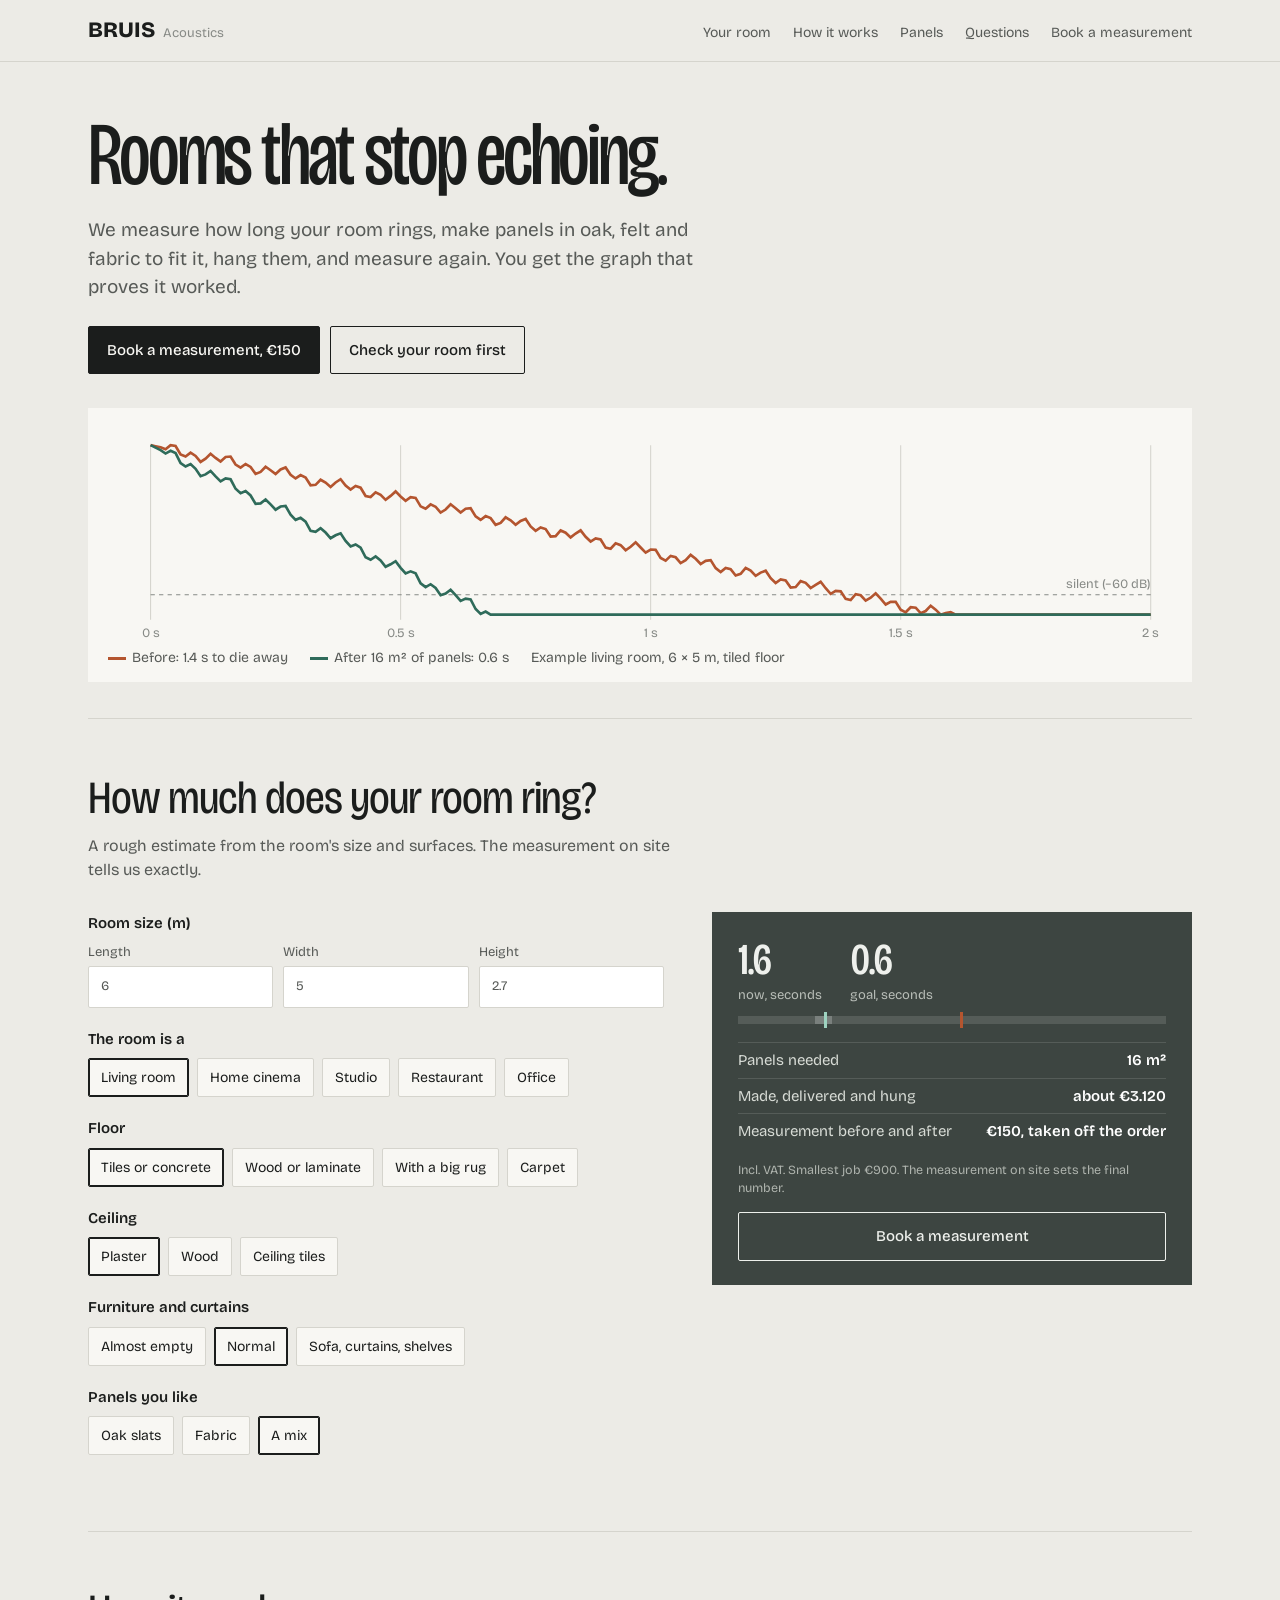
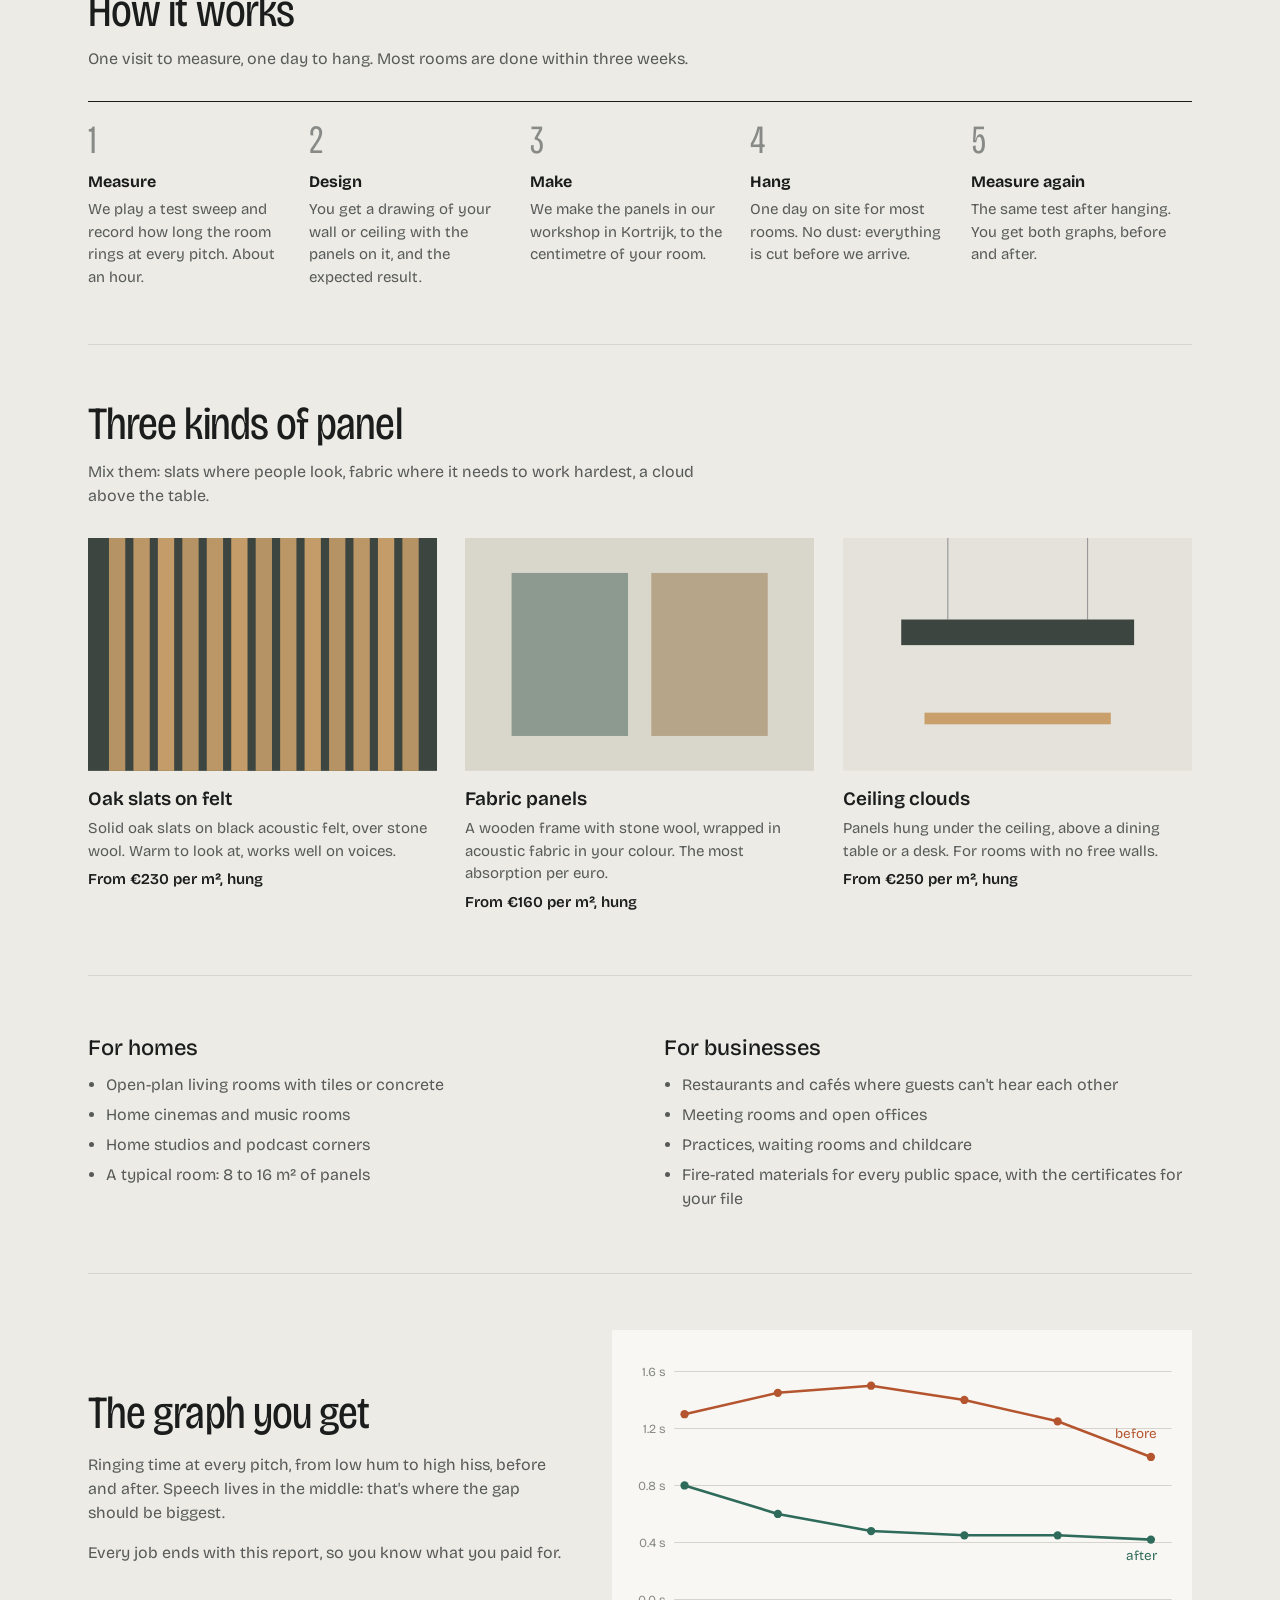
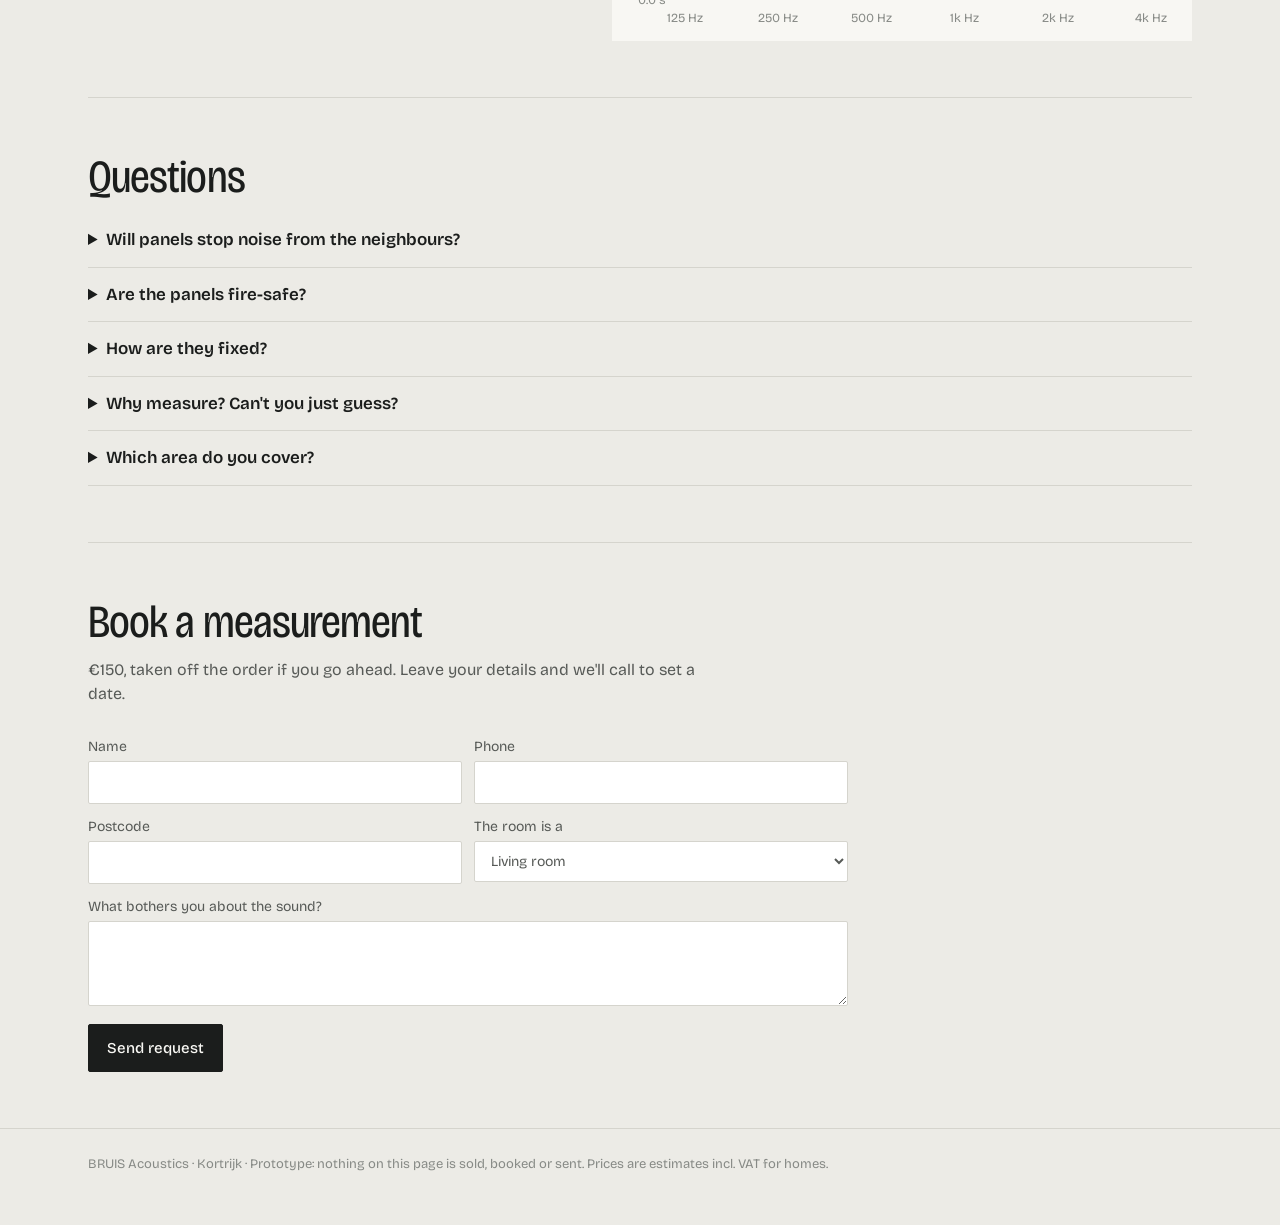
<file: acoustics/index.html>
<!DOCTYPE html>
<html lang="en">
<head>
<meta charset="utf-8">
<meta name="viewport" content="width=device-width, initial-scale=1">
<title>BRUIS Acoustics — quieter rooms, measured (prototype)</title>
<link rel="preconnect" href="https://fonts.googleapis.com">
<link rel="stylesheet" href="https://fonts.googleapis.com/css2?family=Bricolage+Grotesque:opsz,wdth,wght@12..96,75..100,300..800&display=swap">
<style>
:root {
  --bg: #ecebe6; --raised: #f8f7f3; --ink: #1b1d1c; --ink2: #575a57; --ink3: #878a86; --line: #d5d4cd;
  --felt: #3d4541; --oak: #c9a06b; --before: #b4552f; --after: #2f6b5a;
  --f: 'Bricolage Grotesque', system-ui, -apple-system, sans-serif;
}
* { box-sizing: border-box; }
html { scroll-behavior: smooth; }
body { margin: 0; background: var(--bg); color: var(--ink); font-family: var(--f); font-size: 16px; line-height: 1.5; -webkit-font-smoothing: antialiased; }
button, input, select, textarea { font: inherit; color: inherit; }
a { color: inherit; }
:focus-visible { outline: 2px solid var(--ink); outline-offset: 3px; }
.wrap { max-width: 1160px; margin: 0 auto; padding: 0 28px; }
header.top { border-bottom: 1px solid var(--line); position: sticky; top: 0; z-index: 10; background: var(--bg); }
header.top .wrap { display: flex; align-items: baseline; gap: 26px; padding-top: 14px; padding-bottom: 14px; }
.brand { display: flex; gap: 8px; align-items: baseline; text-decoration: none; }
.brand b { font-weight: 800; font-size: 22px; }
.brand small { color: var(--ink3); font-size: 13px; }
nav.links { margin-left: auto; display: flex; gap: 22px; font-size: 14px; }
nav.links a { text-decoration: none; color: var(--ink2); }

/* hero: the echo itself */
.hero { padding: 52px 0 36px; }
h1 { font-weight: 400; font-size: clamp(44px, 7vw, 96px); line-height: 0.92; letter-spacing: -0.035em; margin: 0 0 20px; font-variation-settings: 'wdth' 78, 'opsz' 96; max-width: 11em; }
.lede { font-size: 19px; color: var(--ink2); max-width: 32em; margin: 0 0 24px; }
.btns { display: flex; gap: 10px; flex-wrap: wrap; }
.btn { display: inline-block; border: 1px solid var(--ink); background: none; padding: 12px 18px; border-radius: 2px; cursor: pointer; text-decoration: none; font-weight: 500; font-size: 15px; }
.btn.pri { background: var(--ink); color: var(--raised); }
.decay { margin-top: 34px; background: var(--raised); padding: 18px 20px 14px; }
.decay svg { width: 100%; height: auto; display: block; }
.decay .cap { display: flex; flex-wrap: wrap; gap: 6px 22px; font-size: 14px; color: var(--ink2); margin-top: 8px; }
.decay .cap i { display: inline-block; width: 18px; height: 3px; vertical-align: middle; margin-right: 6px; }

section.block { border-top: 1px solid var(--line); padding: 56px 0; }
h2 { font-weight: 400; font-size: clamp(30px, 3.8vw, 46px); letter-spacing: -0.02em; line-height: 1.02; margin: 0 0 12px; font-variation-settings: 'wdth' 86, 'opsz' 72; }
.sub { color: var(--ink2); max-width: 38em; margin: 0 0 30px; }

/* calculator */
.calc { display: grid; grid-template-columns: 6fr 5fr; gap: 48px; align-items: start; }
.field { margin-bottom: 20px; }
.field > span { display: block; font-size: 15px; font-weight: 600; margin-bottom: 8px; }
.dims { display: grid; grid-template-columns: repeat(3, 1fr); gap: 10px; }
.dims label { font-size: 13px; color: var(--ink2); }
.dims input { width: 100%; border: 1px solid var(--line); background: #fff; padding: 10px 12px; border-radius: 2px; margin-top: 4px; }
.chips { display: flex; flex-wrap: wrap; gap: 8px; }
.chip { border: 1px solid var(--line); background: var(--raised); padding: 8px 12px; border-radius: 2px; cursor: pointer; font-size: 14px; }
.chip[aria-pressed=true] { border-color: var(--ink); box-shadow: inset 0 0 0 1px var(--ink); }
.res { background: var(--felt); color: #eef0ec; padding: 24px 26px; position: sticky; top: 76px; }
.res .big { display: flex; gap: 28px; align-items: baseline; margin-bottom: 14px; }
.res .big div { line-height: 1.1; }
.res .big b { display: block; font-size: 44px; font-weight: 500; font-variation-settings: 'wdth' 80; letter-spacing: -0.02em; }
.res .big small { color: #b9beb8; font-size: 13px; }
.res .row { display: flex; justify-content: space-between; padding: 6px 0; font-size: 15px; color: #d7dbd5; border-top: 1px solid rgba(255,255,255,.12); }
.res .row b { color: #fff; font-weight: 600; }
.res .note { font-size: 12.5px; color: #aeb3ad; margin: 12px 0 0; }
.res .btn { border-color: #eef0ec; color: #eef0ec; width: 100%; text-align: center; margin-top: 14px; }
.meter { height: 8px; background: rgba(255,255,255,.12); position: relative; margin: 4px 0 18px; }
.meter i { position: absolute; top: -4px; width: 3px; height: 16px; }
.meter .t { position: absolute; top: 0; height: 8px; background: rgba(255,255,255,.22); }

/* steps */
.steps { list-style: none; counter-reset: s; margin: 0; padding: 0; display: grid; grid-template-columns: repeat(5, 1fr); gap: 0; border-top: 1px solid var(--ink); }
.steps li { counter-increment: s; padding: 18px 18px 0 0; }
.steps li::before { content: counter(s); display: block; font-size: 40px; font-weight: 300; line-height: 1; margin-bottom: 10px; color: var(--ink3); font-variation-settings: 'wdth' 75; }
.steps b { display: block; margin-bottom: 4px; }
.steps p { margin: 0; color: var(--ink2); font-size: 15px; }

/* panels */
.panels { display: grid; grid-template-columns: repeat(3, 1fr); gap: 28px; }
.panel svg { width: 100%; height: auto; display: block; background: var(--raised); }
.panel h3 { margin: 14px 0 4px; font-size: 19px; font-weight: 600; }
.panel p { margin: 0 0 6px; color: var(--ink2); font-size: 15px; }
.panel .pr { color: var(--ink); font-weight: 600; }

.two { display: grid; grid-template-columns: 1fr 1fr; gap: 48px; }
.two h3 { font-size: 22px; font-weight: 500; margin: 0 0 8px; }
.two ul { margin: 0; padding-left: 18px; color: var(--ink2); }
.two li { margin-bottom: 6px; }

.proof { display: grid; grid-template-columns: 5fr 6fr; gap: 40px; align-items: center; }
.proof svg { width: 100%; height: auto; background: var(--raised); }
.proof p { color: var(--ink2); }

.faq details { border-bottom: 1px solid var(--line); padding: 14px 0; }
.faq summary { cursor: pointer; font-weight: 600; font-size: 17px; }
.faq p { color: var(--ink2); margin: 8px 0 0; max-width: 46em; }

form.ask { display: grid; grid-template-columns: 1fr 1fr; gap: 12px; max-width: 760px; }
form.ask label { font-size: 14px; color: var(--ink2); }
form.ask input, form.ask select, form.ask textarea { width: 100%; border: 1px solid var(--line); background: #fff; padding: 10px 12px; border-radius: 2px; margin-top: 4px; }
form.ask .full { grid-column: 1 / -1; }
#sent { margin: 12px 0 0; font-weight: 600; }

footer { border-top: 1px solid var(--line); padding: 26px 0 50px; color: var(--ink3); font-size: 13px; }

@media (max-width: 860px) {
  nav.links { display: none; }
  .calc, .two, .proof { grid-template-columns: 1fr; }
  .res { position: static; }
  .steps { grid-template-columns: 1fr 1fr; }
  .panels { grid-template-columns: 1fr; }
}
@media (max-width: 520px) {
  .wrap { padding: 0 18px; }
  .dims { grid-template-columns: 1fr 1fr 1fr; gap: 6px; }
  .steps { grid-template-columns: 1fr; }
  form.ask { grid-template-columns: 1fr; }
  .res .big b { font-size: 36px; }
}
@media (prefers-reduced-motion: reduce) { * { animation: none !important; transition: none !important; } }
</style>
</head>
<body>
<header class="top"><div class="wrap">
  <a class="brand" href="#"><b>BRUIS</b><small>Acoustics</small></a>
  <nav class="links"><a href="#calc">Your room</a><a href="#how">How it works</a><a href="#panels">Panels</a><a href="#faq">Questions</a><a href="#ask">Book a measurement</a></nav>
</div></header>

<main class="wrap">
  <section class="hero">
    <h1>Rooms that stop echoing.</h1>
    <p class="lede">We measure how long your room rings, make panels in oak, felt and fabric to fit it, hang them, and measure again. You get the graph that proves it worked.</p>
    <div class="btns"><a class="btn pri" href="#ask">Book a measurement, €150</a><a class="btn" href="#calc">Check your room first</a></div>
    <div class="decay" aria-label="Example: how long a clap rings in a room before and after panels">
      <svg viewBox="0 0 1000 200" role="img" aria-labelledby="dt">
        <title id="dt">Sound level after a clap: before, it takes 1.4 seconds to die away; after, 0.6 seconds</title>
        <g id="hgrid"></g>
        <path id="hb" fill="none" stroke="var(--before)" stroke-width="2.5"/>
        <path id="ha" fill="none" stroke="var(--after)" stroke-width="2.5"/>
      </svg>
      <div class="cap"><span><i style="background:var(--before)"></i>Before: 1.4 s to die away</span><span><i style="background:var(--after)"></i>After 16 m² of panels: 0.6 s</span><span>Example living room, 6 × 5 m, tiled floor</span></div>
    </div>
  </section>

  <section class="block" id="calc">
    <h2>How much does your room ring?</h2>
    <p class="sub">A rough estimate from the room's size and surfaces. The measurement on site tells us exactly.</p>
    <div class="calc">
      <div>
        <div class="field"><span>Room size (m)</span>
          <div class="dims">
            <label>Length<input type="number" id="L" min="2" max="40" step="0.1" value="6"></label>
            <label>Width<input type="number" id="W" min="2" max="40" step="0.1" value="5"></label>
            <label>Height<input type="number" id="H" min="2" max="8" step="0.1" value="2.7"></label>
          </div>
        </div>
        <div class="field"><span>The room is a</span><div class="chips" data-k="use"></div></div>
        <div class="field"><span>Floor</span><div class="chips" data-k="floor"></div></div>
        <div class="field"><span>Ceiling</span><div class="chips" data-k="ceil"></div></div>
        <div class="field"><span>Furniture and curtains</span><div class="chips" data-k="furn"></div></div>
        <div class="field"><span>Panels you like</span><div class="chips" data-k="panel"></div></div>
      </div>
      <aside class="res" aria-live="polite">
        <div class="big"><div><b id="rtNow">–</b><small>now, seconds</small></div><div><b id="rtGoal">–</b><small>goal, seconds</small></div></div>
        <div class="meter" aria-hidden="true"><span class="t" id="mT"></span><i id="mNow" style="background:var(--before)"></i><i id="mGoal" style="background:#9ed3c0"></i></div>
        <div class="row"><span>Panels needed</span><b id="m2">–</b></div>
        <div class="row"><span>Made, delivered and hung</span><b id="pr">–</b></div>
        <div class="row"><span>Measurement before and after</span><b>€150, taken off the order</b></div>
        <p class="note" id="vat"></p>
        <a class="btn" href="#ask">Book a measurement</a>
      </aside>
    </div>
  </section>

  <section class="block" id="how">
    <h2>How it works</h2>
    <p class="sub">One visit to measure, one day to hang. Most rooms are done within three weeks.</p>
    <ol class="steps">
      <li><b>Measure</b><p>We play a test sweep and record how long the room rings at every pitch. About an hour.</p></li>
      <li><b>Design</b><p>You get a drawing of your wall or ceiling with the panels on it, and the expected result.</p></li>
      <li><b>Make</b><p>We make the panels in our workshop in Kortrijk, to the centimetre of your room.</p></li>
      <li><b>Hang</b><p>One day on site for most rooms. No dust: everything is cut before we arrive.</p></li>
      <li><b>Measure again</b><p>The same test after hanging. You get both graphs, before and after.</p></li>
    </ol>
  </section>

  <section class="block" id="panels">
    <h2>Three kinds of panel</h2>
    <p class="sub">Mix them: slats where people look, fabric where it needs to work hardest, a cloud above the table.</p>
    <div class="panels">
      <div class="panel">
        <svg viewBox="0 0 300 200" aria-hidden="true"><rect width="300" height="200" fill="var(--felt)"/><g id="slats"></g></svg>
        <h3>Oak slats on felt</h3><p>Solid oak slats on black acoustic felt, over stone wool. Warm to look at, works well on voices.</p><p class="pr">From €230 per m², hung</p>
      </div>
      <div class="panel">
        <svg viewBox="0 0 300 200" aria-hidden="true"><rect width="300" height="200" fill="#d9d6cc"/><rect x="40" y="30" width="100" height="140" fill="#8c9a8f"/><rect x="160" y="30" width="100" height="140" fill="#b7a58a"/></svg>
        <h3>Fabric panels</h3><p>A wooden frame with stone wool, wrapped in acoustic fabric in your colour. The most absorption per euro.</p><p class="pr">From €160 per m², hung</p>
      </div>
      <div class="panel">
        <svg viewBox="0 0 300 200" aria-hidden="true"><rect width="300" height="200" fill="#e4e2db"/><line x1="90" y1="0" x2="90" y2="70" stroke="#999" /><line x1="210" y1="0" x2="210" y2="70" stroke="#999"/><rect x="50" y="70" width="200" height="22" fill="var(--felt)"/><rect x="70" y="150" width="160" height="10" fill="var(--oak)"/></svg>
        <h3>Ceiling clouds</h3><p>Panels hung under the ceiling, above a dining table or a desk. For rooms with no free walls.</p><p class="pr">From €250 per m², hung</p>
      </div>
    </div>
  </section>

  <section class="block">
    <div class="two">
      <div><h3>For homes</h3><ul>
        <li>Open-plan living rooms with tiles or concrete</li>
        <li>Home cinemas and music rooms</li>
        <li>Home studios and podcast corners</li>
        <li>A typical room: 8 to 16 m² of panels</li>
      </ul></div>
      <div><h3>For businesses</h3><ul>
        <li>Restaurants and cafés where guests can't hear each other</li>
        <li>Meeting rooms and open offices</li>
        <li>Practices, waiting rooms and childcare</li>
        <li>Fire-rated materials for every public space, with the certificates for your file</li>
      </ul></div>
    </div>
  </section>

  <section class="block">
    <div class="proof">
      <div>
        <h2>The graph you get</h2>
        <p>Ringing time at every pitch, from low hum to high hiss, before and after. Speech lives in the middle: that's where the gap should be biggest.</p>
        <p>Every job ends with this report, so you know what you paid for.</p>
      </div>
      <svg viewBox="0 0 560 300" role="img" aria-labelledby="pt"><title id="pt">Example report: ringing time per pitch before and after panels</title><g id="proof"></g></svg>
    </div>
  </section>

  <section class="block faq" id="faq">
    <h2>Questions</h2>
    <details><summary>Will panels stop noise from the neighbours?</summary><p>No. Panels stop echo inside the room. Keeping sound out of a room is soundproofing, which means building work. We'll tell you honestly if that's what you need.</p></details>
    <details><summary>Are the panels fire-safe?</summary><p>For restaurants, offices and other public spaces we only use materials with an official fire rating (at least B-s2, d0) and give you the certificates. Oak slats for public spaces get a fire-retardant treatment.</p></details>
    <details><summary>How are they fixed?</summary><p>Screwed to the wall or hung from the ceiling on cables. They come off again without damage, apart from a few screw holes.</p></details>
    <details><summary>Why measure? Can't you just guess?</summary><p>A guess puts too much or too little on the wall. Measuring shows which pitches ring, where, and how much panel you really need. You pay for less panel, not more.</p></details>
    <details><summary>Which area do you cover?</summary><p>Kortrijk and the rest of West and East Flanders. Further away on request, with a travel cost by distance.</p></details>
  </section>

  <section class="block" id="ask">
    <h2>Book a measurement</h2>
    <p class="sub">€150, taken off the order if you go ahead. Leave your details and we'll call to set a date.</p>
    <form class="ask" id="form">
      <label>Name<input required name="n" autocomplete="name"></label>
      <label>Phone<input required name="p" type="tel" autocomplete="tel"></label>
      <label>Postcode<input required name="z" inputmode="numeric" autocomplete="postal-code"></label>
      <label>The room is a<select name="r"><option>Living room</option><option>Home cinema or studio</option><option>Restaurant or café</option><option>Office or meeting room</option><option>Something else</option></select></label>
      <label class="full">What bothers you about the sound?<textarea name="t" rows="3"></textarea></label>
      <div class="full"><button class="btn pri" type="submit">Send request</button><p id="sent" hidden>Request noted. This is a prototype: nothing was sent.</p></div>
    </form>
  </section>
</main>
<footer><div class="wrap">BRUIS Acoustics · Kortrijk · Prototype: nothing on this page is sold, booked or sent. Prices are estimates incl. VAT for homes.</div></footer>

<script>
/* Sabine's formula: ringing time = 0.161 × room volume ÷ total absorption */
const OPTS = {
  use: [['living', 'Living room', 0.6], ['cinema', 'Home cinema', 0.35], ['studio', 'Studio', 0.3], ['resto', 'Restaurant', 0.6], ['office', 'Office', 0.5]],
  floor: [['tile', 'Tiles or concrete', 0.02], ['wood', 'Wood or laminate', 0.07], ['rug', 'With a big rug', 0.15], ['carpet', 'Carpet', 0.3]],
  ceil: [['plaster', 'Plaster', 0.03], ['wood', 'Wood', 0.08], ['tiles', 'Ceiling tiles', 0.5]],
  furn: [['bare', 'Almost empty', 0.07], ['normal', 'Normal', 0.15], ['full', 'Sofa, curtains, shelves', 0.25]],
  panel: [['slat', 'Oak slats', 230, 0.8], ['fabric', 'Fabric', 160, 0.95], ['mix', 'A mix', 195, 0.88]]
};
const S = { use: 'living', floor: 'tile', ceil: 'plaster', furn: 'normal', panel: 'mix' };
const get = k => OPTS[k].find(o => o[0] === S[k]);
document.querySelectorAll('.chips').forEach(box => {
  const k = box.dataset.k;
  box.innerHTML = OPTS[k].map(o => `<button type="button" class="chip" data-v="${o[0]}">${o[1]}</button>`).join('');
  box.addEventListener('click', e => { const b = e.target.closest('.chip'); if (!b) return; S[k] = b.dataset.v; calc(); });
});
['L', 'W', 'H'].forEach(id => document.getElementById(id).addEventListener('input', calc));
const eur = n => '€' + Math.round(n).toLocaleString('nl-BE');
function calc() {
  document.querySelectorAll('.chips').forEach(box => box.querySelectorAll('.chip').forEach(b => b.setAttribute('aria-pressed', b.dataset.v === S[box.dataset.k])));
  const L = Math.max(2, +document.getElementById('L').value || 0), W = Math.max(2, +document.getElementById('W').value || 0), H = Math.max(2, +document.getElementById('H').value || 0);
  const V = L * W * H, floor = L * W, walls = 2 * (L + W) * H;
  const A0 = floor * get('floor')[2] + floor * get('ceil')[2] + walls * 0.04 + floor * get('furn')[2];
  const now = 0.161 * V / A0, goal = get('use')[2];
  const p = get('panel'), need = Math.max(0, (0.161 * V / goal - A0) / (p[3] - 0.04));
  const m2 = Math.ceil(need);
  document.getElementById('rtNow').textContent = now.toFixed(1);
  document.getElementById('rtGoal').textContent = goal.toFixed(1);
  document.getElementById('m2').textContent = m2 ? `${m2} m²` : 'none needed';
  const price = m2 ? Math.max(900, m2 * p[2]) : 0;
  document.getElementById('pr').textContent = m2 ? `about ${eur(price)}` : '–';
  document.getElementById('vat').textContent = S.use === 'resto' || S.use === 'office'
    ? 'Business prices are the same amount excl. VAT if BRUIS charges VAT. Fire-rated materials included.'
    : 'Incl. VAT. Smallest job €900. The measurement on site sets the final number.';
  const max = 3, pos = v => Math.min(100, v / max * 100) + '%';
  document.getElementById('mNow').style.left = pos(now);
  document.getElementById('mGoal').style.left = pos(goal);
  const t = document.getElementById('mT'); t.style.left = pos(goal * 0.9); t.style.width = (goal * 0.2 / max * 100) + '%';
}
calc();

/* hero decay curves: level in dB falls by 60 dB over the ringing time */
(function () {
  const W = 1000, H = 200, T = 2, top = 18, bot = 182, y = db => top + (-db / 70) * (bot - top), x = t => 40 + t / T * (W - 60);
  const curve = rt => { let d = ''; for (let i = 0; i <= 200; i++) { const t = i / 200 * T; const n = Math.sin(i * 1.7) * 1.6 + Math.sin(i * 0.53) * 1.1; const db = Math.max(-68, -60 * t / rt + (t > 0.02 ? n : 0)); d += (i ? 'L' : 'M') + x(t).toFixed(1) + ' ' + y(db).toFixed(1); } return d; };
  document.getElementById('hb').setAttribute('d', curve(1.4));
  document.getElementById('ha').setAttribute('d', curve(0.6));
  let g = '';
  for (let s = 0; s <= T; s += 0.5) g += `<line x1="${x(s)}" x2="${x(s)}" y1="${top}" y2="${bot}" stroke="var(--line)"/><text x="${x(s)}" y="198" font-size="12" text-anchor="middle" fill="var(--ink3)">${s} s</text>`;
  g += `<line x1="40" x2="${W - 20}" y1="${y(-60)}" y2="${y(-60)}" stroke="var(--ink3)" stroke-dasharray="4 4"/><text x="${W - 20}" y="${y(-60) - 6}" font-size="12" text-anchor="end" fill="var(--ink3)">silent (−60 dB)</text>`;
  document.getElementById('hgrid').innerHTML = g;
})();

/* slats */
(function () { let s = ''; for (let i = 0; i < 13; i++) s += `<rect x="${18 + i * 21}" y="0" width="14" height="200" fill="var(--oak)" opacity="${0.86 + (i % 3) * 0.05}"/>`; document.getElementById('slats').innerHTML = s; })();

/* proof chart: ringing time per octave */
(function () {
  const f = ['125', '250', '500', '1k', '2k', '4k'], b = [1.3, 1.45, 1.5, 1.4, 1.25, 1.0], a = [0.8, 0.6, 0.48, 0.45, 0.45, 0.42];
  const X = i => 70 + i * 90, Y = v => 260 - v / 1.6 * 220;
  let s = '';
  for (let v = 0; v <= 1.6; v += 0.4) s += `<line x1="60" x2="540" y1="${Y(v)}" y2="${Y(v)}" stroke="var(--line)"/><text x="52" y="${Y(v) + 4}" font-size="12" text-anchor="end" fill="var(--ink3)">${v.toFixed(1)} s</text>`;
  f.forEach((l, i) => s += `<text x="${X(i)}" y="282" font-size="12" text-anchor="middle" fill="var(--ink3)">${l} Hz</text>`);
  const line = (d, c) => `<polyline fill="none" stroke="${c}" stroke-width="2.5" points="${d.map((v, i) => X(i) + ',' + Y(v)).join(' ')}"/>` + d.map((v, i) => `<circle cx="${X(i)}" cy="${Y(v)}" r="4" fill="${c}"/>`).join('');
  s += line(b, 'var(--before)') + line(a, 'var(--after)');
  s += `<text x="${X(5) + 6}" y="${Y(b[5]) - 10}" font-size="13" text-anchor="end" fill="var(--before)" dy="-8">before</text><text x="${X(5) + 6}" y="${Y(a[5]) + 20}" font-size="13" text-anchor="end" fill="var(--after)">after</text>`;
  document.getElementById('proof').innerHTML = s;
})();

document.getElementById('form').addEventListener('submit', e => { e.preventDefault(); document.getElementById('sent').hidden = false; });
</script>
</body>
</html>
</file>
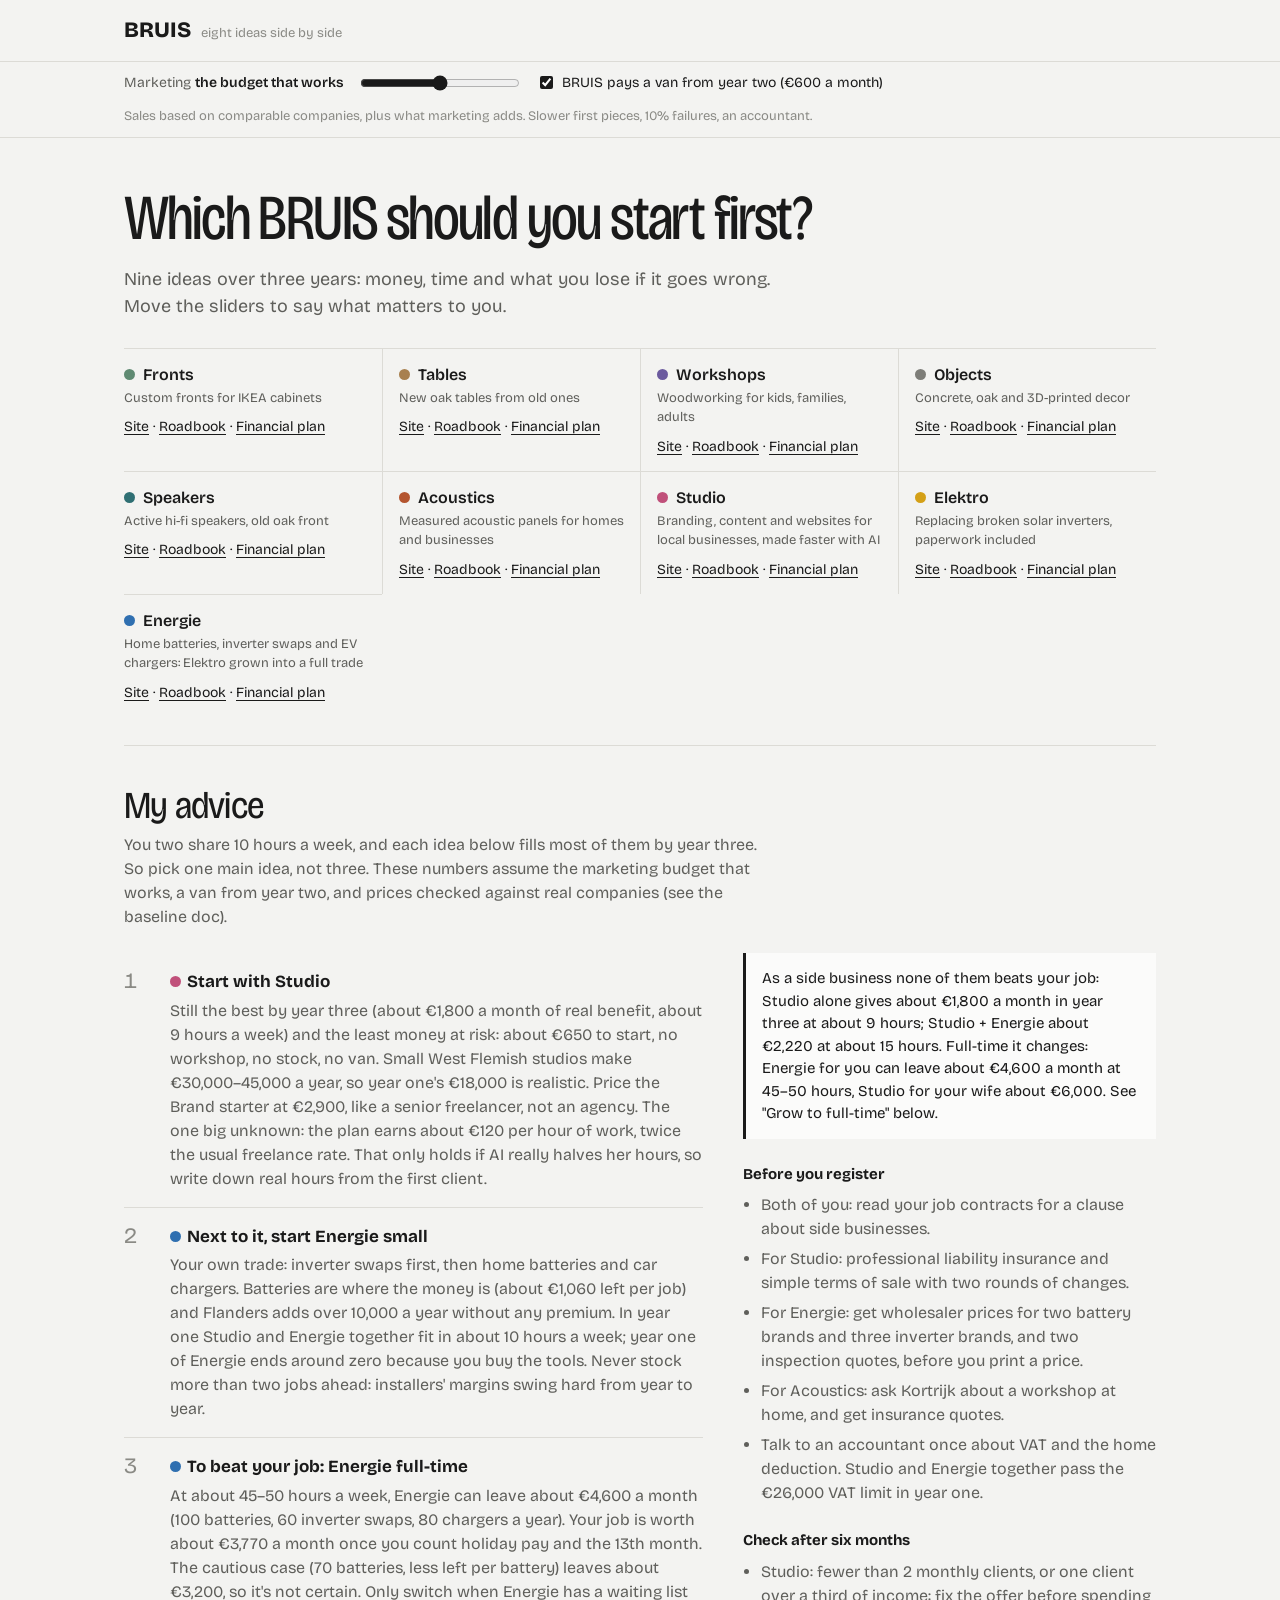
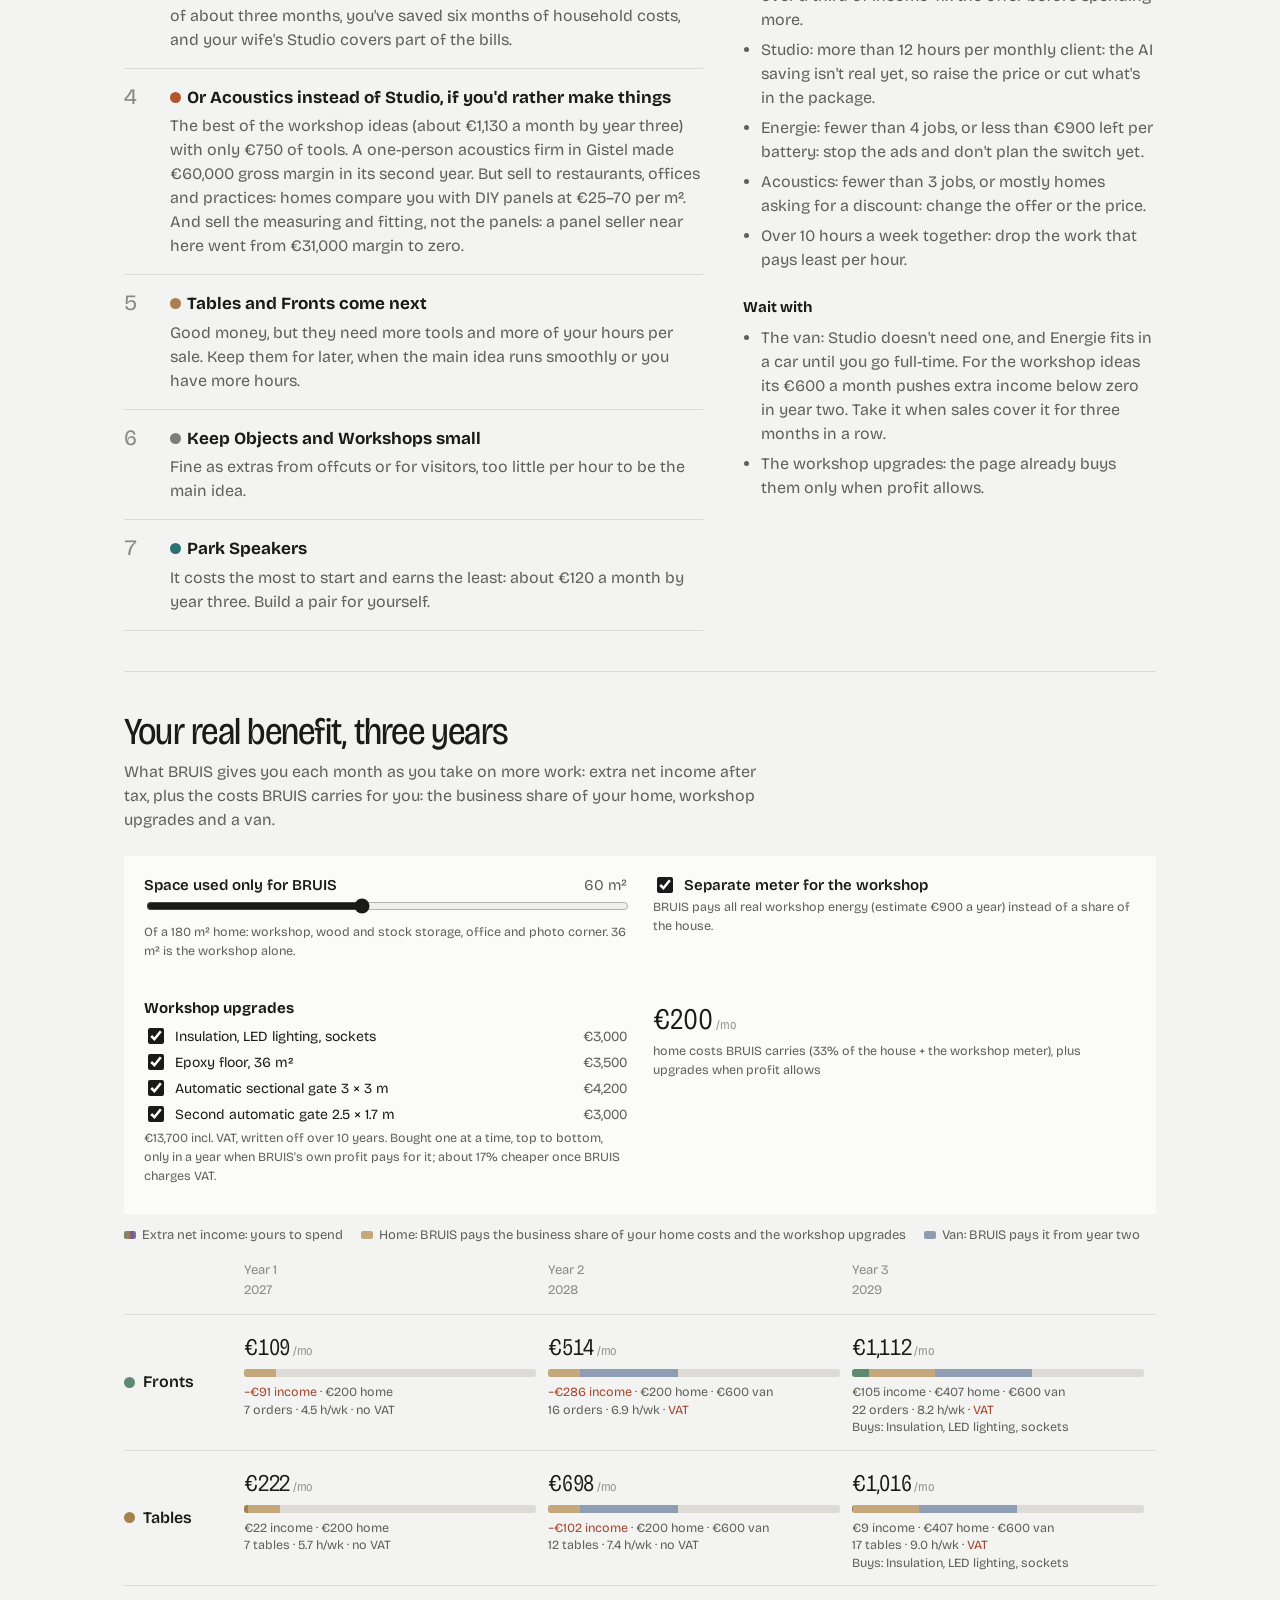
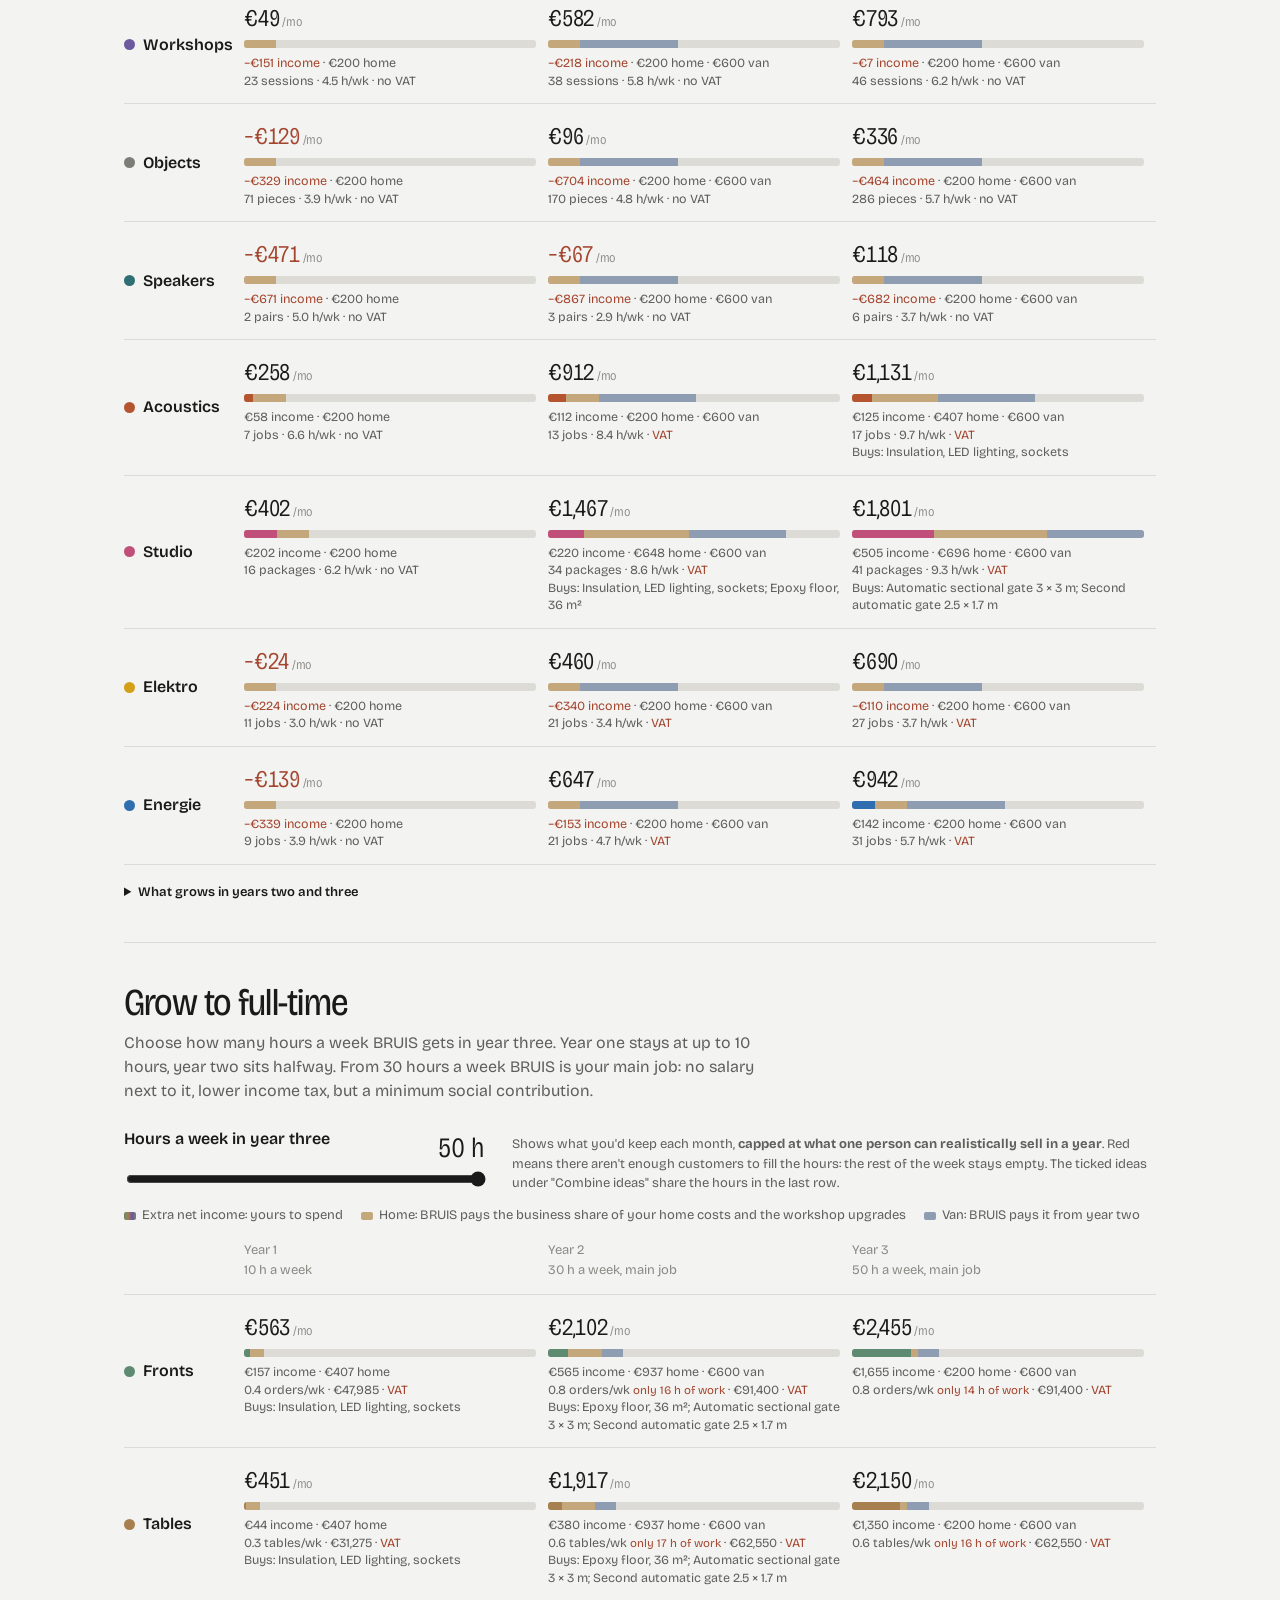
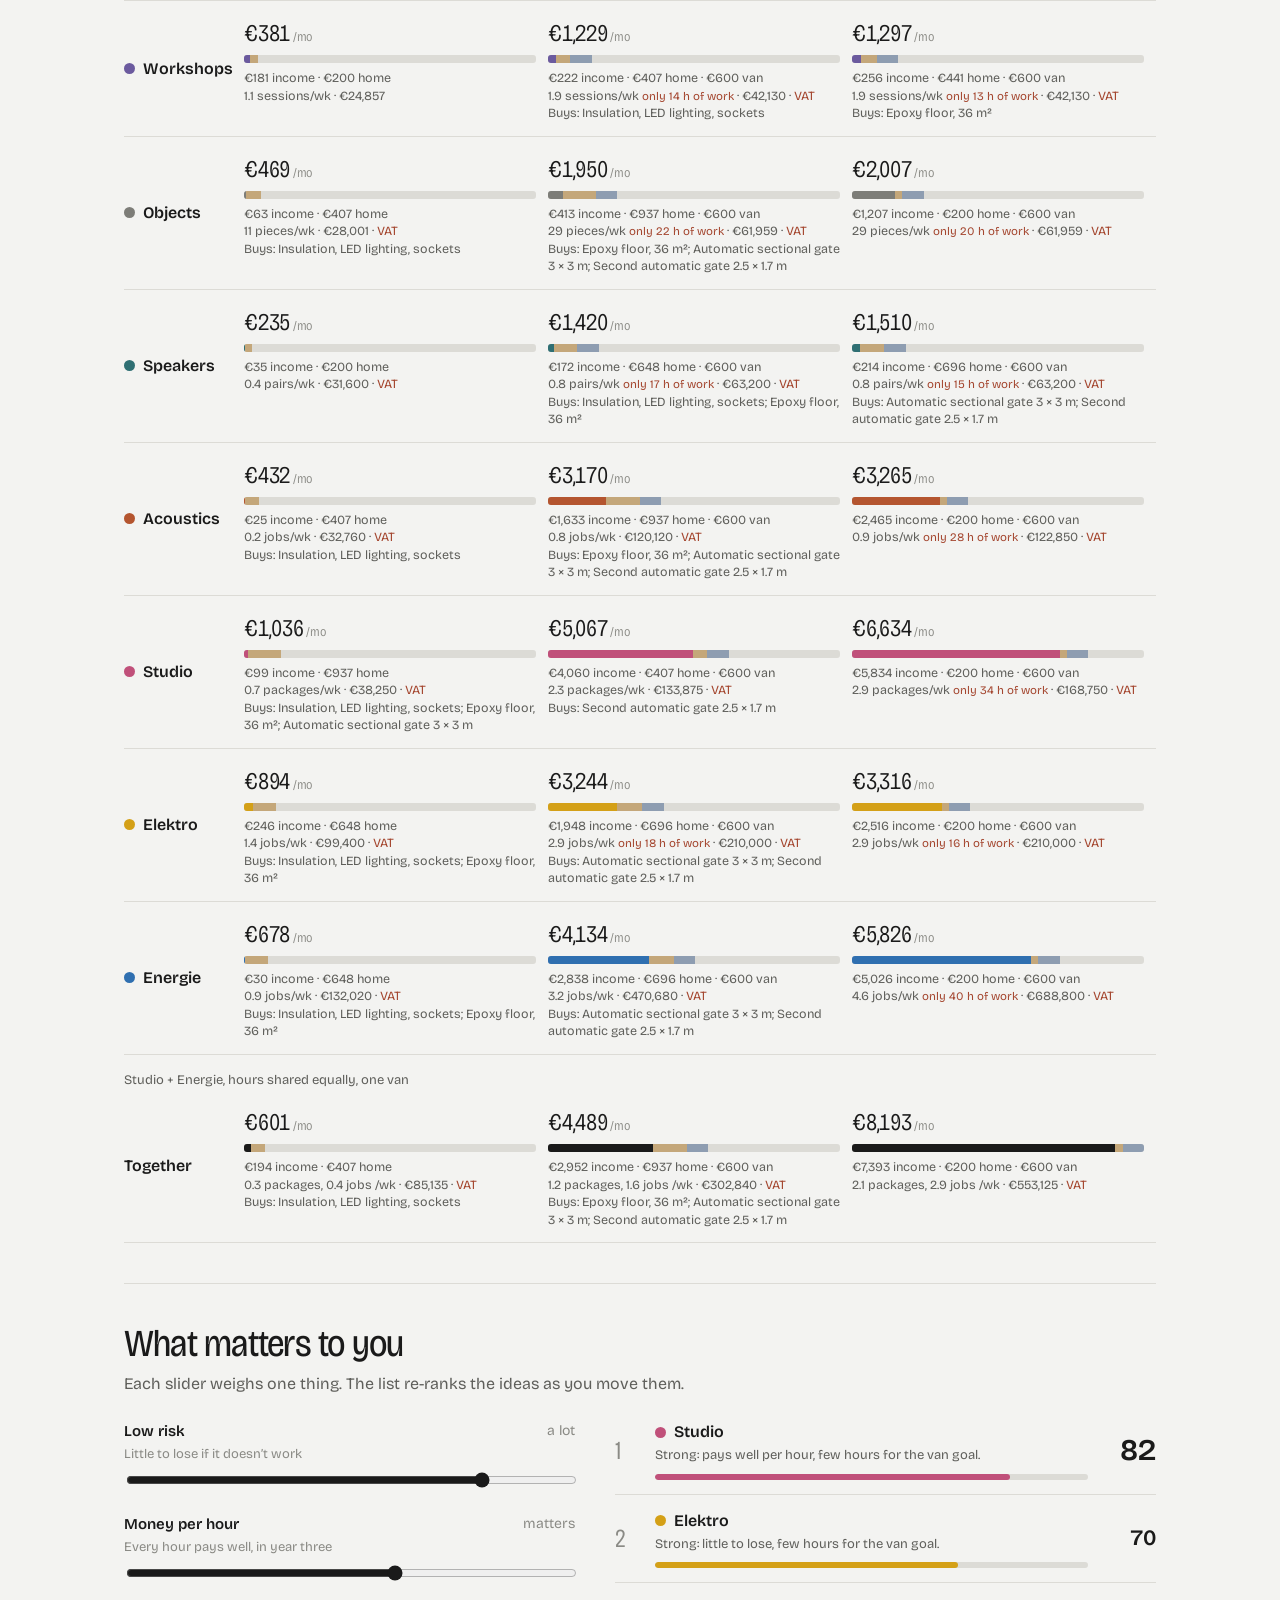
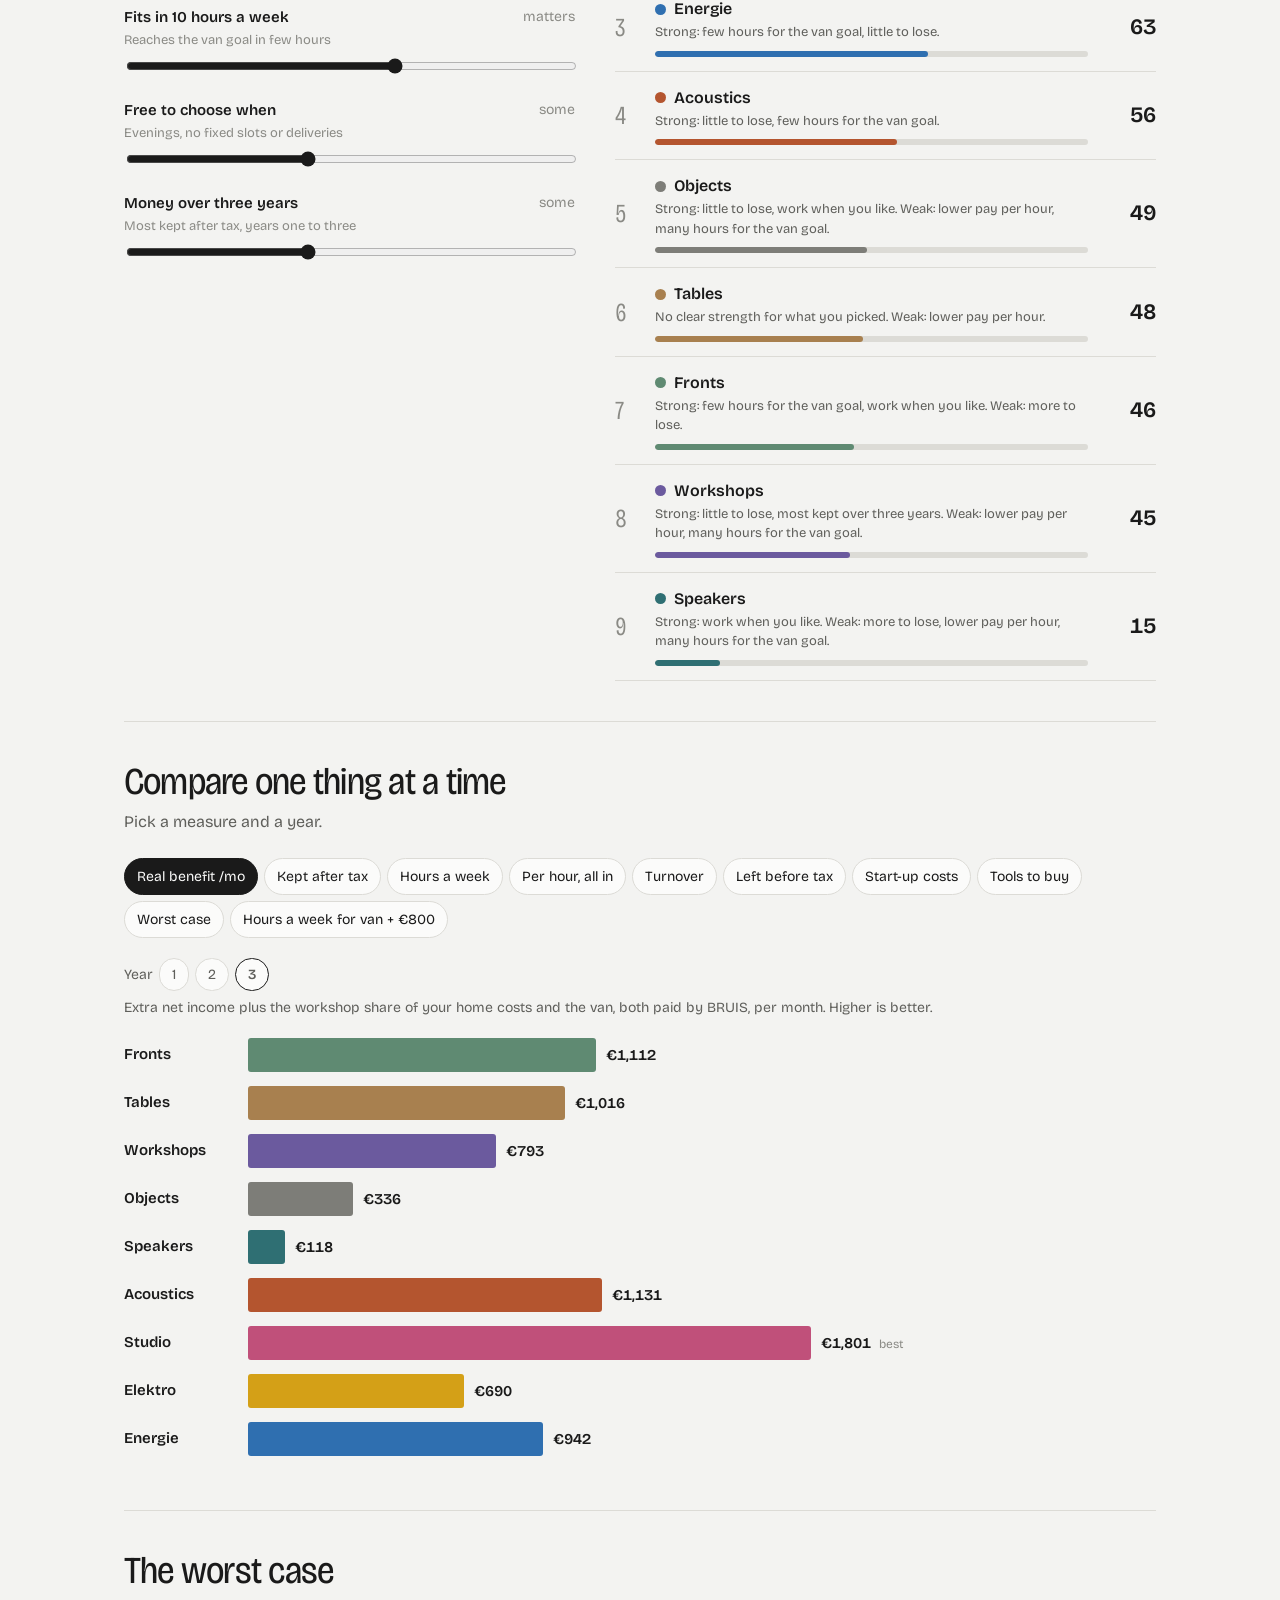
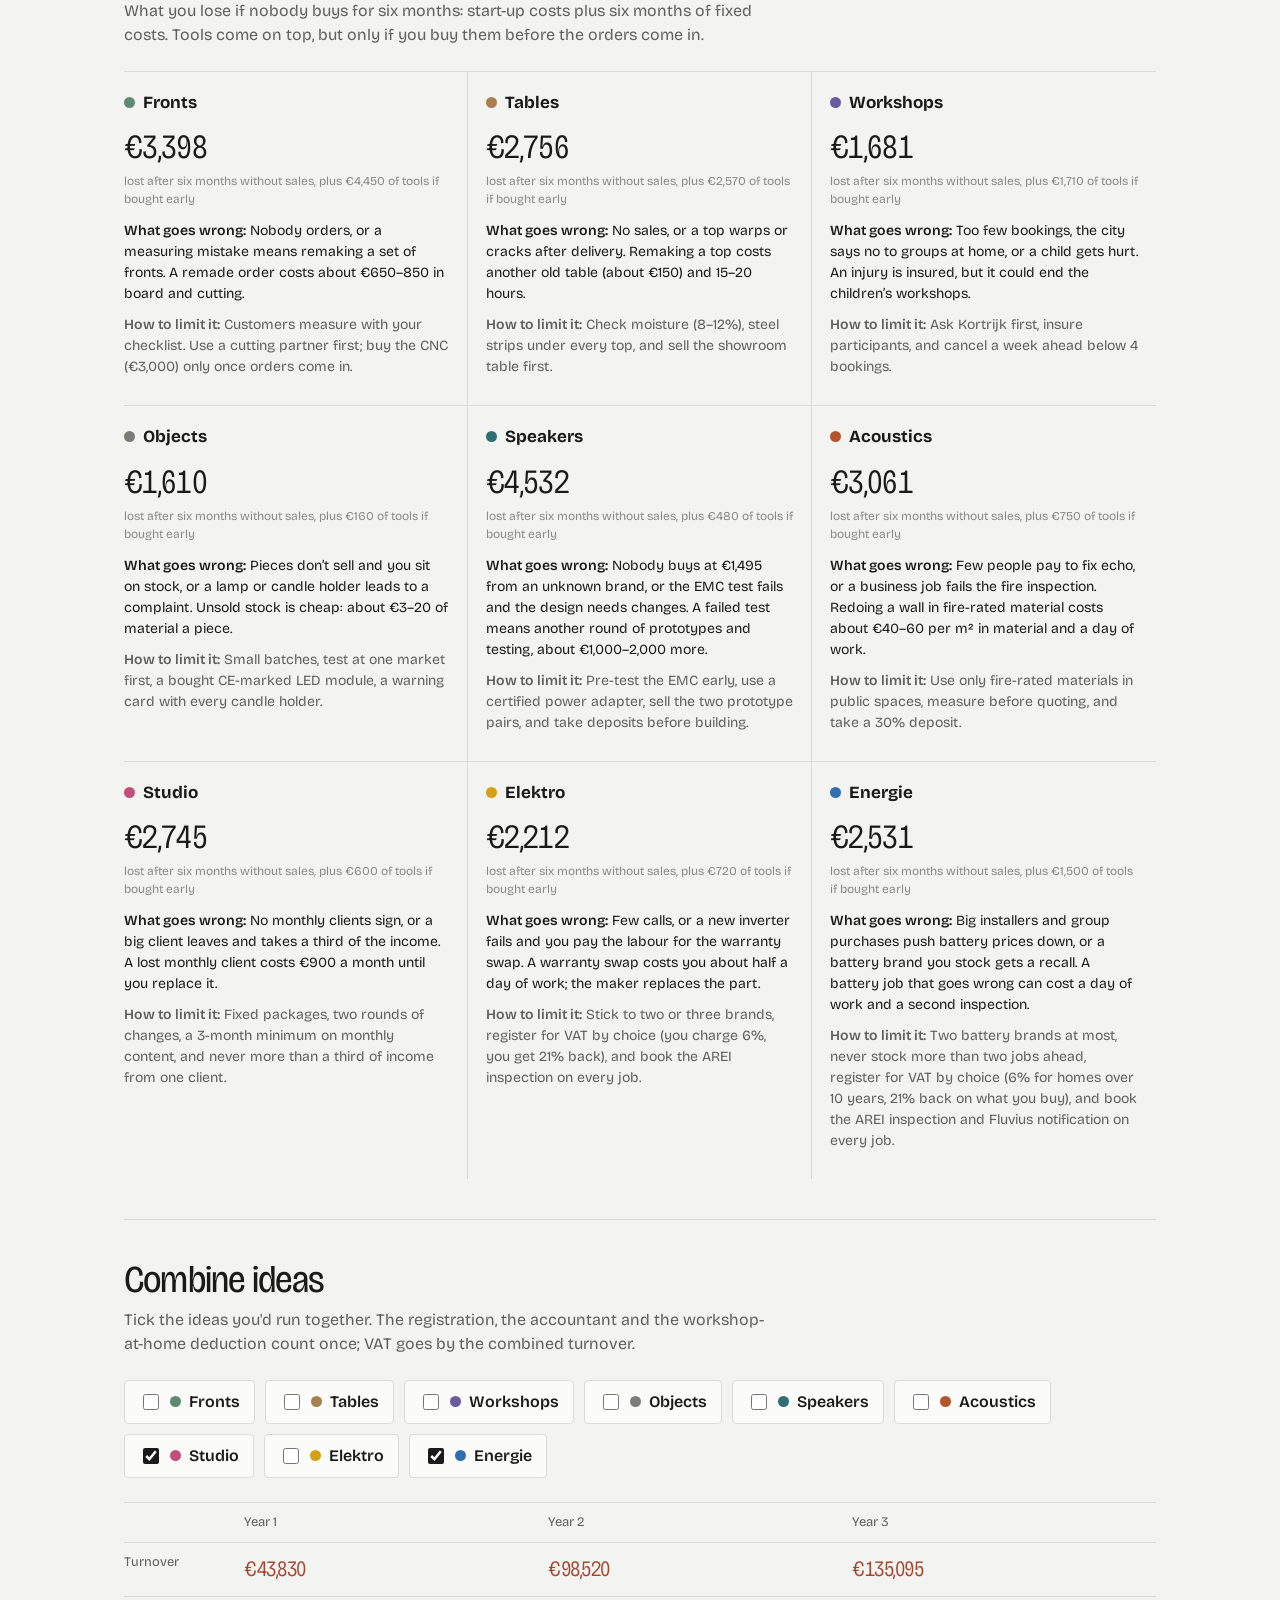
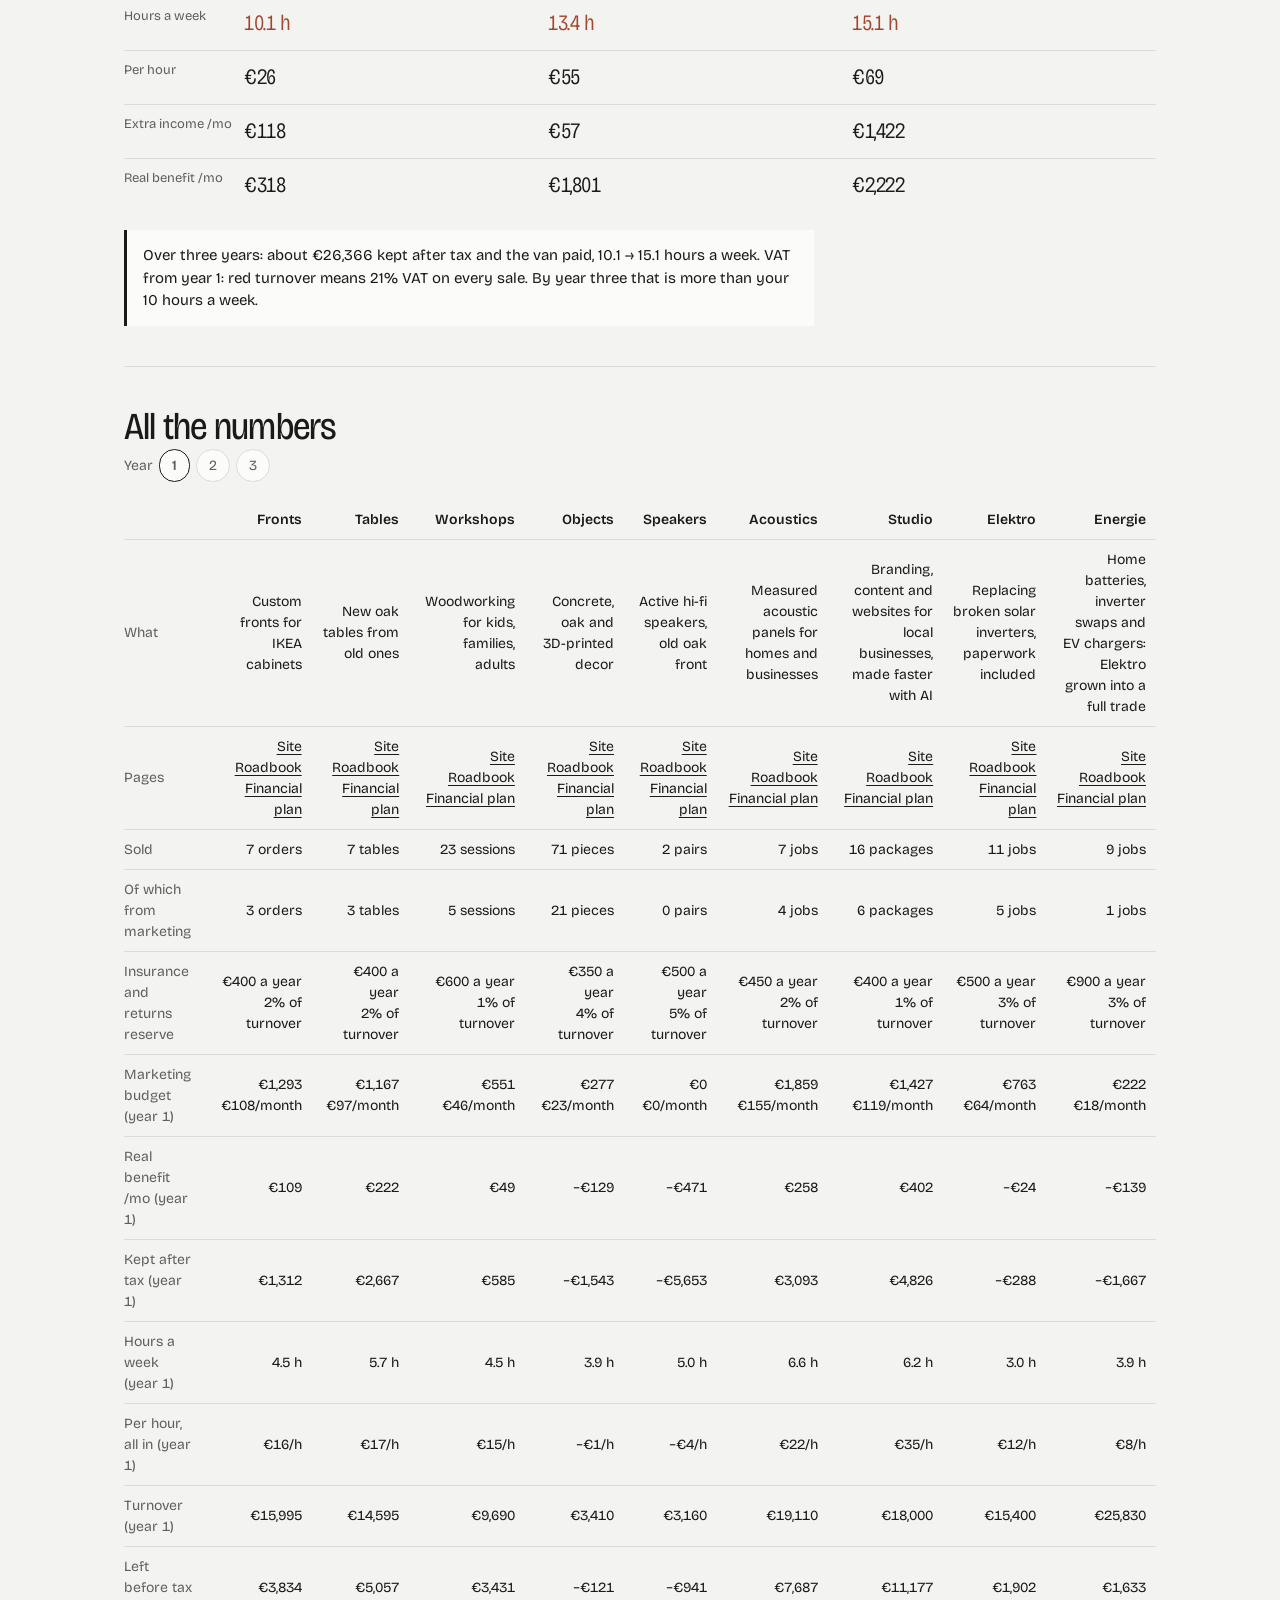
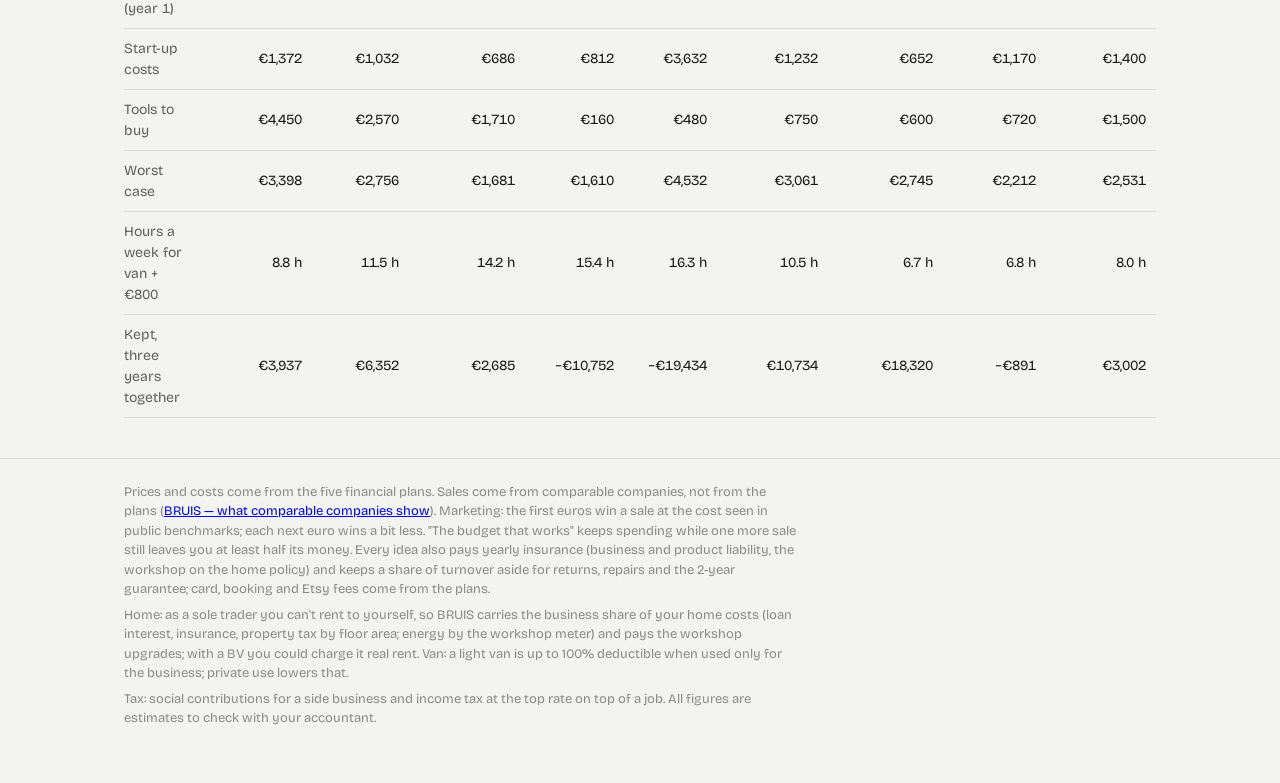
<file: compare/index.html>
<!DOCTYPE html>
<html lang="en">
<head>
<meta charset="utf-8">
<meta name="viewport" content="width=device-width, initial-scale=1">
<title>BRUIS — nine ideas side by side</title>
<link rel="preconnect" href="https://fonts.googleapis.com">
<link rel="stylesheet" href="https://fonts.googleapis.com/css2?family=Bricolage+Grotesque:opsz,wdth,wght@12..96,75..100,300..800&display=swap">
<style>
:root {
  --bg: #f3f3f1; --raised: #fbfbfa; --ink: #1a1a1a; --ink2: #5f5f5b; --ink3: #8a8a85; --line: #dcdbd6;
  --fronts: #5f8a72; --tables: #a8804f; --workshops: #6b5a9e; --objects: #7d7d78; --speakers: #2f6f73; --acoustics: #b4552f; --studio: #c0507a; --elektro: #d4a017; --energie: #2f6fb0;
  --warn: #a4462f;
  --f: 'Bricolage Grotesque', system-ui, -apple-system, sans-serif;
}
* { box-sizing: border-box; }
body { margin: 0; background: var(--bg); color: var(--ink); font-family: var(--f); font-size: 16px; line-height: 1.5; -webkit-font-smoothing: antialiased; }
button, input { font: inherit; color: inherit; }
.wrap { max-width: 1080px; margin: 0 auto; padding: 0 24px; }
header { border-bottom: 1px solid var(--line); }
header .wrap { display: flex; align-items: baseline; gap: 10px; padding-top: 14px; padding-bottom: 14px; }
header b { font-weight: 800; font-size: 22px; }
header small { color: var(--ink3); font-size: 13px; }
.hero { padding: 48px 0 28px; }
h1 { font-weight: 400; font-size: clamp(36px, 5.4vw, 64px); line-height: 1; letter-spacing: -0.025em; margin: 0 0 16px; font-variation-settings: 'wdth' 85, 'opsz' 96; max-width: 14em; }
.lede { color: var(--ink2); font-size: 18px; max-width: 38em; margin: 0; }
section { border-top: 1px solid var(--line); padding: 40px 0; }
h2 { font-weight: 400; font-size: clamp(26px, 3.2vw, 38px); letter-spacing: -0.02em; line-height: 1.05; margin: 0 0 8px; font-variation-settings: 'wdth' 90, 'opsz' 72; }
.sub { color: var(--ink2); margin: 0 0 24px; max-width: 40em; }
.key { display: flex; gap: 18px; flex-wrap: wrap; font-size: 14px; color: var(--ink2); margin-top: 22px; }
.key span { display: inline-flex; align-items: center; gap: 7px; }
.dot { width: 11px; height: 11px; border-radius: 50%; display: inline-block; flex: none; }

/* priorities */
.prio { display: grid; grid-template-columns: 5fr 6fr; gap: 40px; align-items: start; }
.slider { margin-bottom: 18px; }
.slider label { display: flex; justify-content: space-between; font-weight: 600; font-size: 15px; }
.slider label output { font-weight: 400; color: var(--ink3); font-size: 14px; }
.slider p { margin: 2px 0 6px; font-size: 13px; color: var(--ink3); }
input[type=range] { width: 100%; accent-color: var(--ink); }
.rank { list-style: none; margin: 0; padding: 0; }
.rank li { display: grid; grid-template-columns: 28px 1fr 56px; gap: 12px; align-items: center; padding: 14px 0; border-bottom: 1px solid var(--line); }
.rank li:first-child { padding-top: 0; }
.rank .n { font-size: 26px; font-weight: 300; color: var(--ink3); font-variation-settings: 'wdth' 80; }
.rank .nm { font-weight: 600; display: flex; align-items: center; gap: 8px; }
.rank .why { font-size: 13px; color: var(--ink2); margin-top: 2px; }
.rank .bar { height: 6px; background: var(--line); border-radius: 3px; margin-top: 8px; overflow: hidden; }
.rank .bar i { display: block; height: 100%; border-radius: 3px; transition: width .35s ease; }
.rank .sc { text-align: right; font-size: 22px; font-weight: 600; font-variant-numeric: tabular-nums; }
.rank li:first-child .sc { font-size: 30px; }

/* metric bars */
.seg { display: flex; flex-wrap: wrap; gap: 6px; margin-bottom: 26px; }
.seg button { border: 1px solid var(--line); background: var(--raised); padding: 7px 12px; border-radius: 999px; cursor: pointer; font-size: 14px; }
.seg button[aria-pressed=true] { background: var(--ink); color: var(--raised); border-color: var(--ink); }
.seg button:focus-visible, .ideas label:focus-within, input:focus-visible { outline: 2px solid var(--ink); outline-offset: 2px; }
.metric-note { font-size: 14px; color: var(--ink2); margin: -12px 0 20px; min-height: 1.5em; }
.bars .row { display: grid; grid-template-columns: 110px 1fr; gap: 14px; align-items: center; margin-bottom: 14px; }
.bars .lbl { font-weight: 600; font-size: 15px; }
.bars .track { position: relative; height: 34px; }
.bars .fill { height: 100%; border-radius: 3px; transition: width .4s ease; min-width: 3px; }
.bars .val { position: absolute; top: 50%; transform: translateY(-50%); font-weight: 600; font-variant-numeric: tabular-nums; font-size: 15px; white-space: nowrap; transition: left .4s ease; }
.bars .best { font-weight: 400; color: var(--ink3); font-size: 12px; margin-left: 8px; }
.est { color: var(--ink3); font-weight: 400; font-size: 12px; }

/* worst case */
.worst { display: grid; grid-template-columns: repeat(3, 1fr); gap: 0; border-top: 1px solid var(--line); }
.worst > div { padding: 18px 18px 18px 0; border-right: 1px solid var(--line); }
.worst > div + div { padding-left: 18px; }
.worst > div:nth-child(3n) { border-right: 0; }
.worst > div:nth-child(3n+1) { padding-left: 0; }
.worst > div:nth-child(n+4) { border-top: 1px solid var(--line); }
.worst h3 { margin: 0 0 4px; font-size: 17px; display: flex; gap: 8px; align-items: center; }
.worst .loss { font-size: 34px; font-weight: 300; letter-spacing: -0.02em; margin: 6px 0 0; font-variant-numeric: tabular-nums; font-variation-settings: 'wdth' 85; }
.worst .losst { font-size: 12px; color: var(--ink3); margin: 0 0 12px; }
.worst p { font-size: 14px; margin: 0 0 10px; }
.worst .lim { color: var(--ink2); }
.worst b { font-weight: 600; }

/* combine */
.ideas { display: flex; gap: 10px; flex-wrap: wrap; margin-bottom: 24px; }
.ideas label { display: inline-flex; align-items: center; gap: 8px; border: 1px solid var(--line); background: var(--raised); padding: 9px 14px; border-radius: 4px; cursor: pointer; font-weight: 600; }
.ideas input { accent-color: var(--ink); width: 16px; height: 16px; }
.totals { display: grid; grid-template-columns: repeat(3, 1fr); gap: 0; }
.totals div { padding: 16px 16px 16px 0; border-top: 1px solid var(--line); }
.totals .v { font-size: 30px; font-weight: 300; letter-spacing: -0.02em; font-variant-numeric: tabular-nums; font-variation-settings: 'wdth' 85; }
.totals .t { font-size: 13px; color: var(--ink2); }
.totals .over { color: var(--warn); }
.verdict { margin-top: 18px; padding: 14px 16px; background: var(--raised); border-left: 3px solid var(--ink); font-size: 15px; max-width: 46em; }

/* table */
.tbl { overflow-x: auto; }
table { border-collapse: collapse; width: 100%; font-size: 14px; min-width: 640px; }
th, td { text-align: right; padding: 9px 10px; border-bottom: 1px solid var(--line); font-variant-numeric: tabular-nums; }
th:first-child, td:first-child { text-align: left; color: var(--ink2); padding-left: 0; }
thead th { font-weight: 600; color: var(--ink); }
.advice { display: grid; grid-template-columns: minmax(0, 1.4fr) minmax(0, 1fr); gap: 40px; align-items: start; }
.steps { list-style: none; counter-reset: st; margin: 0; padding: 0; }
.steps > li { counter-increment: st; display: grid; grid-template-columns: 34px 1fr; gap: 6px 12px; padding: 16px 0; border-bottom: 1px solid var(--line); }
.steps > li::before { content: counter(st); font-size: 22px; line-height: 1.1; font-variant-numeric: tabular-nums; color: var(--ink3); }
.steps b { display: block; font-size: 17px; margin-bottom: 4px; }
.steps p { margin: 0; color: var(--ink2); max-width: 40em; }
.steps .dot { margin-right: 6px; }
.side h3 { font-size: 15px; margin: 0 0 8px; }
.side ul { margin: 0 0 24px; padding-left: 18px; color: var(--ink2); }
.side li { margin: 0 0 6px; }
.side .verdict { margin: 0 0 24px; }
@media (max-width: 820px) { .advice { grid-template-columns: 1fr; gap: 8px; } }
footer { border-top: 1px solid var(--line); padding: 24px 0 48px; color: var(--ink3); font-size: 13px; }
footer p { margin: 0 0 6px; max-width: 52em; }

@media (max-width: 820px) {
  .prio { grid-template-columns: 1fr; gap: 28px; }
  .worst { grid-template-columns: 1fr 1fr; }
  .worst > div { border-right: 1px solid var(--line); padding-left: 18px; }
  .worst > div:nth-child(even) { border-right: 0; }
  .worst > div:nth-child(odd) { padding-left: 0; }
  .worst > div:nth-child(n+3) { border-top: 1px solid var(--line); }
  .totals { grid-template-columns: 1fr 1fr; }
}
@media (max-width: 520px) {
  .wrap { padding: 0 18px; }
  .worst { grid-template-columns: 1fr; }
  .worst > div { border-right: 0 !important; padding-left: 0 !important; border-top: 1px solid var(--line); }
  .worst > div:first-child { border-top: 0; }
  .bars .row { grid-template-columns: 82px 1fr; gap: 10px; }
}
@media (prefers-reduced-motion: reduce) { * { transition: none !important; } }
/* scenario + years */
.scen { position: sticky; top: 0; z-index: 5; background: var(--bg); border-bottom: 1px solid var(--line); }
.scen .wrap { display: flex; gap: 14px; align-items: center; flex-wrap: wrap; padding-top: 10px; padding-bottom: 10px; font-size: 14px; }
.scen .lab { color: var(--ink2); }
.mkl { color: var(--ink2); } .mkl output { color: var(--ink); font-weight: 600; } #mk { width: 160px; accent-color: var(--ink); }
.tog { display: inline-flex; border: 1px solid var(--ink); border-radius: 999px; overflow: hidden; }
.tog button { border: 0; background: none; padding: 6px 14px; cursor: pointer; font-size: 14px; }
.tog button[aria-pressed=true] { background: var(--ink); color: var(--raised); }
.scen .what { color: var(--ink3); font-size: 13px; flex: 1 1 260px; }
.yrs { display: flex; gap: 6px; margin: -6px 0 18px; align-items: center; font-size: 14px; color: var(--ink2); }
.yrs button { border: 1px solid var(--line); background: var(--raised); padding: 5px 12px; border-radius: 999px; cursor: pointer; font-size: 14px; }
.yrs button[aria-pressed=true] { border-color: var(--ink); font-weight: 600; }
.three { display: grid; grid-template-columns: 120px repeat(3, 1fr); gap: 0; }
.three > div { padding: 14px 12px 14px 0; border-bottom: 1px solid var(--line); }
.three .h { font-size: 13px; color: var(--ink3); padding-top: 0; }
.three .nm { font-weight: 600; display: flex; gap: 8px; align-items: center; }
.three .k { font-size: 24px; font-weight: 300; font-variant-numeric: tabular-nums; letter-spacing: -0.01em; font-variation-settings: 'wdth' 85; }
.three .k.neg { color: var(--warn); }
.three .kb { height: 5px; background: var(--line); border-radius: 3px; margin: 4px 0 6px; overflow: hidden; }
.three .kb i { display: block; height: 100%; border-radius: 3px; }
.three .d { font-size: 12.5px; color: var(--ink2); line-height: 1.4; }
.three .d .w { color: var(--warn); }
.assume { font-size: 13px; color: var(--ink2); margin-top: 18px; max-width: 52em; }
.assume summary { font-weight: 600; color: var(--ink); }
.assume ul { margin: 8px 0 0; padding-left: 18px; }
.totals.y3 { grid-template-columns: 120px repeat(3, 1fr); }
.totals.y3 div { padding: 10px 12px 10px 0; }
.totals.y3 .v { font-size: 22px; }
.totals.y3 .rl { font-size: 13px; color: var(--ink2); }
@media (max-width: 720px) {
  .three { grid-template-columns: repeat(3, minmax(0, 1fr)); }
  .three .h:first-child { display: none; }
  .three .nm { grid-column: 1 / -1; padding-bottom: 0; border-bottom: 0; padding-top: 18px; }
  .three .k { font-size: 18px; }
  .three .d { font-size: 11.5px; }
  .totals.y3 { grid-template-columns: 84px repeat(3, minmax(0, 1fr)); }
  .totals.y3 .rl { font-size: 12px; }
  .totals.y3 .v { font-size: 17px; }
}

.grow-ctl { display: grid; grid-template-columns: minmax(240px, 360px) 1fr; gap: 28px; align-items: end; margin-bottom: 22px; }
.grow-ctl label { display: flex; justify-content: space-between; font-weight: 600; }
.grow-ctl output { font-size: 28px; font-weight: 300; font-variation-settings: 'wdth' 85; }
.grow-ctl p { margin: 0; font-size: 13px; color: var(--ink2); }
.flag { display: inline-block; font-size: 11.5px; color: var(--warn); }
.three .tg { grid-column: 1 / -1; padding: 16px 0 0; border-bottom: 0; font-size: 13px; color: var(--ink2); }
@media (max-width: 720px) { .scen .what { display: none; } .grow-ctl { grid-template-columns: 1fr; gap: 10px; } }

.legend { display: flex; flex-wrap: wrap; gap: 6px 18px; font-size: 13px; color: var(--ink2); margin: -10px 0 16px; }
.legend span { display: inline-flex; align-items: center; gap: 6px; }
.legend i { width: 12px; height: 8px; border-radius: 2px; display: inline-block; }
.kb.stack { display: flex; height: 8px; background: var(--line); }
.kb.stack i { border-radius: 0; }
.pm { font-size: 13px; color: var(--ink3); }
.vant { display: inline-flex; gap: 6px; align-items: center; font-size: 14px; cursor: pointer; }
.vant input { accent-color: var(--ink); }

.keys { display: grid; grid-template-columns: repeat(4, 1fr); gap: 0; margin-top: 28px; border-top: 1px solid var(--line); }
.kc { padding: 14px 16px 14px 0; }
.kc + .kc { padding-left: 16px; border-left: 1px solid var(--line); }
.kc:nth-child(4n+1) { padding-left: 0; border-left: 0; }
.kc:nth-child(n+5) { border-top: 1px solid var(--line); }
.kn { font-weight: 600; display: flex; gap: 8px; align-items: center; }
.kw { font-size: 13px; color: var(--ink2); margin: 2px 0 8px; }
.kl { font-size: 14px; }
.kl a, td a { color: var(--ink); text-underline-offset: 3px; }
.kl a:hover, td a:hover { color: var(--ink2); }
@media (max-width: 1000px) { .keys { grid-template-columns: repeat(3, 1fr); } .kc:nth-child(n) { padding-left: 16px; border-left: 1px solid var(--line); border-top: 0; } .kc:nth-child(3n+1) { padding-left: 0; border-left: 0; } .kc:nth-child(n+4) { border-top: 1px solid var(--line); } }
@media (max-width: 720px) { .keys { grid-template-columns: 1fr 1fr; } .kc:nth-child(n) { padding-left: 16px; border-left: 1px solid var(--line); border-top: 0; } .kc:nth-child(odd) { padding-left: 0; border-left: 0; } .kc:nth-child(n+3) { border-top: 1px solid var(--line); } }

.homeset { display: grid; grid-template-columns: 1fr 1fr; gap: 26px; align-items: start; background: var(--raised); padding: 18px 20px; margin-bottom: 22px; border-radius: 2px; }
.homeset label { display: flex; justify-content: space-between; gap: 8px; font-weight: 600; font-size: 15px; }
.homeset .hchk label { justify-content: flex-start; align-items: center; cursor: pointer; }
.homeset input[type=checkbox] { accent-color: var(--ink); width: 16px; height: 16px; flex: none; }
.homeset p { margin: 2px 0 10px; font-size: 12.5px; color: var(--ink2); }
.homeset output { font-weight: 400; color: var(--ink2); }
.hsum .v { font-size: 30px; font-weight: 300; font-variation-settings: 'wdth' 85; }
.hsum .t { font-size: 12.5px; color: var(--ink2); }
@media (max-width: 820px) { .homeset { grid-template-columns: 1fr; gap: 8px; } }

.homeset .hl { display: block; font-size: 15px; margin-bottom: 4px; }
.homeset #upgl label { font-weight: 400; font-size: 14px; padding: 2px 0; }
.homeset .uc { margin-left: auto; color: var(--ink2); font-variant-numeric: tabular-nums; }
.buy { color: var(--oak2); }
</style>
</head>
<body>
<header><div class="wrap"><b>BRUIS</b><small>eight ideas side by side</small></div></header>
<div class="scen"><div class="wrap">
  <label class="mkl" for="mk">Marketing <output id="mko">the budget that works</output></label>
  <input type="range" id="mk" min="0" max="2" step="0.25" value="1" aria-describedby="swhat">
  <label class="vant"><input type="checkbox" id="vanon" checked> BRUIS pays a van from year two (€600 a month)</label>
  <span class="what" id="swhat"></span>
</div></div>

<div class="wrap">
  <div class="hero">
    <h1>Which BRUIS should you start first?</h1>
    <p class="lede">Nine ideas over three years: money, time and what you lose if it goes wrong. Move the sliders to say what matters to you.</p>
    <div class="keys" id="key"></div>
  </div>

  <section id="advice">
    <h2>My advice</h2>
    <p class="sub">You two share 10 hours a week, and each idea below fills most of them by year three. So pick one main idea, not three. These numbers assume the marketing budget that works, a van from year two, and prices checked against real companies (see the baseline doc).</p>
    <div class="advice">
      <ol class="steps">
        <li><div><b><i class="dot" style="background:var(--studio)"></i>Start with Studio</b><p>Still the best by year three (about €1,800 a month of real benefit, about 9 hours a week) and the least money at risk: about €650 to start, no workshop, no stock, no van. Small West Flemish studios make €30,000–45,000 a year, so year one's €18,000 is realistic. Price the Brand starter at €2,900, like a senior freelancer, not an agency. The one big unknown: the plan earns about €120 per hour of work, twice the usual freelance rate. That only holds if AI really halves her hours, so write down real hours from the first client.</p></div></li>
        <li><div><b><i class="dot" style="background:var(--energie)"></i>Next to it, start Energie small</b><p>Your own trade: inverter swaps first, then home batteries and car chargers. Batteries are where the money is (about €1,060 left per job) and Flanders adds over 10,000 a year without any premium. In year one Studio and Energie together fit in about 10 hours a week; year one of Energie ends around zero because you buy the tools. Never stock more than two jobs ahead: installers' margins swing hard from year to year.</p></div></li>
        <li><div><b><i class="dot" style="background:var(--energie)"></i>To beat your job: Energie full-time</b><p>At about 45–50 hours a week, Energie can leave about €4,600 a month (100 batteries, 60 inverter swaps, 80 chargers a year). Your job is worth about €3,770 a month once you count holiday pay and the 13th month. The cautious case (70 batteries, less left per battery) leaves about €3,200, so it's not certain. Only switch when Energie has a waiting list of about three months, you've saved six months of household costs, and your wife's Studio covers part of the bills.</p></div></li>

        <li><div><b><i class="dot" style="background:var(--acoustics)"></i>Or Acoustics instead of Studio, if you'd rather make things</b><p>The best of the workshop ideas (about €1,130 a month by year three) with only €750 of tools. A one-person acoustics firm in Gistel made €60,000 gross margin in its second year. But sell to restaurants, offices and practices: homes compare you with DIY panels at €25–70 per m². And sell the measuring and fitting, not the panels: a panel seller near here went from €31,000 margin to zero.</p></div></li>
        <li><div><b><i class="dot" style="background:var(--tables)"></i>Tables and Fronts come next</b><p>Good money, but they need more tools and more of your hours per sale. Keep them for later, when the main idea runs smoothly or you have more hours.</p></div></li>
        <li><div><b><i class="dot" style="background:var(--objects)"></i>Keep Objects and Workshops small</b><p>Fine as extras from offcuts or for visitors, too little per hour to be the main idea.</p></div></li>
        <li><div><b><i class="dot" style="background:var(--speakers)"></i>Park Speakers</b><p>It costs the most to start and earns the least: about €120 a month by year three. Build a pair for yourself.</p></div></li>
      </ol>
      <div class="side">
        <div class="verdict">As a side business none of them beats your job: Studio alone gives about €1,800 a month in year three at about 9 hours; Studio + Energie about €2,220 at about 15 hours. Full-time it changes: Energie for you can leave about €4,600 a month at 45–50 hours, Studio for your wife about €6,000. See "Grow to full-time" below.</div>
        <h3>Before you register</h3>
        <ul>
          <li>Both of you: read your job contracts for a clause about side businesses.</li>
          <li>For Studio: professional liability insurance and simple terms of sale with two rounds of changes.</li>
          <li>For Energie: get wholesaler prices for two battery brands and three inverter brands, and two inspection quotes, before you print a price.</li>
          <li>For Acoustics: ask Kortrijk about a workshop at home, and get insurance quotes.</li>
          <li>Talk to an accountant once about VAT and the home deduction. Studio and Energie together pass the €26,000 VAT limit in year one.</li>
        </ul>
        <h3>Check after six months</h3>
        <ul>
          <li>Studio: fewer than 2 monthly clients, or one client over a third of income: fix the offer before spending more.</li>
          <li>Studio: more than 12 hours per monthly client: the AI saving isn't real yet, so raise the price or cut what's in the package.</li>
          <li>Energie: fewer than 4 jobs, or less than €900 left per battery: stop the ads and don't plan the switch yet.</li>
          <li>Acoustics: fewer than 3 jobs, or mostly homes asking for a discount: change the offer or the price.</li>
          <li>Over 10 hours a week together: drop the work that pays least per hour.</li>
        </ul>
        <h3>Wait with</h3>
        <ul>
          <li>The van: Studio doesn't need one, and Energie fits in a car until you go full-time. For the workshop ideas its €600 a month pushes extra income below zero in year two. Take it when sales cover it for three months in a row.</li>
          <li>The workshop upgrades: the page already buys them only when profit allows.</li>
        </ul>
      </div>
    </div>
  </section>

  <section>
    <h2>Your real benefit, three years</h2>
    <p class="sub">What BRUIS gives you each month as you take on more work: extra net income after tax, plus the costs BRUIS carries for you: the business share of your home, workshop upgrades and a van.</p>
    <div class="homeset">
      <div><label for="area">Space used only for BRUIS <output id="areao">60 m²</output></label>
      <input type="range" id="area" min="36" max="90" step="2" value="60"><p>Of a 180 m² home: workshop, wood and stock storage, office and photo corner. 36 m² is the workshop alone.</p></div>
      <div class="hchk"><label><input type="checkbox" id="meter" checked> Separate meter for the workshop</label><p>BRUIS pays all real workshop energy (estimate €900 a year) instead of a share of the house.</p>
      </div>
      <div class="hchk"><b class="hl">Workshop upgrades</b>
      <div id="upgl"></div><p id="upgw"></p></div>
      <div class="hsum" id="hsum"></div>
    </div>
    <div id="leg3"></div>
    <div class="three" id="three"></div>
    <details class="assume" id="assume"></details>
  </section>

  <section>
    <h2>Grow to full-time</h2>
    <p class="sub">Choose how many hours a week BRUIS gets in year three. Year one stays at up to 10 hours, year two sits halfway. From 30 hours a week BRUIS is your main job: no salary next to it, lower income tax, but a minimum social contribution.</p>
    <div class="grow-ctl">
      <div><label for="gh">Hours a week in year three <output id="gho">50 h</output></label>
      <input type="range" id="gh" min="10" max="50" step="5" value="50"></div>
      <p>Shows what you'd keep each month, <b>capped at what one person can realistically sell in a year</b>. Red means there aren't enough customers to fill the hours: the rest of the week stays empty. The ticked ideas under "Combine ideas" share the hours in the last row.</p>
    </div>
    <div id="legg"></div>
    <div class="three" id="grow"></div>
  </section>

  <section>
    <h2>What matters to you</h2>
    <p class="sub">Each slider weighs one thing. The list re-ranks the ideas as you move them.</p>
    <div class="prio">
      <div id="sliders"></div>
      <ol class="rank" id="rank" aria-live="polite"></ol>
    </div>
  </section>

  <section>
    <h2>Compare one thing at a time</h2>
    <p class="sub">Pick a measure and a year.</p>
    <div class="seg" id="seg" role="group" aria-label="Measure"></div>
    <div class="yrs" id="yrs"></div>
    <p class="metric-note" id="mnote"></p>
    <div class="bars" id="bars"></div>
  </section>

  <section>
    <h2>The worst case</h2>
    <p class="sub">What you lose if nobody buys for six months: start-up costs plus six months of fixed costs. Tools come on top, but only if you buy them before the orders come in.</p>
    <div class="worst" id="worst"></div>
  </section>

  <section>
    <h2>Combine ideas</h2>
    <p class="sub">Tick the ideas you'd run together. The registration, the accountant and the workshop-at-home deduction count once; VAT goes by the combined turnover.</p>
    <div class="ideas" id="combo"></div>
    <div class="totals y3" id="totals"></div>
    <div class="verdict" id="cverdict"></div>
  </section>

  <section>
    <h2>All the numbers</h2>
    <div class="yrs" id="tyrs"></div>
    <div class="tbl"><table id="tbl"></table></div>
  </section>
</div>

<footer><div class="wrap">
  <p>Prices and costs come from the five financial plans. Sales come from comparable companies, not from the plans (<a href="https://claude.ai/artifact/12Lj4QgKXyPhPsmdEkGcki" target="_blank" rel="noopener">BRUIS — what comparable companies show</a>). Marketing: the first euros win a sale at the cost seen in public benchmarks; each next euro wins a bit less. "The budget that works" keeps spending while one more sale still leaves you at least half its money. Every idea also pays yearly insurance (business and product liability, the workshop on the home policy) and keeps a share of turnover aside for returns, repairs and the 2-year guarantee; card, booking and Etsy fees come from the plans.</p>
  <p>Home: as a sole trader you can't rent to yourself, so BRUIS carries the business share of your home costs (loan interest, insurance, property tax by floor area; energy by the workshop meter) and pays the workshop upgrades; with a BV you could charge it real rent. Van: a light van is up to 100% deductible when used only for the business; private use lowers that.</p>
  <p>Tax: social contributions for a side business and income tax at the top rate on top of a job. All figures are estimates to check with your accountant.</p>
</div></footer>
<script>
/* ---------- the model ---------- */
const THR = [26000, 27000, 28000];          // VAT limit per year (2027, 2028, 2029)
let AREA = 60, METER = true;
const UPGS = [
  { k: 'ins', name: 'Insulation, LED lighting, sockets', cost: 3000, on: true },
  { k: 'epoxy', name: 'Epoxy floor, 36 m²', cost: 3500, on: true },
  { k: 'gate', name: 'Automatic sectional gate 3 × 3 m', cost: 4200, on: true },
  { k: 'gate2', name: 'Second automatic gate 2.5 × 1.7 m', cost: 3000, on: true }
];
const upgTotal = () => UPGS.reduce((a, u) => a + (u.on ? u.cost : 0), 0);
const UPG = true;     // home settings, once for all of BRUIS
const HOME_M2 = 180, HOME_COSTS = 4500, HOME_ENERGY = 2400, WS_ENERGY = 900;
const wsDed = () => AREA / HOME_M2 * HOME_COSTS + (METER ? WS_ENERGY : AREA / HOME_M2 * HOME_ENERGY);
/* buy upgrades one at a time, in list order, only in a year when BRUIS's own profit pays for it:
   your extra income must stay at €0 or more after the purchase */
const NOU = { cash: 0, wo: 0, inv: 0, items: [] };
function schedule(calc) {
  const pending = UPGS.filter(u => u.on), out = [];
  let owned = 0;
  for (let y = 1; y <= 3; y++) {
    let u = { cash: 0, wo: owned / 10, inv: 0, items: [] };
    let r = calc(y, u);
    while (pending.length) {
      const c = pending[0].cost / (r.isVat ? 1.21 : 1);
      const tryU = { cash: u.cash + c, wo: u.wo + c / 10, inv: u.inv + c * 0.1, items: [...u.items, pending[0].name] };
      const t = calc(y, tryU);
      if (t.kept - wsDed() < 0) break;
      u = tryU; r = t; owned += c; pending.shift();
    }
    out.push(r);
  }
  return out;
}
const ACC = 600;                            // accountant per year, realistic only
const KEEP = (1 - 0.205 * 1.042) * (1 - 0.535);

const IDEAS = [
  { id: 'fronts', name: 'Fronts', what: 'Custom fronts for IKEA cabinets', unit: 'orders',
    turnUnit: 2285, left: 1361, vatK: 0.822, hUnit: 15, adminMo: 8, fixedMo: 260, extraFix: 0, extraH: 0,
    startup: 1372, tools: 4450, toolSave: 120, wYears: 5, small: 1150,
    org: [4, 8, 12], cap: [6, 12, 16], cac: 250, toolYear: { real: 2 }, flex: 0.75,
    grow: 'Year 2: buy the CNC and do your own cutting (saves €120 an order). Year 3: about 20 orders, one every two to three weeks.',
    worst: 'Nobody orders, or a measuring mistake means remaking a set of fronts.',
    extra: 'A remade order costs about €650–850 in board and cutting.',
    limit: 'Customers measure with your checklist. Use a cutting partner first; buy the CNC (€3,000) only once orders come in.' },
  { id: 'tables', name: 'Tables', what: 'New oak tables from old ones', unit: 'tables',
    turnUnit: 2085, left: 1455, vatK: 0.823, hUnit: 22, adminMo: 8, fixedMo: 220, extraFix: 0, extraH: 0,
    startup: 1032, tools: 2570, toolSave: 120, wYears: 5, small: 1050,
    org: [4, 7, 10], cap: [5, 8, 10], cac: 250, toolYear: { real: 2 }, flex: 0.6,
    grow: 'Year 2: a second-hand planer (saves €120 a table) and a stock of old tables. Year 3: about 16 tables, with a helper for deliveries.',
    worst: 'No sales, or a top warps or cracks after delivery.',
    extra: 'Remaking a top costs another old table (about €150) and 15–20 hours.',
    limit: 'Check moisture (8–12%), steel strips under every top, and sell the showroom table first.' },
  { id: 'workshops', name: 'Workshops', what: 'Woodworking for kids, families, adults', unit: 'sessions',
    turnUnit: 421.3, left: 295.1, vatK: 0.79, hUnit: 5.46, adminMo: 6, fixedMo: 180, extraFix: 0, extraH: 0,
    startup: 686, tools: 1710, toolSave: 0, wYears: 3, small: 450,
    org: [18, 28, 34], cap: [15, 25, 30], cac: 85, toolYear: { real: 1 }, flex: 0.2,
    grow: 'Year 2: a full year of sessions plus school holidays. Year 3: about 64 sessions, more adult days and team days.',
    worst: 'Too few bookings, the city says no to groups at home, or a child gets hurt.',
    extra: 'An injury is insured, but it could end the children’s workshops.',
    limit: 'Ask Kortrijk first, insure participants, and cancel a week ahead below 4 bookings.' },
  { id: 'objects', name: 'Objects', what: 'Concrete, oak and 3D-printed decor', unit: 'pieces',
    turnUnit: 48.03, left: 35.51, vatK: 0.807, hUnit: 0.48, adminMo: 10, fixedMo: 110, extraFix: 320, extraH: 40,
    startup: 812, tools: 160, toolSave: 0, wYears: 3, small: 450, shopShare: [0, 0.35, 0.35],
    org: [50, 120, 200], cap: [100, 200, 300], cac: 12, toolYear: { real: 1 }, flex: 1,
    grow: 'Years 2 and 3: about a third sold through shops at a wholesale price (60% of the shop price), so more pieces but less per piece.',
    worst: 'Pieces don’t sell and you sit on stock, or a lamp or candle holder leads to a complaint.',
    extra: 'Unsold stock is cheap: about €3–20 of material a piece.',
    limit: 'Small batches, test at one market first, a bought CE-marked LED module, a warning card with every candle holder.' },
  { id: 'speakers', name: 'Speakers', what: 'Active hi-fi speakers, old oak front', unit: 'pairs',
    turnUnit: 1580, left: 834, vatK: 0.821, hUnit: 16, adminMo: 8, fixedMo: 180, extraFix: 0, extraH: 0, devH: 120,
    startup: 3632, tools: 480, toolSave: 0, wYears: 5, small: 600,
    org: [2, 3, 5], cap: [3, 6, 8], cac: 350, toolYear: { real: 1 }, flex: 0.8,
    grow: 'Year 1: four months of design, prototypes and an EMC test, first pairs from May. Years 2 and 3: word of mouth and listening sessions, a pair every three to four weeks.',
    worst: 'Nobody buys at €1,495 from an unknown brand, or the EMC test fails and the design needs changes.',
    extra: 'A failed test means another round of prototypes and testing, about €1,000–2,000 more.',
    limit: 'Pre-test the EMC early, use a certified power adapter, sell the two prototype pairs, and take deposits before building.' },
  { id: 'acoustics', name: 'Acoustics', what: 'Measured acoustic panels for homes and businesses', unit: 'jobs',
    turnUnit: 2730, left: 1927, vatK: 0.823, hUnit: 24, adminMo: 8, fixedMo: 100, extraFix: 0, extraH: 0, devH: 30,
    startup: 1232, tools: 750, toolSave: 0, wYears: 5, small: 500,
    org: [3, 6, 9], cap: [6, 10, 12], cac: 300, toolYear: { real: 1 }, flex: 0.6,
    grow: 'Years 2 and 3: more restaurants and offices through architects and before-and-after reports; about one job every three weeks by year 3.',
    worst: 'Few people pay to fix echo, or a business job fails the fire inspection.',
    extra: 'Redoing a wall in fire-rated material costs about €40–60 per m² in material and a day of work.',
    limit: 'Use only fire-rated materials in public spaces, measure before quoting, and take a 30% deposit.' },
  { id: 'studio', name: 'Studio', what: 'Branding, content and websites for local businesses, made faster with AI', unit: 'packages',
    turnUnit: 1125, left: 1106, vatK: 1, hUnit: 10.1, adminMo: 6, fixedMo: 180, extraFix: 0, extraH: 0, devH: 40,
    startup: 652, tools: 600, toolSave: 0, wYears: 3, small: 300,
    org: [10, 24, 32], cap: [8, 14, 12], cac: 150, toolYear: { real: 1 }, flex: 0.5,
    grow: 'A package is one month of content (€900) or a share of a brand or website project (€2,500–3,500). Year 3: three monthly clients and a project every two months, which fills the shared 10 hours.',
    worst: 'No monthly clients sign, or a big client leaves and takes a third of the income.',
    extra: 'A lost monthly client costs €900 a month until you replace it.',
    limit: 'Fixed packages, two rounds of changes, a 3-month minimum on monthly content, and never more than a third of income from one client.' },
  { id: 'elektro', name: 'Elektro', what: 'Replacing broken solar inverters, paperwork included', unit: 'jobs',
    turnUnit: 1400, left: 495, vatK: 1, hUnit: 4.5, adminMo: 6, fixedMo: 60, extraFix: 0, extraH: 0, devH: 20,
    startup: 1170, tools: 720, toolSave: 0, wYears: 5, small: 300,
    org: [6, 12, 16], cap: [12, 20, 24], cac: 120, toolYear: { real: 1 }, flex: 0.7,
    grow: 'Word of mouth, estate agents and Google ads for "inverter broken". Year 3: about 3 jobs a month, with time left for inspection fixes.',
    worst: 'Few calls, or a new inverter fails and you pay the labour for the warranty swap.',
    extra: 'A warranty swap costs you about half a day of work; the maker replaces the part.',
    limit: 'Stick to two or three brands, register for VAT by choice (you charge 6%, you get 21% back), and book the AREI inspection on every job.' },
  { id: 'energie', name: 'Energie', what: 'Home batteries, inverter swaps and EV chargers: Elektro grown into a full trade', unit: 'jobs',
    turnUnit: 2870, left: 678, vatK: 1, hUnit: 6.5, adminMo: 8, fixedMo: 120, extraFix: 0, extraH: 0, devH: 30,
    startup: 1400, tools: 1500, toolSave: 0, wYears: 5, small: 400,
    org: [8, 18, 26], cap: [14, 24, 30], cac: 250, toolYear: { real: 1 }, flex: 0.6,
    grow: 'A job is a mix: a home battery (about €5,000, €1,050 left), an inverter swap (€1,400, €495 left) or a charger (€1,300, €350 left). Full-time year 3: about 100 batteries, 60 swaps and 80 chargers.',
    worst: 'Big installers and group purchases push battery prices down, or a battery brand you stock gets a recall.',
    extra: 'A battery job that goes wrong can cost a day of work and a second inspection.',
    limit: 'Two battery brands at most, never stock more than two jobs ahead, register for VAT by choice (6% for homes over 10 years, 21% back on what you buy), and book the AREI inspection and Fluvius notification on every job.' }
];

/* added costs: insurance per year (business and product liability, workshop on the home policy),
   a reserve for returns, repairs and the 2-year guarantee (share of turnover),
   and fixed costs without the ads and insurance that are now on their own lines */
const ADDED = {
  fronts: { ins: 400, res: 0.02, fixedMo: 180 }, tables: { ins: 400, res: 0.02, fixedMo: 140 },
  workshops: { ins: 600, res: 0.01, fixedMo: 70 }, objects: { ins: 350, res: 0.04, fixedMo: 60 },
  speakers: { ins: 500, res: 0.05, fixedMo: 100 },
  acoustics: { ins: 450, res: 0.02, fixedMo: 100 },
  studio: { ins: 400, res: 0.01, fixedMo: 180 },
  elektro: { ins: 500, res: 0.03, fixedMo: 60 },
  energie: { ins: 900, res: 0.03, fixedMo: 120 } };
IDEAS.forEach(i => { const a = ADDED[i.id]; i.ins = a.ins; i.res = a.res; i.fixedMo = a.fixedMo; i.extraFix += a.ins; i.left -= i.turnUnit * a.res; });
const LINKS = {fronts: { site: 'https://claude.ai/artifact/Tc6UC5ZcFp6XLm8RLnDVMx', road: 'https://claude.ai/artifact/XxtHQCPJ8nLRT35rMg5ast', plan: 'https://claude.ai/artifact/8qeEBFpPbccb2s1rvuYJTw' }, tables: { site: 'https://claude.ai/artifact/T2oqdE58pfwEdyjtS8i3K1', road: 'https://claude.ai/artifact/9N8ZcwptFzEesuWFNni7Eo', plan: 'https://claude.ai/artifact/Dr1k7qUhT6e2rRFs4wDV8T' }, workshops: { site: 'https://claude.ai/artifact/8D48bM9VkNdHRa1CaTxndv', road: 'https://claude.ai/artifact/W1zvtcXTRKGFNJur8pT6zm', plan: 'https://claude.ai/artifact/9fcFeTgGchC5VfwiJB7m6v' }, objects: { site: 'https://claude.ai/artifact/YEuEXJzCFmmT4pMdZGJPcY', road: 'https://claude.ai/artifact/3Tc3YpTKqzmNacSNdb5yt6', plan: 'https://claude.ai/artifact/BGtVRwHDMFwTrwTA1DbCFG' }, speakers: { site: 'https://claude.ai/artifact/PuTq1iLUbk59E7j9Jyyx9y', road: 'https://claude.ai/artifact/BQUV687GrnAYQMJcuoUjt7', plan: 'https://claude.ai/artifact/VMC5fg3FKyaEMdjvK64gwz' }, acoustics: { site: 'https://claude.ai/artifact/1jEBFLAQEQPGgs4cbPqbxB', road: 'https://claude.ai/artifact/SUkVntzVjvNoeBAnBWjhDy', plan: 'https://claude.ai/artifact/3gH1tfty1Tc3cEVuxdQmFn' }, studio: { site: 'https://claude.ai/artifact/S2YRqiTQ3mFCDyMTWdeTE6', road: '#', plan: 'https://claude.ai/artifact/7xS4NUHYjeRendxFDWrHz8' }, elektro: { site: 'https://claude.ai/artifact/EuivK4hGWBj7uUGbWTofFe', road: '#', plan: 'https://claude.ai/artifact/WaTgoMdGybMjUh6XztCXB5' }, energie: { site: 'https://claude.ai/artifact/15cx3cKuYUukEpWShGPQzv', road: '#', plan: 'https://claude.ai/artifact/M84YF8xBPBqp2qegjBHN8g' }};
let S = 'real', VANON = true, MK = 1;
/* marketing: the first euros win a sale for "cac"; each next euro wins a bit less, up to "cap" extra sales a year.
   The budget that works stops where one more sale costs half of the money it leaves you. */
function mk(i, y) {
  const own = i.toolYear.real <= y;
  const m = (i.left + (own ? i.toolSave : 0)) * failK(y), cap = i.cap[y - 1];
  const best = m > 2 * i.cac ? i.cac * cap * Math.log(m / (2 * i.cac)) : 0;
  const B = MK * best;
  return { best, B, n: Math.round(cap * (1 - Math.exp(-B / (i.cac * cap)))) };
}
const unitsOf = (i, y) => i.org[y - 1] + mk(i, y).n;
const VAN = 7200, RENTC = '#c4a77a', VANC = '#8e9db1';
const vanCost = y => VANON && y >= 2 ? VAN : 0;
const benefit = (kept, y, uc) => { const van = vanCost(y), d = wsDed(); return { free: kept - d, rent: d + uc, van, total: kept + uc + van }; };
const COL = id => `var(--${id})`;
const eur = n => (n < 0 ? '−€' : '€') + Math.abs(Math.round(n)).toLocaleString('en-US');
const learnK = y => S === 'real' ? [1.3, 1.1, 1][y - 1] : 1;
const failK = y => S === 'real' ? [0.9, 0.95, 1][y - 1] : 1;

function tax(taxable) {
  taxable = Math.max(0, taxable);
  const social = taxable < 1922.16 ? 0 : taxable * 0.205 * 1.042;
  return { social, income: Math.max(0, (taxable - social) * 0.535) };
}

/* the operating side of one idea in one year; vat = forced flag or null to decide alone */
function ops(i, y, vat) {
  const units = unitsOf(i, y), mkt = mk(i, y).B;
  const share = i.shopShare ? i.shopShare[y - 1] : 0;
  const turnover = units * i.turnUnit * (1 - share * 0.4);
  const isVat = vat === null ? turnover > THR[y - 1] : vat;
  const own = i.toolYear.real <= y;
  const per = (i.left + (own ? i.toolSave : 0)) * (isVat ? i.vatK : 1) * failK(y);
  const perShop = per - i.turnUnit * 0.4 * (isVat ? 1 / 1.21 : 1);   // wholesale: 40% less money in
  const variable = units * ((1 - share) * per + share * perShop);
  const fixed = i.fixedMo * 12 + i.extraFix + mkt;
  const hours = units * i.hUnit * learnK(y) + i.adminMo * 12 + i.extraH + (y === 1 ? (i.devH || 0) : 0);
  const tb = i.toolYear.real === y ? i.tools : 0;
  const ty = i.toolYear.real;
  const writeoff = y >= ty && y < ty + i.wYears ? i.tools / i.wYears : 0;
  return { units, turnover, isVat, variable, fixed, mkt, profit: variable - fixed, hours,
    startup: y === 1 ? i.startup : 0, toolsBought: tb, writeoff, inv: tb * 0.1, small: i.small };
}

/* one or more ideas run together in year y */
function runCore(list, y, u) {
  const solo = list.length === 1;
  let vat = null;
  if (!solo) vat = list.reduce((a, i) => a + ops(i, y, false).turnover, 0) > THR[y - 1];
  const o = list.map(i => ops(i, y, solo ? null : vat));
  const sum = k => o.reduce((a, x) => a + x[k], 0);
  const acc = S === 'real' ? ACC : 0;
  const profit = sum('profit') - acc - vanCost(y);
  const startup = sum('startup') - (y === 1 ? (list.length - 1) * 111.5 : 0);
  const taxable = profit - startup - wsDed() - u.wo - u.inv - sum('writeoff') - sum('inv') - sum('small');
  const t = tax(taxable);
  const kept = profit - startup - u.cash - sum('toolsBought') - sum('small') - t.social - t.income;
  const hours = sum('hours');
  return { turnover: sum('turnover'), isVat: o.some(x => x.isVat), profit, hours, wk: hours / 52,
    perHour: hours ? (profit + vanCost(y)) / hours : 0, kept, ben: benefit(kept, y, u.cash), upg: u, startup, tools: sum('toolsBought'), units: o.map(x => x.units) };
}
const run = (list, y) => schedule((yy, u) => runCore(list, yy, u))[y - 1];
const one = (i, y) => run([i], y);
const worstLoss = i => i.startup + 6 * i.fixedMo + ACC / 2 + mk(i, 1).B / 2;

/* hours a week to pay a van (€600) and €800 a month take-home, VAT-registered, tools owned, year-3 conditions */
function vanHours(i) {
  const dedMo = (wsDed() + upgTotal() / 10 + i.tools / i.wYears) / 12;
  const need = (800 - (1 - KEEP) * dedMo) / KEEP + 600 + i.fixedMo + i.extraFix / 12 + (S === 'real' ? ACC / 12 : 0);
  const share = i.shopShare ? i.shopShare[2] : 0;
  const per = (i.left + i.toolSave) * i.vatK;
  const perAvg = (1 - share) * per + share * (per - i.turnUnit * 0.4 / 1.21);
  const unitsMo = need / perAvg;
  return (unitsMo * i.hUnit + i.adminMo + i.extraH / 12) * 12 / 52;
}

/* ---------- scenario switch ---------- */
function scen() {
  document.getElementById('mko').textContent = MK === 0 ? 'none' : MK === 1 ? 'the budget that works' : `${Math.round(MK * 100)}% of the budget that works`;
  document.getElementById('swhat').textContent = 'Sales based on comparable companies, plus what marketing adds. Slower first pieces, 10% failures, an accountant.';
}
document.getElementById('mk').addEventListener('input', e => { MK = +e.target.value; all(); });

const lk = (i, sep = ' · ') => [['site', 'Site'], ['road', 'Roadbook'], ['plan', 'Financial plan']].map(([k, t]) => `<a href="${LINKS[i.id][k]}" target="_blank" rel="noopener">${t}</a>`).join(sep);
function key() {
  document.getElementById('key').innerHTML = IDEAS.map(i => `<div class="kc"><div class="kn"><i class="dot" style="background:${COL(i.id)}"></i>${i.name}</div><div class="kw">${i.what}</div><div class="kl">${lk(i)}</div></div>`).join('');
}

/* one cell: real benefit per month, split into income, rent and van */
function benCell(b, col, mx, sub, u) {
  const m = v => v / 12, seg = (v, c) => v > 0 ? `<i style="width:${v / mx * 100}%;background:${c}"></i>` : '';
  return `<div><div class="k ${b.total < 0 ? 'neg' : ''}">${eur(m(b.total))}<span class="pm"> /mo</span></div>
    <div class="kb stack">${seg(b.free, col)}${seg(b.rent, RENTC)}${seg(b.van, VANC)}</div>
    <div class="d"><span class="${b.free < 0 ? 'w' : ''}">${eur(m(b.free))} income</span> · ${eur(m(b.rent))} home${b.van ? ` · ${eur(m(b.van))} van` : ''}<br>${sub}${u && u.items.length ? `<br><span class="buy">Buys: ${u.items.join('; ')}</span>` : ''}</div></div>`;
}
const legend = () => `<div class="legend"><span><i style="background:linear-gradient(90deg,var(--fronts),var(--tables),var(--workshops),var(--objects))"></i>Extra net income: yours to spend</span><span><i style="background:${RENTC}"></i>Home: BRUIS pays the business share of your home costs${upgTotal() ? ' and the workshop upgrades' : ''}</span>${VANON ? `<span><i style="background:${VANC}"></i>Van: BRUIS pays it from year two</span>` : ''}</div>`;

/* ---------- three years ---------- */
function three() {
  const rows = IDEAS.map(i => [1, 2, 3].map(y => one(i, y)));
  const mx = Math.max(...rows.flat().map(r => Math.max(0, r.ben.free) + r.ben.rent + r.ben.van), 1);
  let h = `<div class="h"></div>${[1, 2, 3].map(y => `<div class="h">Year ${y}<br>${2026 + y}</div>`).join('')}`;
  IDEAS.forEach((i, n) => {
    h += `<div class="nm"><i class="dot" style="background:${COL(i.id)}"></i>${i.name}</div>`;
    rows[n].forEach(r => {
      h += benCell(r.ben, COL(i.id), mx, `${r.units[0]} ${i.unit} · ${r.wk.toFixed(1)} h/wk${r.wk > 10 ? ' <span class="w">over 10</span>' : ''} · ${r.isVat ? '<span class="w">VAT</span>' : 'no VAT'}`, r.upg);
    });
  });
  document.getElementById('leg3').innerHTML = legend();
  document.getElementById('three').innerHTML = h;
  document.getElementById('assume').innerHTML = `<summary>What grows in years two and three</summary><ul>${IDEAS.map(i => `<li><b>${i.name}:</b> ${[1, 2, 3].map(y => unitsOf(i, y)).join(' → ')} ${i.unit} (${i.org.join(' → ')} without paid marketing). ${i.grow}</li>`).join('')}
    <li>First pieces take 30% longer in year one and 10% longer in year two; 10% of the work fails or is redone in year one, 5% in year two.</li>
    <li>Over the VAT limit (€26,000 in 2027, rising €1,000 a year), prices stay the same and 21% goes to the state, so less is left per sale.</li></ul>`;
}

/* ---------- priorities ---------- */
const norm = (v, arr, low) => { const mn = Math.min(...arr), mx = Math.max(...arr); const t = mx === mn ? 1 : (v - mn) / (mx - mn); return low ? 1 - t : t; };
const PRIOS = [
  { k: 'risk', label: 'Low risk', hint: 'Little to lose if it doesn’t work', v: 4, s: i => norm(worstLoss(i) + i.tools * 0.4, IDEAS.map(x => worstLoss(x) + x.tools * 0.4), true) },
  { k: 'money', label: 'Money per hour', hint: 'Every hour pays well, in year three', v: 3, s: i => norm(one(i, 3).perHour, IDEAS.map(x => one(x, 3).perHour)) },
  { k: 'time', label: 'Fits in 10 hours a week', hint: 'Reaches the van goal in few hours', v: 3, s: i => norm(vanHours(i), IDEAS.map(vanHours), true) },
  { k: 'flex', label: 'Free to choose when', hint: 'Evenings, no fixed slots or deliveries', v: 2, s: i => i.flex },
  { k: 'cash', label: 'Money over three years', hint: 'Most kept after tax, years one to three', v: 2, s: i => norm(tot3(i), IDEAS.map(tot3)) }
];
const tot3 = i => [1, 2, 3].reduce((a, y) => a + one(i, y).kept, 0);
const REASON = { risk: ['little to lose', 'more to lose'], money: ['pays well per hour', 'lower pay per hour'],
  time: ['few hours for the van goal', 'many hours for the van goal'], flex: ['work when you like', 'fixed times'],
  cash: ['most kept over three years', 'little kept over three years'] };
const word = v => ['ignore', 'a little', 'some', 'matters', 'a lot', 'most'][v];
function sliders() {
  document.getElementById('sliders').innerHTML = PRIOS.map(p => `
    <div class="slider"><label for="p-${p.k}">${p.label}<output id="o-${p.k}">${word(p.v)}</output></label><p>${p.hint}</p>
    <input type="range" id="p-${p.k}" min="0" max="5" step="1" value="${p.v}"></div>`).join('');
  PRIOS.forEach(p => document.getElementById('p-' + p.k).addEventListener('input', e => { p.v = +e.target.value; document.getElementById('o-' + p.k).textContent = word(p.v); rank(); }));
}
function rank() {
  const tw = PRIOS.reduce((a, p) => a + p.v, 0) || 1;
  const rows = IDEAS.map(i => {
    const parts = PRIOS.map(p => ({ k: p.k, w: p.v, s: p.s(i) }));
    const score = parts.reduce((a, x) => a + x.w * x.s, 0) / tw;
    const strong = parts.filter(x => x.w > 0).sort((a, b) => b.w * b.s - a.w * a.s).slice(0, 2).filter(x => x.s > 0.5).map(x => REASON[x.k][0]);
    const weak = parts.filter(x => x.w >= 3 && x.s < 0.35).map(x => REASON[x.k][1]);
    return { i, score, strong, weak };
  }).sort((a, b) => b.score - a.score);
  document.getElementById('rank').innerHTML = rows.map((r, n) => `<li><span class="n">${n + 1}</span><div>
    <div class="nm"><i class="dot" style="background:${COL(r.i.id)}"></i>${r.i.name}</div>
    <div class="why">${r.strong.length ? 'Strong: ' + r.strong.join(', ') : 'No clear strength for what you picked'}${r.weak.length ? '. Weak: ' + r.weak.join(', ') : ''}.</div>
    <div class="bar"><i style="width:${Math.round(r.score * 100)}%;background:${COL(r.i.id)}"></i></div></div>
    <span class="sc">${Math.round(r.score * 100)}</span></li>`).join('');
}

/* ---------- one measure ---------- */
const METRICS = [
  { k: 'ben', label: 'Real benefit /mo', y: true, get: (i, y) => one(i, y).ben.total / 12, fmt: eur, note: 'Extra net income plus the workshop share of your home costs and the van, both paid by BRUIS, per month.' },
  { k: 'kept', label: 'Kept after tax', y: true, get: (i, y) => one(i, y).kept, fmt: eur, note: 'After start-up costs, tools bought that year, contributions and income tax.' },
  { k: 'wk', label: 'Hours a week', y: true, get: (i, y) => one(i, y).wk, fmt: n => n.toFixed(1) + ' h', low: true, note: 'All hours over the year divided by 52. Your budget is 10.' },
  { k: 'ph', label: 'Per hour, all in', y: true, get: (i, y) => one(i, y).perHour, fmt: n => eur(n) + '/h', note: 'Left before tax divided by every hour, selling and admin included.' },
  { k: 'turnover', label: 'Turnover', y: true, get: (i, y) => one(i, y).turnover, fmt: eur, note: 'Before costs. Over the VAT limit means charging 21% VAT.' },
  { k: 'profit', label: 'Left before tax', y: true, get: (i, y) => one(i, y).profit, fmt: eur, note: 'Turnover minus materials and fixed costs, before start-up costs, tools and tax.' },
  { k: 'startup', label: 'Start-up costs', get: i => i.startup, fmt: eur, low: true, note: 'Money out before the first sale, tools not included.' },
  { k: 'tools', label: 'Tools to buy', get: i => i.tools, fmt: eur, low: true, note: 'Investments you can delay until orders come in. They keep some resale value.' },
  { k: 'worst', label: 'Worst case', get: worstLoss, fmt: eur, low: true, note: 'Start-up costs plus six months of fixed costs with no sales at all.' },
  { k: 'van', label: 'Hours a week for van + €800', get: i => vanHours(i), fmt: n => n.toFixed(1) + ' h', low: true, note: 'Weekly hours to pay a van and €800 a month to yourself from this idea alone, once VAT-registered with tools owned.' }
];
let cur = 'ben', curY = 3;
function seg() {
  const el = document.getElementById('seg');
  el.innerHTML = METRICS.map(m => `<button type="button" data-k="${m.k}" aria-pressed="${m.k === cur}">${m.label}</button>`).join('');
  el.querySelectorAll('button').forEach(b => b.addEventListener('click', () => { cur = b.dataset.k; seg(); bars(); }));
}
function yrs(id, get, set) {
  const el = document.getElementById(id);
  el.innerHTML = 'Year ' + [1, 2, 3].map(y => `<button type="button" data-y="${y}" aria-pressed="${get() === y}">${y}</button>`).join('');
  el.querySelectorAll('button').forEach(b => b.addEventListener('click', () => { set(+b.dataset.y); }));
}
function bars() {
  const m = METRICS.find(x => x.k === cur);
  const yEl = document.getElementById('yrs');
  if (m.y) { yEl.style.display = ''; yrs('yrs', () => curY, y => { curY = y; bars(); }); } else yEl.style.display = 'none';
  const vals = IDEAS.map(i => m.get(i, curY)), mx = Math.max(...vals.map(Math.abs), 1);
  const bestV = m.low ? Math.min(...vals) : Math.max(...vals);
  document.getElementById('mnote').textContent = m.note + (m.low ? ' Lower is better.' : ' Higher is better.');
  document.getElementById('bars').innerHTML = IDEAS.map((i, n) => {
    const v = vals[n], w = Math.max(0.5, Math.max(0, v) / mx * 62);
    return `<div class="row"><div class="lbl">${i.name}</div><div class="track"><div class="fill" style="width:${w}%;background:${COL(i.id)}"></div>
      <span class="val" style="left:calc(${w}% + 10px)${v < 0 ? ';color:var(--warn)' : ''}">${m.fmt(v)}${v === bestV ? '<span class="best">best</span>' : ''}</span></div></div>`;
  }).join('');
}

/* ---------- worst case ---------- */
function worst() {
  document.getElementById('worst').innerHTML = IDEAS.map(i => `<div>
    <h3><i class="dot" style="background:${COL(i.id)}"></i>${i.name}</h3>
    <p class="loss">${eur(worstLoss(i))}</p>
    <p class="losst">lost after six months without sales${i.tools ? `, plus ${eur(i.tools)} of tools if bought early` : ''}</p>
    <p><b>What goes wrong:</b> ${i.worst} ${i.extra}</p>
    <p class="lim"><b>How to limit it:</b> ${i.limit}</p></div>`).join('');
}

/* ---------- combine ---------- */
const picked = new Set(['studio', 'energie']);
function combo() {
  const el = document.getElementById('combo');
  el.innerHTML = IDEAS.map(i => `<label><input type="checkbox" value="${i.id}" ${picked.has(i.id) ? 'checked' : ''}><i class="dot" style="background:${COL(i.id)}"></i>${i.name}</label>`).join('');
  el.querySelectorAll('input').forEach(c => c.addEventListener('change', () => { c.checked ? picked.add(c.value) : picked.delete(c.value); totals(); grow(); }));
  totals();
}
function totals() {
  const sel = IDEAS.filter(i => picked.has(i.id));
  const el = document.getElementById('totals'), v = document.getElementById('cverdict');
  if (!sel.length) { el.innerHTML = ''; v.textContent = 'Tick at least one idea.'; return; }
  const r = [1, 2, 3].map(y => run(sel, y));
  const line = (label, f, warn) => `<div class="rl">${label}</div>` + r.map(x => `<div class="v ${warn && warn(x) ? 'over' : ''}">${f(x)}</div>`).join('');
  el.innerHTML = `<div></div>${[1, 2, 3].map(y => `<div class="rl">Year ${y}</div>`).join('')}` +
    line('Turnover', x => eur(x.turnover), x => x.isVat) +
    line('Hours a week', x => x.wk.toFixed(1) + ' h', x => x.wk > 10) +
    line('Per hour', x => eur(x.perHour)) +
    line('Extra income /mo', x => eur(x.ben.free / 12), x => x.ben.free < 0) +
    line('Real benefit /mo', x => eur(x.ben.total / 12), x => x.ben.total < 0);
  const total = r.reduce((a, x) => a + x.kept, 0);
  let t = `Over three years: about ${eur(total)} kept after tax${VANON ? ' and the van paid' : ''}, ${r[0].wk.toFixed(1)} → ${r[2].wk.toFixed(1)} hours a week.`;
  if (r.some(x => x.isVat)) t += ` VAT from year ${r.findIndex(x => x.isVat) + 1}: red turnover means 21% VAT on every sale.`;
  if (r[2].wk > 10) t += ` By year three that is more than your 10 hours a week.`;
  v.textContent = t;
}

/* ---------- table ---------- */
let tY = 1;
function table() {
  yrs('tyrs', () => tY, y => { tY = y; table(); });
  const rows = [['What', i => i.what], ['Pages', i => lk(i, '<br>')], ['Sold', i => `${unitsOf(i, tY)} ${i.unit}`], ['Of which from marketing', i => `${mk(i, tY).n} ${i.unit}`], ['Insurance and returns reserve', i => `${eur(i.ins)} a year<br>${Math.round(i.res * 100)}% of turnover`], [`Marketing budget (year ${tY})`, i => `${eur(mk(i, tY).B)}<br>${eur(mk(i, tY).B / 12)}/month`],
    ...METRICS.map(m => [m.label + (m.y ? ` (year ${tY})` : ''), i => m.fmt(m.get(i, tY))]),
    ['Kept, three years together', i => eur(tot3(i))]];
  document.getElementById('tbl').innerHTML = `<thead><tr><th></th>${IDEAS.map(i => `<th>${i.name}</th>`).join('')}</tr></thead>
    <tbody>${rows.map(([l, f]) => `<tr><td>${l}</td>${IDEAS.map(i => `<td>${f(i)}</td>`).join('')}</tr>`).join('')}</tbody>`;
}

function all() { scen(); homeSum(); three(); grow(); rank(); seg(); bars(); worst(); totals(); table(); }

/* ---------- grow to full-time ---------- */
let H3 = 50;
const MAKE = { fronts: 0.8, tables: 0.8, workshops: 0.8, objects: 0.7, speakers: 0.8, acoustics: 0.75, studio: 0.85, elektro: 0.8, energie: 0.75 };
const CEIL = { fronts: 40, tables: 30, workshops: 100, objects: 1500, speakers: 40, acoustics: 45, studio: 150, elektro: 150, energie: 240 };   // a year, realistic for one person
function incomeTax(x) {
  x = Math.max(0, x); let t = 0, prev = 0;
  for (const [lim, r] of [[16720, .25], [29510, .40], [51070, .45], [1e12, .50]]) { if (x > prev) t += (Math.min(x, lim) - prev) * r; prev = lim; }
  return Math.max(0, t - 11180 * .25) * 1.07;
}
const yHours = y => [Math.min(10, H3), (Math.min(10, H3) + H3) / 2, H3][y - 1];
function gOps(i, y, wk, vat) {
  const can = Math.round(wk * 52 * MAKE[i.id] / (i.hUnit * learnK(y)));
  const units = Math.min(can, CEIL[i.id]);
  const needWk = units * i.hUnit * learnK(y) / (52 * MAKE[i.id]);
  const share = i.id === 'objects' ? (units > 1500 ? 0.5 : y > 1 ? 0.35 : 0) : 0;
  const turnover = units * i.turnUnit * (1 - share * 0.4);
  const isVat = vat === null ? turnover > THR[y - 1] : vat;
  const own = i.toolYear.real <= y;
  const per = (i.left + (own ? i.toolSave : 0)) * (isVat ? i.vatK : 1) * failK(y);
  const perShop = per - i.turnUnit * 0.4 * (isVat ? 1 / 1.21 : 1);
  const variable = units * ((1 - share) * per + share * perShop);
  const tb = i.toolYear.real === y ? i.tools : 0, ty = i.toolYear.real;
  return { units, turnover, isVat, profit: variable - i.fixedMo * 12 - i.extraFix - mk(i, y).B,
    startup: y === 1 ? i.startup : 0, toolsBought: tb, writeoff: y >= ty && y < ty + i.wYears ? i.tools / i.wYears : 0,
    inv: tb * 0.1, small: i.small, hard: can > CEIL[i.id], needWk };
}
function gCore(list, y, u) {
  const wk = yHours(y), each = wk / list.length, solo = list.length === 1;
  const vat = solo ? null : list.reduce((a, i) => a + gOps(i, y, each, false).turnover, 0) > THR[y - 1];
  const o = list.map(i => gOps(i, y, each, solo ? null : vat));
  const sum = k => o.reduce((a, x) => a + x[k], 0);
  const profit = sum('profit') - (S === 'real' ? ACC : 0) - vanCost(y);
  const startup = sum('startup') - (y === 1 ? (list.length - 1) * 111.5 : 0);
  const taxable = Math.max(0, profit - startup - wsDed() - u.wo - u.inv - sum('writeoff') - sum('inv') - sum('small'));
  const main = wk >= 30;
  let social, income;
  if (main) { social = Math.min(Math.max(3561.68, taxable * 0.205 * 1.042), 5103.05 * 4 * 1.042); income = incomeTax(taxable - social); }
  else { const t = tax(taxable); social = t.social; income = t.income; }
  const kept = profit - startup - u.cash - sum('toolsBought') - sum('small') - social - income;
  return { wk, main, kept, mo: kept / 12, ben: benefit(kept, y, u.cash), upg: u, isVat: o.some(x => x.isVat), turnover: sum('turnover'), units: o.map(x => x.units), hard: o.some(x => x.hard), needWk: o.reduce((a, x) => a + x.needWk, 0) };
}
const gRun = (list, y) => schedule((yy, u) => gCore(list, yy, u))[y - 1];
function grow() {
  document.getElementById('gho').textContent = H3 + ' h';
  const rows = IDEAS.map(i => ({ name: i.name, id: i.id, unit: i.unit, r: [1, 2, 3].map(y => gRun([i], y)) }));
  const sel = IDEAS.filter(i => picked.has(i.id));
  if (sel.length > 1) rows.push({ name: 'Together', id: null, unit: '', sel, r: [1, 2, 3].map(y => gRun(sel, y)) });
  const mx = Math.max(...rows.flatMap(x => x.r.map(r => Math.max(0, r.ben.free) + r.ben.rent + r.ben.van)), 1);
  let h = `<div class="h"></div>${[1, 2, 3].map(y => `<div class="h">Year ${y}<br>${yHours(y)} h a week${yHours(y) >= 30 ? ', main job' : ''}</div>`).join('')}`;
  rows.forEach(x => {
    if (!x.id) h += `<div class="tg">${x.sel.map(i => i.name).join(' + ')}, hours shared equally, one van</div>`;
    h += `<div class="nm">${x.id ? `<i class="dot" style="background:${COL(x.id)}"></i>` : ''}${x.name}</div>`;
    x.r.forEach(r => {
      const sold = x.id ? `${(r.units[0] / 52).toFixed(r.units[0] < 520 ? 1 : 0)} ${x.unit}/wk` : r.units.map((u, k) => `${(u / 52).toFixed(1)} ${x.sel[k].unit}`).join(', ') + ' /wk';
      h += benCell(r.ben, x.id ? COL(x.id) : 'var(--ink)', mx, `${sold}${r.hard ? ` <span class="flag">only ${Math.round(r.needWk)} h of work</span>` : ''} · ${eur(r.turnover)}${r.isVat ? ' · <span class="w">VAT</span>' : ''}`, r.upg);
    });
  });
  document.getElementById('legg').innerHTML = legend();
  document.getElementById('grow').innerHTML = h;
}
document.getElementById('area').addEventListener('input', e => { AREA = +e.target.value; all(); });
document.getElementById('meter').addEventListener('change', e => { METER = e.target.checked; all(); });
function upgList() {
  document.getElementById('upgl').innerHTML = UPGS.map(u => `<label><input type="checkbox" data-u="${u.k}" ${u.on ? 'checked' : ''}> ${u.name} <span class="uc">${eur(u.cost)}</span></label>`).join('');
  document.querySelectorAll('[data-u]').forEach(c => c.addEventListener('change', () => { UPGS.find(u => u.k === c.dataset.u).on = c.checked; all(); }));
}
upgList();
function homeSum() {
  document.getElementById('upgw').textContent = upgTotal() ? `${eur(upgTotal())} incl. VAT, written off over 10 years. Bought one at a time, top to bottom, only in a year when BRUIS's own profit pays for it; about 17% cheaper once BRUIS charges VAT.` : 'No upgrades.';
  document.getElementById('areao').textContent = AREA + ' m²';
  document.getElementById('hsum').innerHTML = `<div class="v">${eur(wsDed() / 12)}<span class="pm"> /mo</span></div><div class="t">home costs BRUIS carries (${Math.round(AREA / HOME_M2 * 100)}% of the house${METER ? ' + the workshop meter' : ''})${upgTotal() ? `, plus upgrades when profit allows` : ''}</div>`;
}
document.getElementById('vanon').addEventListener('change', e => { VANON = e.target.checked; all(); });
document.getElementById('gh').addEventListener('input', e => { H3 = +e.target.value; grow(); });

key(); sliders(); combo(); all();
</script>
</body>
</html>
</file>
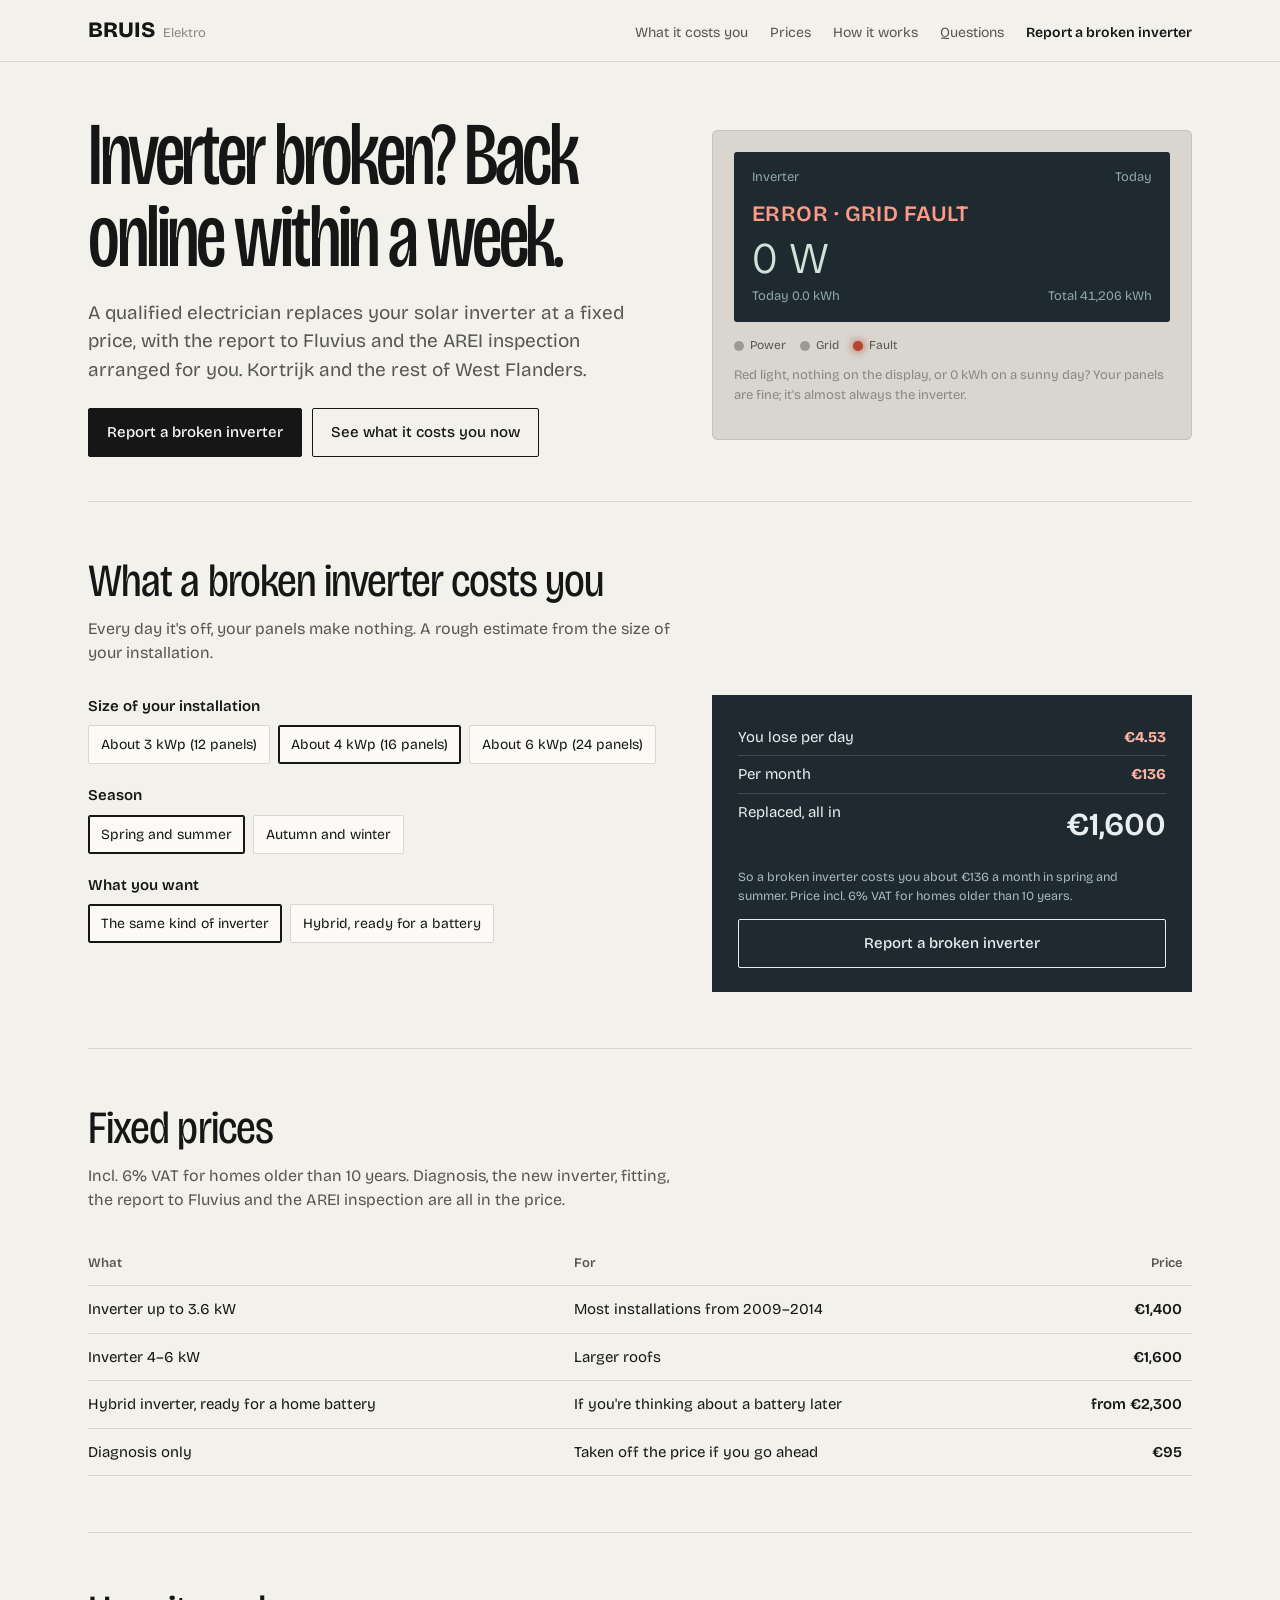
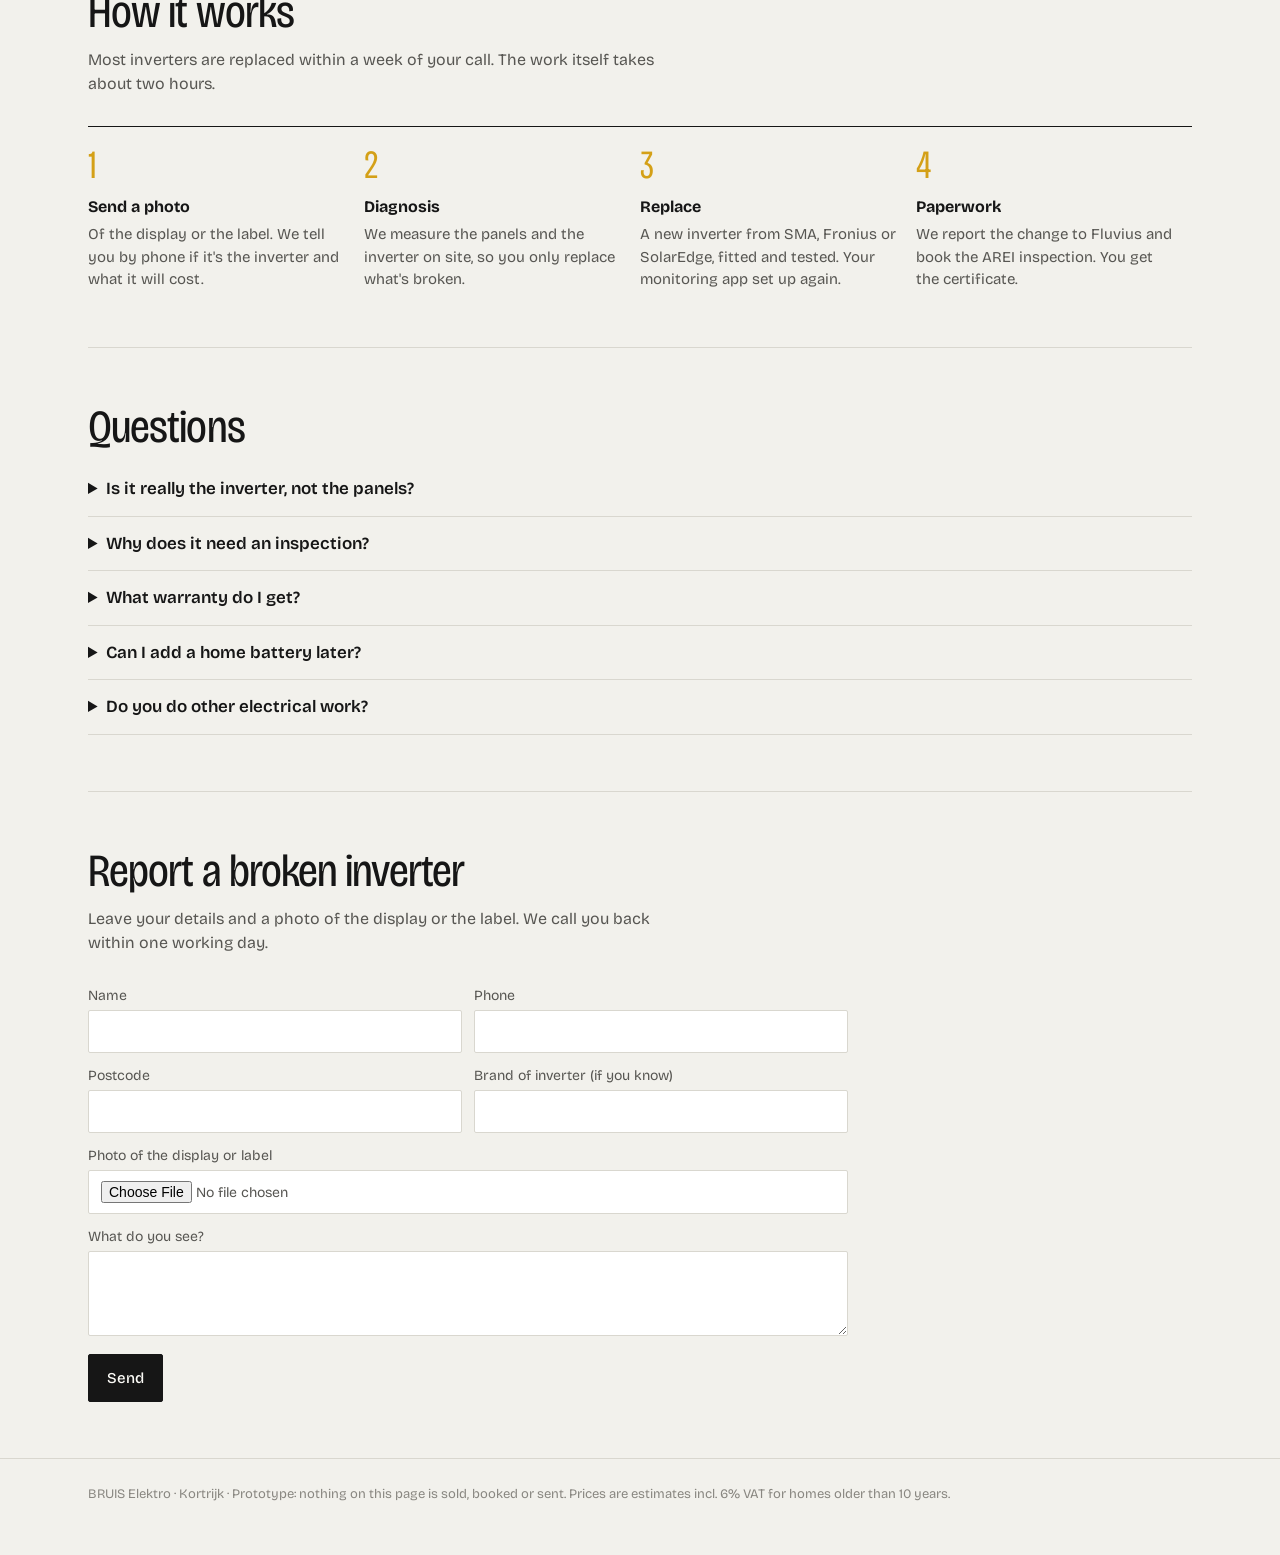
<file: elektro/index.html>
<!DOCTYPE html>
<html lang="en">
<head>
<meta charset="utf-8">
<meta name="viewport" content="width=device-width, initial-scale=1">
<title>BRUIS Elektro — solar inverter replaced, paperwork included (prototype)</title>
<link rel="preconnect" href="https://fonts.googleapis.com">
<link rel="stylesheet" href="https://fonts.googleapis.com/css2?family=Bricolage+Grotesque:opsz,wdth,wght@12..96,75..100,300..800&display=swap">
<style>
:root {
  --bg: #f2f1ec; --raised: #fbfaf6; --ink: #161616; --ink2: #575652; --ink3: #898781; --line: #d9d7cf;
  --sun: #d4a017; --dark: #1f2a30; --ok: #2f7a4f; --off: #b4452f;
  --f: 'Bricolage Grotesque', system-ui, -apple-system, sans-serif;
}
* { box-sizing: border-box; }
html { scroll-behavior: smooth; }
body { margin: 0; background: var(--bg); color: var(--ink); font-family: var(--f); font-size: 16px; line-height: 1.5; -webkit-font-smoothing: antialiased; }
button, input, select, textarea { font: inherit; color: inherit; }
a { color: inherit; }
:focus-visible { outline: 2px solid var(--ink); outline-offset: 3px; }
.wrap { max-width: 1160px; margin: 0 auto; padding: 0 28px; }
header.top { border-bottom: 1px solid var(--line); position: sticky; top: 0; z-index: 10; background: var(--bg); }
header.top .wrap { display: flex; align-items: baseline; gap: 26px; padding-top: 14px; padding-bottom: 14px; }
.brand { display: flex; gap: 8px; align-items: baseline; text-decoration: none; }
.brand b { font-weight: 800; font-size: 22px; }
.brand small { color: var(--ink3); font-size: 13px; }
nav.links { margin-left: auto; display: flex; gap: 22px; font-size: 14px; align-items: baseline; }
nav.links a { text-decoration: none; color: var(--ink2); }
nav.links .call { color: var(--ink); font-weight: 600; }

/* hero: the inverter display */
.hero { display: grid; grid-template-columns: 6fr 5fr; gap: 48px; align-items: center; padding: 52px 0 44px; }
h1 { font-weight: 400; font-size: clamp(44px, 7vw, 92px); line-height: 0.92; letter-spacing: -0.035em; margin: 0 0 20px; font-variation-settings: 'wdth' 78, 'opsz' 96; }
.lede { font-size: 19px; color: var(--ink2); max-width: 30em; margin: 0 0 24px; }
.btns { display: flex; gap: 10px; flex-wrap: wrap; }
.btn { display: inline-block; border: 1px solid var(--ink); background: none; padding: 12px 18px; border-radius: 2px; cursor: pointer; text-decoration: none; font-weight: 500; font-size: 15px; }
.btn.pri { background: var(--ink); color: var(--raised); }
.box { background: #d8d6cf; border-radius: 6px; padding: 22px; box-shadow: inset 0 0 0 1px #c6c3ba; }
.screen { background: var(--dark); color: #cfe3d8; border-radius: 3px; padding: 16px 18px; font-variant-numeric: tabular-nums; }
.screen .st { display: flex; justify-content: space-between; font-size: 13px; color: #8fa6b0; }
.screen .err { color: #ff9b85; font-weight: 600; font-size: 22px; margin: 10px 0 4px; letter-spacing: 0.02em; }
.screen .w { font-size: 44px; font-weight: 300; line-height: 1; margin: 6px 0; }
.leds { display: flex; gap: 14px; margin-top: 14px; font-size: 12px; color: var(--ink2); }
.leds i { display: inline-block; width: 10px; height: 10px; border-radius: 50%; margin-right: 6px; vertical-align: middle; background: #9c9a93; }
.leds .r i { background: var(--off); box-shadow: 0 0 8px var(--off); }
.flip { margin-top: 12px; font-size: 13px; color: var(--ink3); }

section.block { border-top: 1px solid var(--line); padding: 56px 0; }
h2 { font-weight: 400; font-size: clamp(30px, 3.8vw, 46px); letter-spacing: -0.02em; line-height: 1.02; margin: 0 0 12px; font-variation-settings: 'wdth' 86, 'opsz' 72; }
.sub { color: var(--ink2); max-width: 38em; margin: 0 0 30px; }

.calc { display: grid; grid-template-columns: 6fr 5fr; gap: 48px; align-items: start; }
.field { margin-bottom: 20px; }
.field > span { display: block; font-size: 15px; font-weight: 600; margin-bottom: 8px; }
.chips { display: flex; flex-wrap: wrap; gap: 8px; }
.chip { border: 1px solid var(--line); background: var(--raised); padding: 8px 12px; border-radius: 2px; cursor: pointer; font-size: 14px; }
.chip[aria-pressed=true] { border-color: var(--ink); box-shadow: inset 0 0 0 1px var(--ink); }
.res { background: var(--dark); color: #e9eef0; padding: 24px 26px; position: sticky; top: 76px; }
.res .row { display: flex; justify-content: space-between; padding: 7px 0; font-size: 15px; border-top: 1px solid rgba(255,255,255,.14); }
.res .row:first-child { border-top: 0; }
.res .loss { color: #ffb4a3; }
.res .big { font-size: 32px; font-weight: 600; }
.res .note { font-size: 12.5px; color: #a9b8bf; margin: 12px 0 0; }
.res .btn { border-color: #e9eef0; color: #e9eef0; width: 100%; text-align: center; margin-top: 14px; }

table.prices { width: 100%; border-collapse: collapse; font-size: 15px; }
table.prices th, table.prices td { text-align: left; padding: 12px 10px 12px 0; border-bottom: 1px solid var(--line); vertical-align: top; }
table.prices th { font-weight: 600; font-size: 13px; color: var(--ink2); }
table.prices td.p { font-weight: 600; white-space: nowrap; text-align: right; }
table.prices th.p { text-align: right; }

.steps { list-style: none; counter-reset: s; margin: 0; padding: 0; display: grid; grid-template-columns: repeat(4, 1fr); border-top: 1px solid var(--ink); }
.steps li { counter-increment: s; padding: 18px 20px 0 0; }
.steps li::before { content: counter(s); display: block; font-size: 40px; font-weight: 300; line-height: 1; margin-bottom: 10px; color: var(--sun); font-variation-settings: 'wdth' 75; }
.steps b { display: block; margin-bottom: 4px; }
.steps p { margin: 0; color: var(--ink2); font-size: 15px; }

.faq details { border-bottom: 1px solid var(--line); padding: 14px 0; }
.faq summary { cursor: pointer; font-weight: 600; font-size: 17px; }
.faq p { color: var(--ink2); margin: 8px 0 0; max-width: 46em; }

form.ask { display: grid; grid-template-columns: 1fr 1fr; gap: 12px; max-width: 760px; }
form.ask label { font-size: 14px; color: var(--ink2); }
form.ask input, form.ask select, form.ask textarea { width: 100%; border: 1px solid var(--line); background: #fff; padding: 10px 12px; border-radius: 2px; margin-top: 4px; }
form.ask .full { grid-column: 1 / -1; }
#sent { margin: 12px 0 0; font-weight: 600; }
footer { border-top: 1px solid var(--line); padding: 26px 0 50px; color: var(--ink3); font-size: 13px; }

@media (max-width: 860px) {
  nav.links a:not(.call) { display: none; }
  .hero, .calc { grid-template-columns: 1fr; }
  .res { position: static; }
  .steps { grid-template-columns: 1fr 1fr; }
}
@media (max-width: 520px) {
  .wrap { padding: 0 18px; }
  .steps { grid-template-columns: 1fr; }
  form.ask { grid-template-columns: 1fr; }
  table.prices th:nth-child(2), table.prices td:nth-child(2) { display: none; }
}
</style>
</head>
<body>
<header class="top"><div class="wrap">
  <a class="brand" href="#"><b>BRUIS</b><small>Elektro</small></a>
  <nav class="links"><a href="#cost">What it costs you</a><a href="#prices">Prices</a><a href="#how">How it works</a><a href="#faq">Questions</a><a class="call" href="#ask">Report a broken inverter</a></nav>
</div></header>

<main class="wrap">
  <section class="hero">
    <div>
      <h1>Inverter broken? Back online within a week.</h1>
      <p class="lede">A qualified electrician replaces your solar inverter at a fixed price, with the report to Fluvius and the AREI inspection arranged for you. Kortrijk and the rest of West Flanders.</p>
      <div class="btns"><a class="btn pri" href="#ask">Report a broken inverter</a><a class="btn" href="#cost">See what it costs you now</a></div>
    </div>
    <div class="box" aria-label="Example of an inverter showing an error">
      <div class="screen">
        <div class="st"><span>Inverter</span><span>Today</span></div>
        <div class="err">ERROR · GRID FAULT</div>
        <div class="w">0 W</div>
        <div class="st"><span>Today 0.0 kWh</span><span>Total 41,206 kWh</span></div>
      </div>
      <div class="leds"><span><i></i>Power</span><span><i></i>Grid</span><span class="r"><i></i>Fault</span></div>
      <p class="flip">Red light, nothing on the display, or 0 kWh on a sunny day? Your panels are fine; it's almost always the inverter.</p>
    </div>
  </section>

  <section class="block" id="cost">
    <h2>What a broken inverter costs you</h2>
    <p class="sub">Every day it's off, your panels make nothing. A rough estimate from the size of your installation.</p>
    <div class="calc">
      <div>
        <div class="field"><span>Size of your installation</span><div class="chips" data-k="kwp"></div></div>
        <div class="field"><span>Season</span><div class="chips" data-k="season"></div></div>
        <div class="field"><span>What you want</span><div class="chips" data-k="type"></div></div>
      </div>
      <aside class="res" aria-live="polite">
        <div class="row"><span>You lose per day</span><b class="loss" id="day">–</b></div>
        <div class="row"><span>Per month</span><b class="loss" id="mon">–</b></div>
        <div class="row"><span>Replaced, all in</span><b class="big" id="price">–</b></div>
        <p class="note" id="note"></p>
        <a class="btn" href="#ask">Report a broken inverter</a>
      </aside>
    </div>
  </section>

  <section class="block" id="prices">
    <h2>Fixed prices</h2>
    <p class="sub">Incl. 6% VAT for homes older than 10 years. Diagnosis, the new inverter, fitting, the report to Fluvius and the AREI inspection are all in the price.</p>
    <table class="prices">
      <thead><tr><th>What</th><th>For</th><th class="p">Price</th></tr></thead>
      <tbody>
        <tr><td>Inverter up to 3.6 kW</td><td>Most installations from 2009–2014</td><td class="p">€1,400</td></tr>
        <tr><td>Inverter 4–6 kW</td><td>Larger roofs</td><td class="p">€1,600</td></tr>
        <tr><td>Hybrid inverter, ready for a home battery</td><td>If you're thinking about a battery later</td><td class="p">from €2,300</td></tr>
        <tr><td>Diagnosis only</td><td>Taken off the price if you go ahead</td><td class="p">€95</td></tr>
      </tbody>
    </table>
  </section>

  <section class="block" id="how">
    <h2>How it works</h2>
    <p class="sub">Most inverters are replaced within a week of your call. The work itself takes about two hours.</p>
    <ol class="steps">
      <li><b>Send a photo</b><p>Of the display or the label. We tell you by phone if it's the inverter and what it will cost.</p></li>
      <li><b>Diagnosis</b><p>We measure the panels and the inverter on site, so you only replace what's broken.</p></li>
      <li><b>Replace</b><p>A new inverter from SMA, Fronius or SolarEdge, fitted and tested. Your monitoring app set up again.</p></li>
      <li><b>Paperwork</b><p>We report the change to Fluvius and book the AREI inspection. You get the certificate.</p></li>
    </ol>
  </section>

  <section class="block faq" id="faq">
    <h2>Questions</h2>
    <details><summary>Is it really the inverter, not the panels?</summary><p>In most cases, yes: panels last 25 years or more, inverters usually 10 to 15. We measure both before we replace anything.</p></details>
    <details><summary>Why does it need an inspection?</summary><p>A replaced inverter must be reported to Fluvius and the installation needs a new AREI inspection. We arrange both; the cost is in the price.</p></details>
    <details><summary>What warranty do I get?</summary><p>The maker's warranty on the inverter (usually 5 to 10 years, longer with registration) and 2 years on our work.</p></details>
    <details><summary>Can I add a home battery later?</summary><p>Choose the hybrid inverter and a battery can be connected later without changing the inverter again.</p></details>
    <details><summary>Do you do other electrical work?</summary><p>Yes: fixing the points from a failed electrical inspection, extra circuits, sockets and lights, planned on weekdays after hours or on Saturdays. No emergency call-outs.</p></details>
  </section>

  <section class="block" id="ask">
    <h2>Report a broken inverter</h2>
    <p class="sub">Leave your details and a photo of the display or the label. We call you back within one working day.</p>
    <form class="ask" id="form">
      <label>Name<input required name="n" autocomplete="name"></label>
      <label>Phone<input required name="p" type="tel" autocomplete="tel"></label>
      <label>Postcode<input required name="z" inputmode="numeric" autocomplete="postal-code"></label>
      <label>Brand of inverter (if you know)<input name="b"></label>
      <label class="full">Photo of the display or label<input type="file" name="f" accept="image/*"></label>
      <label class="full">What do you see?<textarea name="t" rows="3"></textarea></label>
      <div class="full"><button class="btn pri" type="submit">Send</button><p id="sent" hidden>Request noted. This is a prototype: nothing was sent.</p></div>
    </form>
  </section>
</main>
<footer><div class="wrap">BRUIS Elektro · Kortrijk · Prototype: nothing on this page is sold, booked or sent. Prices are estimates incl. 6% VAT for homes older than 10 years.</div></footer>

<script>
/* a Belgian roof makes about 950 kWh per kWp a year; each kWh you don't make costs about €0.30 to buy */
const OPTS = {
  kwp: [['3', 'About 3 kWp (12 panels)', 3], ['4', 'About 4 kWp (16 panels)', 4], ['6', 'About 6 kWp (24 panels)', 6]],
  season: [['summer', 'Spring and summer', 1.45], ['winter', 'Autumn and winter', 0.55]],
  type: [['std', 'The same kind of inverter', 0], ['hyb', 'Hybrid, ready for a battery', 1]]
};
const S = { kwp: '4', season: 'summer', type: 'std' };
const eur = n => '€' + (n < 10 ? n.toFixed(2) : Math.round(n).toLocaleString('en-US'));
document.querySelectorAll('.chips').forEach(box => {
  const k = box.dataset.k;
  box.innerHTML = OPTS[k].map(o => `<button type="button" class="chip" data-v="${o[0]}">${o[1]}</button>`).join('');
  box.addEventListener('click', e => { const b = e.target.closest('.chip'); if (!b) return; S[k] = b.dataset.v; calc(); });
});
function calc() {
  document.querySelectorAll('.chips').forEach(box => box.querySelectorAll('.chip').forEach(b => b.setAttribute('aria-pressed', b.dataset.v === S[box.dataset.k])));
  const g = k => OPTS[k].find(o => o[0] === S[k])[2];
  const day = g('kwp') * 950 / 365 * g('season') * 0.30;
  document.getElementById('day').textContent = eur(day);
  document.getElementById('mon').textContent = eur(day * 30);
  const base = g('kwp') > 3.6 ? 1600 : 1400, price = g('type') ? base + 900 : base;
  document.getElementById('price').textContent = eur(price);
  document.getElementById('note').textContent = `So a broken inverter costs you about ${eur(day * 30)} a month in ${S.season === 'summer' ? 'spring and summer' : 'autumn and winter'}. Price incl. 6% VAT for homes older than 10 years.`;
}
calc();
document.getElementById('form').addEventListener('submit', e => { e.preventDefault(); document.getElementById('sent').hidden = false; });
</script>
</body>
</html>
</file>
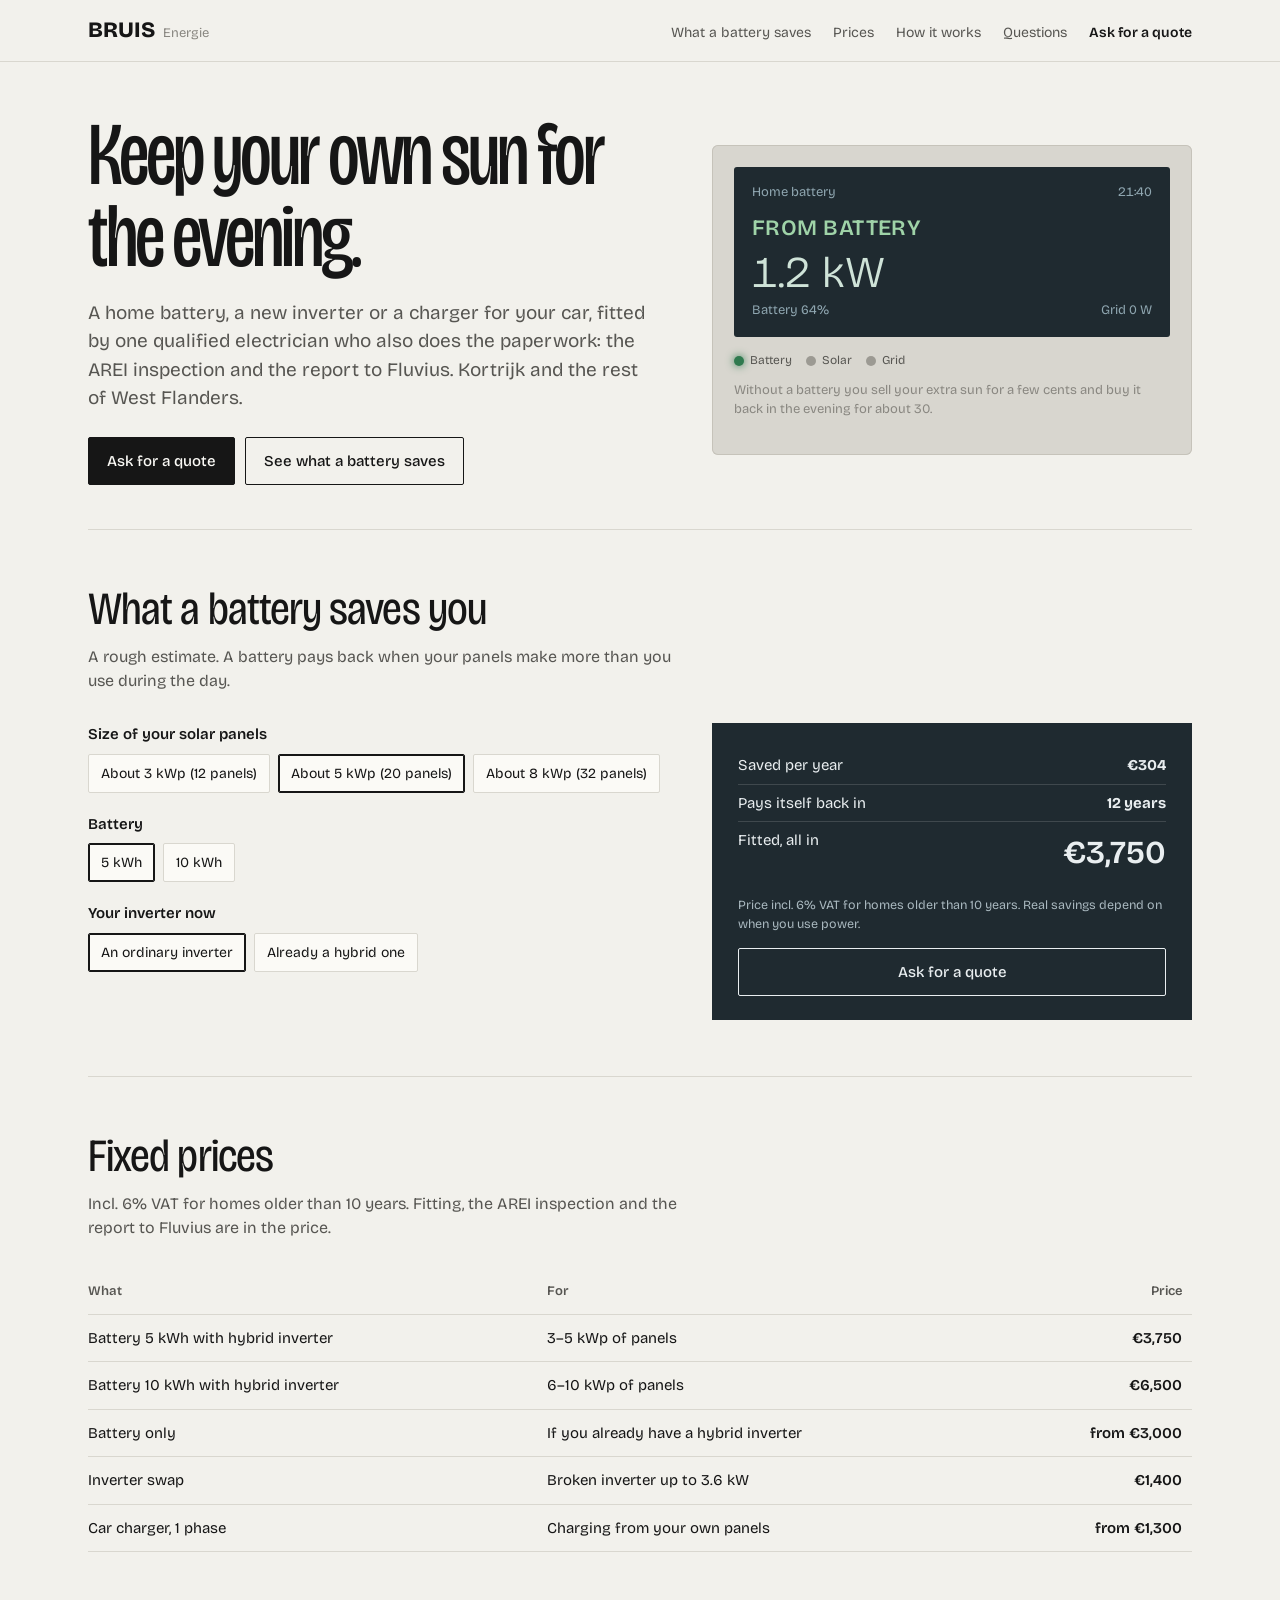
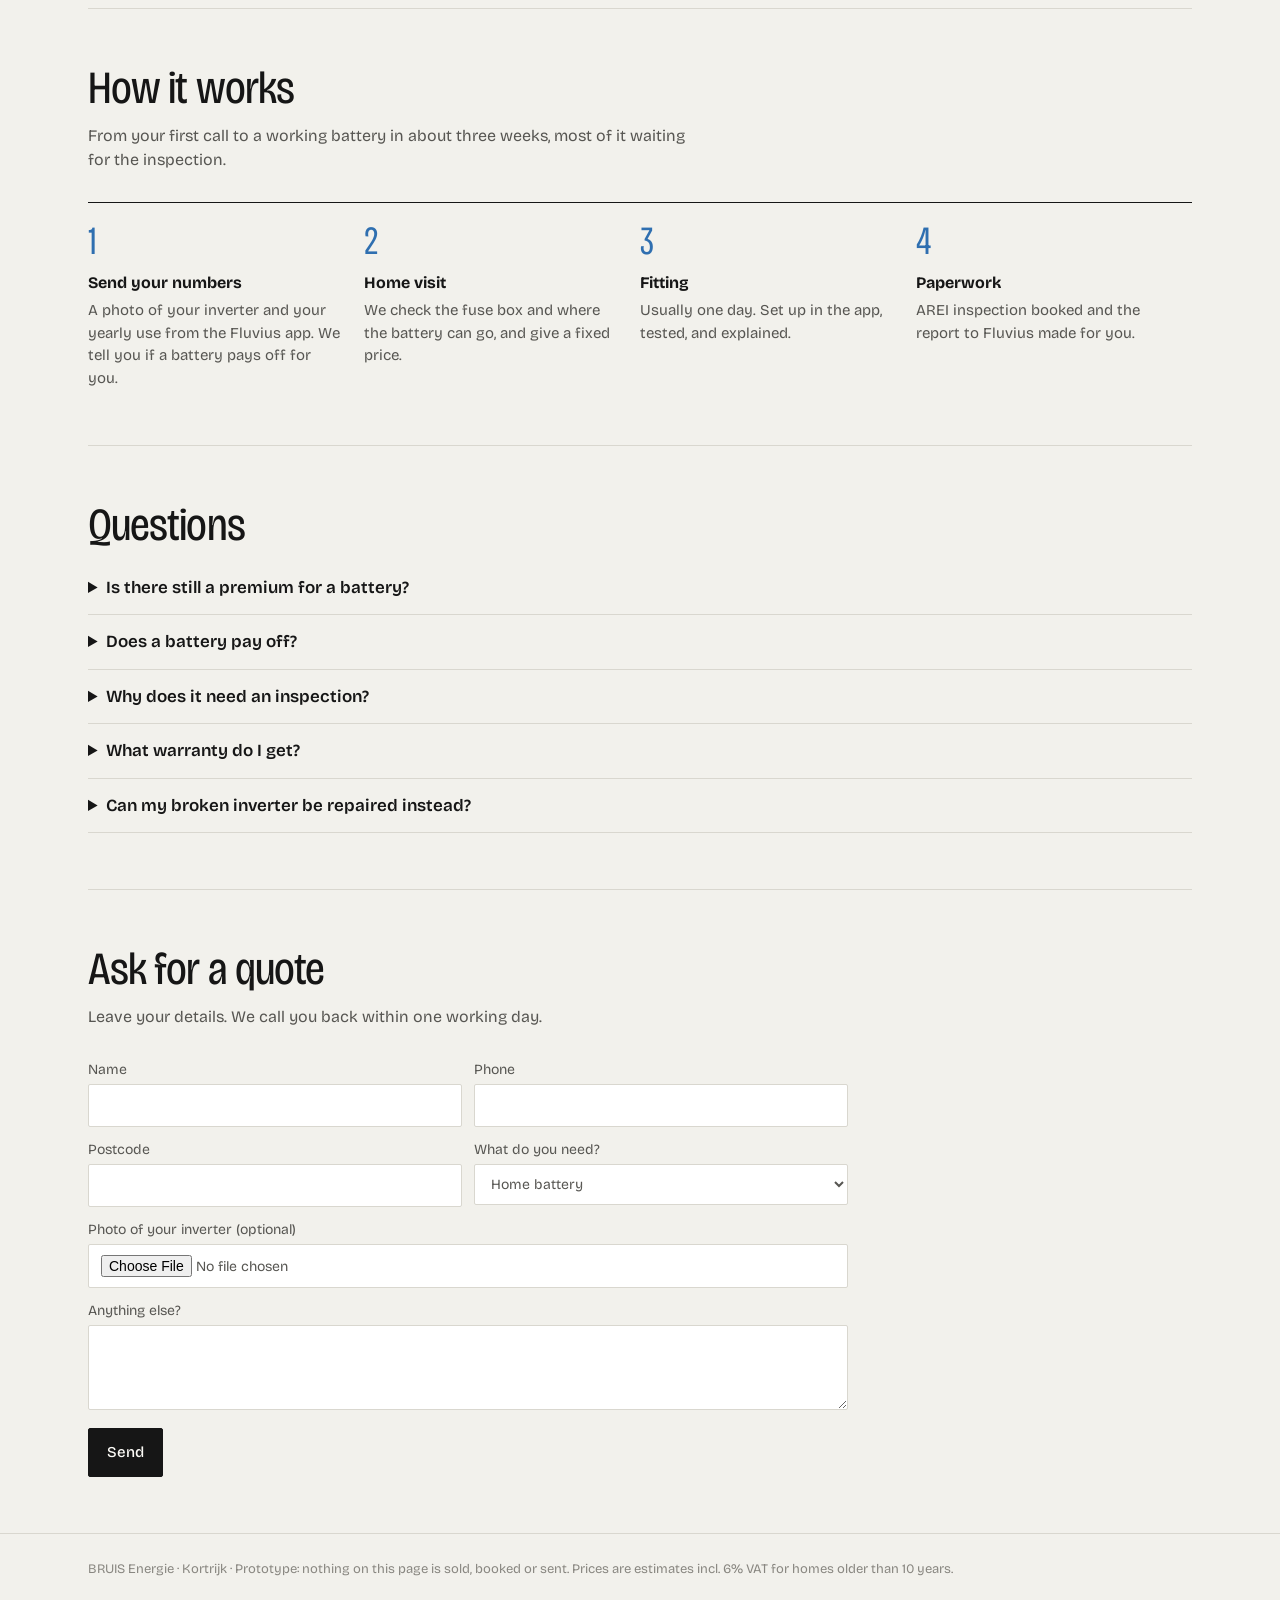
<file: energie/index.html>
<!DOCTYPE html>
<html lang="en">
<head>
<meta charset="utf-8">
<meta name="viewport" content="width=device-width, initial-scale=1">
<title>BRUIS Energie — home batteries, inverters and chargers (prototype)</title>
<link rel="preconnect" href="https://fonts.googleapis.com">
<link rel="stylesheet" href="https://fonts.googleapis.com/css2?family=Bricolage+Grotesque:opsz,wdth,wght@12..96,75..100,300..800&display=swap">
<style>
:root {
  --bg: #f2f1ec; --raised: #fbfaf6; --ink: #161616; --ink2: #575652; --ink3: #898781; --line: #d9d7cf;
  --sun: #2f6fb0; --dark: #1f2a30; --ok: #2f7a4f; --off: #b4452f;
  --f: 'Bricolage Grotesque', system-ui, -apple-system, sans-serif;
}
* { box-sizing: border-box; }
html { scroll-behavior: smooth; }
body { margin: 0; background: var(--bg); color: var(--ink); font-family: var(--f); font-size: 16px; line-height: 1.5; -webkit-font-smoothing: antialiased; }
button, input, select, textarea { font: inherit; color: inherit; }
a { color: inherit; }
:focus-visible { outline: 2px solid var(--ink); outline-offset: 3px; }
.wrap { max-width: 1160px; margin: 0 auto; padding: 0 28px; }
header.top { border-bottom: 1px solid var(--line); position: sticky; top: 0; z-index: 10; background: var(--bg); }
header.top .wrap { display: flex; align-items: baseline; gap: 26px; padding-top: 14px; padding-bottom: 14px; }
.brand { display: flex; gap: 8px; align-items: baseline; text-decoration: none; }
.brand b { font-weight: 800; font-size: 22px; }
.brand small { color: var(--ink3); font-size: 13px; }
nav.links { margin-left: auto; display: flex; gap: 22px; font-size: 14px; align-items: baseline; }
nav.links a { text-decoration: none; color: var(--ink2); }
nav.links .call { color: var(--ink); font-weight: 600; }

/* hero: the inverter display */
.hero { display: grid; grid-template-columns: 6fr 5fr; gap: 48px; align-items: center; padding: 52px 0 44px; }
h1 { font-weight: 400; font-size: clamp(44px, 7vw, 92px); line-height: 0.92; letter-spacing: -0.035em; margin: 0 0 20px; font-variation-settings: 'wdth' 78, 'opsz' 96; }
.lede { font-size: 19px; color: var(--ink2); max-width: 30em; margin: 0 0 24px; }
.btns { display: flex; gap: 10px; flex-wrap: wrap; }
.btn { display: inline-block; border: 1px solid var(--ink); background: none; padding: 12px 18px; border-radius: 2px; cursor: pointer; text-decoration: none; font-weight: 500; font-size: 15px; }
.btn.pri { background: var(--ink); color: var(--raised); }
.box { background: #d8d6cf; border-radius: 6px; padding: 22px; box-shadow: inset 0 0 0 1px #c6c3ba; }
.screen { background: var(--dark); color: #cfe3d8; border-radius: 3px; padding: 16px 18px; font-variant-numeric: tabular-nums; }
.screen .st { display: flex; justify-content: space-between; font-size: 13px; color: #8fa6b0; }
.screen .err { color: #ff9b85; font-weight: 600; font-size: 22px; margin: 10px 0 4px; letter-spacing: 0.02em; }
.screen .w { font-size: 44px; font-weight: 300; line-height: 1; margin: 6px 0; }
.leds { display: flex; gap: 14px; margin-top: 14px; font-size: 12px; color: var(--ink2); }
.leds i { display: inline-block; width: 10px; height: 10px; border-radius: 50%; margin-right: 6px; vertical-align: middle; background: #9c9a93; }
.leds .r i { background: var(--off); box-shadow: 0 0 8px var(--off); }
.flip { margin-top: 12px; font-size: 13px; color: var(--ink3); }

section.block { border-top: 1px solid var(--line); padding: 56px 0; }
h2 { font-weight: 400; font-size: clamp(30px, 3.8vw, 46px); letter-spacing: -0.02em; line-height: 1.02; margin: 0 0 12px; font-variation-settings: 'wdth' 86, 'opsz' 72; }
.sub { color: var(--ink2); max-width: 38em; margin: 0 0 30px; }

.calc { display: grid; grid-template-columns: 6fr 5fr; gap: 48px; align-items: start; }
.field { margin-bottom: 20px; }
.field > span { display: block; font-size: 15px; font-weight: 600; margin-bottom: 8px; }
.chips { display: flex; flex-wrap: wrap; gap: 8px; }
.chip { border: 1px solid var(--line); background: var(--raised); padding: 8px 12px; border-radius: 2px; cursor: pointer; font-size: 14px; }
.chip[aria-pressed=true] { border-color: var(--ink); box-shadow: inset 0 0 0 1px var(--ink); }
.res { background: var(--dark); color: #e9eef0; padding: 24px 26px; position: sticky; top: 76px; }
.res .row { display: flex; justify-content: space-between; padding: 7px 0; font-size: 15px; border-top: 1px solid rgba(255,255,255,.14); }
.res .row:first-child { border-top: 0; }
.res .loss { color: #ffb4a3; }
.res .big { font-size: 32px; font-weight: 600; }
.res .note { font-size: 12.5px; color: #a9b8bf; margin: 12px 0 0; }
.res .btn { border-color: #e9eef0; color: #e9eef0; width: 100%; text-align: center; margin-top: 14px; }

table.prices { width: 100%; border-collapse: collapse; font-size: 15px; }
table.prices th, table.prices td { text-align: left; padding: 12px 10px 12px 0; border-bottom: 1px solid var(--line); vertical-align: top; }
table.prices th { font-weight: 600; font-size: 13px; color: var(--ink2); }
table.prices td.p { font-weight: 600; white-space: nowrap; text-align: right; }
table.prices th.p { text-align: right; }

.steps { list-style: none; counter-reset: s; margin: 0; padding: 0; display: grid; grid-template-columns: repeat(4, 1fr); border-top: 1px solid var(--ink); }
.steps li { counter-increment: s; padding: 18px 20px 0 0; }
.steps li::before { content: counter(s); display: block; font-size: 40px; font-weight: 300; line-height: 1; margin-bottom: 10px; color: var(--sun); font-variation-settings: 'wdth' 75; }
.steps b { display: block; margin-bottom: 4px; }
.steps p { margin: 0; color: var(--ink2); font-size: 15px; }

.faq details { border-bottom: 1px solid var(--line); padding: 14px 0; }
.faq summary { cursor: pointer; font-weight: 600; font-size: 17px; }
.faq p { color: var(--ink2); margin: 8px 0 0; max-width: 46em; }

form.ask { display: grid; grid-template-columns: 1fr 1fr; gap: 12px; max-width: 760px; }
form.ask label { font-size: 14px; color: var(--ink2); }
form.ask input, form.ask select, form.ask textarea { width: 100%; border: 1px solid var(--line); background: #fff; padding: 10px 12px; border-radius: 2px; margin-top: 4px; }
form.ask .full { grid-column: 1 / -1; }
#sent { margin: 12px 0 0; font-weight: 600; }
footer { border-top: 1px solid var(--line); padding: 26px 0 50px; color: var(--ink3); font-size: 13px; }

@media (max-width: 860px) {
  nav.links a:not(.call) { display: none; }
  .hero, .calc { grid-template-columns: 1fr; }
  .res { position: static; }
  .steps { grid-template-columns: 1fr 1fr; }
}
@media (max-width: 520px) {
  .wrap { padding: 0 18px; }
  .steps { grid-template-columns: 1fr; }
  form.ask { grid-template-columns: 1fr; }
  table.prices th:nth-child(2), table.prices td:nth-child(2) { display: none; }
}
</style>
</head>
<body>
<header class="top"><div class="wrap">
  <a class="brand" href="#"><b>BRUIS</b><small>Energie</small></a>
  <nav class="links"><a href="#calc">What a battery saves</a><a href="#prices">Prices</a><a href="#how">How it works</a><a href="#faq">Questions</a><a class="call" href="#ask">Ask for a quote</a></nav>
</div></header>

<main class="wrap">
  <section class="hero">
    <div>
      <h1>Keep your own sun for the evening.</h1>
      <p class="lede">A home battery, a new inverter or a charger for your car, fitted by one qualified electrician who also does the paperwork: the AREI inspection and the report to Fluvius. Kortrijk and the rest of West Flanders.</p>
      <div class="btns"><a class="btn pri" href="#ask">Ask for a quote</a><a class="btn" href="#calc">See what a battery saves</a></div>
    </div>
    <div class="box" aria-label="Example of a home battery app at night">
      <div class="screen">
        <div class="st"><span>Home battery</span><span>21:40</span></div>
        <div class="err" style="color:#9fd3a8">FROM BATTERY</div>
        <div class="w">1.2 kW</div>
        <div class="st"><span>Battery 64%</span><span>Grid 0 W</span></div>
      </div>
      <div class="leds"><span class="r" style="--off:#2f7a4f"><i style="background:#2f7a4f;box-shadow:0 0 8px #2f7a4f"></i>Battery</span><span><i></i>Solar</span><span><i></i>Grid</span></div>
      <p class="flip">Without a battery you sell your extra sun for a few cents and buy it back in the evening for about 30.</p>
    </div>
  </section>

  <section class="block" id="calc">
    <h2>What a battery saves you</h2>
    <p class="sub">A rough estimate. A battery pays back when your panels make more than you use during the day.</p>
    <div class="calc">
      <div>
        <div class="field"><span>Size of your solar panels</span><div class="chips" data-k="kwp"></div></div>
        <div class="field"><span>Battery</span><div class="chips" data-k="bat"></div></div>
        <div class="field"><span>Your inverter now</span><div class="chips" data-k="inv"></div></div>
      </div>
      <aside class="res" aria-live="polite">
        <div class="row"><span>Saved per year</span><b id="save">–</b></div>
        <div class="row"><span>Pays itself back in</span><b id="back">–</b></div>
        <div class="row"><span>Fitted, all in</span><b class="big" id="price">–</b></div>
        <p class="note" id="note"></p>
        <a class="btn" href="#ask">Ask for a quote</a>
      </aside>
    </div>
  </section>

  <section class="block" id="prices">
    <h2>Fixed prices</h2>
    <p class="sub">Incl. 6% VAT for homes older than 10 years. Fitting, the AREI inspection and the report to Fluvius are in the price.</p>
    <table class="prices">
      <thead><tr><th>What</th><th>For</th><th class="p">Price</th></tr></thead>
      <tbody>
        <tr><td>Battery 5 kWh with hybrid inverter</td><td>3–5 kWp of panels</td><td class="p">€3,750</td></tr>
        <tr><td>Battery 10 kWh with hybrid inverter</td><td>6–10 kWp of panels</td><td class="p">€6,500</td></tr>
        <tr><td>Battery only</td><td>If you already have a hybrid inverter</td><td class="p">from €3,000</td></tr>
        <tr><td>Inverter swap</td><td>Broken inverter up to 3.6 kW</td><td class="p">€1,400</td></tr>
        <tr><td>Car charger, 1 phase</td><td>Charging from your own panels</td><td class="p">from €1,300</td></tr>
      </tbody>
    </table>
  </section>

  <section class="block" id="how">
    <h2>How it works</h2>
    <p class="sub">From your first call to a working battery in about three weeks, most of it waiting for the inspection.</p>
    <ol class="steps">
      <li><b>Send your numbers</b><p>A photo of your inverter and your yearly use from the Fluvius app. We tell you if a battery pays off for you.</p></li>
      <li><b>Home visit</b><p>We check the fuse box and where the battery can go, and give a fixed price.</p></li>
      <li><b>Fitting</b><p>Usually one day. Set up in the app, tested, and explained.</p></li>
      <li><b>Paperwork</b><p>AREI inspection booked and the report to Fluvius made for you.</p></li>
    </ol>
  </section>

  <section class="block faq" id="faq">
    <h2>Questions</h2>
    <details><summary>Is there still a premium for a battery?</summary><p>No, Flanders stopped it. You do get 6% VAT instead of 21% if your home is older than 10 years and an installer fits it.</p></details>
    <details><summary>Does a battery pay off?</summary><p>Usually in 8 to 15 years, depending on how much sun you have left over. We tell you honestly if it doesn't for you.</p></details>
    <details><summary>Why does it need an inspection?</summary><p>A battery, a new inverter and a car charger all change your installation, so an AREI inspection and a report to Fluvius are required. We arrange both.</p></details>
    <details><summary>What warranty do I get?</summary><p>The maker's warranty on the battery and inverter (usually 10 years) and 2 years on our work.</p></details>
    <details><summary>Can my broken inverter be repaired instead?</summary><p>Sometimes, and then it's cheaper. We check that first and tell you.</p></details>
  </section>

  <section class="block" id="ask">
    <h2>Ask for a quote</h2>
    <p class="sub">Leave your details. We call you back within one working day.</p>
    <form class="ask" id="form">
      <label>Name<input required name="n" autocomplete="name"></label>
      <label>Phone<input required name="p" type="tel" autocomplete="tel"></label>
      <label>Postcode<input required name="z" inputmode="numeric" autocomplete="postal-code"></label>
      <label>What do you need?<select name="w"><option>Home battery</option><option>Inverter swap</option><option>Car charger</option><option>Not sure yet</option></select></label>
      <label class="full">Photo of your inverter (optional)<input type="file" name="f" accept="image/*"></label>
      <label class="full">Anything else?<textarea name="t" rows="3"></textarea></label>
      <div class="full"><button class="btn pri" type="submit">Send</button><p id="sent" hidden>Request noted. This is a prototype: nothing was sent.</p></div>
    </form>
  </section>
</main>
<footer><div class="wrap">BRUIS Energie · Kortrijk · Prototype: nothing on this page is sold, booked or sent. Prices are estimates incl. 6% VAT for homes older than 10 years.</div></footer>

<script>
/* a Belgian roof makes about 950 kWh per kWp a year; a battery moves about 250 full cycles a year of extra sun to the evening,
   each kWh worth about €0.30 bought minus €0.03 sold = €0.27 */
const OPTS = {
  kwp: [['3', 'About 3 kWp (12 panels)', 3], ['5', 'About 5 kWp (20 panels)', 5], ['8', 'About 8 kWp (32 panels)', 8]],
  bat: [['5', '5 kWh', 5], ['10', '10 kWh', 10]],
  inv: [['old', 'An ordinary inverter', 0], ['hyb', 'Already a hybrid one', 1]]
};
const S = { kwp: '5', bat: '5', inv: 'old' };
const eur = n => '€' + Math.round(n).toLocaleString('en-US');
document.querySelectorAll('.chips').forEach(box => {
  const k = box.dataset.k;
  box.innerHTML = OPTS[k].map(o => `<button type="button" class="chip" data-v="${o[0]}">${o[1]}</button>`).join('');
  box.addEventListener('click', e => { const b = e.target.closest('.chip'); if (!b) return; S[k] = b.dataset.v; calc(); });
});
function calc() {
  document.querySelectorAll('.chips').forEach(box => box.querySelectorAll('.chip').forEach(b => b.setAttribute('aria-pressed', b.dataset.v === S[box.dataset.k])));
  const g = k => OPTS[k].find(o => o[0] === S[k])[2];
  const spare = g('kwp') * 950 * 0.45;                // about 45% of what panels make is left over during the day
  const moved = Math.min(spare, g('bat') * 250 * 0.9);
  const save = moved * 0.27;
  const price = g('bat') === 5 ? (g('inv') ? 3000 : 3750) : (g('inv') ? 5700 : 6500);
  document.getElementById('save').textContent = eur(save);
  document.getElementById('back').textContent = (price / save).toFixed(0) + ' years';
  document.getElementById('price').textContent = eur(price);
  document.getElementById('note').textContent = moved < g('bat') * 225 ? 'Your panels can\'t fill this battery most days: a smaller one pays back sooner.' : 'Price incl. 6% VAT for homes older than 10 years. Real savings depend on when you use power.';
}
calc();
document.getElementById('form').addEventListener('submit', e => { e.preventDefault(); document.getElementById('sent').hidden = false; });
</script>
</body>
</html>
</file>
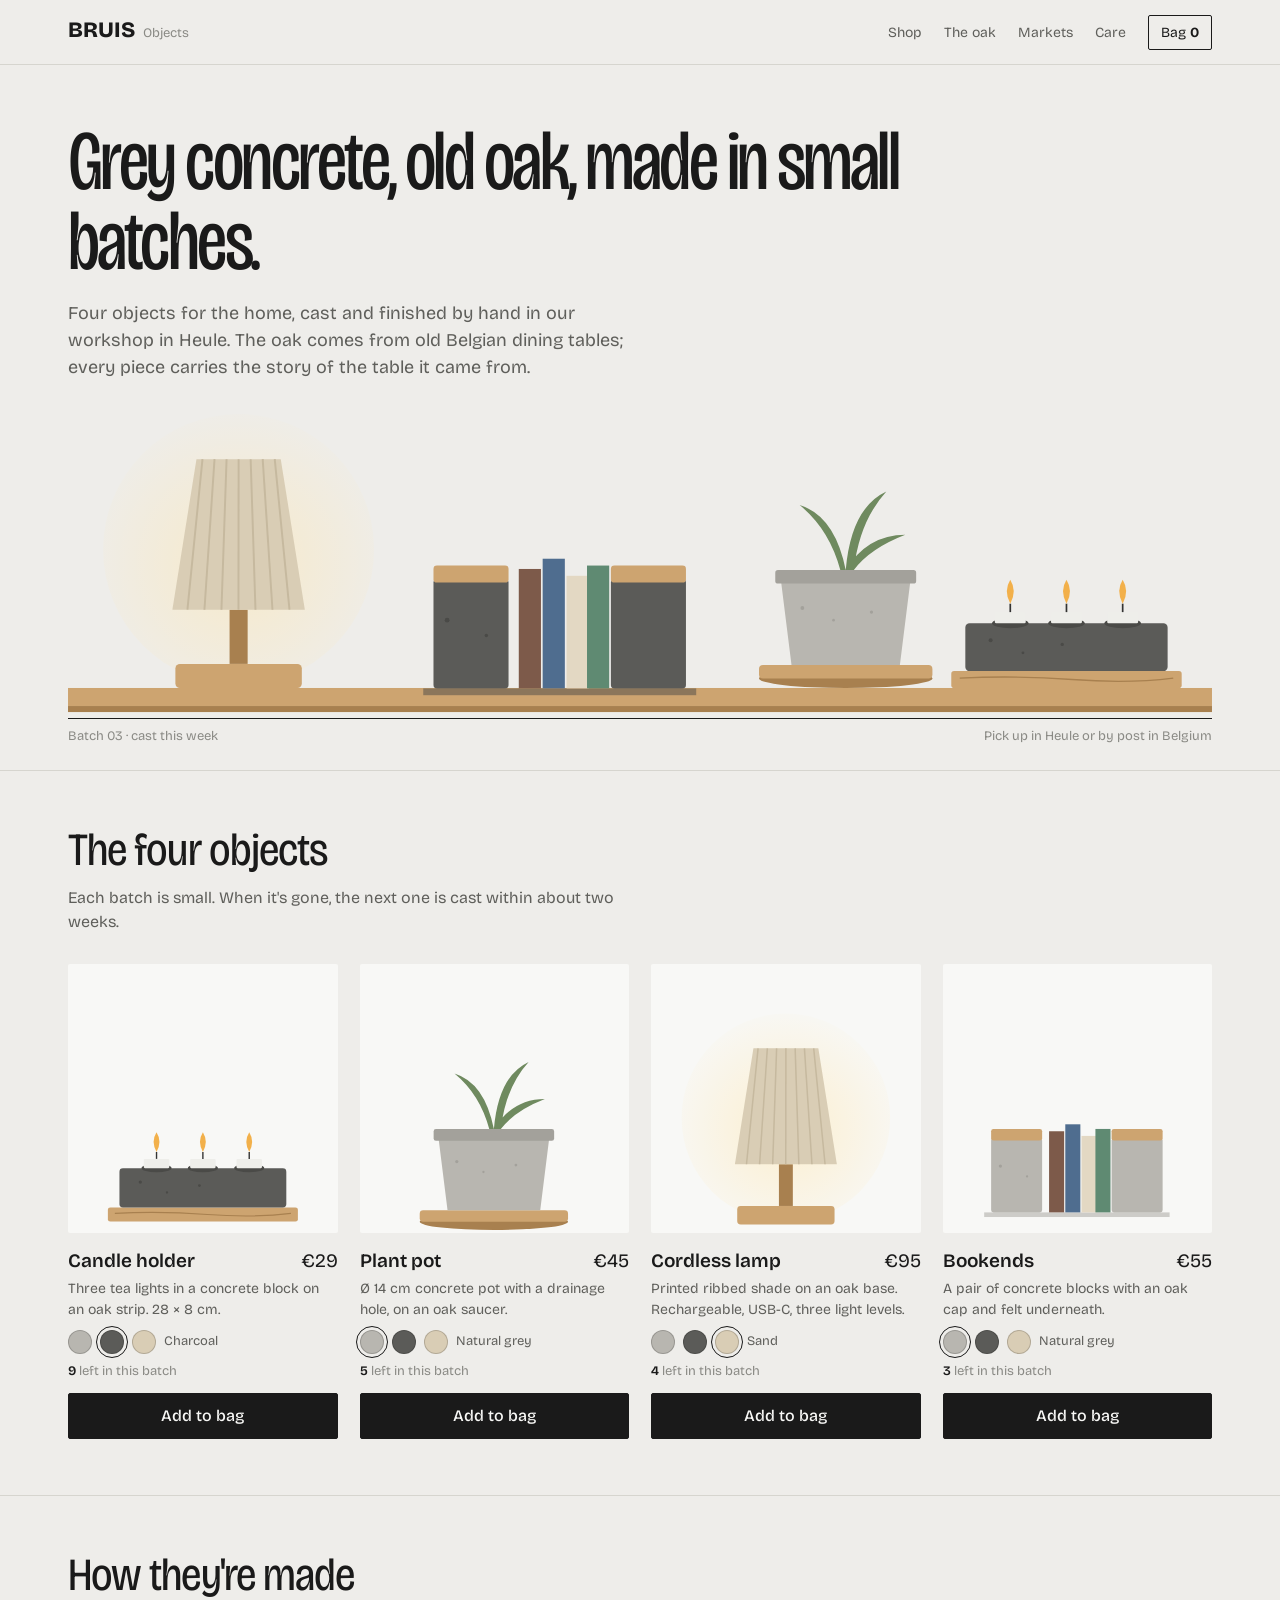
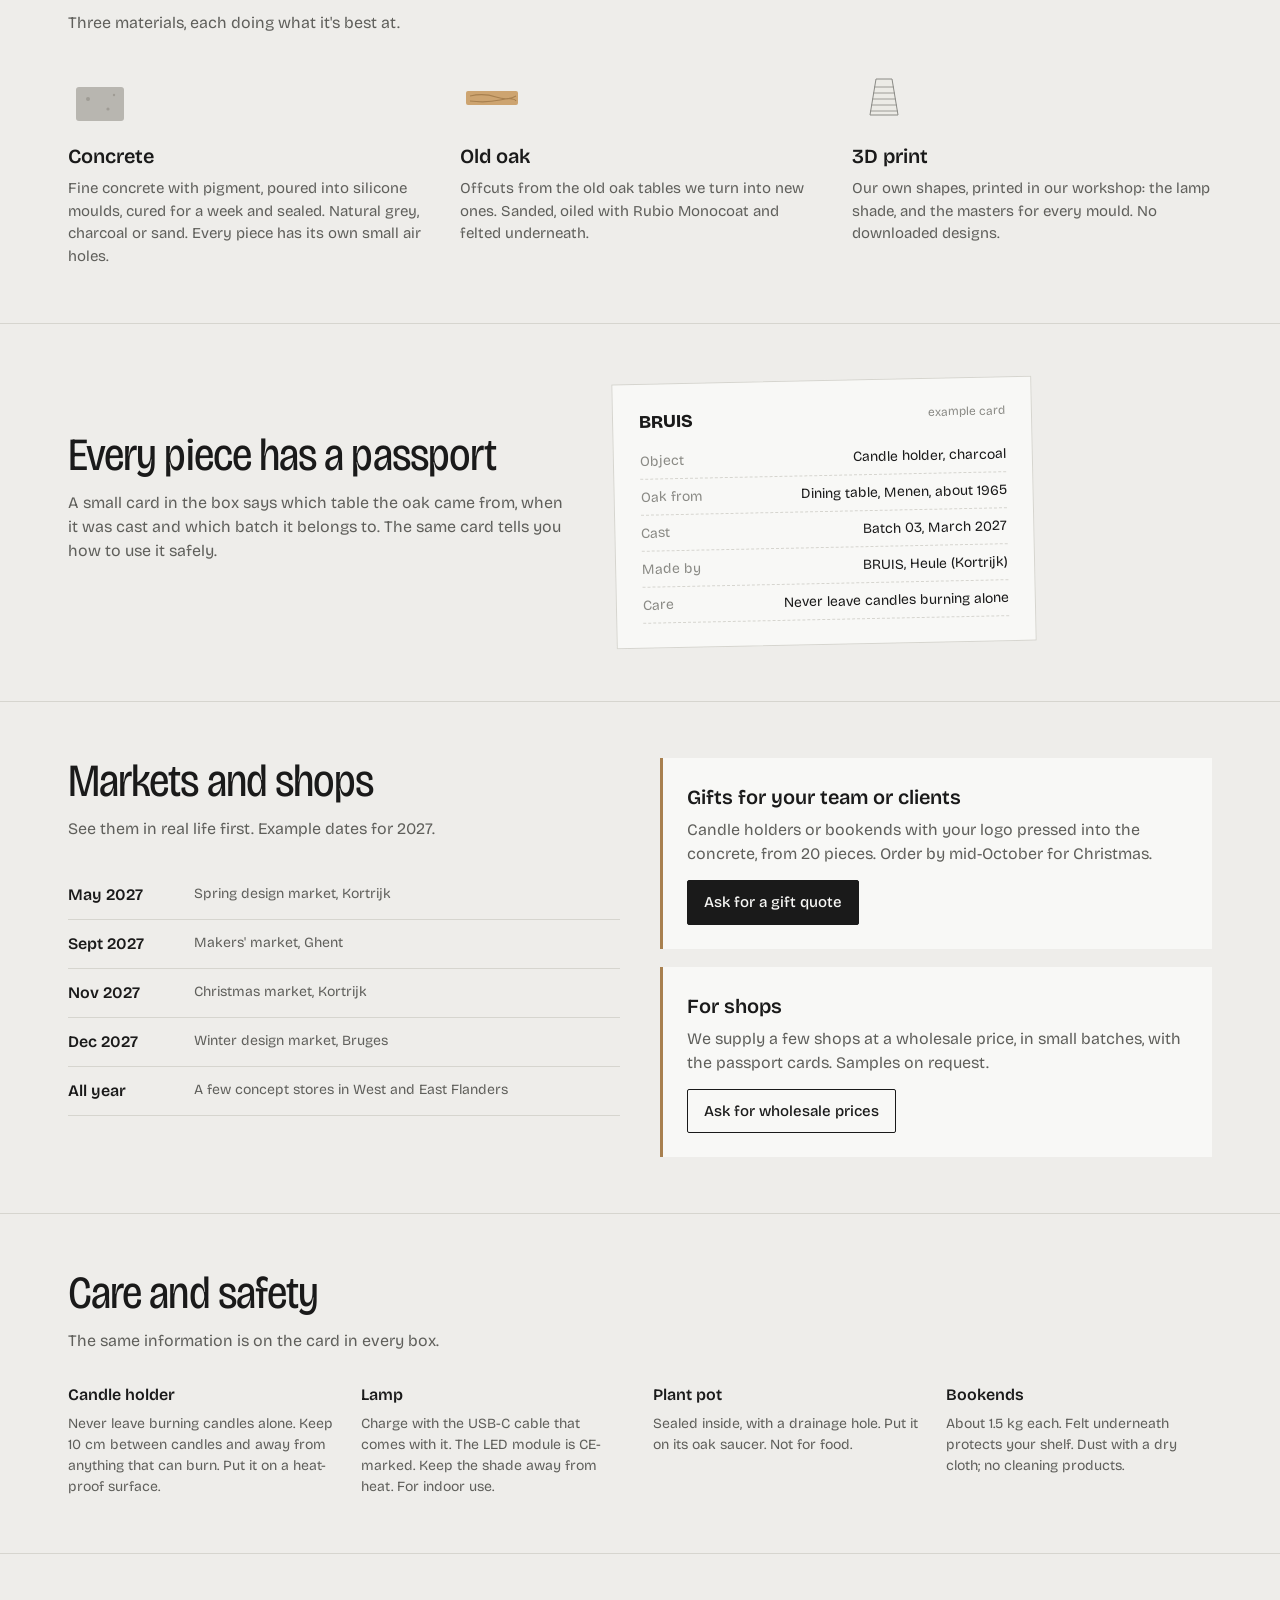
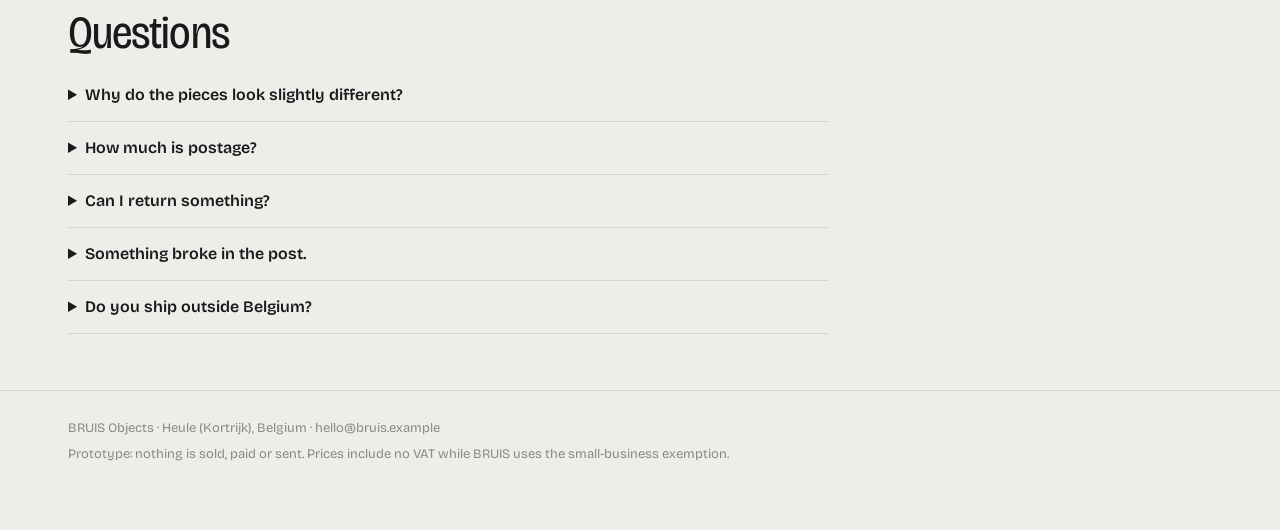
<file: objects/index.html>
<!DOCTYPE html>
<html lang="en">
<head>
<meta charset="utf-8">
<meta name="viewport" content="width=device-width, initial-scale=1">
<title>BRUIS Objects — concrete and old oak, made in small batches (prototype)</title>
<link rel="preconnect" href="https://fonts.googleapis.com">
<link rel="stylesheet" href="https://fonts.googleapis.com/css2?family=Bricolage+Grotesque:opsz,wdth,wght@12..96,75..100,300..800&display=swap">
<style>
:root {
  --bg: #eeedea; --raised: #f8f8f6; --ink: #1a1a1a; --ink2: #5f5f5b; --ink3: #8a8a85; --line: #d6d5cf;
  --oak: #cda470; --oak2: #a8804f;
  --grey: #b8b6b0; --charcoal: #5b5b58; --sand: #d9cdb5;
  --f: 'Bricolage Grotesque', system-ui, -apple-system, sans-serif;
}
* { box-sizing: border-box; }
html { scroll-behavior: smooth; }
body { margin: 0; background: var(--bg); color: var(--ink); font-family: var(--f); font-size: 16px; line-height: 1.5; -webkit-font-smoothing: antialiased; }
button, input, select { font: inherit; color: inherit; }
a { color: inherit; }
.wrap { max-width: 1200px; margin: 0 auto; padding: 0 28px; }
header.top { border-bottom: 1px solid var(--line); position: sticky; top: 0; z-index: 10; background: var(--bg); }
header.top .wrap { display: flex; align-items: baseline; gap: 26px; padding-top: 14px; padding-bottom: 14px; }
.brand { display: flex; gap: 8px; align-items: baseline; text-decoration: none; }
.brand b { font-weight: 800; font-size: 22px; }
.brand small { color: var(--ink3); font-size: 13px; }
nav.links { margin-left: auto; display: flex; gap: 22px; font-size: 14px; align-items: baseline; }
nav.links a { text-decoration: none; color: var(--ink2); }
nav.links a:hover { color: var(--ink); }
.bagbtn { border: 1px solid var(--ink); background: none; border-radius: 2px; padding: 6px 12px; cursor: pointer; font-size: 14px; }
.bagbtn b { font-weight: 700; }
:focus-visible { outline: 2px solid var(--ink); outline-offset: 3px; }

.hero { padding: 56px 0 24px; }
h1 { font-weight: 400; font-size: clamp(42px, 6.6vw, 88px); line-height: 0.95; letter-spacing: -0.03em; margin: 0 0 18px; font-variation-settings: 'wdth' 80, 'opsz' 96; max-width: 11em; }
.lede { font-size: 18px; color: var(--ink2); max-width: 32em; margin: 0 0 8px; }
.shelf { margin-top: 26px; }
.shelf svg { width: 100%; height: auto; display: block; }
.batchline { display: flex; justify-content: space-between; flex-wrap: wrap; gap: 8px; font-size: 13px; color: var(--ink3); border-top: 1px solid var(--ink); padding-top: 8px; }

section.block { border-top: 1px solid var(--line); padding: 56px 0; }
h2 { font-weight: 400; font-size: clamp(30px, 3.8vw, 46px); letter-spacing: -0.02em; line-height: 1.02; margin: 0 0 12px; font-variation-settings: 'wdth' 88, 'opsz' 72; }
.sub { color: var(--ink2); max-width: 36em; margin: 0 0 30px; }

.grid { display: grid; grid-template-columns: repeat(4, 1fr); gap: 22px; }
.card { display: flex; flex-direction: column; }
.pic { background: var(--raised); aspect-ratio: 1 / 1; display: flex; align-items: flex-end; justify-content: center; border-radius: 2px; }
.pic svg { width: 86%; height: auto; display: block; }
.card h3 { font-size: 19px; font-weight: 600; margin: 14px 0 0; display: flex; justify-content: space-between; gap: 10px; }
.card h3 span { font-weight: 400; }
.card .mat { font-size: 14px; color: var(--ink2); margin: 2px 0 10px; min-height: 3em; }
.tints { display: flex; gap: 8px; align-items: center; margin-bottom: 8px; font-size: 13px; color: var(--ink2); }
.tint { width: 24px; height: 24px; border-radius: 50%; border: 1px solid rgba(0,0,0,.18); cursor: pointer; padding: 0; position: relative; }
.tint[aria-pressed=true]::after { content: ''; position: absolute; inset: -5px; border: 1.5px solid var(--ink); border-radius: 50%; }
.left { font-size: 13px; color: var(--ink3); margin: 0 0 12px; }
.left b { color: var(--ink); font-weight: 600; }
.add { margin-top: auto; border: 1px solid var(--ink); background: var(--ink); color: var(--raised); padding: 10px 14px; border-radius: 2px; cursor: pointer; font-weight: 500; }
.add:disabled { opacity: .35; cursor: default; }

.story { display: grid; grid-template-columns: repeat(3, 1fr); gap: 32px; }
.story h3 { font-size: 20px; font-weight: 600; margin: 12px 0 6px; }
.story p { margin: 0; color: var(--ink2); font-size: 15px; }
.story svg { width: 64px; height: 64px; display: block; }

.passport { display: grid; grid-template-columns: 5fr 6fr; gap: 48px; align-items: center; }
.pcard { background: var(--raised); border: 1px solid var(--line); padding: 24px 26px; max-width: 420px; transform: rotate(-1.2deg); }
.pcard .row { display: flex; justify-content: space-between; border-bottom: 1px dashed var(--line); padding: 7px 0; font-size: 14px; }
.pcard .row span:first-child { color: var(--ink3); }
.pcard .hd { font-weight: 800; font-size: 18px; margin-bottom: 8px; display: flex; justify-content: space-between; }
.pcard .hd small { font-weight: 400; color: var(--ink3); font-size: 12px; }

.where { display: grid; grid-template-columns: repeat(2, 1fr); gap: 40px; }
.dates { list-style: none; margin: 0; padding: 0; }
.dates li { display: grid; grid-template-columns: 110px 1fr; gap: 16px; padding: 12px 0; border-bottom: 1px solid var(--line); }
.dates b { font-weight: 600; }
.dates span { color: var(--ink2); font-size: 14px; }
.gifts { background: var(--raised); padding: 24px; border-left: 3px solid var(--oak2); }
.gifts h3 { margin: 0 0 6px; font-size: 20px; font-weight: 600; }
.gifts p { margin: 0 0 14px; color: var(--ink2); }
.btn { display: inline-block; border: 1px solid var(--ink); background: none; padding: 10px 16px; border-radius: 2px; cursor: pointer; text-decoration: none; font-weight: 500; font-size: 15px; }
.btn.pri { background: var(--ink); color: var(--raised); }

.care { display: grid; grid-template-columns: repeat(4, 1fr); gap: 26px; }
.care h3 { font-size: 16px; font-weight: 600; margin: 0 0 6px; }
.care p { margin: 0; color: var(--ink2); font-size: 14px; }

details { border-bottom: 1px solid var(--line); padding: 14px 0; max-width: 760px; }
summary { cursor: pointer; font-weight: 600; }
details p { color: var(--ink2); margin: 8px 0 0; }

footer { border-top: 1px solid var(--line); padding: 28px 0 60px; color: var(--ink3); font-size: 13px; }
footer p { margin: 0 0 6px; }

/* bag */
.scrim { position: fixed; inset: 0; background: rgba(20,20,20,.35); opacity: 0; pointer-events: none; transition: opacity .2s; z-index: 30; }
.scrim.on { opacity: 1; pointer-events: auto; }
.bag { position: fixed; top: 0; right: 0; bottom: 0; width: min(420px, 100%); background: var(--raised); z-index: 31; transform: translateX(100%); transition: transform .25s ease; display: flex; flex-direction: column; }
.bag.on { transform: none; }
.bag header { display: flex; justify-content: space-between; align-items: center; padding: 18px 22px; border-bottom: 1px solid var(--line); }
.bag header h2 { font-size: 26px; margin: 0; }
.x { border: 0; background: none; font-size: 26px; cursor: pointer; line-height: 1; }
.lines { flex: 1; overflow: auto; padding: 8px 22px; }
.line { display: grid; grid-template-columns: 52px 1fr auto; gap: 12px; align-items: center; padding: 12px 0; border-bottom: 1px solid var(--line); }
.line .sw { width: 52px; height: 52px; background: var(--bg); display: flex; align-items: flex-end; justify-content: center; }
.line .sw svg { width: 90%; }
.line .nm { font-weight: 600; font-size: 15px; }
.line .tn { font-size: 13px; color: var(--ink3); }
.qty { display: flex; align-items: center; gap: 6px; margin-top: 4px; }
.qty button { width: 26px; height: 26px; border: 1px solid var(--line); background: var(--bg); border-radius: 2px; cursor: pointer; }
.empty { color: var(--ink3); padding: 24px 0; }
.ship { padding: 14px 22px; border-top: 1px solid var(--line); }
.ship label { display: flex; gap: 10px; align-items: baseline; padding: 4px 0; cursor: pointer; font-size: 15px; }
.ship label span { margin-left: auto; color: var(--ink2); }
.tot { padding: 14px 22px 20px; border-top: 1px solid var(--line); }
.tot .r { display: flex; justify-content: space-between; font-size: 15px; color: var(--ink2); }
.tot .r.big { font-size: 22px; color: var(--ink); font-weight: 600; margin: 6px 0 12px; }
.tot .note { font-size: 12px; color: var(--ink3); margin: 8px 0 0; }
.tot .btn { width: 100%; text-align: center; }
.toast { position: fixed; left: 50%; bottom: 22px; transform: translate(-50%, 20px); background: var(--ink); color: var(--raised); padding: 10px 16px; border-radius: 2px; font-size: 14px; opacity: 0; transition: .2s; z-index: 40; pointer-events: none; }
.toast.on { opacity: 1; transform: translate(-50%, 0); }

@media (max-width: 960px) {
  .grid { grid-template-columns: repeat(2, 1fr); }
  .care { grid-template-columns: repeat(2, 1fr); }
}
@media (max-width: 720px) {
  .wrap { padding: 0 18px; }
  nav.links a { display: none; }
  .story, .where, .passport { grid-template-columns: 1fr; gap: 28px; }
  .grid { gap: 26px 14px; }
  .card .mat { min-height: 0; }
}
@media (max-width: 420px) { .care { grid-template-columns: 1fr; } }
@media (prefers-reduced-motion: reduce) { * { transition: none !important; scroll-behavior: auto !important; } }
</style>
</head>
<body>
<header class="top"><div class="wrap">
  <a class="brand" href="#"><b>BRUIS</b><small>Objects</small></a>
  <nav class="links">
    <a href="#shop">Shop</a><a href="#oak">The oak</a><a href="#where">Markets</a><a href="#care">Care</a>
    <button class="bagbtn" id="bagbtn" type="button" aria-label="Open your bag">Bag <b id="bagn">0</b></button>
  </nav>
</div></header>

<main>
<div class="wrap">
  <div class="hero">
    <h1>Grey concrete, old oak, made in small batches.</h1>
    <p class="lede">Four objects for the home, cast and finished by hand in our workshop in Heule. The oak comes from old Belgian dining tables; every piece carries the story of the table it came from.</p>
    <div class="shelf" id="shelf"></div>
    <div class="batchline"><span>Batch 03 · cast this week</span><span>Pick up in Heule or by post in Belgium</span></div>
  </div>
</div>

<section class="block" id="shop"><div class="wrap">
  <h2>The four objects</h2>
  <p class="sub">Each batch is small. When it's gone, the next one is cast within about two weeks.</p>
  <div class="grid" id="grid"></div>
</div></section>

<section class="block"><div class="wrap">
  <h2>How they're made</h2>
  <p class="sub">Three materials, each doing what it's best at.</p>
  <div class="story">
    <div>
      <svg viewBox="0 0 64 64" aria-hidden="true"><rect x="8" y="22" width="48" height="34" rx="3" fill="var(--grey)"/><circle cx="20" cy="34" r="2" fill="#9f9c95"/><circle cx="40" cy="44" r="1.6" fill="#9f9c95"/><circle cx="46" cy="30" r="1.2" fill="#9f9c95"/></svg>
      <h3>Concrete</h3>
      <p>Fine concrete with pigment, poured into silicone moulds, cured for a week and sealed. Natural grey, charcoal or sand. Every piece has its own small air holes.</p>
    </div>
    <div>
      <svg viewBox="0 0 64 64" aria-hidden="true"><rect x="6" y="26" width="52" height="14" rx="2" fill="var(--oak)"/><path d="M10 31 q14 -3 26 1 t20 -1 M10 36 q16 2 30 -1 t16 1" stroke="var(--oak2)" fill="none" stroke-width="1.2"/></svg>
      <h3>Old oak</h3>
      <p>Offcuts from the old oak tables we turn into new ones. Sanded, oiled with Rubio Monocoat and felted underneath.</p>
    </div>
    <div>
      <svg viewBox="0 0 64 64" aria-hidden="true"><path d="M18 50 L24 14 h16 L46 50 z" fill="#ecebe6" stroke="var(--ink3)" stroke-width="1"/><path d="M22 22 h20 M21 28 h22 M20 34 h24 M19 40 h26 M18 46 h28" stroke="var(--ink3)" stroke-width=".8"/></svg>
      <h3>3D print</h3>
      <p>Our own shapes, printed in our workshop: the lamp shade, and the masters for every mould. No downloaded designs.</p>
    </div>
  </div>
</div></section>

<section class="block" id="oak"><div class="wrap passport">
  <div>
    <h2>Every piece has a passport</h2>
    <p class="sub">A small card in the box says which table the oak came from, when it was cast and which batch it belongs to. The same card tells you how to use it safely.</p>
  </div>
  <div class="pcard" aria-label="Example passport card">
    <div class="hd">BRUIS <small>example card</small></div>
    <div class="row"><span>Object</span><span>Candle holder, charcoal</span></div>
    <div class="row"><span>Oak from</span><span>Dining table, Menen, about 1965</span></div>
    <div class="row"><span>Cast</span><span>Batch 03, March 2027</span></div>
    <div class="row"><span>Made by</span><span>BRUIS, Heule (Kortrijk)</span></div>
    <div class="row"><span>Care</span><span>Never leave candles burning alone</span></div>
  </div>
</div></section>

<section class="block" id="where"><div class="wrap where">
  <div>
    <h2>Markets and shops</h2>
    <p class="sub">See them in real life first. Example dates for 2027.</p>
    <ul class="dates">
      <li><b>May 2027</b><span>Spring design market, Kortrijk</span></li>
      <li><b>Sept 2027</b><span>Makers' market, Ghent</span></li>
      <li><b>Nov 2027</b><span>Christmas market, Kortrijk</span></li>
      <li><b>Dec 2027</b><span>Winter design market, Bruges</span></li>
      <li><b>All year</b><span>A few concept stores in West and East Flanders</span></li>
    </ul>
  </div>
  <div>
    <div class="gifts">
      <h3>Gifts for your team or clients</h3>
      <p>Candle holders or bookends with your logo pressed into the concrete, from 20 pieces. Order by mid-October for Christmas.</p>
      <button class="btn pri" type="button" id="giftbtn">Ask for a gift quote</button>
    </div>
    <div class="gifts" style="margin-top:18px">
      <h3>For shops</h3>
      <p>We supply a few shops at a wholesale price, in small batches, with the passport cards. Samples on request.</p>
      <button class="btn" type="button" id="shopbtn">Ask for wholesale prices</button>
    </div>
  </div>
</div></section>

<section class="block" id="care"><div class="wrap">
  <h2>Care and safety</h2>
  <p class="sub">The same information is on the card in every box.</p>
  <div class="care">
    <div><h3>Candle holder</h3><p>Never leave burning candles alone. Keep 10 cm between candles and away from anything that can burn. Put it on a heat-proof surface.</p></div>
    <div><h3>Lamp</h3><p>Charge with the USB-C cable that comes with it. The LED module is CE-marked. Keep the shade away from heat. For indoor use.</p></div>
    <div><h3>Plant pot</h3><p>Sealed inside, with a drainage hole. Put it on its oak saucer. Not for food.</p></div>
    <div><h3>Bookends</h3><p>About 1.5 kg each. Felt underneath protects your shelf. Dust with a dry cloth; no cleaning products.</p></div>
  </div>
</div></section>

<section class="block"><div class="wrap">
  <h2>Questions</h2>
  <details><summary>Why do the pieces look slightly different?</summary><p>Concrete is poured by hand, so every piece has its own air holes and shading, and every bit of oak has its own grain. That is part of it.</p></details>
  <details><summary>How much is postage?</summary><p>€7 by post in Belgium, free from €100. Picking up in Heule is always free.</p></details>
  <details><summary>Can I return something?</summary><p>Yes, within 14 days of receiving it, unused and in its box. Pieces with a company logo can't be returned.</p></details>
  <details><summary>Something broke in the post.</summary><p>Send us a photo within 48 hours and we send a new one.</p></details>
  <details><summary>Do you ship outside Belgium?</summary><p>Not yet from this site. You can find us on Etsy for other countries.</p></details>
</div></section>
</main>

<footer><div class="wrap">
  <p>BRUIS Objects · Heule (Kortrijk), Belgium · hello@bruis.example</p>
  <p>Prototype: nothing is sold, paid or sent. Prices include no VAT while BRUIS uses the small-business exemption.</p>
</div></footer>

<div class="scrim" id="scrim"></div>
<aside class="bag" id="bag" aria-label="Your bag" aria-hidden="true">
  <header><h2>Your bag</h2><button class="x" id="bagx" type="button" aria-label="Close">×</button></header>
  <div class="lines" id="lines"></div>
  <div class="ship" id="ship">
    <label><input type="radio" name="ship" value="pick" checked> Pick up in Heule <span>free</span></label>
    <label><input type="radio" name="ship" value="post"> Post in Belgium <span id="postp">€7</span></label>
  </div>
  <div class="tot">
    <div class="r"><span>Objects</span><span id="sub">€0</span></div>
    <div class="r"><span>Delivery</span><span id="del">€0</span></div>
    <div class="r big"><span>Total</span><span id="tot">€0</span></div>
    <button class="btn pri" type="button" id="pay">Pay</button>
    <p class="note">Prototype: nothing is paid or sent.</p>
  </div>
</aside>
<div class="toast" id="toast" role="status" aria-live="polite"></div>

<script>
const TINTS = { grey: ['Natural grey', '#b8b6b0', '#a3a19b'], charcoal: ['Charcoal', '#5b5b58', '#4a4a47'], sand: ['Sand', '#d9cdb5', '#c6b99f'] };
const OAK = '#cda470', OAK2 = '#a8804f';
const P = [
  { id: 'candle', name: 'Candle holder', price: 29, mat: 'Three tea lights in a concrete block on an oak strip. 28 × 8 cm.', left: 9, tint: 'charcoal' },
  { id: 'pot', name: 'Plant pot', price: 45, mat: 'Ø 14 cm concrete pot with a drainage hole, on an oak saucer.', left: 5, tint: 'grey' },
  { id: 'lamp', name: 'Cordless lamp', price: 95, mat: 'Printed ribbed shade on an oak base. Rechargeable, USB-C, three light levels.', left: 4, tint: 'sand', tintLabel: 'Shade' },
  { id: 'bookends', name: 'Bookends', price: 55, mat: 'A pair of concrete blocks with an oak cap and felt underneath.', left: 3, tint: 'grey' }
];
const eur = n => '€' + n.toLocaleString('en-US');

function draw(id, t, w) {
  const [, c, d] = TINTS[t];
  const holes = (x, y) => `<circle cx="${x}" cy="${y}" r="1.4" fill="${d}"/><circle cx="${x + 23}" cy="${y + 9}" r="1" fill="${d}"/><circle cx="${x + 51}" cy="${y + 3}" r="1.2" fill="${d}"/>`;
  if (id === 'candle') return `<svg viewBox="0 0 200 120" ${w || ''}><rect x="18" y="98" width="164" height="12" rx="2" fill="${OAK}"/><path d="M24 103 q40 -2 80 1 t72 -1" stroke="${OAK2}" fill="none"/>
    <rect x="28" y="64" width="144" height="34" rx="3" fill="${c}"/>${holes(46, 76)}
    ${[60, 100, 140].map(x => `<ellipse cx="${x}" cy="64" rx="13" ry="3.5" fill="${d}"/><rect x="${x - 11}" y="56" width="22" height="8" rx="1" fill="#eeeeea"/><path d="M${x} 56 v-6" stroke="#333" stroke-width="1.2"/><path d="M${x} 50 q-5 -9 0 -17 q5 8 0 17z" fill="#f2b04a"/>`).join('')}</svg>`;
  if (id === 'pot') return `<svg viewBox="0 0 200 160" ${w || ''}><ellipse cx="100" cy="150" rx="64" ry="7" fill="${OAK2}"/><rect x="36" y="140" width="128" height="10" rx="3" fill="${OAK}"/>
    <path d="M52 76 h96 l-8 64 h-80 z" fill="${c}"/>${holes(68, 98)}<rect x="48" y="70" width="104" height="10" rx="2" fill="${d}"/>
    <path d="M100 70 q-8 -40 -34 -48 q22 18 30 48 M100 70 q4 -46 30 -58 q-20 22 -24 58 M100 70 q16 -26 44 -26 q-26 10 -38 26" fill="#6f8a5f"/></svg>`;
  if (id === 'lamp') return `<svg viewBox="0 0 200 200" ${w || ''}><defs><radialGradient id="gl-${t}-${w ? 's' : 'c'}" cx="50%" cy="55%" r="60%"><stop offset="0" stop-color="#ffe7b0" stop-opacity=".55"/><stop offset="1" stop-color="#ffe7b0" stop-opacity="0"/></radialGradient></defs>
    <circle cx="100" cy="100" r="90" fill="url(#gl-${t}-${w ? 's' : 'c'})"/><rect x="58" y="176" width="84" height="16" rx="3" fill="${OAK}"/><rect x="94" y="140" width="12" height="36" fill="${OAK2}"/>
    <path d="M56 140 L72 40 h56 L144 140 z" fill="${c}"/>${[0, 1, 2, 3, 4, 5, 6].map(i => `<path d="M${66 + i * 11.3} 140 L${76 + i * 8} 40" stroke="${d}" stroke-width="1.3"/>`).join('')}</svg>`;
  return `<svg viewBox="0 0 200 140" ${w || ''}><rect x="20" y="122" width="160" height="4" fill="${d}" opacity=".5"/>
    <rect x="26" y="58" width="44" height="64" rx="2" fill="${c}"/><rect x="26" y="50" width="44" height="10" rx="2" fill="${OAK}"/>${holes(34, 82)}
    ${[['#7d5a4a', 76, 52], ['#4f6d8f', 90, 46], ['#e3d8c3', 104, 56], ['#5f8a72', 116, 50]].map(([f, x, y]) => `<rect x="${x}" y="${y}" width="13" height="${122 - y}" fill="${f}"/>`).join('')}
    <rect x="130" y="58" width="44" height="64" rx="2" fill="${c}"/><rect x="130" y="50" width="44" height="10" rx="2" fill="${OAK}"/></svg>`;
}

function shelf() {
  document.getElementById('shelf').innerHTML = `<svg viewBox="0 -10 1140 310" role="img" aria-label="The four BRUIS objects on a shelf">
    <rect x="0" y="270" width="1140" height="18" fill="${OAK}"/><rect x="0" y="288" width="1140" height="6" fill="${OAK2}"/>
    <g transform="translate(20 -18) scale(1.5)">${inner(draw('lamp', 'sand'))}</g>
    <g transform="translate(320 63) scale(1.7)">${inner(draw('bookends', 'charcoal'))}</g>
    <g transform="translate(640 58) scale(1.35)">${inner(draw('pot', 'grey'))}</g>
    <g transform="translate(855 116) scale(1.4)">${inner(draw('candle', 'charcoal'))}</g></svg>`;
}
const inner = s => s.replace(/^<svg[^>]*>/, '').replace(/<\/svg>$/, '');

function grid() {
  document.getElementById('grid').innerHTML = P.map(p => `
    <article class="card" id="c-${p.id}">
      <div class="pic">${draw(p.id, p.tint)}</div>
      <h3>${p.name}<span>${eur(p.price)}</span></h3>
      <p class="mat">${p.mat}</p>
      <div class="tints" role="group" aria-label="${p.tintLabel || 'Concrete'} colour">${Object.entries(TINTS).map(([k, [n, c]]) => `<button type="button" class="tint" data-p="${p.id}" data-t="${k}" style="background:${c}" aria-label="${n}" aria-pressed="${p.tint === k}"></button>`).join('')}<span>${TINTS[p.tint][0]}</span></div>
      <p class="left">${p.left > 0 ? `<b>${p.left - inBag(p.id)}</b> left in this batch` : 'Next batch in about two weeks'}</p>
      <button class="add" type="button" data-add="${p.id}" ${p.left - inBag(p.id) <= 0 ? 'disabled' : ''}>Add to bag</button>
    </article>`).join('');
  document.querySelectorAll('.tint').forEach(b => b.onclick = () => { P.find(p => p.id === b.dataset.p).tint = b.dataset.t; grid(); document.querySelector(`.tint[data-p="${b.dataset.p}"][data-t="${b.dataset.t}"]`).focus(); });
  document.querySelectorAll('[data-add]').forEach(b => b.onclick = () => add(b.dataset.add));
}

let bag = [];
const inBag = id => bag.filter(l => l.id === id).reduce((a, l) => a + l.q, 0);
function add(id) {
  const p = P.find(x => x.id === id);
  const l = bag.find(x => x.id === id && x.tint === p.tint);
  l ? l.q++ : bag.push({ id, tint: p.tint, q: 1 });
  toast(`${p.name}, ${TINTS[p.tint][0].toLowerCase()}, added to your bag`);
  grid(); render();
}
function render() {
  const n = bag.reduce((a, l) => a + l.q, 0);
  document.getElementById('bagn').textContent = n;
  document.getElementById('lines').innerHTML = n ? bag.map((l, i) => {
    const p = P.find(x => x.id === l.id);
    return `<div class="line"><div class="sw">${draw(l.id, l.tint, 'aria-hidden="true"')}</div>
      <div><div class="nm">${p.name}</div><div class="tn">${TINTS[l.tint][0]}</div>
      <div class="qty"><button type="button" data-i="${i}" data-d="-1" aria-label="One less">−</button><span>${l.q}</span><button type="button" data-i="${i}" data-d="1" aria-label="One more" ${inBag(l.id) >= p.left ? 'disabled' : ''}>+</button></div></div>
      <div>${eur(p.price * l.q)}</div></div>`;
  }).join('') : '<p class="empty">Your bag is empty.</p>';
  document.querySelectorAll('.qty button').forEach(b => b.onclick = () => {
    const l = bag[+b.dataset.i]; l.q += +b.dataset.d; if (l.q <= 0) bag.splice(+b.dataset.i, 1); grid(); render();
  });
  const sub = bag.reduce((a, l) => a + P.find(x => x.id === l.id).price * l.q, 0);
  const post = document.querySelector('input[name=ship]:checked').value === 'post';
  const del = post && sub > 0 && sub < 100 ? 7 : 0;
  document.getElementById('postp').textContent = sub >= 100 ? 'free from €100' : '€7';
  document.getElementById('sub').textContent = eur(sub);
  document.getElementById('del').textContent = post ? (del ? eur(del) : 'free') : 'pick up, free';
  document.getElementById('tot').textContent = eur(sub + del);
  document.getElementById('pay').disabled = !n;
}
document.querySelectorAll('input[name=ship]').forEach(r => r.onchange = render);
const bagEl = document.getElementById('bag'), scrim = document.getElementById('scrim');
function openBag(on) { bagEl.classList.toggle('on', on); scrim.classList.toggle('on', on); bagEl.setAttribute('aria-hidden', !on); if (on) document.getElementById('bagx').focus(); else document.getElementById('bagbtn').focus(); }
document.getElementById('bagbtn').onclick = () => openBag(true);
document.getElementById('bagx').onclick = () => openBag(false);
scrim.onclick = () => openBag(false);
document.addEventListener('keydown', e => { if (e.key === 'Escape' && bagEl.classList.contains('on')) openBag(false); });
document.getElementById('pay').onclick = () => toast('Prototype: nothing is paid or sent');
document.getElementById('giftbtn').onclick = () => toast('Prototype: the gift form is not connected yet');
document.getElementById('shopbtn').onclick = () => toast('Prototype: the wholesale form is not connected yet');
let tt;
function toast(m) { const t = document.getElementById('toast'); t.textContent = m; t.classList.add('on'); clearTimeout(tt); tt = setTimeout(() => t.classList.remove('on'), 2200); }

shelf(); grid(); render();
</script>
</body>
</html>
</file>
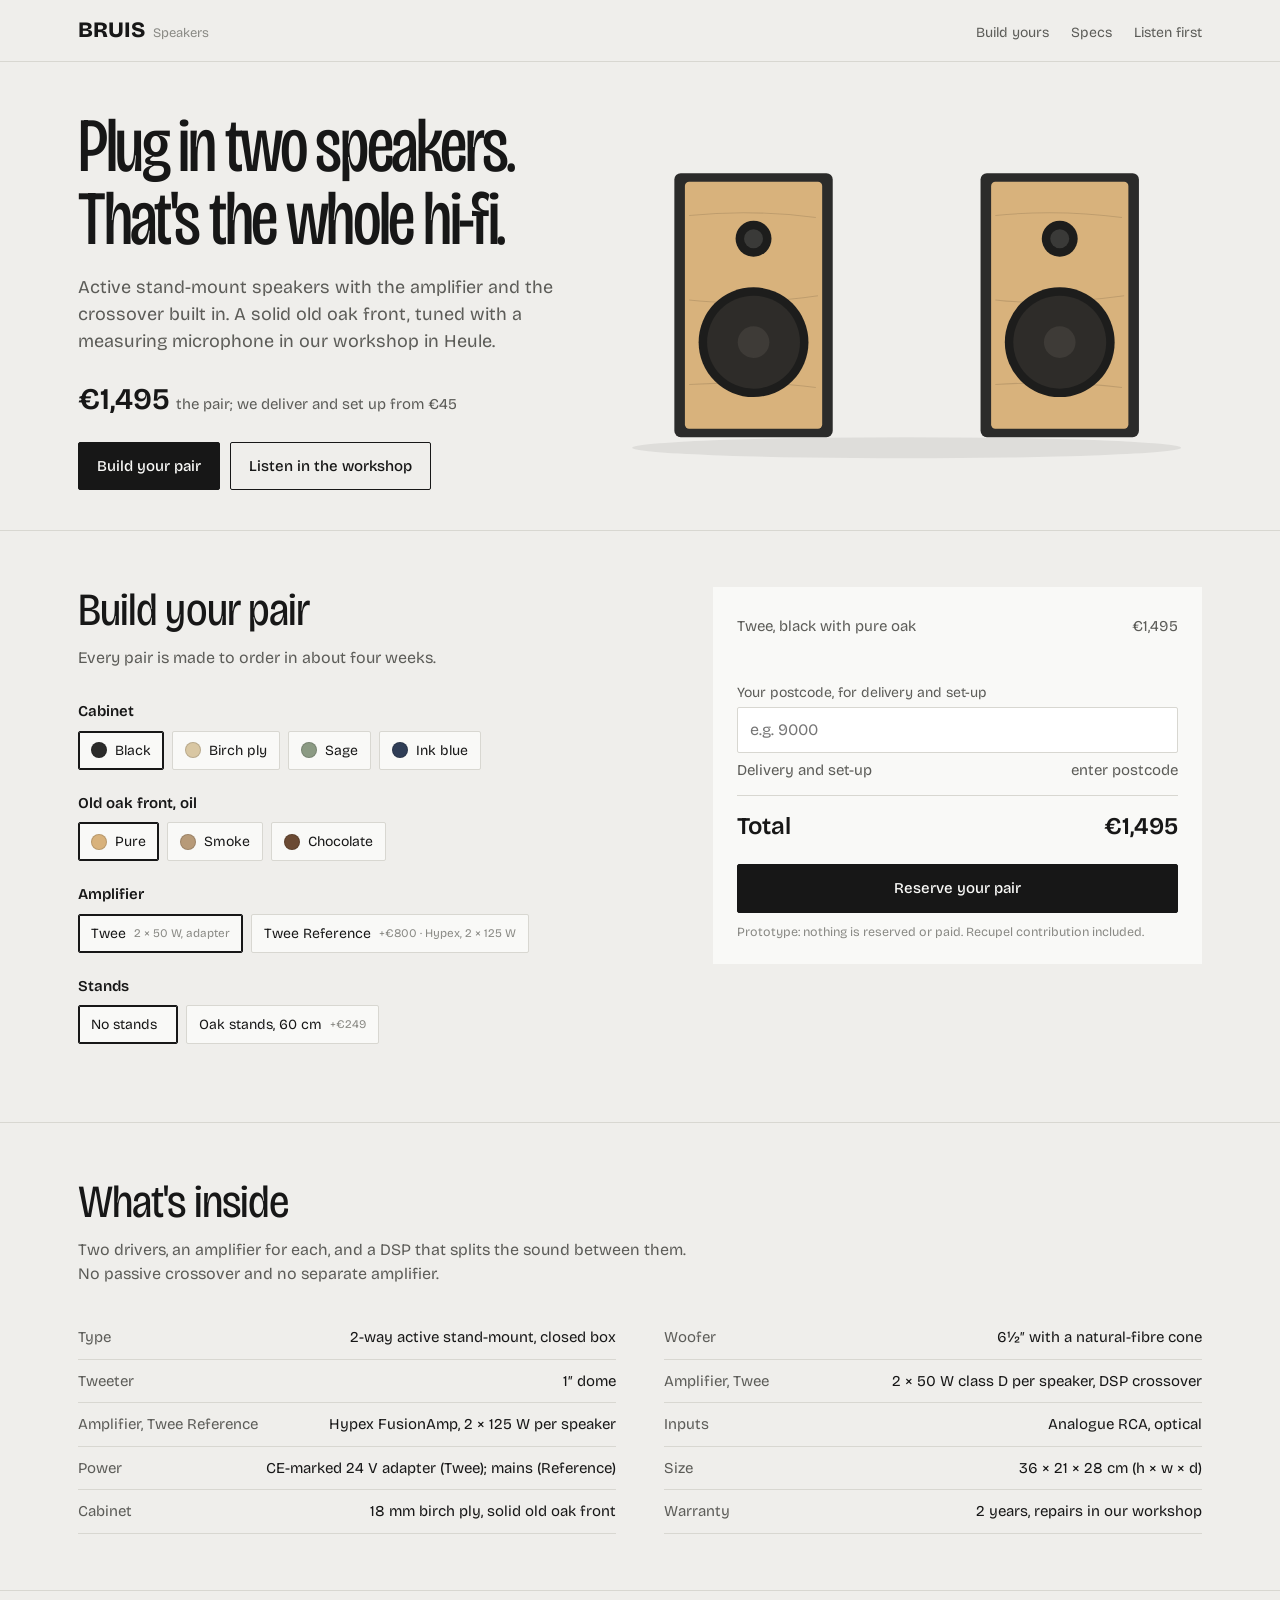
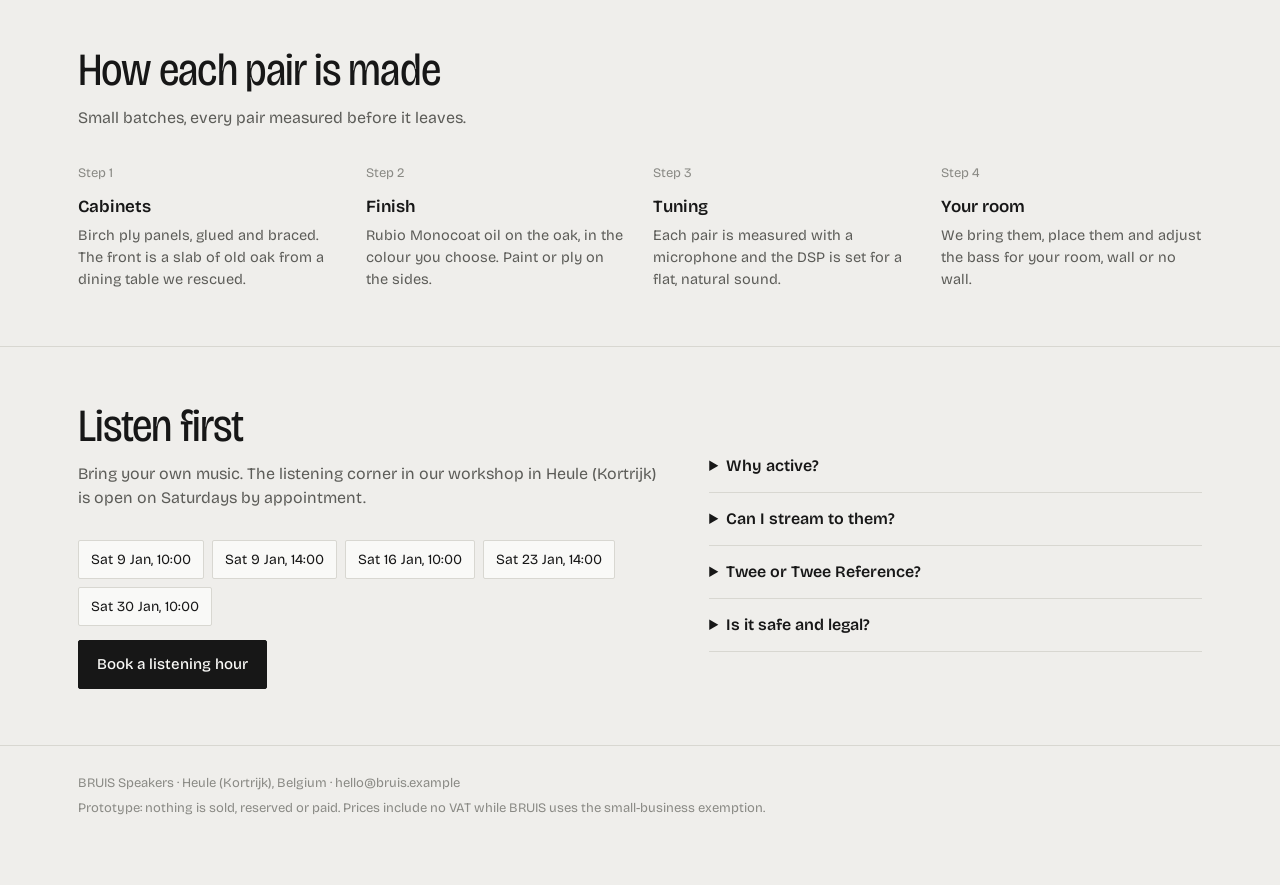
<file: speakers/index.html>
<!DOCTYPE html>
<html lang="en">
<head>
<meta charset="utf-8">
<meta name="viewport" content="width=device-width, initial-scale=1">
<title>BRUIS Speakers — active speakers in old oak (prototype)</title>
<link rel="preconnect" href="https://fonts.googleapis.com">
<link rel="stylesheet" href="https://fonts.googleapis.com/css2?family=Bricolage+Grotesque:opsz,wdth,wght@12..96,75..100,300..800&display=swap">
<style>
:root {
  --bg: #efeeeb; --raised: #f9f9f7; --ink: #171717; --ink2: #5c5c58; --ink3: #8a8a85; --line: #d8d7d1;
  --oak: #cda470; --oak2: #a8804f; --cab: #2b2b2a;
  --f: 'Bricolage Grotesque', system-ui, -apple-system, sans-serif;
}
* { box-sizing: border-box; }
html { scroll-behavior: smooth; }
body { margin: 0; background: var(--bg); color: var(--ink); font-family: var(--f); font-size: 16px; line-height: 1.5; -webkit-font-smoothing: antialiased; }
button, input, select { font: inherit; color: inherit; }
a { color: inherit; }
:focus-visible { outline: 2px solid var(--ink); outline-offset: 3px; }
.wrap { max-width: 1180px; margin: 0 auto; padding: 0 28px; }
header.top { border-bottom: 1px solid var(--line); position: sticky; top: 0; z-index: 10; background: var(--bg); }
header.top .wrap { display: flex; align-items: baseline; gap: 26px; padding-top: 14px; padding-bottom: 14px; }
.brand { display: flex; gap: 8px; align-items: baseline; text-decoration: none; }
.brand b { font-weight: 800; font-size: 22px; }
.brand small { color: var(--ink3); font-size: 13px; }
nav.links { margin-left: auto; display: flex; gap: 22px; font-size: 14px; }
nav.links a { text-decoration: none; color: var(--ink2); }

.hero { display: grid; grid-template-columns: 5fr 6fr; gap: 40px; align-items: center; padding: 48px 0 40px; }
h1 { font-weight: 400; font-size: clamp(40px, 6vw, 80px); line-height: 0.95; letter-spacing: -0.03em; margin: 0 0 18px; font-variation-settings: 'wdth' 80, 'opsz' 96; }
.lede { font-size: 18px; color: var(--ink2); max-width: 30em; margin: 0 0 22px; }
.price { font-size: 15px; color: var(--ink2); margin: 0 0 20px; }
.price b { font-size: 30px; color: var(--ink); font-weight: 600; margin-right: 6px; }
.btns { display: flex; gap: 10px; flex-wrap: wrap; }
.btn { display: inline-block; border: 1px solid var(--ink); background: none; padding: 12px 18px; border-radius: 2px; cursor: pointer; text-decoration: none; font-weight: 500; font-size: 15px; }
.btn.pri { background: var(--ink); color: var(--raised); }
.stage svg { width: 100%; height: auto; display: block; }

section.block { border-top: 1px solid var(--line); padding: 56px 0; }
h2 { font-weight: 400; font-size: clamp(30px, 3.8vw, 46px); letter-spacing: -0.02em; line-height: 1.02; margin: 0 0 12px; font-variation-settings: 'wdth' 88, 'opsz' 72; }
.sub { color: var(--ink2); max-width: 38em; margin: 0 0 30px; }

.cfg { display: grid; grid-template-columns: 6fr 5fr; gap: 48px; align-items: start; }
.opt { margin-bottom: 22px; }
.opt h3 { margin: 0 0 8px; font-size: 15px; font-weight: 600; }
.chips { display: flex; flex-wrap: wrap; gap: 8px; }
.chip { border: 1px solid var(--line); background: var(--raised); padding: 8px 12px; border-radius: 2px; cursor: pointer; font-size: 14px; display: inline-flex; align-items: center; gap: 8px; }
.chip[aria-pressed=true] { border-color: var(--ink); box-shadow: inset 0 0 0 1px var(--ink); }
.chip i { width: 16px; height: 16px; border-radius: 50%; display: inline-block; border: 1px solid rgba(0,0,0,.15); }
.chip small { color: var(--ink3); }
.sum { background: var(--raised); padding: 22px 24px; position: sticky; top: 76px; }
.sum .row { display: flex; justify-content: space-between; padding: 6px 0; font-size: 15px; color: var(--ink2); }
.sum .row.big { color: var(--ink); font-size: 24px; font-weight: 600; border-top: 1px solid var(--line); margin-top: 8px; padding-top: 12px; }
.sum label { display: block; font-size: 14px; margin: 14px 0 4px; color: var(--ink2); }
.sum input { width: 100%; border: 1px solid var(--line); background: #fff; padding: 10px 12px; border-radius: 2px; }
.sum .note { font-size: 12.5px; color: var(--ink3); margin: 10px 0 0; }
.sum .btn { width: 100%; text-align: center; margin-top: 14px; }

.specs { display: grid; grid-template-columns: repeat(2, 1fr); gap: 0 48px; }
.specs div { display: flex; justify-content: space-between; gap: 16px; padding: 10px 0; border-bottom: 1px solid var(--line); font-size: 15px; }
.specs span:first-child { color: var(--ink2); }
.specs span:last-child { text-align: right; }

.how { display: grid; grid-template-columns: repeat(4, 1fr); gap: 26px; }
.how h3 { font-size: 17px; margin: 10px 0 6px; font-weight: 600; }
.how p { margin: 0; color: var(--ink2); font-size: 14.5px; }
.how .n { font-size: 13px; color: var(--ink3); }

.listen { display: grid; grid-template-columns: 6fr 5fr; gap: 40px; align-items: center; }
.slots { display: flex; flex-wrap: wrap; gap: 8px; margin: 14px 0; }
.slot { border: 1px solid var(--line); background: var(--raised); padding: 8px 12px; border-radius: 2px; cursor: pointer; font-size: 14px; }
.slot[aria-pressed=true] { background: var(--ink); color: var(--raised); border-color: var(--ink); }

details { border-bottom: 1px solid var(--line); padding: 14px 0; max-width: 760px; }
summary { cursor: pointer; font-weight: 600; }
details p { color: var(--ink2); margin: 8px 0 0; }
footer { border-top: 1px solid var(--line); padding: 28px 0 60px; color: var(--ink3); font-size: 13px; }
footer p { margin: 0 0 6px; }
.toast { position: fixed; left: 50%; bottom: 22px; transform: translate(-50%, 20px); background: var(--ink); color: var(--raised); padding: 10px 16px; border-radius: 2px; font-size: 14px; opacity: 0; transition: .2s; z-index: 40; pointer-events: none; }
.toast.on { opacity: 1; transform: translate(-50%, 0); }

@media (max-width: 860px) {
  .hero, .cfg, .listen { grid-template-columns: 1fr; gap: 28px; }
  .how { grid-template-columns: 1fr 1fr; }
  .specs { grid-template-columns: 1fr; }
  .sum { position: static; }
}
@media (max-width: 560px) {
  .wrap { padding: 0 18px; }
  nav.links a:not(:last-child) { display: none; }
  .how { grid-template-columns: 1fr; }
}
@media (prefers-reduced-motion: reduce) { * { transition: none !important; scroll-behavior: auto !important; } }
</style>
</head>
<body>
<header class="top"><div class="wrap">
  <a class="brand" href="#"><b>BRUIS</b><small>Speakers</small></a>
  <nav class="links"><a href="#build">Build yours</a><a href="#specs">Specs</a><a href="#listen">Listen first</a></nav>
</div></header>

<main>
<div class="wrap">
  <div class="hero">
    <div>
      <h1>Plug in two speakers. That's the whole hi-fi.</h1>
      <p class="lede">Active stand-mount speakers with the amplifier and the crossover built in. A solid old oak front, tuned with a measuring microphone in our workshop in Heule.</p>
      <p class="price"><b>€1,495</b>the pair; we deliver and set up from €45</p>
      <div class="btns"><a class="btn pri" href="#build">Build your pair</a><a class="btn" href="#listen">Listen in the workshop</a></div>
    </div>
    <div class="stage" id="stage"></div>
  </div>
</div>

<section class="block" id="build"><div class="wrap cfg">
  <div>
    <h2>Build your pair</h2>
    <p class="sub">Every pair is made to order in about four weeks.</p>
    <div class="opt"><h3>Cabinet</h3><div class="chips" id="cab"></div></div>
    <div class="opt"><h3>Old oak front, oil</h3><div class="chips" id="oil"></div></div>
    <div class="opt"><h3>Amplifier</h3><div class="chips" id="amp"></div></div>
    <div class="opt"><h3>Stands</h3><div class="chips" id="stands"></div></div>
  </div>
  <aside class="sum" aria-live="polite">
    <div class="row"><span id="sname">BRUIS Twee</span><span id="sbase"></span></div>
    <div class="row" id="srow"></div>
    <div class="row" id="arow"></div>
    <label for="pc">Your postcode, for delivery and set-up</label>
    <input id="pc" inputmode="numeric" maxlength="4" placeholder="e.g. 9000">
    <div class="row" id="drow"></div>
    <div class="row big"><span>Total</span><span id="tot"></span></div>
    <button class="btn pri" type="button" id="order">Reserve your pair</button>
    <p class="note">Prototype: nothing is reserved or paid. Recupel contribution included.</p>
  </aside>
</div></section>

<section class="block" id="specs"><div class="wrap">
  <h2>What's inside</h2>
  <p class="sub">Two drivers, an amplifier for each, and a DSP that splits the sound between them. No passive crossover and no separate amplifier.</p>
  <div class="specs">
    <div><span>Type</span><span>2-way active stand-mount, closed box</span></div>
    <div><span>Woofer</span><span>6½″ with a natural-fibre cone</span></div>
    <div><span>Tweeter</span><span>1″ dome</span></div>
    <div><span>Amplifier, Twee</span><span>2 × 50 W class D per speaker, DSP crossover</span></div>
    <div><span>Amplifier, Twee Reference</span><span>Hypex FusionAmp, 2 × 125 W per speaker</span></div>
    <div><span>Inputs</span><span>Analogue RCA, optical</span></div>
    <div><span>Power</span><span>CE-marked 24 V adapter (Twee); mains (Reference)</span></div>
    <div><span>Size</span><span>36 × 21 × 28 cm (h × w × d)</span></div>
    <div><span>Cabinet</span><span>18 mm birch ply, solid old oak front</span></div>
    <div><span>Warranty</span><span>2 years, repairs in our workshop</span></div>
  </div>
</div></section>

<section class="block"><div class="wrap">
  <h2>How each pair is made</h2>
  <p class="sub">Small batches, every pair measured before it leaves.</p>
  <div class="how">
    <div><span class="n">Step 1</span><h3>Cabinets</h3><p>Birch ply panels, glued and braced. The front is a slab of old oak from a dining table we rescued.</p></div>
    <div><span class="n">Step 2</span><h3>Finish</h3><p>Rubio Monocoat oil on the oak, in the colour you choose. Paint or ply on the sides.</p></div>
    <div><span class="n">Step 3</span><h3>Tuning</h3><p>Each pair is measured with a microphone and the DSP is set for a flat, natural sound.</p></div>
    <div><span class="n">Step 4</span><h3>Your room</h3><p>We bring them, place them and adjust the bass for your room, wall or no wall.</p></div>
  </div>
</div></section>

<section class="block" id="listen"><div class="wrap listen">
  <div>
    <h2>Listen first</h2>
    <p class="sub">Bring your own music. The listening corner in our workshop in Heule (Kortrijk) is open on Saturdays by appointment.</p>
    <div class="slots" id="slots"></div>
    <button class="btn pri" type="button" id="book">Book a listening hour</button>
  </div>
  <div>
    <details><summary>Why active?</summary><p>Each driver gets its own amplifier and the DSP does the crossover. You need no separate amplifier, and the speaker is tuned exactly for its drivers and box.</p></details>
    <details><summary>Can I stream to them?</summary><p>Plug in any streamer, a turntable with a phono stage, or a TV through the optical input. We keep wireless out of the speaker so it stays simple and lasts.</p></details>
    <details><summary>Twee or Twee Reference?</summary><p>Twee uses compact class D boards and an external power adapter. Reference uses Hypex FusionAmp modules with more power and finer DSP, for bigger rooms and louder listening.</p></details>
    <details><summary>Is it safe and legal?</summary><p>Every pair carries the CE mark, a Recupel take-back contribution and a label with our name, address and batch number. The Twee runs on a certified 24 V adapter, so no mains voltage enters the speaker.</p></details>
  </div>
</div></section>
</main>

<footer><div class="wrap">
  <p>BRUIS Speakers · Heule (Kortrijk), Belgium · hello@bruis.example</p>
  <p>Prototype: nothing is sold, reserved or paid. Prices include no VAT while BRUIS uses the small-business exemption.</p>
</div></footer>
<div class="toast" id="toast" role="status" aria-live="polite"></div>

<script>
const CABS = [
  { k: 'black', name: 'Black', c: '#2b2b2a' },
  { k: 'ply', name: 'Birch ply', c: '#d9c7a3' },
  { k: 'sage', name: 'Sage', c: '#8b9a83' },
  { k: 'ink', name: 'Ink blue', c: '#2f3d55' }
];
const OILS = [
  { k: 'pure', name: 'Pure', c: '#d8b27c' },
  { k: 'smoke', name: 'Smoke', c: '#b79a78' },
  { k: 'choc', name: 'Chocolate', c: '#6b4a33' }
];
const AMPS = [
  { k: 'twee', name: 'Twee', add: 0, sub: '2 × 50 W, adapter' },
  { k: 'ref', name: 'Twee Reference', add: 800, sub: 'Hypex, 2 × 125 W' }
];
const STANDS = [
  { k: 'none', name: 'No stands', add: 0 },
  { k: 'oak', name: 'Oak stands, 60 cm', add: 249 }
];
const S = { cab: 'black', oil: 'pure', amp: 'twee', stands: 'none', slot: null };
const BASE = 1495;
const eur = n => '€' + n.toLocaleString('en-US');
/* delivery by distance from 8501, same bands as the other BRUIS sites */
const PC = { 10:[50.85,4.35],15:[50.73,4.23],18:[50.93,4.43],19:[50.88,4.5],20:[51.22,4.4],22:[51.19,4.55],25:[51.13,4.57],28:[51.03,4.48],30:[50.88,4.7],33:[50.9,4.8],35:[50.93,5.33],36:[51.12,5.5],38:[50.94,5.1],39:[51.2,5.2],40:[50.63,5.57],45:[50.5,5.3],48:[50.6,5.87],50:[50.47,4.87],60:[50.41,4.44],65:[50.45,4.1],70:[50.45,3.95],75:[50.6,3.38],80:[51.21,3.22],84:[51.23,2.92],85:[50.83,3.27],86:[51.0,2.85],87:[50.94,3.12],88:[50.9,3.12],89:[50.85,2.88],90:[51.05,3.72],92:[51.0,3.98],93:[50.95,4.05],94:[50.85,4.0],95:[50.85,3.6],96:[50.83,3.6],97:[50.87,3.6],98:[51.0,3.56],99:[51.18,3.56] };
const HOME = [50.84, 3.24];
function km(pc) {
  const a = PC[pc.slice(0, 2)] || PC[pc[0] + '0']; if (!a) return null;
  const R = 6371, r = Math.PI / 180, dLa = (a[0] - HOME[0]) * r, dLo = (a[1] - HOME[1]) * r;
  const h = Math.sin(dLa / 2) ** 2 + Math.cos(HOME[0] * r) * Math.cos(a[0] * r) * Math.sin(dLo / 2) ** 2;
  return 2 * R * Math.asin(Math.sqrt(h)) * 1.3;
}
function delivery(pc) {
  if (!/^\d{4}$/.test(pc)) return null; const k = km(pc); if (k == null) return null;
  return k <= 30 ? 45 : k <= 80 ? 85 : k <= 150 ? 135 : 185;
}

function speaker(x, cab, oil, ref) {
  return `<g transform="translate(${x} 40)">
    <rect x="0" y="0" width="150" height="250" rx="6" fill="${cab}"/>
    <rect x="10" y="8" width="130" height="234" rx="4" fill="${oil}"/>
    <path d="M14 40 q60 -6 120 2 M14 120 q50 6 122 -4 M14 200 q70 -4 120 3" stroke="rgba(0,0,0,.12)" fill="none"/>
    <circle cx="75" cy="62" r="17" fill="#1d1d1c"/><circle cx="75" cy="62" r="9" fill="#3a3a38"/>
    <circle cx="75" cy="160" r="52" fill="#1d1d1c"/><circle cx="75" cy="160" r="44" fill="#2e2c29"/><circle cx="75" cy="160" r="15" fill="#3e3b37"/>
    ${ref ? '<rect x="60" y="226" width="30" height="4" rx="2" fill="#1d1d1c" opacity=".55"/>' : ''}
  </g>`;
}
function stage() {
  const cab = CABS.find(c => c.k === S.cab).c, oil = OILS.find(o => o.k === S.oil).c, ref = S.amp === 'ref';
  const st = S.stands === 'oak';
  const legs = x => st ? `<g transform="translate(${x} 290)"><rect x="40" y="0" width="70" height="8" fill="#a8804f"/><rect x="66" y="8" width="18" height="96" fill="#cda470"/><rect x="30" y="104" width="90" height="10" fill="#a8804f"/></g>` : '';
  document.getElementById('stage').innerHTML = `<svg viewBox="0 0 560 ${st ? 420 : 320}" role="img" aria-label="A pair of BRUIS speakers, ${CABS.find(c => c.k === S.cab).name.toLowerCase()} with ${OILS.find(o => o.k === S.oil).name.toLowerCase()} oak fronts">
    <ellipse cx="280" cy="${st ? 408 : 300}" rx="260" ry="10" fill="rgba(0,0,0,.07)"/>
    ${speaker(60, cab, oil, ref)}${speaker(350, cab, oil, ref)}${legs(60)}${legs(350)}</svg>`;
}
function chips(id, list, key, fmt) {
  const el = document.getElementById(id);
  el.innerHTML = list.map(o => `<button type="button" class="chip" data-k="${o.k}" aria-pressed="${S[key] === o.k}">${o.c ? `<i style="background:${o.c}"></i>` : ''}${o.name}${fmt ? ` <small>${fmt(o)}</small>` : ''}</button>`).join('');
  el.querySelectorAll('.chip').forEach(b => b.onclick = () => { S[key] = b.dataset.k; render(); });
}
function render() {
  chips('cab', CABS, 'cab'); chips('oil', OILS, 'oil');
  chips('amp', AMPS, 'amp', o => o.add ? `+${eur(o.add)} · ${o.sub}` : o.sub);
  chips('stands', STANDS, 'stands', o => o.add ? `+${eur(o.add)}` : '');
  stage();
  const amp = AMPS.find(a => a.k === S.amp), st = STANDS.find(s => s.k === S.stands);
  const pc = document.getElementById('pc').value.trim(), d = delivery(pc);
  document.getElementById('sname').textContent = amp.name + ', ' + CABS.find(c => c.k === S.cab).name.toLowerCase() + ' with ' + OILS.find(o => o.k === S.oil).name.toLowerCase() + ' oak';
  document.getElementById('sbase').textContent = eur(BASE);
  document.getElementById('arow').innerHTML = amp.add ? `<span>Hypex amplifiers</span><span>+${eur(amp.add)}</span>` : '';
  document.getElementById('srow').innerHTML = st.add ? `<span>Oak stands</span><span>+${eur(st.add)}</span>` : '';
  document.getElementById('drow').innerHTML = `<span>Delivery and set-up</span><span>${d == null ? (pc ? 'check postcode' : 'enter postcode') : eur(d)}</span>`;
  document.getElementById('tot').textContent = eur(BASE + amp.add + st.add + (d || 0));
}
document.getElementById('pc').addEventListener('input', render);
const SLOTS = ['Sat 9 Jan, 10:00', 'Sat 9 Jan, 14:00', 'Sat 16 Jan, 10:00', 'Sat 23 Jan, 14:00', 'Sat 30 Jan, 10:00'];
function slots() {
  const el = document.getElementById('slots');
  el.innerHTML = SLOTS.map(s => `<button type="button" class="slot" aria-pressed="${S.slot === s}">${s}</button>`).join('');
  el.querySelectorAll('.slot').forEach((b, i) => b.onclick = () => { S.slot = SLOTS[i]; slots(); });
}
let tt;
function toast(m) { const t = document.getElementById('toast'); t.textContent = m; t.classList.add('on'); clearTimeout(tt); tt = setTimeout(() => t.classList.remove('on'), 2400); }
document.getElementById('order').onclick = () => toast('Prototype: nothing is reserved or paid');
document.getElementById('book').onclick = () => toast(S.slot ? `Prototype: ${S.slot} is not really booked` : 'Pick a time first');
render(); slots();
</script>
</body>
</html>
</file>
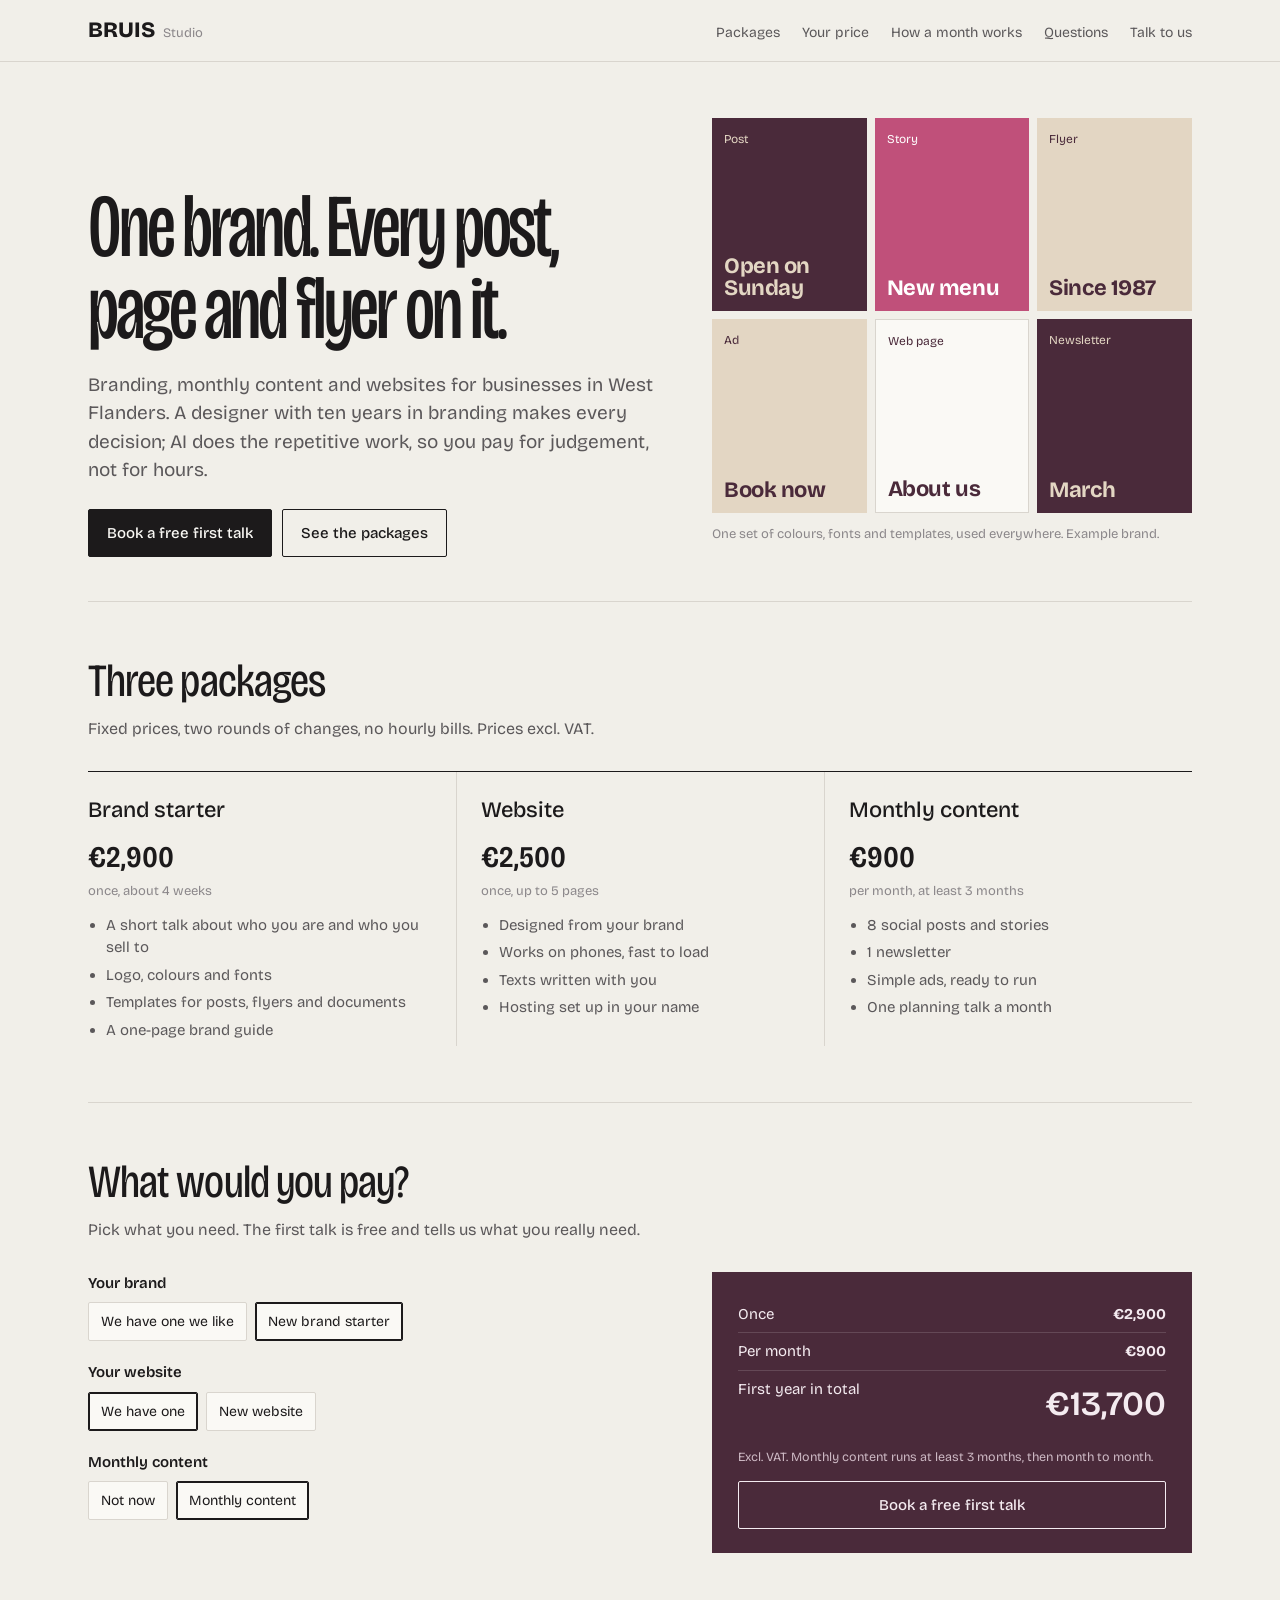
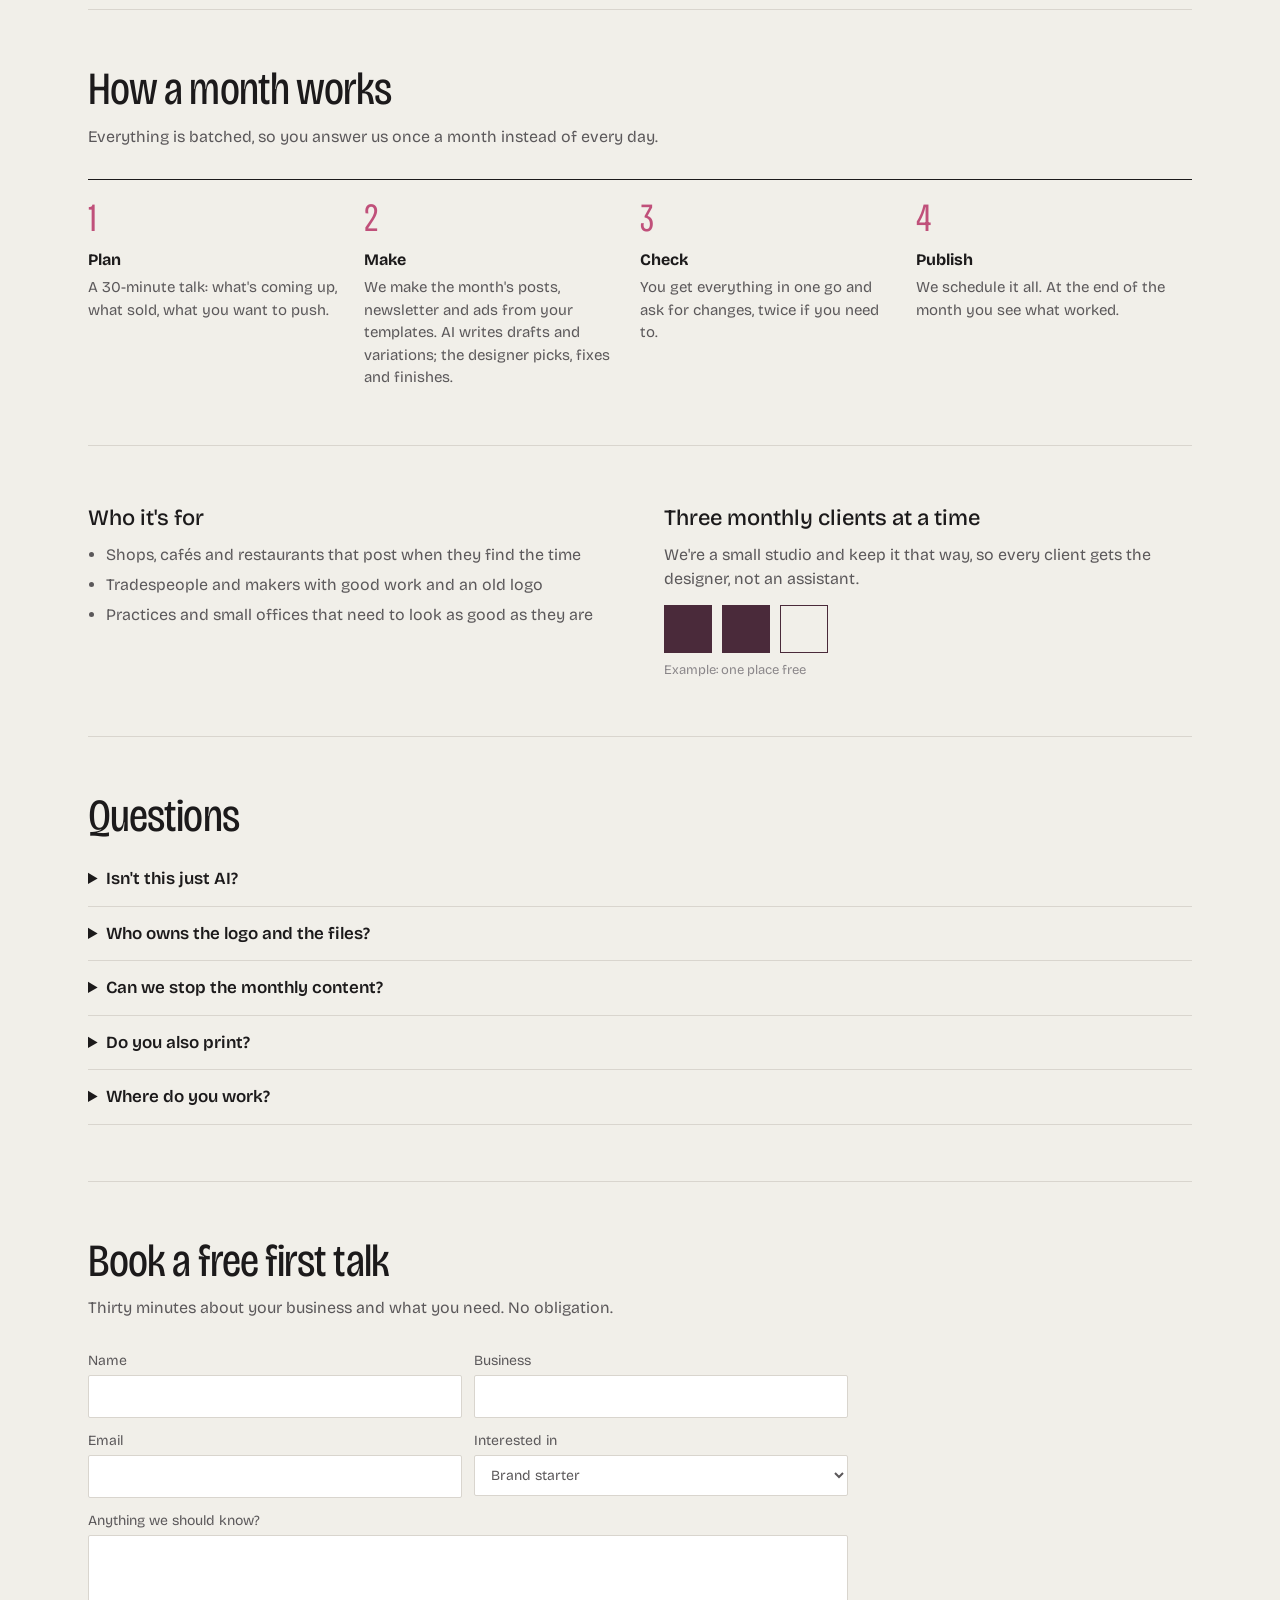
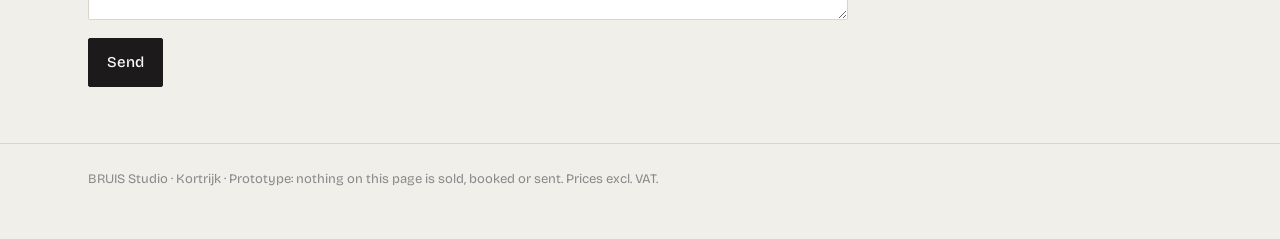
<file: studio/index.html>
<!DOCTYPE html>
<html lang="en">
<head>
<meta charset="utf-8">
<meta name="viewport" content="width=device-width, initial-scale=1">
<title>BRUIS Studio — branding and content for local businesses (prototype)</title>
<link rel="preconnect" href="https://fonts.googleapis.com">
<link rel="stylesheet" href="https://fonts.googleapis.com/css2?family=Bricolage+Grotesque:opsz,wdth,wght@12..96,75..100,300..800&display=swap">
<style>
:root {
  --bg: #f1efe9; --raised: #faf9f5; --ink: #1c1a1b; --ink2: #5b585a; --ink3: #8b878a; --line: #d9d5ce;
  --rose: #c0507a; --plum: #4a2a3a; --sand: #e3d6c3;
  --f: 'Bricolage Grotesque', system-ui, -apple-system, sans-serif;
}
* { box-sizing: border-box; }
html { scroll-behavior: smooth; }
body { margin: 0; background: var(--bg); color: var(--ink); font-family: var(--f); font-size: 16px; line-height: 1.5; -webkit-font-smoothing: antialiased; }
button, input, select, textarea { font: inherit; color: inherit; }
a { color: inherit; }
:focus-visible { outline: 2px solid var(--ink); outline-offset: 3px; }
.wrap { max-width: 1160px; margin: 0 auto; padding: 0 28px; }
header.top { border-bottom: 1px solid var(--line); position: sticky; top: 0; z-index: 10; background: var(--bg); }
header.top .wrap { display: flex; align-items: baseline; gap: 26px; padding-top: 14px; padding-bottom: 14px; }
.brand { display: flex; gap: 8px; align-items: baseline; text-decoration: none; }
.brand b { font-weight: 800; font-size: 22px; }
.brand small { color: var(--ink3); font-size: 13px; }
nav.links { margin-left: auto; display: flex; gap: 22px; font-size: 14px; }
nav.links a { text-decoration: none; color: var(--ink2); }

/* hero: one brand, many outputs */
.hero { display: grid; grid-template-columns: 6fr 5fr; gap: 48px; align-items: end; padding: 56px 0 44px; }
h1 { font-weight: 400; font-size: clamp(44px, 7vw, 96px); line-height: 0.92; letter-spacing: -0.035em; margin: 0 0 20px; font-variation-settings: 'wdth' 76, 'opsz' 96; }
h1 em { font-style: normal; font-variation-settings: 'wdth' 100, 'opsz' 96; font-weight: 700; }
.lede { font-size: 19px; color: var(--ink2); max-width: 30em; margin: 0 0 24px; }
.btns { display: flex; gap: 10px; flex-wrap: wrap; }
.btn { display: inline-block; border: 1px solid var(--ink); background: none; padding: 12px 18px; border-radius: 2px; cursor: pointer; text-decoration: none; font-weight: 500; font-size: 15px; }
.btn.pri { background: var(--ink); color: var(--raised); }
.sheet { display: grid; grid-template-columns: repeat(3, 1fr); gap: 8px; }
.sheet > div { aspect-ratio: 4 / 5; padding: 12px; display: flex; flex-direction: column; justify-content: space-between; font-size: 12px; }
.sheet .a { background: var(--plum); color: var(--sand); }
.sheet .b { background: var(--sand); color: var(--plum); }
.sheet .c { background: var(--rose); color: #fff; }
.sheet .d { background: var(--raised); color: var(--plum); border: 1px solid var(--line); }
.sheet b { font-size: 22px; line-height: 1; font-weight: 700; letter-spacing: -0.02em; }
.sheet .cap { color: var(--ink3); font-size: 13px; grid-column: 1 / -1; margin-top: 4px; }

section.block { border-top: 1px solid var(--line); padding: 56px 0; }
h2 { font-weight: 400; font-size: clamp(30px, 3.8vw, 46px); letter-spacing: -0.02em; line-height: 1.02; margin: 0 0 12px; font-variation-settings: 'wdth' 84, 'opsz' 72; }
.sub { color: var(--ink2); max-width: 38em; margin: 0 0 30px; }

.packs { display: grid; grid-template-columns: repeat(3, 1fr); gap: 0; border-top: 1px solid var(--ink); }
.pack { padding: 22px 24px 0 0; }
.pack + .pack { padding-left: 24px; border-left: 1px solid var(--line); }
.pack h3 { font-size: 22px; font-weight: 500; margin: 0 0 4px; }
.pack .pr { font-size: 30px; font-weight: 600; margin: 8px 0 2px; font-variation-settings: 'wdth' 85; }
.pack .per { color: var(--ink3); font-size: 13px; margin: 0 0 12px; }
.pack ul { margin: 0; padding-left: 18px; color: var(--ink2); font-size: 15px; }
.pack li { margin-bottom: 5px; }

.calc { display: grid; grid-template-columns: 6fr 5fr; gap: 48px; align-items: start; }
.field { margin-bottom: 20px; }
.field > span { display: block; font-size: 15px; font-weight: 600; margin-bottom: 8px; }
.chips { display: flex; flex-wrap: wrap; gap: 8px; }
.chip { border: 1px solid var(--line); background: var(--raised); padding: 8px 12px; border-radius: 2px; cursor: pointer; font-size: 14px; }
.chip[aria-pressed=true] { border-color: var(--ink); box-shadow: inset 0 0 0 1px var(--ink); }
.res { background: var(--plum); color: #f4ebf0; padding: 24px 26px; position: sticky; top: 76px; }
.res .row { display: flex; justify-content: space-between; padding: 7px 0; font-size: 15px; border-top: 1px solid rgba(255,255,255,.14); }
.res .row:first-child { border-top: 0; }
.res .big { font-size: 34px; font-weight: 600; }
.res .note { font-size: 12.5px; color: #cdb9c4; margin: 12px 0 0; }
.res .btn { border-color: #f4ebf0; color: #f4ebf0; width: 100%; text-align: center; margin-top: 14px; }

.steps { list-style: none; counter-reset: s; margin: 0; padding: 0; display: grid; grid-template-columns: repeat(4, 1fr); border-top: 1px solid var(--ink); }
.steps li { counter-increment: s; padding: 18px 20px 0 0; }
.steps li::before { content: counter(s); display: block; font-size: 40px; font-weight: 300; line-height: 1; margin-bottom: 10px; color: var(--rose); font-variation-settings: 'wdth' 75; }
.steps b { display: block; margin-bottom: 4px; }
.steps p { margin: 0; color: var(--ink2); font-size: 15px; }

.split { display: grid; grid-template-columns: 1fr 1fr; gap: 48px; }
.split h3 { font-size: 22px; font-weight: 500; margin: 0 0 8px; }
.split ul { margin: 0; padding-left: 18px; color: var(--ink2); }
.split li { margin-bottom: 6px; }
.slots { display: flex; gap: 10px; margin: 14px 0 8px; }
.slots i { width: 48px; height: 48px; border: 1px solid var(--plum); display: block; }
.slots i.on { background: var(--plum); }

.faq details { border-bottom: 1px solid var(--line); padding: 14px 0; }
.faq summary { cursor: pointer; font-weight: 600; font-size: 17px; }
.faq p { color: var(--ink2); margin: 8px 0 0; max-width: 46em; }

form.ask { display: grid; grid-template-columns: 1fr 1fr; gap: 12px; max-width: 760px; }
form.ask label { font-size: 14px; color: var(--ink2); }
form.ask input, form.ask select, form.ask textarea { width: 100%; border: 1px solid var(--line); background: #fff; padding: 10px 12px; border-radius: 2px; margin-top: 4px; }
form.ask .full { grid-column: 1 / -1; }
#sent { margin: 12px 0 0; font-weight: 600; }
footer { border-top: 1px solid var(--line); padding: 26px 0 50px; color: var(--ink3); font-size: 13px; }

@media (max-width: 860px) {
  nav.links { display: none; }
  .hero, .calc, .split { grid-template-columns: 1fr; }
  .packs { grid-template-columns: 1fr; }
  .pack + .pack { padding-left: 0; border-left: 0; border-top: 1px solid var(--line); margin-top: 20px; }
  .res { position: static; }
  .steps { grid-template-columns: 1fr 1fr; }
}
@media (max-width: 520px) {
  .wrap { padding: 0 18px; }
  .steps { grid-template-columns: 1fr; }
  form.ask { grid-template-columns: 1fr; }
}
</style>
</head>
<body>
<header class="top"><div class="wrap">
  <a class="brand" href="#"><b>BRUIS</b><small>Studio</small></a>
  <nav class="links"><a href="#packs">Packages</a><a href="#price">Your price</a><a href="#how">How a month works</a><a href="#faq">Questions</a><a href="#ask">Talk to us</a></nav>
</div></header>

<main class="wrap">
  <section class="hero">
    <div>
      <h1>One brand. Every post, page and flyer on it.</h1>
      <p class="lede">Branding, monthly content and websites for businesses in West Flanders. A designer with ten years in branding makes every decision; AI does the repetitive work, so you pay for judgement, not for hours.</p>
      <div class="btns"><a class="btn pri" href="#ask">Book a free first talk</a><a class="btn" href="#packs">See the packages</a></div>
    </div>
    <div class="sheet" aria-label="Example: one brand used on a post, a story, a flyer and a web page">
      <div class="a"><span>Post</span><b>Open on Sunday</b></div>
      <div class="c"><span>Story</span><b>New menu</b></div>
      <div class="b"><span>Flyer</span><b>Since 1987</b></div>
      <div class="b"><span>Ad</span><b>Book now</b></div>
      <div class="d"><span>Web page</span><b>About us</b></div>
      <div class="a"><span>Newsletter</span><b>March</b></div>
      <p class="cap">One set of colours, fonts and templates, used everywhere. Example brand.</p>
    </div>
  </section>

  <section class="block" id="packs">
    <h2>Three packages</h2>
    <p class="sub">Fixed prices, two rounds of changes, no hourly bills. Prices excl. VAT.</p>
    <div class="packs">
      <div class="pack"><h3>Brand starter</h3><p class="pr">€2,900</p><p class="per">once, about 4 weeks</p><ul>
        <li>A short talk about who you are and who you sell to</li><li>Logo, colours and fonts</li><li>Templates for posts, flyers and documents</li><li>A one-page brand guide</li></ul></div>
      <div class="pack"><h3>Website</h3><p class="pr">€2,500</p><p class="per">once, up to 5 pages</p><ul>
        <li>Designed from your brand</li><li>Works on phones, fast to load</li><li>Texts written with you</li><li>Hosting set up in your name</li></ul></div>
      <div class="pack"><h3>Monthly content</h3><p class="pr">€900</p><p class="per">per month, at least 3 months</p><ul>
        <li>8 social posts and stories</li><li>1 newsletter</li><li>Simple ads, ready to run</li><li>One planning talk a month</li></ul></div>
    </div>
  </section>

  <section class="block" id="price">
    <h2>What would you pay?</h2>
    <p class="sub">Pick what you need. The first talk is free and tells us what you really need.</p>
    <div class="calc">
      <div>
        <div class="field"><span>Your brand</span><div class="chips" data-k="brand"></div></div>
        <div class="field"><span>Your website</span><div class="chips" data-k="web"></div></div>
        <div class="field"><span>Monthly content</span><div class="chips" data-k="month"></div></div>
      </div>
      <aside class="res" aria-live="polite">
        <div class="row"><span>Once</span><b id="once">–</b></div>
        <div class="row"><span>Per month</span><b id="mo">–</b></div>
        <div class="row"><span>First year in total</span><b class="big" id="yr">–</b></div>
        <p class="note">Excl. VAT. Monthly content runs at least 3 months, then month to month.</p>
        <a class="btn" href="#ask">Book a free first talk</a>
      </aside>
    </div>
  </section>

  <section class="block" id="how">
    <h2>How a month works</h2>
    <p class="sub">Everything is batched, so you answer us once a month instead of every day.</p>
    <ol class="steps">
      <li><b>Plan</b><p>A 30-minute talk: what's coming up, what sold, what you want to push.</p></li>
      <li><b>Make</b><p>We make the month's posts, newsletter and ads from your templates. AI writes drafts and variations; the designer picks, fixes and finishes.</p></li>
      <li><b>Check</b><p>You get everything in one go and ask for changes, twice if you need to.</p></li>
      <li><b>Publish</b><p>We schedule it all. At the end of the month you see what worked.</p></li>
    </ol>
  </section>

  <section class="block">
    <div class="split">
      <div><h3>Who it's for</h3><ul>
        <li>Shops, cafés and restaurants that post when they find the time</li>
        <li>Tradespeople and makers with good work and an old logo</li>
        <li>Practices and small offices that need to look as good as they are</li>
      </ul></div>
      <div><h3>Three monthly clients at a time</h3>
        <p class="sub" style="margin:0">We're a small studio and keep it that way, so every client gets the designer, not an assistant.</p>
        <div class="slots" aria-label="Example: one of three monthly places free"><i class="on"></i><i class="on"></i><i></i></div>
        <p style="color:var(--ink3);font-size:13px;margin:0">Example: one place free</p>
      </div>
    </div>
  </section>

  <section class="block faq" id="faq">
    <h2>Questions</h2>
    <details><summary>Isn't this just AI?</summary><p>AI makes drafts and variations quickly. Every choice about your brand, and every post that goes out, is checked and finished by a designer with ten years in branding. That's the part you pay for.</p></details>
    <details><summary>Who owns the logo and the files?</summary><p>You do, once the invoice is paid. You get all the source files.</p></details>
    <details><summary>Can we stop the monthly content?</summary><p>After the first 3 months, any month, with one month's notice.</p></details>
    <details><summary>Do you also print?</summary><p>We prepare print-ready files and can order the printing for you at cost.</p></details>
    <details><summary>Where do you work?</summary><p>From Kortrijk, for businesses in West and East Flanders. Talks can be at your place, ours or by video.</p></details>
  </section>

  <section class="block" id="ask">
    <h2>Book a free first talk</h2>
    <p class="sub">Thirty minutes about your business and what you need. No obligation.</p>
    <form class="ask" id="form">
      <label>Name<input required name="n" autocomplete="name"></label>
      <label>Business<input required name="b" autocomplete="organization"></label>
      <label>Email<input required name="e" type="email" autocomplete="email"></label>
      <label>Interested in<select name="i"><option>Brand starter</option><option>Website</option><option>Monthly content</option><option>Not sure yet</option></select></label>
      <label class="full">Anything we should know?<textarea name="t" rows="3"></textarea></label>
      <div class="full"><button class="btn pri" type="submit">Send</button><p id="sent" hidden>Request noted. This is a prototype: nothing was sent.</p></div>
    </form>
  </section>
</main>
<footer><div class="wrap">BRUIS Studio · Kortrijk · Prototype: nothing on this page is sold, booked or sent. Prices excl. VAT.</div></footer>

<script>
const OPTS = {
  brand: [['have', 'We have one we like', 0], ['new', 'New brand starter', 2900]],
  web: [['have', 'We have one', 0], ['new', 'New website', 2500]],
  month: [['none', 'Not now', 0], ['yes', 'Monthly content', 900]]
};
const S = { brand: 'new', web: 'have', month: 'yes' };
const eur = n => '€' + Math.round(n).toLocaleString('en-US');
document.querySelectorAll('.chips').forEach(box => {
  const k = box.dataset.k;
  box.innerHTML = OPTS[k].map(o => `<button type="button" class="chip" data-v="${o[0]}">${o[1]}</button>`).join('');
  box.addEventListener('click', e => { const b = e.target.closest('.chip'); if (!b) return; S[k] = b.dataset.v; calc(); });
});
function calc() {
  document.querySelectorAll('.chips').forEach(box => box.querySelectorAll('.chip').forEach(b => b.setAttribute('aria-pressed', b.dataset.v === S[box.dataset.k])));
  const g = k => OPTS[k].find(o => o[0] === S[k])[2];
  const once = g('brand') + g('web'), mo = g('month');
  document.getElementById('once').textContent = once ? eur(once) : '–';
  document.getElementById('mo').textContent = mo ? eur(mo) : '–';
  document.getElementById('yr').textContent = (once || mo) ? eur(once + mo * 12) : '–';
}
calc();
document.getElementById('form').addEventListener('submit', e => { e.preventDefault(); document.getElementById('sent').hidden = false; });
</script>
</body>
</html>
</file>
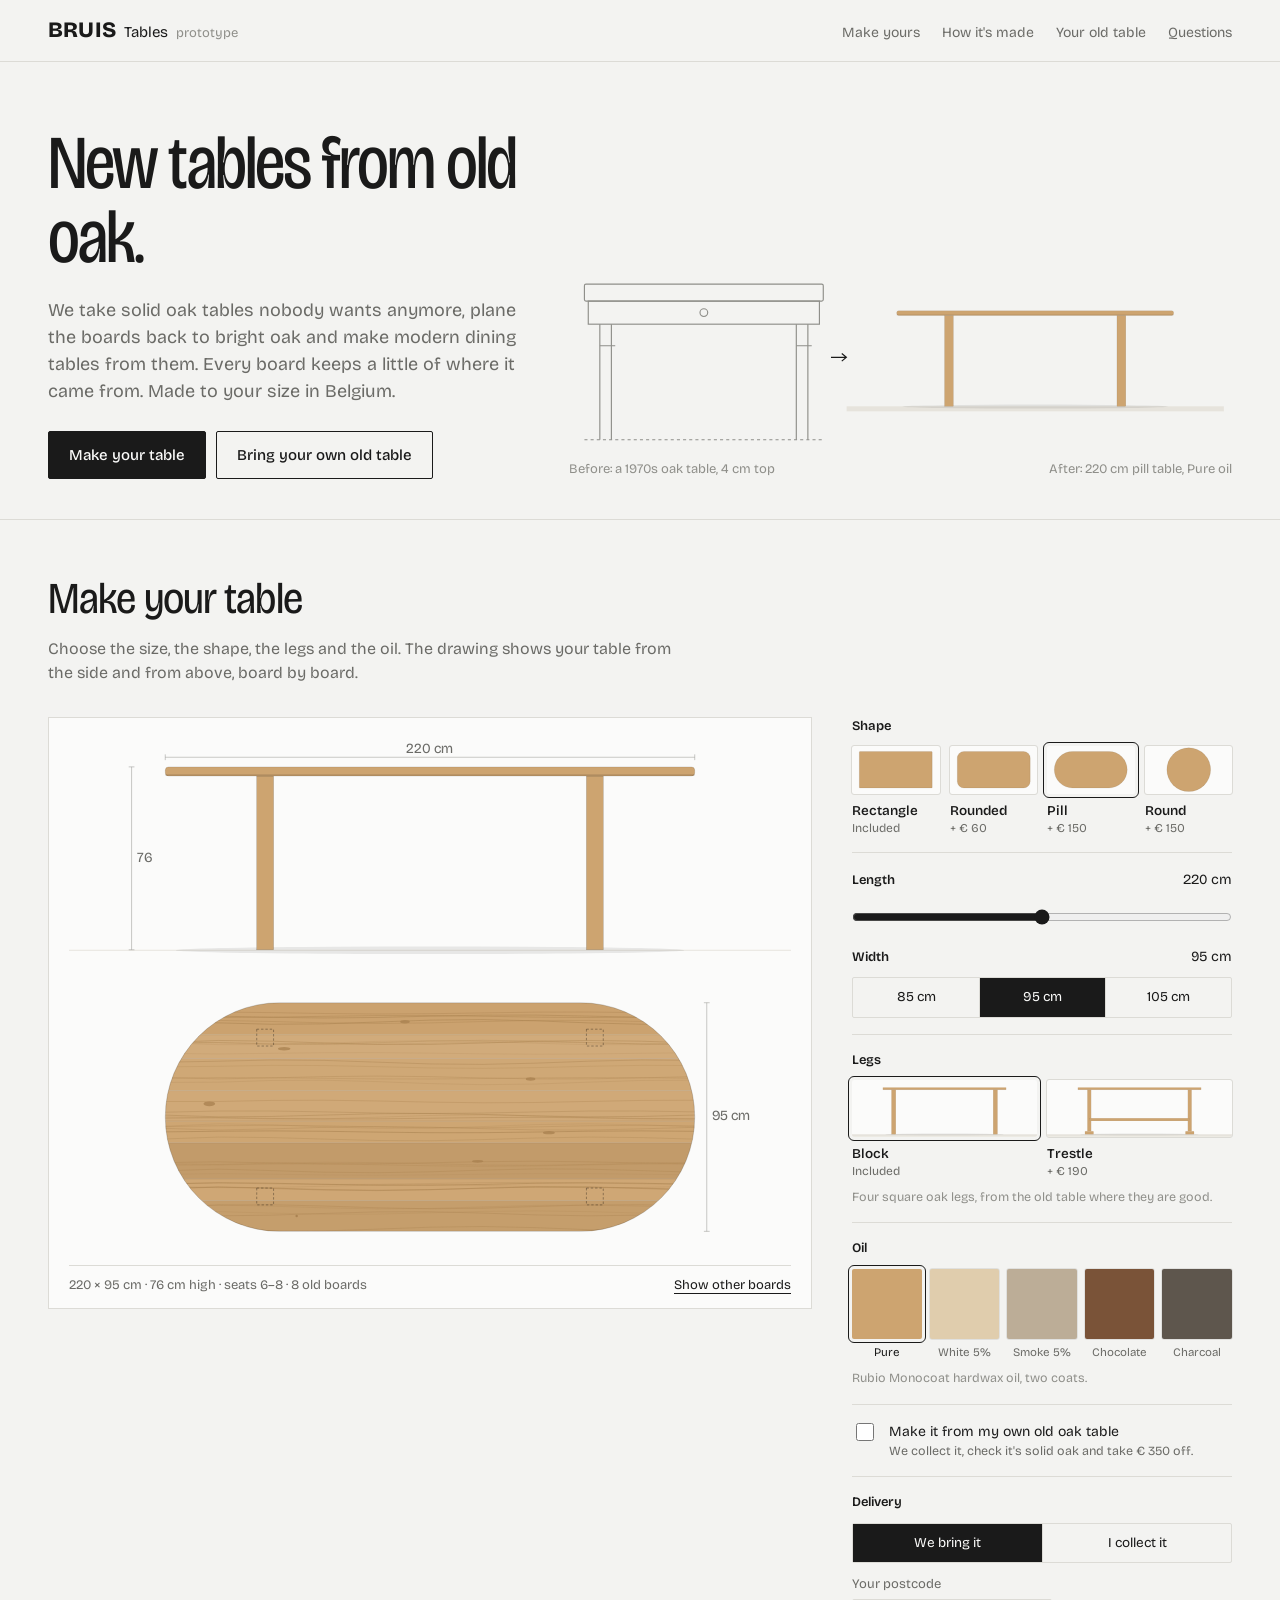
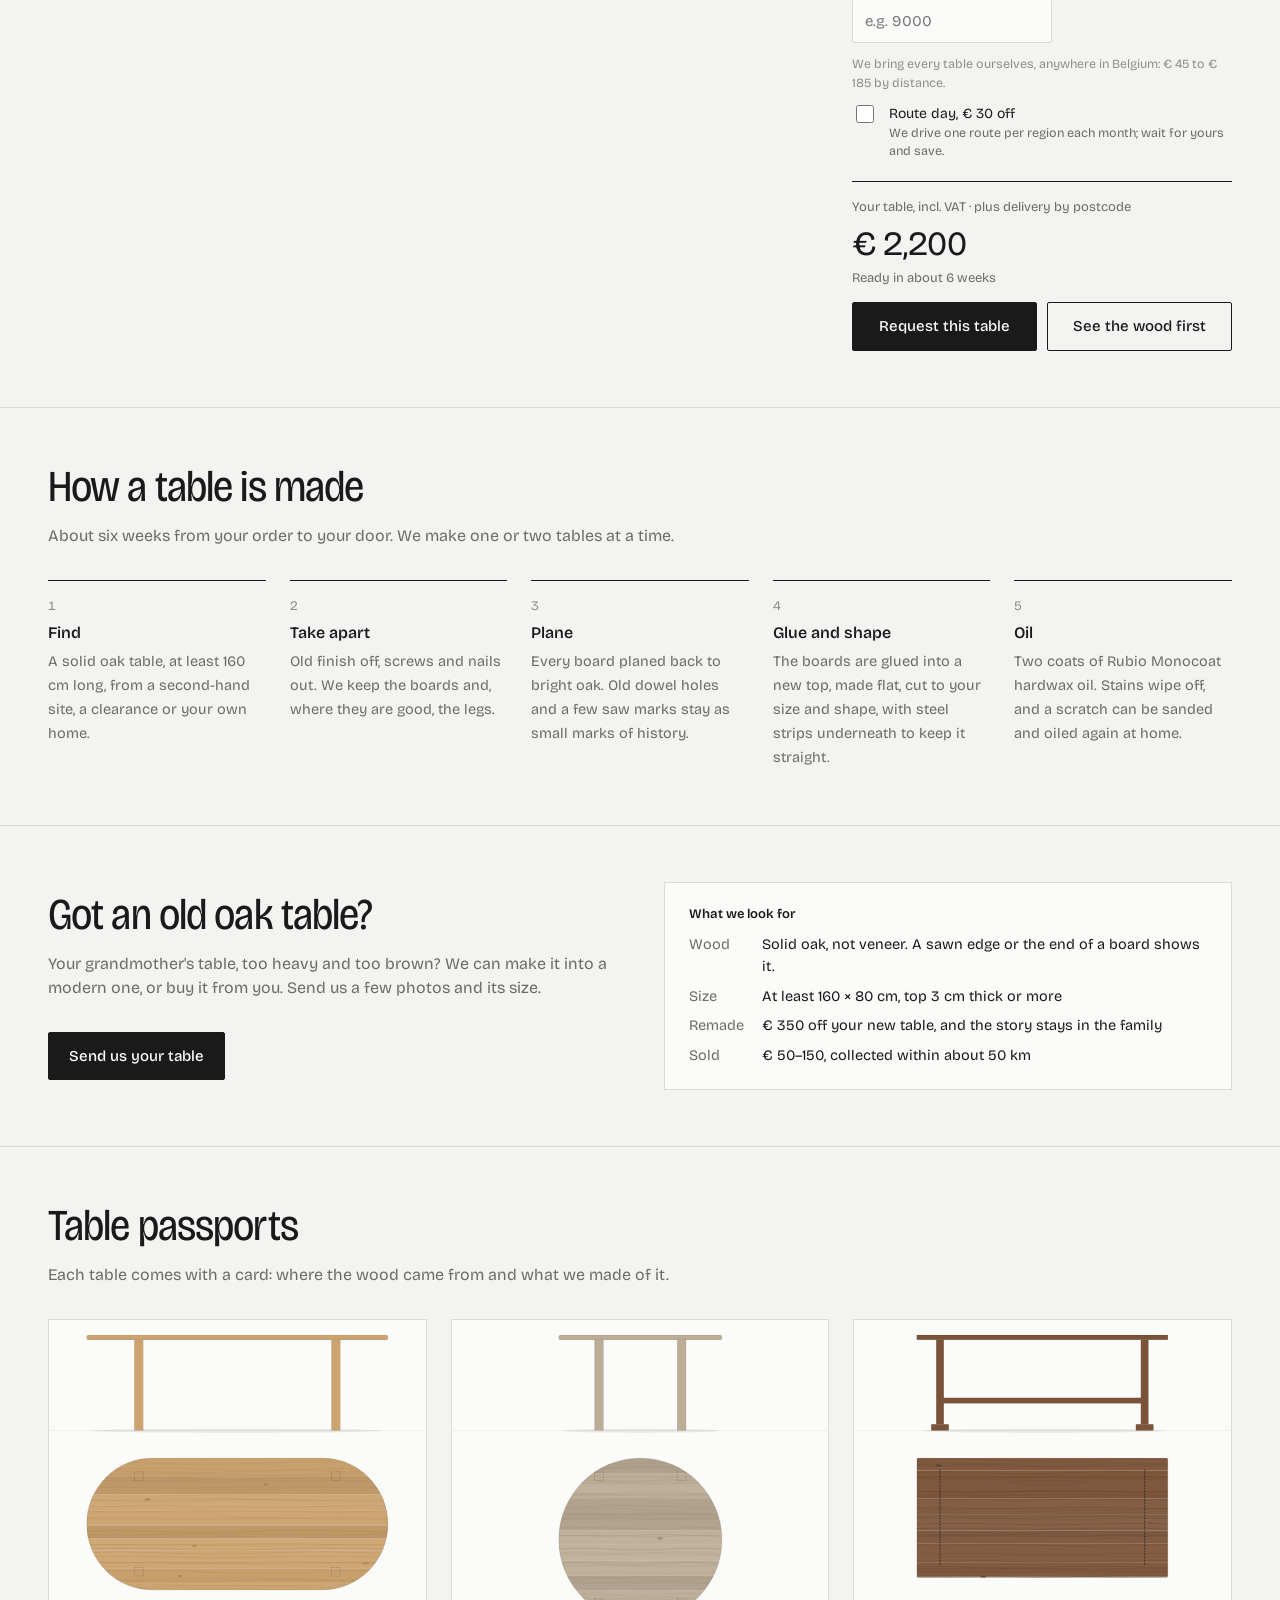
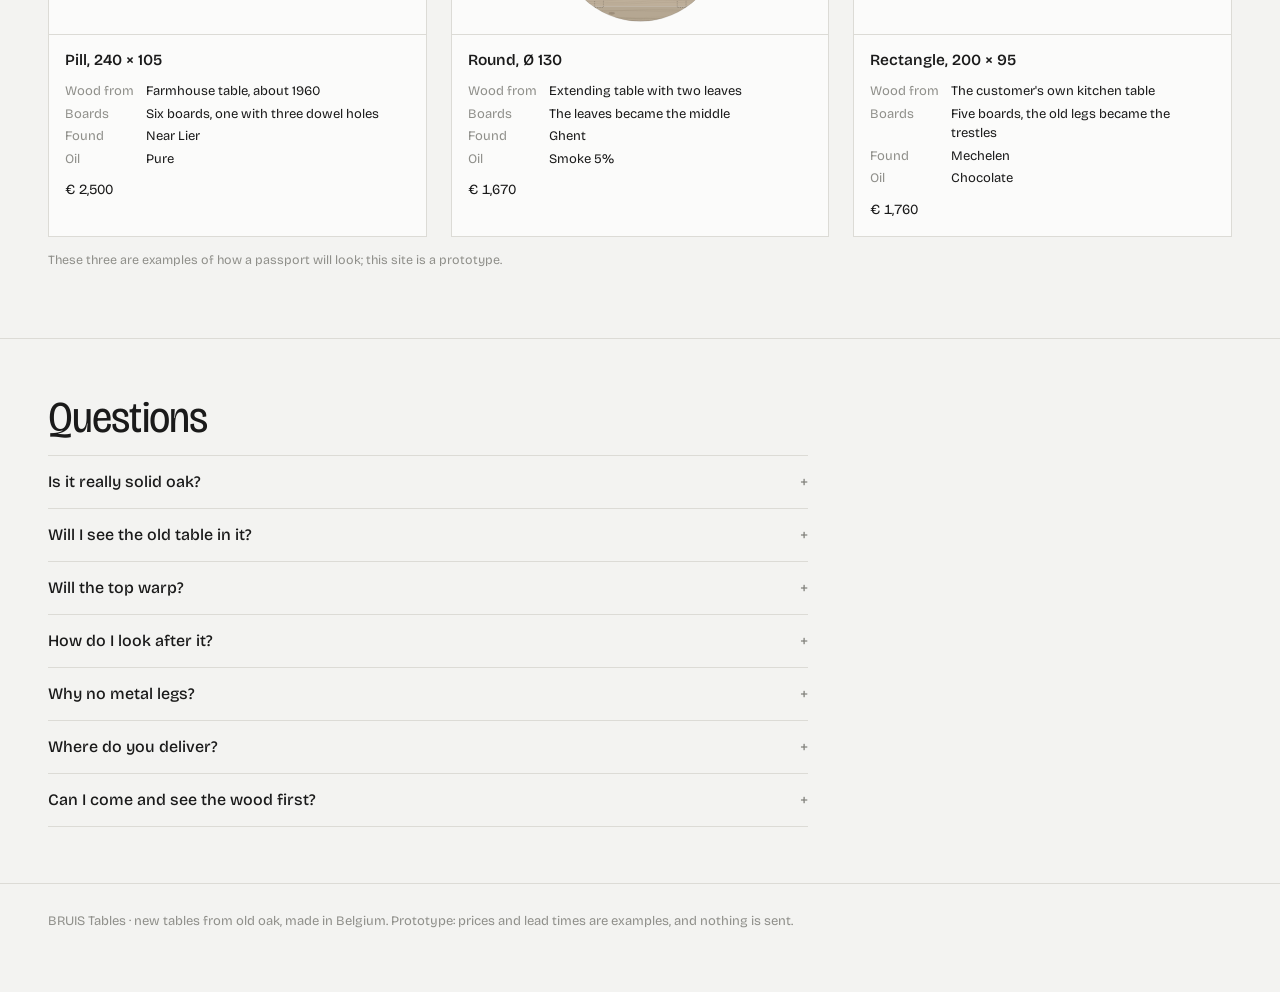
<file: tables/index.html>
<!DOCTYPE html>
<html lang="en">
<head>
<meta charset="utf-8">
<meta name="viewport" content="width=device-width, initial-scale=1">
<title>BRUIS Tables — new tables from old oak (prototype)</title>
<link rel="preconnect" href="https://fonts.googleapis.com">
<link rel="stylesheet" href="https://fonts.googleapis.com/css2?family=Bricolage+Grotesque:opsz,wdth,wght@12..96,75..100,300..800&display=swap">
<style>
:root {
  --bg: #f3f3f1;
  --raised: #fbfbfa;
  --ink: #1a1a1a;
  --ink2: #6b6b67;
  --ink3: #8f8f8a;
  --line: #dcdbd6;
  --floor: #e6e3dc;
  --f: 'Bricolage Grotesque', system-ui, -apple-system, sans-serif;
}
* { box-sizing: border-box; }
html { scroll-behavior: smooth; }
body { margin: 0; background: var(--bg); color: var(--ink); font-family: var(--f); font-size: 16px; line-height: 1.5; -webkit-font-smoothing: antialiased; }
button, input, select, textarea { font: inherit; color: inherit; }
a { color: inherit; }
.wrap { max-width: 1240px; margin: 0 auto; padding: 0 28px; }

/* header */
header.top { border-bottom: 1px solid var(--line); background: var(--bg); position: sticky; top: 0; z-index: 10; }
header.top .wrap { display: flex; align-items: baseline; gap: 28px; padding-top: 14px; padding-bottom: 14px; }
.brand { font-size: 15px; display: flex; gap: 8px; align-items: baseline; text-decoration: none; }
.brand b { font-weight: 800; font-size: 22px; letter-spacing: 0.01em; }
.brand small { color: var(--ink3); font-size: 13px; }
nav.links { margin-left: auto; display: flex; gap: 22px; font-size: 14px; }
nav.links a { text-decoration: none; color: var(--ink2); }
nav.links a:hover { color: var(--ink); }

/* hero: the old table becomes the new one */
.hero { padding-top: 64px; padding-bottom: 40px; display: grid; grid-template-columns: 5fr 7fr; gap: 48px; align-items: end; }
h1 { font-weight: 400; font-size: clamp(40px, 6vw, 76px); line-height: 0.98; letter-spacing: -0.025em; margin: 0 0 22px; font-variation-settings: 'wdth' 85, 'opsz' 96; }
.lede { font-size: 18px; color: var(--ink2); max-width: 34em; margin: 0 0 26px; }
.btn { display: inline-block; border: 1px solid var(--ink); background: none; padding: 12px 20px; border-radius: 2px; cursor: pointer; text-decoration: none; font-weight: 500; font-size: 15px; }
.btn.pri { background: var(--ink); color: var(--raised); }
.btn:focus-visible, button:focus-visible, input:focus-visible { outline: 2px solid var(--ink); outline-offset: 3px; }
.btns { display: flex; gap: 10px; flex-wrap: wrap; }
.heroart svg { width: 100%; height: auto; display: block; }
.heroart p { font-size: 13px; color: var(--ink3); margin: 6px 0 0; display: flex; justify-content: space-between; }

section.block { border-top: 1px solid var(--line); padding: 56px 0; }
h2 { font-weight: 400; font-size: clamp(30px, 3.6vw, 44px); letter-spacing: -0.02em; line-height: 1.05; margin: 0 0 14px; font-variation-settings: 'wdth' 90, 'opsz' 72; }
h3 { font-size: 13px; font-weight: 600; margin: 0 0 10px; }
.sub { color: var(--ink2); max-width: 40em; margin: 0 0 32px; }

/* the maker */
.maker { display: grid; grid-template-columns: minmax(0, 1fr) 380px; gap: 40px; align-items: start; }
.draw { background: var(--raised); border: 1px solid var(--line); padding: 20px 20px 12px; position: sticky; top: 76px; }
.draw svg { width: 100%; height: auto; display: block; }
.drawbar { display: flex; justify-content: space-between; gap: 12px; font-size: 13px; color: var(--ink2); border-top: 1px solid var(--line); margin-top: 10px; padding-top: 10px; }
.lnk { background: none; border: 0; padding: 0; text-decoration: underline; text-underline-offset: 4px; text-decoration-thickness: 1px; cursor: pointer; color: var(--ink); font-size: 13px; white-space: nowrap; }
.ctl { border-top: 1px solid var(--line); padding: 16px 0; }
.ctl:first-child { border-top: 0; padding-top: 0; }
.row { display: flex; justify-content: space-between; align-items: baseline; }
.row output { font-variant-numeric: tabular-nums; font-size: 14px; }
input[type=range] { width: 100%; accent-color: var(--ink); margin: 8px 0 0; }
.seg { display: grid; grid-template-columns: repeat(var(--n, 3), 1fr); border: 1px solid var(--line); border-radius: 2px; }
.seg button { border: 0; background: none; padding: 9px 4px; cursor: pointer; font-size: 13.5px; }
.seg button + button { border-left: 1px solid var(--line); }
.seg button.on { background: var(--ink); color: var(--raised); }
.cards { display: grid; grid-template-columns: repeat(3, 1fr); gap: 10px; }
.card { border: 0; background: none; padding: 0; text-align: left; cursor: pointer; }
.card svg { display: block; width: 100%; height: auto; background: var(--raised); outline: 1px solid var(--line); outline-offset: 0; border-radius: 2px; }
.card.on svg { outline: 1.5px solid var(--ink); outline-offset: 3px; }
.card b { display: block; font-size: 13.5px; font-weight: 560; margin-top: 7px; }
.card small { display: block; font-size: 12px; color: var(--ink2); line-height: 1.3; }
.oils { display: grid; grid-template-columns: repeat(5, 1fr); gap: 8px; }
.oil { border: 0; background: none; padding: 0; cursor: pointer; text-align: center; font-size: 11.5px; color: var(--ink2); }
.oil i { display: block; aspect-ratio: 1; border-radius: 2px; margin-bottom: 5px; outline: 1px solid rgba(0,0,0,.08); }
.oil.on i { outline: 1.5px solid var(--ink); outline-offset: 3px; }
.oil.on { color: var(--ink); }
.own { display: flex; gap: 12px; align-items: flex-start; cursor: pointer; font-size: 14px; }
.own input { width: 18px; height: 18px; accent-color: var(--ink); margin-top: 2px; flex: none; }
.own small { display: block; color: var(--ink2); font-size: 12.5px; }
.price { border-top: 1px solid var(--ink); padding-top: 16px; margin-top: 4px; }
.price .tot { font-size: 34px; font-weight: 400; letter-spacing: -0.01em; font-variant-numeric: tabular-nums; }
.price small { display: block; color: var(--ink2); font-size: 13px; }
.price .btns { margin-top: 14px; }
.price .btns .btn { flex: 1; text-align: center; }
.hint { font-size: 12.5px; color: var(--ink3); margin: 8px 0 0; }

/* how it is made */
.steps { display: grid; grid-template-columns: repeat(5, 1fr); gap: 24px; list-style: none; margin: 0; padding: 0; counter-reset: s; }
.steps li { counter-increment: s; border-top: 1px solid var(--ink); padding-top: 12px; }
.steps li::before { content: counter(s); font-size: 13px; color: var(--ink3); font-variant-numeric: tabular-nums; }
.steps b { display: block; font-weight: 560; margin: 4px 0 4px; }
.steps span { color: var(--ink2); font-size: 14.5px; }

/* old table */
.oldtable { display: grid; grid-template-columns: 1fr 1fr; gap: 48px; align-items: center; }
.terms { border: 1px solid var(--line); background: var(--raised); padding: 22px 24px; }
.terms dl { margin: 0; display: grid; grid-template-columns: auto 1fr; gap: 8px 18px; font-size: 14.5px; }
.terms dt { color: var(--ink2); }
.terms dd { margin: 0; }

/* passports */
.pass { display: grid; grid-template-columns: repeat(3, 1fr); gap: 24px; }
.pp { background: var(--raised); border: 1px solid var(--line); }
.pp svg { display: block; width: 100%; height: auto; border-bottom: 1px solid var(--line); }
.pp div { padding: 14px 16px 16px; font-size: 14px; }
.pp b { display: block; font-weight: 560; font-size: 15.5px; }
.pp dl { display: grid; grid-template-columns: auto 1fr; gap: 3px 12px; margin: 10px 0 0; font-size: 13px; }
.pp dt { color: var(--ink3); }
.pp dd { margin: 0; }
.pp em { display: block; font-style: normal; margin-top: 10px; font-variant-numeric: tabular-nums; }
.note { font-size: 12.5px; color: var(--ink3); margin-top: 14px; }

/* faq */
details { border-top: 1px solid var(--line); padding: 14px 0; max-width: 760px; }
details:last-of-type { border-bottom: 1px solid var(--line); }
summary { cursor: pointer; font-weight: 500; list-style: none; display: flex; justify-content: space-between; }
summary::after { content: '+'; color: var(--ink3); }
details[open] summary::after { content: '–'; }
details p { color: var(--ink2); margin: 8px 0 0; max-width: 40em; }

footer { border-top: 1px solid var(--line); padding: 28px 0 60px; color: var(--ink3); font-size: 13px; }

/* modal */
.modal { position: fixed; inset: 0; background: rgba(20, 20, 20, 0.35); display: grid; place-items: center; z-index: 50; padding: 16px; }
.modal[hidden] { display: none; }
.mbox { background: var(--bg); max-width: 460px; width: 100%; padding: 26px; border-radius: 2px; max-height: 92vh; overflow: auto; }
.mbox h2 { font-size: 30px; }
.field { display: block; margin: 0 0 12px; font-size: 13px; color: var(--ink2); }
.field input, .field textarea { display: block; width: 100%; margin-top: 4px; border: 1px solid var(--line); background: var(--raised); padding: 10px 12px; border-radius: 2px; font-size: 15px; color: var(--ink); }

/* phone */
.mbar { display: none; }
@media (max-width: 900px) {
  .wrap { padding-left: 18px; padding-right: 18px; }
  .hero { padding-top: 36px; }
  nav.links { display: none; }
  .hero { grid-template-columns: 1fr; padding-top: 36px; gap: 28px; }
  .maker { grid-template-columns: 1fr; gap: 18px; }
  .draw { top: 54px; padding: 12px 12px 8px; z-index: 5; }
  .steps { grid-template-columns: 1fr; gap: 16px; }
  .oldtable, .pass { grid-template-columns: 1fr; gap: 24px; }
  .price .btns { display: none; }
  .mbar { display: flex; position: fixed; left: 0; right: 0; bottom: 0; z-index: 20; background: var(--bg); border-top: 1px solid var(--line); padding: 10px 16px calc(10px + env(safe-area-inset-bottom, 0px)); align-items: center; gap: 12px; }
  .mbar div { flex: 1; font-size: 12px; color: var(--ink2); line-height: 1.2; }
  .mbar b { display: block; font-size: 22px; font-weight: 400; color: var(--ink); }
  footer { padding-bottom: 110px; }
}
@media (prefers-reduced-motion: reduce) { html { scroll-behavior: auto; } }
</style>
</head>
<body>
<header class="top"><div class="wrap">
  <a class="brand" href="#top"><b>BRUIS</b><span>Tables</span><small>prototype</small></a>
  <nav class="links"><a href="#make">Make yours</a><a href="#how">How it's made</a><a href="#old">Your old table</a><a href="#faq">Questions</a></nav>
</div></header>

<main id="top">
  <div class="wrap hero">
    <div>
      <h1>New tables from old oak.</h1>
      <p class="lede">We take solid oak tables nobody wants anymore, plane the boards back to bright oak and make modern dining tables from them. Every board keeps a little of where it came from. Made to your size in Belgium.</p>
      <div class="btns"><a class="btn pri" href="#make">Make your table</a><a class="btn" href="#old">Bring your own old table</a></div>
    </div>
    <div class="heroart" id="heroart"></div>
  </div>

  <section class="block" id="make"><div class="wrap">
    <h2>Make your table</h2>
    <p class="sub">Choose the size, the shape, the legs and the oil. The drawing shows your table from the side and from above, board by board.</p>
    <div class="maker">
      <div class="draw"><div id="pic"></div>
        <div class="drawbar"><span id="dims"></span><button type="button" class="lnk" data-act="boards">Show other boards</button></div>
      </div>
      <div id="ctl"></div>
    </div>
  </div></section>

  <section class="block" id="how"><div class="wrap">
    <h2>How a table is made</h2>
    <p class="sub">About six weeks from your order to your door. We make one or two tables at a time.</p>
    <ol class="steps">
      <li><b>Find</b><span>A solid oak table, at least 160 cm long, from a second-hand site, a clearance or your own home.</span></li>
      <li><b>Take apart</b><span>Old finish off, screws and nails out. We keep the boards and, where they are good, the legs.</span></li>
      <li><b>Plane</b><span>Every board planed back to bright oak. Old dowel holes and a few saw marks stay as small marks of history.</span></li>
      <li><b>Glue and shape</b><span>The boards are glued into a new top, made flat, cut to your size and shape, with steel strips underneath to keep it straight.</span></li>
      <li><b>Oil</b><span>Two coats of Rubio Monocoat hardwax oil. Stains wipe off, and a scratch can be sanded and oiled again at home.</span></li>
    </ol>
  </div></section>

  <section class="block" id="old"><div class="wrap oldtable">
    <div>
      <h2>Got an old oak table?</h2>
      <p class="sub">Your grandmother's table, too heavy and too brown? We can make it into a modern one, or buy it from you. Send us a few photos and its size.</p>
      <div class="btns"><button type="button" class="btn pri" data-act="sell">Send us your table</button></div>
    </div>
    <div class="terms">
      <h3>What we look for</h3>
      <dl>
        <dt>Wood</dt><dd>Solid oak, not veneer. A sawn edge or the end of a board shows it.</dd>
        <dt>Size</dt><dd>At least 160 × 80 cm, top 3 cm thick or more</dd>
        <dt>Remade</dt><dd>€ 350 off your new table, and the story stays in the family</dd>
        <dt>Sold</dt><dd>€ 50–150, collected within about 50 km</dd>
      </dl>
    </div>
  </div></section>

  <section class="block"><div class="wrap">
    <h2>Table passports</h2>
    <p class="sub">Each table comes with a card: where the wood came from and what we made of it.</p>
    <div class="pass" id="pass"></div>
    <p class="note">These three are examples of how a passport will look; this site is a prototype.</p>
  </div></section>

  <section class="block" id="faq"><div class="wrap">
    <h2>Questions</h2>
    <details><summary>Is it really solid oak?</summary><p>Yes. We only take tables with solid oak tops. After planing the top is about 3.5 cm thick, the same as a new solid oak table.</p></details>
    <details><summary>Will I see the old table in it?</summary><p>A little. The boards are bright and new on the surface, but you may find a filled dowel hole, a slightly darker board or a knot. No two tables look the same.</p></details>
    <details><summary>Will the top warp?</summary><p>Old oak has dried for decades, so it moves less than new oak. We still fit steel strips under every top.</p></details>
    <details><summary>How do I look after it?</summary><p>Wipe it with a damp cloth. Once or twice a year, a little Rubio maintenance oil. Scratches can be sanded and oiled locally.</p></details>
    <details><summary>Why no metal legs?</summary><p>Because the whole table can come from old oak: the legs of the old table often become the new legs or trestles. Oak legs can also be sanded and oiled again, like the top.</p></details>
    <details><summary>Where do you deliver?</summary><p>All of Belgium, ourselves: no courier. The price goes by distance from the workshop, € 45 up to 30 km, € 85 up to 80 km, € 135 up to 150 km and € 185 beyond. Two of us carry it in and set it up. Wait for the monthly route day in your region and it is € 30 less, or collect it from the workshop for free.</p></details>
    <details><summary>Can I come and see the wood first?</summary><p>Yes, by appointment. We send you photos of the boards before we glue the top.</p></details>
  </div></section>
</main>
<footer><div class="wrap">BRUIS Tables · new tables from old oak, made in Belgium. Prototype: prices and lead times are examples, and nothing is sent.</div></footer>

<div class="mbar" id="mbar"></div>
<div class="modal" id="modal" hidden role="dialog" aria-modal="true"><div class="mbox" id="mbox"></div></div>

<script>
/* ---------- the choices ---------- */
const SHAPES = {
  rect: { name: 'Rectangle', blurb: 'Square corners, softly rounded', extra: 0 },
  round: { name: 'Rounded', blurb: 'Big round corners', extra: 60 },
  pill: { name: 'Pill', blurb: 'Fully rounded ends', extra: 150 },
  circle: { name: 'Round', blurb: 'A circle, 110–150 cm', extra: 150 }
};
const LEGS = {
  block: { name: 'Block', blurb: 'Four square oak legs, from the old table where they are good', extra: 0 },
  trestle: { name: 'Trestle', blurb: 'Two oak trestles with a low rail, made from the old legs and rails', extra: 190 }
};
const OILS = {
  pure: { name: 'Pure', wood: '#CDA470', grain: '#A8804F' },
  white5: { name: 'White 5%', wood: '#E0CDAD', grain: '#C2A981' },
  smoke5: { name: 'Smoke 5%', wood: '#BCAD97', grain: '#968672' },
  chocolate: { name: 'Chocolate', wood: '#7A5338', grain: '#5A3B26' },
  charcoal: { name: 'Charcoal', wood: '#5E564D', grain: '#433C35' }
};
const PRICE = { base: 590, perM2: 700, own: 350 };
/* ---------- delivery: we bring it ourselves, priced by distance from the workshop ---------- */
// set this to the workshop's own postcode
const WORKSHOP_PC = '8501';
// price bands by road distance (km, one way) from the workshop; incl. VAT
const DELIVERY_BANDS = [
  [30, 45, 'Up to 30 km'],
  [80, 85, '30–80 km'],
  [150, 135, '80–150 km'],
  [9999, 185, 'Over 150 km']
];
const ROUTE_DAY_OFF = 30; // off when the customer takes the monthly route day for their region
// the middle of each Belgian postcode area (first two digits), roughly, as [lat, lon]
const PC_AREAS = {
  10: [50.85, 4.35], 11: [50.85, 4.35], 12: [50.84, 4.4], 13: [50.67, 4.6], 14: [50.6, 4.4], 15: [50.73, 4.24], 16: [50.8, 4.2], 17: [50.87, 4.17], 18: [50.93, 4.43], 19: [50.88, 4.5],
  20: [51.22, 4.4], 21: [51.23, 4.47], 22: [51.17, 4.8], 23: [51.32, 4.95], 24: [51.19, 5.12], 25: [51.12, 4.55], 26: [51.17, 4.4], 27: [51.2, 4.4], 28: [51.03, 4.48], 29: [51.32, 4.45],
  30: [50.88, 4.7], 31: [50.97, 4.63], 32: [50.98, 4.97], 33: [50.8, 4.93], 34: [50.75, 5.08], 35: [50.93, 5.34], 36: [50.97, 5.5], 37: [50.78, 5.47], 38: [50.82, 5.19], 39: [51.2, 5.35],
  40: [50.63, 5.57], 41: [50.56, 5.48], 42: [50.65, 5.25], 43: [50.68, 5.3], 44: [50.6, 5.45], 45: [50.52, 5.24], 46: [50.7, 5.75], 47: [50.63, 6.03], 48: [50.59, 5.86], 49: [50.45, 5.95],
  50: [50.47, 4.87], 51: [50.4, 4.85], 52: [50.45, 4.95], 53: [50.49, 5.09], 54: [50.35, 4.7], 55: [50.26, 4.91], 56: [50.2, 4.54], 57: [50.4, 4.7], 58: [50.4, 4.75], 59: [50.45, 4.85],
  60: [50.41, 4.44], 61: [50.4, 4.35], 62: [50.48, 4.55], 63: [50.3, 4.4], 64: [50.05, 4.32], 65: [50.41, 4.17], 66: [50.0, 5.72], 67: [49.68, 5.81], 68: [49.92, 5.38], 69: [50.23, 5.34],
  70: [50.45, 3.95], 71: [50.48, 4.19], 72: [50.45, 3.9], 73: [50.43, 3.8], 74: [50.5, 3.7], 75: [50.61, 3.39], 76: [50.51, 3.59], 77: [50.74, 3.21], 78: [50.63, 3.78], 79: [50.6, 3.6],
  80: [51.21, 3.22], 81: [51.15, 3.1], 82: [51.15, 3.2], 83: [51.34, 3.29], 84: [51.22, 2.92], 85: [50.83, 3.27], 86: [51.03, 2.8], 87: [50.95, 3.25], 88: [50.95, 3.12], 89: [50.85, 2.88],
  90: [51.05, 3.72], 91: [51.15, 4.1], 92: [51.03, 4.1], 93: [50.94, 4.04], 94: [50.83, 4.02], 95: [50.77, 3.88], 96: [50.75, 3.6], 97: [50.85, 3.6], 98: [50.98, 3.53], 99: [51.18, 3.56]
};
/* road km from the workshop to a postcode: straight line × 1.3; null for an unknown postcode */
function deliveryKm(pc) {
  const a = PC_AREAS[String(WORKSHOP_PC).slice(0, 2)],
    b = /^\d{4}$/.test(String(pc || '')) ? PC_AREAS[String(pc).slice(0, 2)] : null;
  if (!a || !b) return null;
  const r = Math.PI / 180,
    dLat = (b[0] - a[0]) * r,
    dLon = (b[1] - a[1]) * r,
    h = Math.sin(dLat / 2) ** 2 + Math.cos(a[0] * r) * Math.cos(b[0] * r) * Math.sin(dLon / 2) ** 2;
  return Math.round(2 * 6371 * Math.asin(Math.sqrt(h)) * 1.3);
}
/* the delivery price for a postcode: { band, price } or null when we don't know the postcode yet */
function deliveryFor(pc, routeDay) {
  const km = deliveryKm(pc);
  if (km === null) return null;
  const b = DELIVERY_BANDS.find(x => km <= x[0]);
  return { km, band: b[2], price: Math.max(0, b[1] - (routeDay ? ROUTE_DAY_OFF : 0)) };
}


let S = { L: 220, W: 95, D: 130, shape: 'pill', legs: 'block', oil: 'pure', own: false, seed: 7, pc: '', collect: false, route: false };
try { Object.assign(S, JSON.parse(localStorage.getItem('bruis-tables') || '{}')); } catch (e) {}
if (!SHAPES[S.shape]) S.shape = 'pill';
if (!LEGS[S.legs]) S.legs = 'block'; // steel frames were dropped: oak only
if (!OILS[S.oil]) S.oil = 'pure';
if (![85, 95, 105].includes(S.W)) S.W = 95;
if (!/^\d{0,4}$/.test(String(S.pc || ''))) S.pc = '';

const eur = v => '€ ' + Math.round(v).toLocaleString('en-IE');
const esc = s => String(s).replace(/[&<>"]/g, c => ({ '&': '&amp;', '<': '&lt;', '>': '&gt;', '"': '&quot;' })[c]);
function rng(seed) { let s = seed >>> 0 || 1; return () => ((s = (s * 1664525 + 1013904223) >>> 0) / 4294967296); }

/* size of the top in cm; a round table uses its diameter */
const topSize = st => (st.shape === 'circle' ? { L: st.D, W: st.D } : { L: st.L, W: st.W });
function priceOf(st) {
  const t = topSize(st),
    area = st.shape === 'circle' ? Math.PI * (t.L / 200) ** 2 : (t.L / 100) * (t.W / 100);
  return Math.round((PRICE.base + PRICE.perM2 * area + SHAPES[st.shape].extra + LEGS[st.legs].extra - (st.own ? PRICE.own : 0)) / 10) * 10;
}
function seats(st) {
  if (st.shape === 'circle') return st.D < 125 ? '4–6' : '6–8';
  const lo = 2 * Math.floor((st.L - 20) / 60);
  return `${lo}–${lo + 2}`;
}

/* ---------- the drawing: side view above, top view below, in mm ---------- */
function outline(shape, x, y, l, w) {
  if (shape === 'circle') return `<ellipse cx="${x + l / 2}" cy="${y + w / 2}" rx="${l / 2}" ry="${w / 2}"/>`;
  const r = shape === 'pill' ? w / 2 : shape === 'round' ? 180 : 12;
  return `<rect x="${x}" y="${y}" width="${l}" height="${w}" rx="${r}"/>`;
}
/* the top, board by board: each board a slightly different shade, with grain, a knot or an old dowel hole */
function boardsSVG(st, x, y, l, w, id, R) {
  const o = OILS[st.oil];
  let g = '', bx = 0, n = 0;
  // boards run the length of the table; widths of old boards, 9–16 cm
  while (bx < w) {
    const bw = Math.min(w - bx, 90 + Math.floor(R() * 70) * 1), shade = (R() - 0.5) * 0.16;
    g += `<rect x="${x}" y="${y + bx}" width="${l}" height="${bw}" fill="${o.wood}"/>`;
    g += `<rect x="${x}" y="${y + bx}" width="${l}" height="${bw}" fill="${shade > 0 ? '#fff' : '#000'}" fill-opacity="${Math.abs(shade).toFixed(3)}"/>`;
    // grain: long soft lines
    for (let k = 0; k < 5; k++) {
      const gy = y + bx + 8 + R() * (bw - 16), a = 3 + R() * 7, ph = R() * 6;
      let d = `M${x} ${gy.toFixed(1)}`;
      for (let s = 1; s <= 10; s++) d += ` L${(x + (l * s) / 10).toFixed(1)} ${(gy + Math.sin(ph + s * 0.9) * a).toFixed(1)}`;
      g += `<path d="${d}" fill="none" stroke="${o.grain}" stroke-opacity="${(0.35 + R() * 0.35).toFixed(2)}" stroke-width="${(1.5 + R() * 2).toFixed(1)}"/>`;
    }
    if (R() < 0.45) { const kx = x + 120 + R() * (l - 240), ky = y + bx + bw * (0.3 + R() * 0.4); g += `<ellipse cx="${kx.toFixed(0)}" cy="${ky.toFixed(0)}" rx="${(14 + R() * 14).toFixed(0)}" ry="${(6 + R() * 5).toFixed(0)}" fill="${o.grain}" fill-opacity=".75"/>`; }
    if (R() < 0.35) { const hx = x + 80 + R() * (l - 160), hy = y + bx + bw / 2; g += `<circle cx="${hx.toFixed(0)}" cy="${hy.toFixed(0)}" r="5" fill="${o.grain}" fill-opacity=".9"/>`; }
    if (bx > 0) g += `<line x1="${x}" x2="${x + l}" y1="${y + bx}" y2="${y + bx}" stroke="#000" stroke-opacity=".18" stroke-width="2"/>`;
    bx += bw; n++;
  }
  return { svg: `<clipPath id="${id}">${outline(st.shape, x, y, l, w)}</clipPath><g clip-path="url(#${id})">${g}</g>`, n };
}
function legsSide(st, x0, l, top, floor) {
  const ink = OILS[st.oil].wood, edge = 'stroke="#000" stroke-opacity=".25" stroke-width="2"';
  const ins = st.shape === 'circle' ? l * 0.22 : st.shape === 'pill' ? Math.min(380, l * 0.18) : 140;
  const xs = [x0 + ins, x0 + l - ins];
  let s = '';
  if (st.legs === 'block') xs.forEach((x, i) => (s += `<rect x="${i ? x - 70 : x}" y="${top}" width="70" height="${floor - top}" fill="${ink}" ${edge}/>`));
  if (st.legs === 'trestle') {
    xs.forEach((x, i) => { const c = i ? x - 45 : x + 45; s += `<rect x="${c - 30}" y="${top}" width="60" height="${floor - top - 50}" fill="${ink}" ${edge}/><rect x="${c - 70}" y="${floor - 50}" width="140" height="50" rx="6" fill="${ink}" ${edge}/>`; });
    s += `<rect x="${xs[0] + 45}" y="${floor - 260}" width="${xs[1] - xs[0] - 90}" height="44" fill="${ink}" ${edge}/>`;
  }
  return s;
}
function legsPlan(st, x0, y0, l, w) {
  const col = '#000';
  const ins = st.shape === 'circle' ? l * 0.22 : st.shape === 'pill' ? Math.min(380, l * 0.18) : 140;
  let s = '';
  if (st.legs === 'block') [[x0 + ins, y0 + 110], [x0 + l - ins - 70, y0 + 110], [x0 + ins, y0 + w - 180], [x0 + l - ins - 70, y0 + w - 180]].forEach(([x, y]) => (s += `<rect x="${x}" y="${y}" width="70" height="70" fill="none" stroke="${col}" stroke-opacity=".45" stroke-width="3" stroke-dasharray="10 8"/>`));
  else [x0 + ins + 45, x0 + l - ins - 45].forEach(x => (s += `<line x1="${x}" x2="${x}" y1="${y0 + 90}" y2="${y0 + w - 90}" stroke="${col}" stroke-opacity=".45" stroke-width="10" stroke-dasharray="14 10"/>`));
  return s;
}
function dim(x1, x2, y, label, vert) {
  const t = 'font-size="58" fill="#6b6b67" font-family="Bricolage Grotesque, sans-serif"';
  if (vert) return `<g stroke="#8f8f8a" stroke-width="2"><line x1="${y}" x2="${y}" y1="${x1}" y2="${x2}"/><line x1="${y - 12}" x2="${y + 12}" y1="${x1}" y2="${x1}"/><line x1="${y - 12}" x2="${y + 12}" y1="${x2}" y2="${x2}"/></g><text x="${y + 22}" y="${(x1 + x2) / 2 + 14}" ${t}>${label}</text>`;
  return `<g stroke="#8f8f8a" stroke-width="2"><line x1="${x1}" x2="${x2}" y1="${y}" y2="${y}"/><line x1="${x1}" x2="${x1}" y1="${y - 12}" y2="${y + 12}"/><line x1="${x2}" x2="${x2}" y1="${y - 12}" y2="${y + 12}"/></g><text x="${(x1 + x2) / 2}" y="${y - 16}" text-anchor="middle" ${t}>${label}</text>`;
}
function tableSVG(st, opt = {}) {
  const t = topSize(st), l = t.L * 10, w = t.W * 10, R = rng(st.seed * 97 + t.L + t.W),
    W = 3000, x0 = (W - l) / 2, top = 120, th = 38, floor = 120 + 760, py = floor + 220;
  const H = opt.sideOnly ? floor + 40 : py + (opt.planH || w) + 100;
  const b = boardsSVG(st, x0, py, l, w, (opt.id || 'tp') + 'c', R);
  const o = OILS[st.oil];
  let s = `<svg viewBox="0 0 ${W} ${H}" xmlns="http://www.w3.org/2000/svg" role="img" aria-label="${esc(describe(st))}">`;
  s += `<rect x="0" y="${floor}" width="${W}" height="${opt.sideOnly ? 40 : 4}" fill="#e6e3dc"/>`;
  s += `<ellipse cx="${W / 2}" cy="${floor + 2}" rx="${l * 0.48}" ry="16" fill="#000" fill-opacity=".08"/>`;
  s += legsSide(st, x0, l, top + th, floor);
  s += `<rect x="${x0}" y="${top}" width="${l}" height="${th}" rx="${st.shape === 'rect' ? 3 : 14}" fill="${o.wood}" stroke="#000" stroke-opacity=".22" stroke-width="2"/>`;
  s += `<rect x="${x0}" y="${top + th - 8}" width="${l}" height="8" fill="#000" fill-opacity=".1"/>`;
  if (!opt.sideOnly) {
    s += b.svg + `<g fill="none" stroke="#000" stroke-opacity=".28" stroke-width="2.5">${outline(st.shape, x0, py, l, w)}</g>` + legsPlan(st, x0, py, l, w);
    if (!opt.noDims) s += dim(x0, x0 + l, top - 40, `${t.L} cm`) + dim(py, py + w, x0 + l + 50, `${t.W} cm`, true) + dim(top, floor, x0 - 140, '76', true);
  }
  return { svg: s + '</svg>', boards: b.n };
}
function describe(st) {
  const t = topSize(st);
  return `${SHAPES[st.shape].name} oak table, ${st.shape === 'circle' ? 'Ø ' + t.L : t.L + ' × ' + t.W} cm, ${LEGS[st.legs].name.toLowerCase()} legs, ${OILS[st.oil].name} oil`;
}

/* ---------- the page ---------- */
function shapeCard(k) {
  const st = Object.assign({}, S, { shape: k, L: 200, W: 100, D: 120 }), t = topSize(st), l = t.L * 10, w = t.W * 10;
  return `<button type="button" class="card ${S.shape === k ? 'on' : ''}" data-act="shape" data-a="${k}"><svg viewBox="0 0 2400 1300"><g fill="${OILS[S.oil].wood}" stroke="#000" stroke-opacity=".2" stroke-width="10">${outline(k, (2400 - l) / 2, (1300 - w) / 2, l, w)}</g></svg><b>${SHAPES[k].name}</b><small>${SHAPES[k].extra ? '+ ' + eur(SHAPES[k].extra) : 'Included'}</small></button>`;
}
function legCard(k) {
  const st = Object.assign({}, S, { legs: k, shape: 'rect', L: 200, W: 100 });
  return `<button type="button" class="card ${S.legs === k ? 'on' : ''}" data-act="legs" data-a="${k}">${tableSVG(st, { sideOnly: true, id: 'lg' + k }).svg}<b>${LEGS[k].name}</b><small>${LEGS[k].extra ? '+ ' + eur(LEGS[k].extra) : 'Included'}</small></button>`;
}
/* the drawing, the sizes and the price: also while a slider moves */
const delOf = st => (st.collect ? null : deliveryFor(st.pc, st.route));
function drawOnly() {
  try { localStorage.setItem('bruis-tables', JSON.stringify(S)); } catch (e) {}
  const t = topSize(S), T = tableSVG(S, { id: 'main' }), dv = delOf(S), p = priceOf(S) + (dv ? dv.price : 0);
  document.getElementById('pic').innerHTML = T.svg;
  document.getElementById('dims').textContent = `${S.shape === 'circle' ? 'Ø ' + t.L : t.L + ' × ' + t.W} cm · 76 cm high · seats ${seats(S)} · ${T.boards} old boards`;
  document.getElementById('mbar').innerHTML = `<div>${esc(describe(S))}<b>${eur(p)}</b></div><button type="button" class="btn pri" data-act="order">Request</button>`;
  const tot = document.getElementById('tot');
  if (tot) tot.textContent = eur(p);
  ['L', 'D'].forEach(k => { const o = document.getElementById('o-' + k); if (o) o.textContent = S[k] + ' cm'; });
  return p;
}
function delHint() {
  const dv = delOf(S);
  return dv ? `About ${dv.km} km from our workshop: <b>${eur(dv.price)}</b>, carried in and set up by two of us.` : 'We bring every table ourselves, anywhere in Belgium: € 45 to € 185 by distance.';
}
function totLabel() {
  const dv = delOf(S);
  return S.collect ? 'Your table, incl. VAT · you collect it' : dv ? 'Your table, incl. VAT and delivery' : 'Your table, incl. VAT · plus delivery by postcode';
}
function render() {
  const p = drawOnly();
  const size =
    S.shape === 'circle'
      ? `<div class="ctl"><div class="row"><h3>Diameter</h3><output id="o-D">${S.D} cm</output></div><input type="range" min="110" max="150" step="10" value="${S.D}" data-act="D" aria-label="Diameter in cm"></div>`
      : `<div class="ctl"><div class="row"><h3>Length</h3><output id="o-L">${S.L} cm</output></div><input type="range" min="160" max="280" step="10" value="${S.L}" data-act="L" aria-label="Length in cm">
         <div class="row" style="margin-top:14px"><h3>Width</h3><output>${S.W} cm</output></div><div class="seg" style="--n:3">${[85, 95, 105].map(v => `<button type="button" class="${S.W === v ? 'on' : ''}" data-act="W" data-a="${v}">${v} cm</button>`).join('')}</div></div>`;
  document.getElementById('ctl').innerHTML = `
    <div class="ctl"><h3>Shape</h3><div class="cards" style="grid-template-columns:repeat(4,1fr)">${Object.keys(SHAPES).map(shapeCard).join('')}</div></div>
    ${size}
    <div class="ctl"><h3>Legs</h3><div class="cards" style="grid-template-columns:repeat(2,1fr)">${Object.keys(LEGS).map(legCard).join('')}</div><p class="hint">${esc(LEGS[S.legs].blurb)}.</p></div>
    <div class="ctl"><h3>Oil</h3><div class="oils">${Object.entries(OILS).map(([k, o]) => `<button type="button" class="oil ${S.oil === k ? 'on' : ''}" data-act="oil" data-a="${k}"><i style="background:${o.wood}"></i>${o.name}</button>`).join('')}</div><p class="hint">Rubio Monocoat hardwax oil, two coats.</p></div>
    <div class="ctl"><label class="own"><input type="checkbox" data-act="own" ${S.own ? 'checked' : ''}><span>Make it from my own old oak table<small>We collect it, check it's solid oak and take € ${PRICE.own} off.</small></span></label></div>
    <div class="ctl deliv"><h3>Delivery</h3><div class="seg" style="--n:2"><button type="button" class="${S.collect ? '' : 'on'}" data-act="dmode" data-a="deliver">We bring it</button><button type="button" class="${S.collect ? 'on' : ''}" data-act="dmode" data-a="collect">I collect it</button></div>${
      S.collect
        ? '<p class="hint">Free, from the workshop, at a time we agree.</p>'
        : `<label class="field" style="margin-top:12px;max-width:200px">Your postcode<input id="pcIn" inputmode="numeric" maxlength="4" autocomplete="postal-code" value="${esc(S.pc)}" placeholder="e.g. 9000"></label><p class="hint" id="dvh">${delHint()}</p><label class="own" style="margin-top:10px"><input type="checkbox" data-act="route" ${S.route ? 'checked' : ''}><span>Route day, € ${ROUTE_DAY_OFF} off<small>We drive one route per region each month; wait for yours and save.</small></span></label>`
    }</div>
    <div class="price"><small id="totl">${totLabel()}</small><div class="tot" id="tot">${eur(p)}</div><small>Ready in about 6 weeks</small>
      <div class="btns"><button type="button" class="btn pri" data-act="order">Request this table</button><button type="button" class="btn" data-act="visit">See the wood first</button></div></div>`;
}
function heroArt() {
  // left: the old table, heavy and brown, in thin line; right: the new one
  const oldT = `<g transform="translate(40 60)" fill="none" stroke="#8f8f8a" stroke-width="3"><rect x="0" y="0" width="620" height="44" rx="4"/><rect x="10" y="44" width="600" height="60"/><path d="M40 104 v300 M70 104 v300 M550 104 v300 M580 104 v300"/><path d="M40 160 h40 M550 160 h40" /><circle cx="310" cy="74" r="10"/><path d="M0 404 h620" stroke-dasharray="8 8"/></g>`;
  const n = tableSVG(Object.assign({}, S, { shape: 'pill', L: 220, W: 100, legs: 'block', oil: 'pure', seed: 3 }), { sideOnly: true, id: 'hero' }).svg.replace('<svg ', '<svg x="720" y="20" width="980" height="440" ');
  document.getElementById('heroart').innerHTML = `<svg viewBox="0 0 1720 500" role="img" aria-label="An old oak table on the left becomes a modern oak table on the right">${oldT}<path d="M680 250 h40 m-12 -10 l12 10 l-12 10" fill="none" stroke="#1a1a1a" stroke-width="3"/>${n}</svg><p><span>Before: a 1970s oak table, 4 cm top</span><span>After: 220 cm pill table, Pure oil</span></p>`;
}
function passports() {
  const P = [
    { st: { shape: 'pill', L: 240, W: 105, legs: 'block', oil: 'pure', seed: 11, own: false }, name: 'Pill, 240 × 105', from: 'Farmhouse table, about 1960', boards: 'Six boards, one with three dowel holes', where: 'Near Lier' },
    { st: { shape: 'circle', D: 130, legs: 'block', oil: 'smoke5', seed: 4, own: false }, name: 'Round, Ø 130', from: 'Extending table with two leaves', boards: 'The leaves became the middle', where: 'Ghent' },
    { st: { shape: 'rect', L: 200, W: 95, legs: 'trestle', oil: 'chocolate', seed: 21, own: true }, name: 'Rectangle, 200 × 95', from: "The customer's own kitchen table", boards: 'Five boards, the old legs became the trestles', where: 'Mechelen' }
  ];
  document.getElementById('pass').innerHTML = P.map(
    (q, i) => `<article class="pp">${tableSVG(Object.assign({ L: 200, W: 100, D: 120 }, q.st), { noDims: true, id: 'pp' + i, planH: 1300 }).svg}<div><b>${q.name}</b><dl><dt>Wood from</dt><dd>${esc(q.from)}</dd><dt>Boards</dt><dd>${esc(q.boards)}</dd><dt>Found</dt><dd>${esc(q.where)}</dd><dt>Oil</dt><dd>${OILS[q.st.oil].name}</dd></dl><em>${eur(priceOf(Object.assign({ L: 200, W: 100, D: 120 }, q.st)))}</em></div></article>`
  ).join('');
}

function modal(html) { document.getElementById('mbox').innerHTML = html; document.getElementById('modal').hidden = false; const f = document.querySelector('#mbox input'); if (f) setTimeout(() => f.focus(), 30); }
function form(title, lede, extra, send) {
  modal(`<h2>${title}</h2><p class="sub" style="margin-bottom:18px">${lede}</p>
    <label class="field">Your name<input autocomplete="name"></label>
    <label class="field">E-mail<input type="email" autocomplete="email"></label>
    <label class="field">Postcode<input autocomplete="postal-code" value="${esc(S.pc || '')}"></label>${extra}
    <div class="btns"><button type="button" class="btn pri" data-act="sent">${send}</button><button type="button" class="btn" data-act="close">Not now</button></div>
    <p class="hint">Prototype: nothing is sent yet.</p>`);
}

document.addEventListener('click', e => {
  const b = e.target.closest('[data-act]');
  if (!b) { if (e.target.id === 'modal') document.getElementById('modal').hidden = true; return; }
  const a = b.dataset.a;
  switch (b.dataset.act) {
    case 'shape': S.shape = a; break;
    case 'legs': S.legs = a; break;
    case 'oil': S.oil = a; break;
    case 'W': S.W = +a; break;
    case 'boards': S.seed = (S.seed % 997) + 13; break;
    case 'own': return;
    case 'dmode': S.collect = a === 'collect'; break;
    case 'route': S.route = b.checked; break;
    case 'order': return form('Request this table', `${esc(describe(S))}: <b>${eur(priceOf(S) + ((delOf(S) || {}).price || 0))}</b> incl. VAT${S.collect ? ', collected' : delOf(S) ? ' and delivery' : ', delivery by postcode'}. We send you photos of the boards before we glue the top.`, '<label class="field">Anything we should know?<textarea rows="3"></textarea></label>', 'Send request');
    case 'visit': return form('See the wood first', 'Come to the workshop by appointment, or we send you photos of the boards in stock.', '', 'Ask for a visit');
    case 'sell': return form('Send us your table', 'Its size, and a few photos: the top, an edge or the end of a board, and the legs. We answer within a few days.', '<label class="field">Size (length × width, cm)<input></label><label class="field">Photos<input type="file" accept="image/*" multiple></label>', 'Send');
    case 'sent': modal('<h2>Thank you</h2><p class="sub">In the real site, we would answer within two working days. This prototype sends nothing.</p><button type="button" class="btn" data-act="close">Close</button>'); return;
    case 'close': document.getElementById('modal').hidden = true; return;
    default: return;
  }
  render();
});
document.addEventListener('input', e => {
  const k = e.target.dataset.act;
  if (k === 'L' || k === 'D') { S[k] = +e.target.value; drawOnly(); }
  if (k === 'own') { S.own = e.target.checked; render(); }
  if (e.target.id === 'pcIn') { S.pc = e.target.value.replace(/\D/g, '').slice(0, 4); drawOnly(); document.getElementById('dvh').innerHTML = delHint(); document.getElementById('totl').textContent = totLabel(); }
});
document.addEventListener('keydown', e => { if (e.key === 'Escape') document.getElementById('modal').hidden = true; });
render();
heroArt();
passports();
</script>
</body>
</html>
</file>
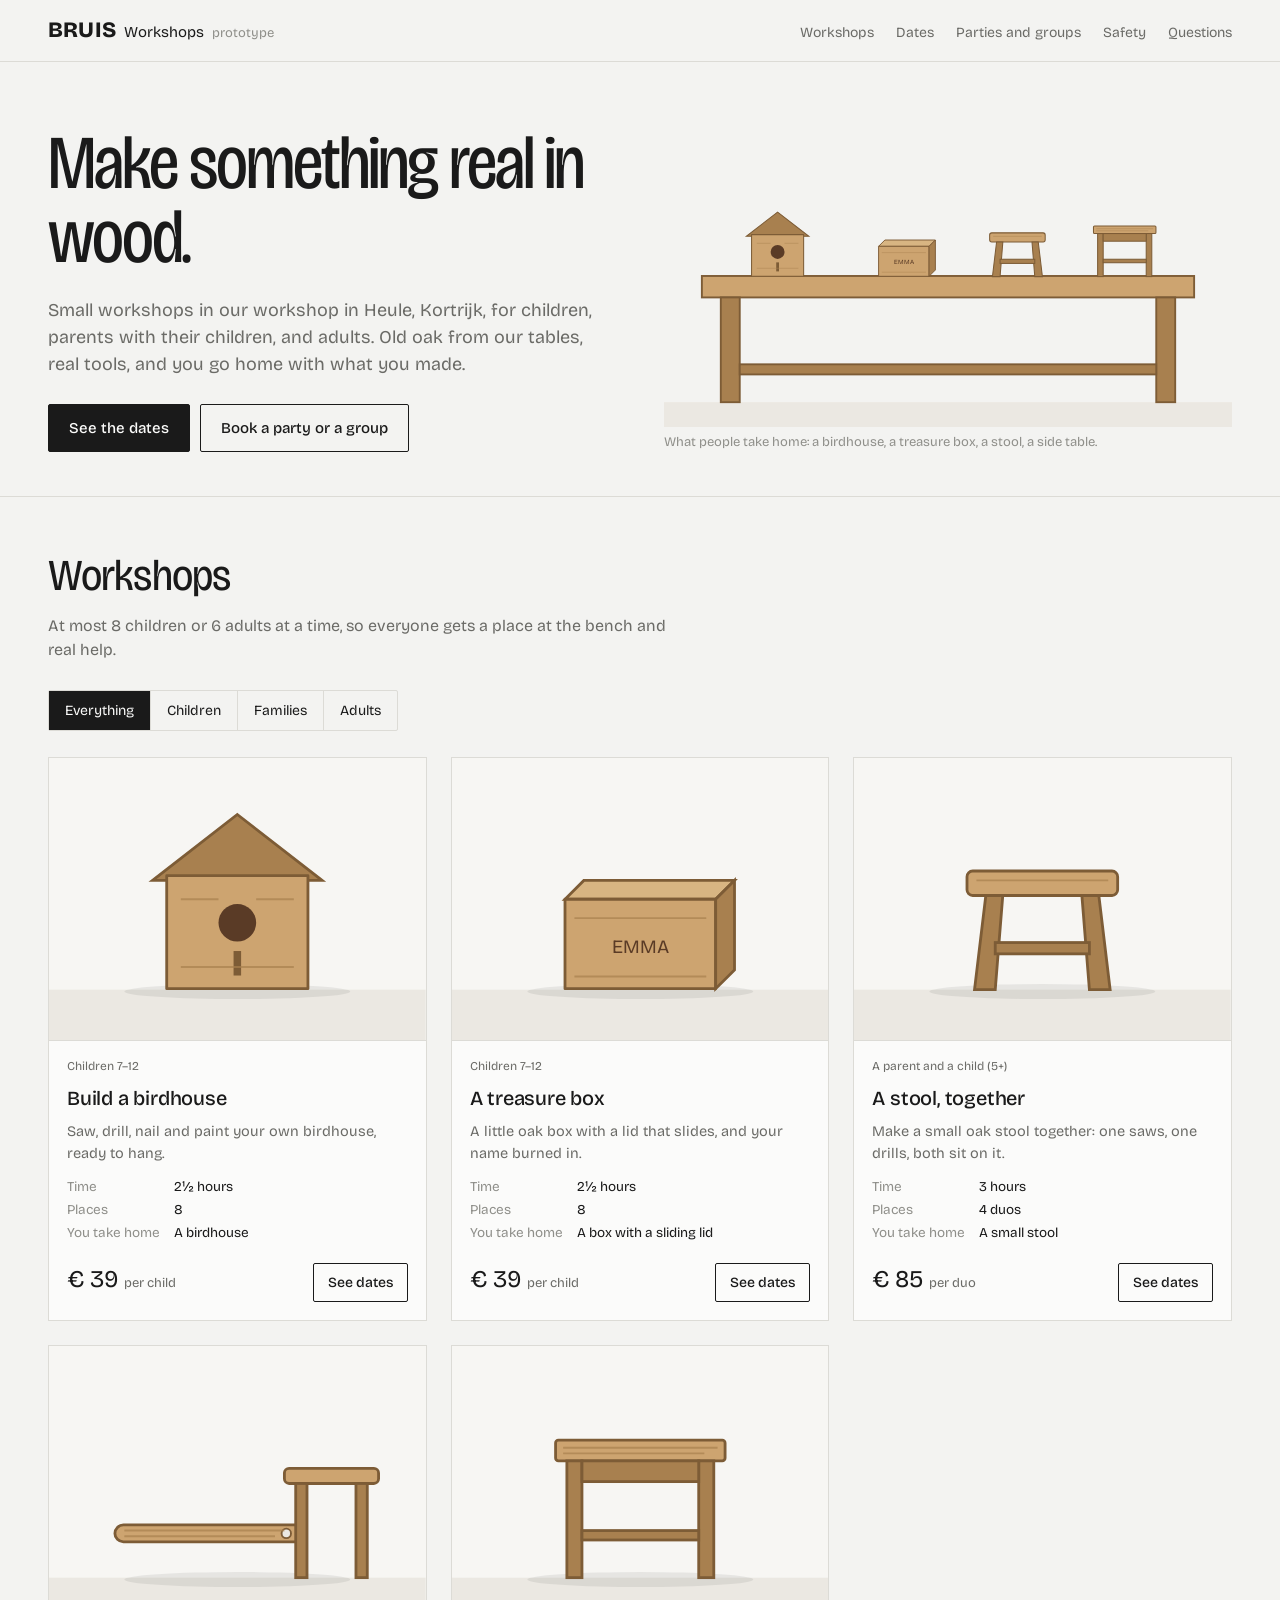
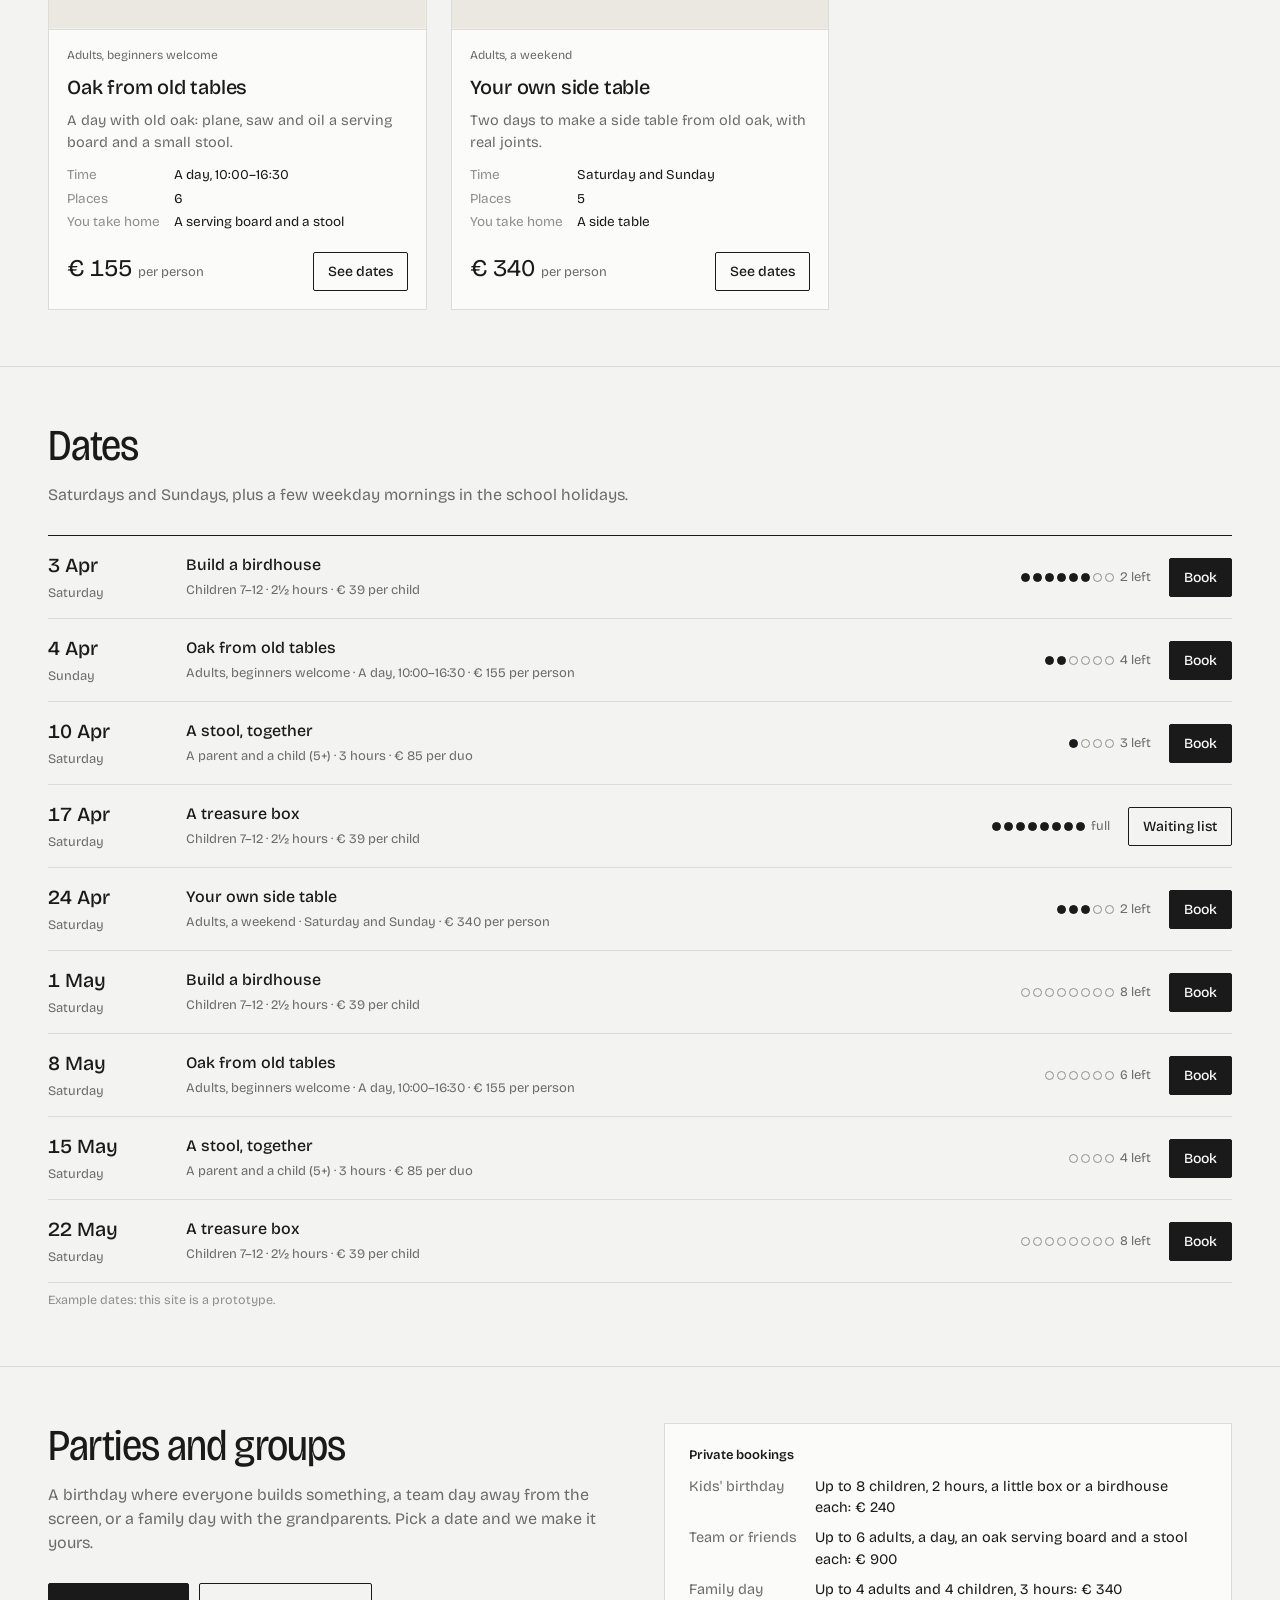
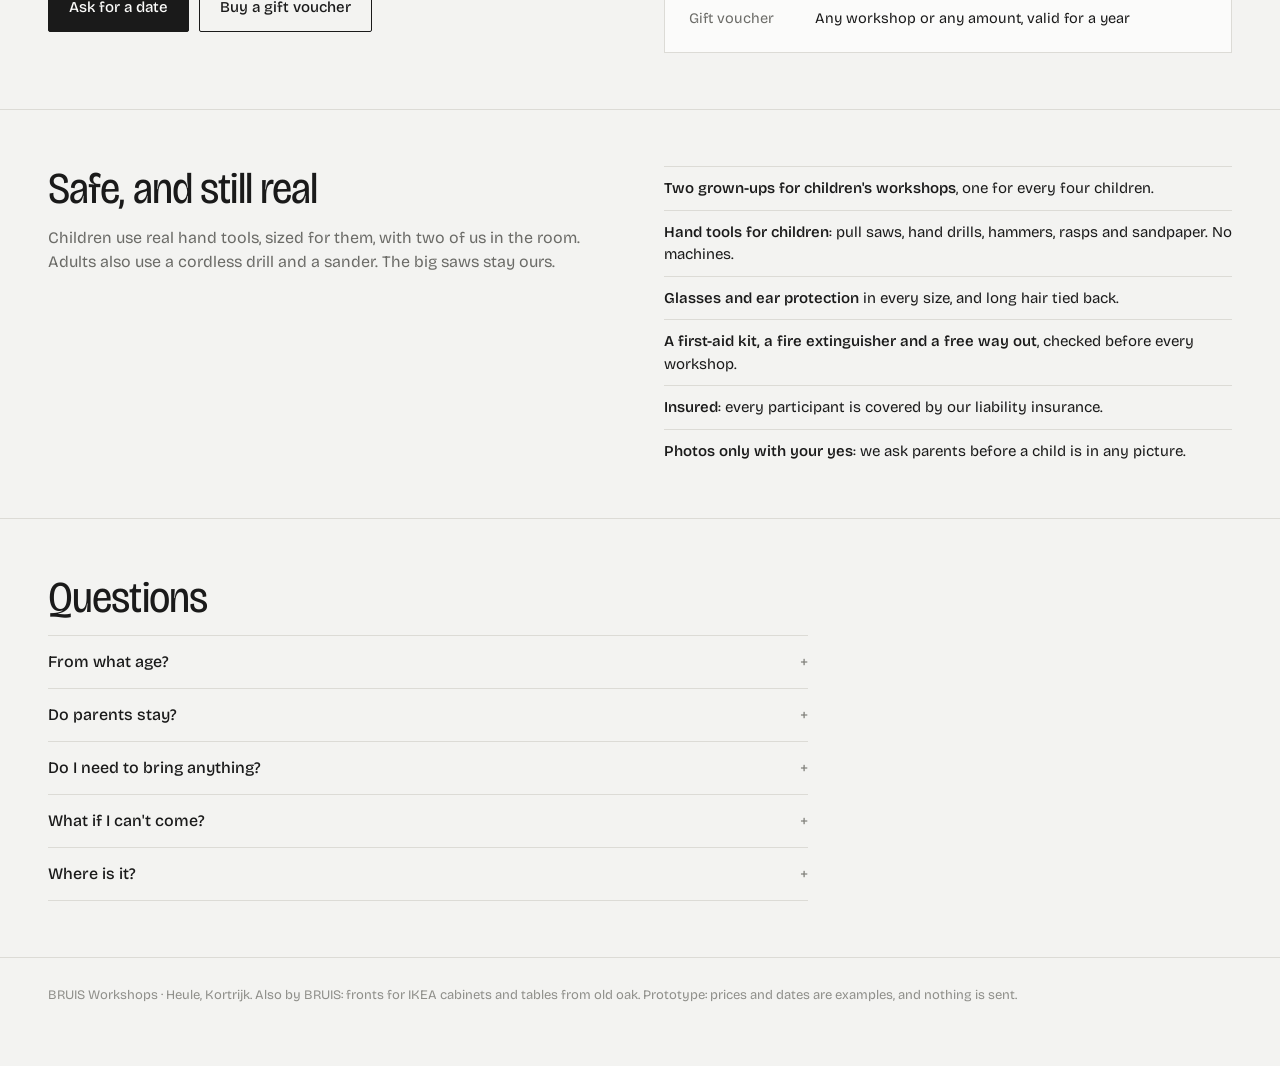
<file: workshops/index.html>
<!DOCTYPE html>
<html lang="en">
<head>
<meta charset="utf-8">
<meta name="viewport" content="width=device-width, initial-scale=1">
<title>BRUIS Workshops — make something real in wood (prototype)</title>
<link rel="preconnect" href="https://fonts.googleapis.com">
<link rel="stylesheet" href="https://fonts.googleapis.com/css2?family=Bricolage+Grotesque:opsz,wdth,wght@12..96,75..100,300..800&display=swap">
<style>
:root {
  --bg: #f3f3f1;
  --raised: #fbfbfa;
  --ink: #1a1a1a;
  --ink2: #6b6b67;
  --ink3: #8f8f8a;
  --line: #dcdbd6;
  --oak: #cda470;
  --oak2: #a8804f;
  --f: 'Bricolage Grotesque', system-ui, -apple-system, sans-serif;
}
* { box-sizing: border-box; }
html { scroll-behavior: smooth; }
body { margin: 0; background: var(--bg); color: var(--ink); font-family: var(--f); font-size: 16px; line-height: 1.5; -webkit-font-smoothing: antialiased; }
button, input, select, textarea { font: inherit; color: inherit; }
a { color: inherit; }
.wrap { max-width: 1240px; margin: 0 auto; padding-left: 28px; padding-right: 28px; }
header.top { border-bottom: 1px solid var(--line); background: var(--bg); position: sticky; top: 0; z-index: 10; }
header.top .wrap { display: flex; align-items: baseline; gap: 28px; padding-top: 14px; padding-bottom: 14px; }
.brand { font-size: 15px; display: flex; gap: 8px; align-items: baseline; text-decoration: none; }
.brand b { font-weight: 800; font-size: 22px; letter-spacing: 0.01em; }
.brand small { color: var(--ink3); font-size: 13px; }
nav.links { margin-left: auto; display: flex; gap: 22px; font-size: 14px; }
nav.links a { text-decoration: none; color: var(--ink2); }
nav.links a:hover { color: var(--ink); }

.hero { padding-top: 64px; padding-bottom: 44px; display: grid; grid-template-columns: 6fr 6fr; gap: 48px; align-items: end; }
h1 { font-weight: 400; font-size: clamp(40px, 6vw, 76px); line-height: 0.98; letter-spacing: -0.025em; margin: 0 0 22px; font-variation-settings: 'wdth' 85, 'opsz' 96; }
.lede { font-size: 18px; color: var(--ink2); max-width: 34em; margin: 0 0 26px; }
.btn { display: inline-block; border: 1px solid var(--ink); background: none; padding: 12px 20px; border-radius: 2px; cursor: pointer; text-decoration: none; font-weight: 500; font-size: 15px; }
.btn.pri { background: var(--ink); color: var(--raised); }
.btn.sm { padding: 8px 14px; font-size: 14px; }
.btn:disabled { opacity: 0.35; cursor: default; }
.btn:focus-visible, button:focus-visible, input:focus-visible, a:focus-visible { outline: 2px solid var(--ink); outline-offset: 3px; }
.btns { display: flex; gap: 10px; flex-wrap: wrap; }
.bench svg { width: 100%; height: auto; display: block; }
.bench p { font-size: 13px; color: var(--ink3); margin: 6px 0 0; }

section.block { border-top: 1px solid var(--line); padding: 56px 0; }
h2 { font-weight: 400; font-size: clamp(30px, 3.6vw, 44px); letter-spacing: -0.02em; line-height: 1.05; margin: 0 0 14px; font-variation-settings: 'wdth' 90, 'opsz' 72; }
h3 { font-size: 13px; font-weight: 600; margin: 0 0 10px; }
.sub { color: var(--ink2); max-width: 40em; margin: 0 0 28px; }

/* who is it for: a three-way switch */
.who { display: inline-grid; grid-template-columns: repeat(4, auto); border: 1px solid var(--line); border-radius: 2px; margin-bottom: 26px; }
.who button { border: 0; background: none; padding: 9px 16px; cursor: pointer; font-size: 14px; }
.who button + button { border-left: 1px solid var(--line); }
.who button.on { background: var(--ink); color: var(--raised); }

/* workshop cards: what you make, drawn, then the facts */
.cards { display: grid; grid-template-columns: repeat(3, 1fr); gap: 24px; }
.ws { background: var(--raised); border: 1px solid var(--line); display: flex; flex-direction: column; }
.ws .pic { aspect-ratio: 4 / 3; border-bottom: 1px solid var(--line); background: #f7f6f3; }
.ws .pic svg { width: 100%; height: 100%; display: block; }
.ws .body { padding: 16px 18px 18px; display: flex; flex-direction: column; gap: 8px; flex: 1; }
.ws .tag { font-size: 12px; color: var(--ink2); }
.ws h4 { margin: 0; font-size: 20px; font-weight: 500; letter-spacing: -0.01em; }
.ws p { margin: 0; color: var(--ink2); font-size: 14.5px; }
.ws dl { display: grid; grid-template-columns: auto 1fr; gap: 3px 14px; margin: 4px 0 0; font-size: 13.5px; }
.ws dt { color: var(--ink3); }
.ws dd { margin: 0; }
.ws .foot { margin-top: auto; padding-top: 10px; display: flex; align-items: baseline; justify-content: space-between; gap: 10px; }
.ws .price { font-size: 24px; font-variant-numeric: tabular-nums; }
.ws .price small { font-size: 13px; color: var(--ink2); }

/* dates */
.dates { border-top: 1px solid var(--ink); }
.date { display: grid; grid-template-columns: 120px 1fr auto auto; gap: 18px; align-items: center; border-bottom: 1px solid var(--line); padding: 14px 0; }
.date .d b { display: block; font-size: 20px; font-weight: 500; font-variant-numeric: tabular-nums; }
.date .d span { font-size: 13px; color: var(--ink2); }
.date .t b { display: block; font-weight: 500; }
.date .t span { font-size: 13px; color: var(--ink2); }
.seats { font-size: 13px; color: var(--ink2); white-space: nowrap; font-variant-numeric: tabular-nums; }
.seats i { display: inline-block; width: 9px; height: 9px; border-radius: 50%; border: 1px solid var(--ink3); margin-right: 3px; vertical-align: -1px; }
.seats i.f { background: var(--ink); border-color: var(--ink); }

.two { display: grid; grid-template-columns: 1fr 1fr; gap: 48px; align-items: start; }
.box { border: 1px solid var(--line); background: var(--raised); padding: 22px 24px; }
.box dl { margin: 0; display: grid; grid-template-columns: auto 1fr; gap: 8px 18px; font-size: 14.5px; }
.box dt { color: var(--ink2); }
.box dd { margin: 0; }
.rules { list-style: none; padding: 0; margin: 0; display: grid; gap: 10px; }
.rules li { border-top: 1px solid var(--line); padding-top: 10px; font-size: 15px; }
.rules b { font-weight: 560; }

details { border-top: 1px solid var(--line); padding: 14px 0; max-width: 760px; }
details:last-of-type { border-bottom: 1px solid var(--line); }
summary { cursor: pointer; font-weight: 500; list-style: none; display: flex; justify-content: space-between; }
summary::after { content: '+'; color: var(--ink3); }
details[open] summary::after { content: '–'; }
details p { color: var(--ink2); margin: 8px 0 0; max-width: 40em; }
footer { border-top: 1px solid var(--line); padding: 28px 0 60px; color: var(--ink3); font-size: 13px; }

.modal { position: fixed; inset: 0; background: rgba(20, 20, 20, 0.35); display: grid; place-items: center; z-index: 50; padding: 16px; }
.modal[hidden] { display: none; }
.mbox { background: var(--bg); max-width: 480px; width: 100%; padding: 26px; border-radius: 2px; max-height: 92vh; overflow: auto; }
.mbox h2 { font-size: 30px; }
.field { display: block; margin: 0 0 12px; font-size: 13px; color: var(--ink2); }
.field input, .field textarea, .field select { display: block; width: 100%; margin-top: 4px; border: 1px solid var(--line); background: var(--raised); padding: 10px 12px; border-radius: 2px; font-size: 15px; color: var(--ink); }
.qty { display: flex; align-items: center; gap: 12px; margin: 4px 0 14px; }
.qty button { width: 36px; height: 36px; border: 1px solid var(--line); background: var(--raised); border-radius: 2px; cursor: pointer; font-size: 18px; }
.qty b { font-size: 18px; min-width: 2ch; text-align: center; font-variant-numeric: tabular-nums; }
.sum { border-top: 1px solid var(--ink); padding-top: 12px; margin: 6px 0 16px; display: flex; justify-content: space-between; align-items: baseline; }
.sum b { font-size: 26px; font-weight: 400; font-variant-numeric: tabular-nums; }
.hint { font-size: 12.5px; color: var(--ink3); margin: 8px 0 0; }

@media (max-width: 900px) {
  .wrap { padding-left: 18px; padding-right: 18px; }
  nav.links { display: none; }
  .hero { grid-template-columns: 1fr; padding-top: 36px; gap: 26px; }
  .cards, .two { grid-template-columns: 1fr; gap: 20px; }
  .who { grid-template-columns: repeat(2, auto); }
  .who button:nth-child(3) { border-left: 0; }
  .who button:nth-child(n+3) { border-top: 1px solid var(--line); }
  .date { grid-template-columns: 82px 1fr; }
  .date .seats { grid-column: 2; }
  .date .btn { grid-column: 2; justify-self: start; }
}
@media (prefers-reduced-motion: reduce) { html { scroll-behavior: auto; } }
</style>
</head>
<body>
<header class="top"><div class="wrap">
  <a class="brand" href="#top"><b>BRUIS</b><span>Workshops</span><small>prototype</small></a>
  <nav class="links"><a href="#workshops">Workshops</a><a href="#dates">Dates</a><a href="#groups">Parties and groups</a><a href="#safe">Safety</a><a href="#faq">Questions</a></nav>
</div></header>

<main id="top">
  <div class="wrap hero">
    <div>
      <h1>Make something real in wood.</h1>
      <p class="lede">Small workshops in our workshop in Heule, Kortrijk, for children, parents with their children, and adults. Old oak from our tables, real tools, and you go home with what you made.</p>
      <div class="btns"><a class="btn pri" href="#dates">See the dates</a><a class="btn" href="#groups">Book a party or a group</a></div>
    </div>
    <div class="bench" id="bench"></div>
  </div>

  <section class="block" id="workshops"><div class="wrap">
    <h2>Workshops</h2>
    <p class="sub">At most 8 children or 6 adults at a time, so everyone gets a place at the bench and real help.</p>
    <div class="who" role="group" aria-label="Who is it for" id="who"></div>
    <div class="cards" id="cards"></div>
  </div></section>

  <section class="block" id="dates"><div class="wrap">
    <h2>Dates</h2>
    <p class="sub">Saturdays and Sundays, plus a few weekday mornings in the school holidays.</p>
    <div class="dates" id="datelist"></div>
    <p class="hint">Example dates: this site is a prototype.</p>
  </div></section>

  <section class="block" id="groups"><div class="wrap two">
    <div>
      <h2>Parties and groups</h2>
      <p class="sub">A birthday where everyone builds something, a team day away from the screen, or a family day with the grandparents. Pick a date and we make it yours.</p>
      <div class="btns"><button type="button" class="btn pri" data-act="group">Ask for a date</button><button type="button" class="btn" data-act="voucher">Buy a gift voucher</button></div>
    </div>
    <div class="box">
      <h3>Private bookings</h3>
      <dl>
        <dt>Kids' birthday</dt><dd>Up to 8 children, 2 hours, a little box or a birdhouse each: € 240</dd>
        <dt>Team or friends</dt><dd>Up to 6 adults, a day, an oak serving board and a stool each: € 900</dd>
        <dt>Family day</dt><dd>Up to 4 adults and 4 children, 3 hours: € 340</dd>
        <dt>Gift voucher</dt><dd>Any workshop or any amount, valid for a year</dd>
      </dl>
    </div>
  </div></section>

  <section class="block" id="safe"><div class="wrap two">
    <div>
      <h2>Safe, and still real</h2>
      <p class="sub">Children use real hand tools, sized for them, with two of us in the room. Adults also use a cordless drill and a sander. The big saws stay ours.</p>
    </div>
    <ul class="rules">
      <li><b>Two grown-ups for children's workshops</b>, one for every four children.</li>
      <li><b>Hand tools for children</b>: pull saws, hand drills, hammers, rasps and sandpaper. No machines.</li>
      <li><b>Glasses and ear protection</b> in every size, and long hair tied back.</li>
      <li><b>A first-aid kit, a fire extinguisher and a free way out</b>, checked before every workshop.</li>
      <li><b>Insured</b>: every participant is covered by our liability insurance.</li>
      <li><b>Photos only with your yes</b>: we ask parents before a child is in any picture.</li>
    </ul>
  </div></section>

  <section class="block" id="faq"><div class="wrap">
    <h2>Questions</h2>
    <details><summary>From what age?</summary><p>Children's workshops are for 7 to 12 years. In the family workshops children from 5 can join with a parent. Adult workshops are from 16.</p></details>
    <details><summary>Do parents stay?</summary><p>For children's workshops you can drop them off; we have two grown-ups in the room. For family workshops you work together.</p></details>
    <details><summary>Do I need to bring anything?</summary><p>Clothes that can get dusty and closed shoes. Tools, wood, glasses, aprons and drinks are there. For a full day, bring your lunch.</p></details>
    <details><summary>What if I can't come?</summary><p>Up to 7 days before, you get your money back. After that, send someone in your place or take a voucher for another date.</p></details>
    <details><summary>Where is it?</summary><p>In our workshop in Heule, Kortrijk (8501), with parking in the street. The full address comes with your booking.</p></details>
  </div></section>
</main>
<footer><div class="wrap">BRUIS Workshops · Heule, Kortrijk. Also by BRUIS: fronts for IKEA cabinets and tables from old oak. Prototype: prices and dates are examples, and nothing is sent.</div></footer>
<div class="modal" id="modal" hidden role="dialog" aria-modal="true"><div class="mbox" id="mbox"></div></div>

<script>
/* ---------- the workshops ---------- */
const WS = {
  kids: { who: 'kids', name: 'Build a birdhouse', tag: 'Children 7–12', blurb: 'Saw, drill, nail and paint your own birdhouse, ready to hang.', time: '2½ hours', places: 8, price: 39, unit: 'per child', take: 'A birdhouse', draw: 'birdhouse' },
  kidsbox: { who: 'kids', name: 'A treasure box', tag: 'Children 7–12', blurb: 'A little oak box with a lid that slides, and your name burned in.', time: '2½ hours', places: 8, price: 39, unit: 'per child', take: 'A box with a sliding lid', draw: 'box' },
  family: { who: 'family', name: 'A stool, together', tag: 'A parent and a child (5+)', blurb: 'Make a small oak stool together: one saws, one drills, both sit on it.', time: '3 hours', places: 4, price: 85, unit: 'per duo', take: 'A small stool', draw: 'stool' },
  adultday: { who: 'adults', name: 'Oak from old tables', tag: 'Adults, beginners welcome', blurb: 'A day with old oak: plane, saw and oil a serving board and a small stool.', time: 'A day, 10:00–16:30', places: 6, price: 155, unit: 'per person', take: 'A serving board and a stool', draw: 'board' },
  weekend: { who: 'adults', name: 'Your own side table', tag: 'Adults, a weekend', blurb: 'Two days to make a side table from old oak, with real joints.', time: 'Saturday and Sunday', places: 5, price: 340, unit: 'per person', take: 'A side table', draw: 'side' }
};
const WHO = [['all', 'Everything'], ['kids', 'Children'], ['family', 'Families'], ['adults', 'Adults']];
// example dates, 2027
const DATES = [
  ['2027-04-03', 'kids', 6], ['2027-04-04', 'adultday', 2], ['2027-04-10', 'family', 1], ['2027-04-17', 'kidsbox', 8], ['2027-04-24', 'weekend', 3],
  ['2027-05-01', 'kids', 0], ['2027-05-08', 'adultday', 0], ['2027-05-15', 'family', 0], ['2027-05-22', 'kidsbox', 0]
];
let S = { who: 'all' };
const eur = v => '€ ' + Math.round(v).toLocaleString('en-IE');
const esc = s => String(s).replace(/[&<>"]/g, c => ({ '&': '&amp;', '<': '&lt;', '>': '&gt;', '"': '&quot;' })[c]);

/* ---------- what you take home, drawn in oak ---------- */
function drawThing(k) {
  const o = 'fill="#cda470" stroke="#7d5c36" stroke-width="3" stroke-linejoin="round"', d = 'fill="#a8804f" stroke="#7d5c36" stroke-width="3"', g = 'stroke="#a8804f" stroke-width="2" fill="none" opacity=".7"';
  const floor = '<rect x="0" y="246" width="400" height="54" fill="#ebe8e2"/><ellipse cx="200" cy="248" rx="120" ry="8" fill="#000" opacity=".07"/>';
  const T = {
    birdhouse: `<polygon points="200,60 290,130 110,130" ${d}/><rect x="125" y="125" width="150" height="120" ${o}/><circle cx="200" cy="175" r="20" fill="#5a3b26"/><rect x="196" y="205" width="8" height="26" fill="#7d5c36"/><path d="M140 150 h40 M220 150 h40 M140 222 h120" ${g}/>`,
    box: `<polygon points="120,150 280,150 300,130 140,130" fill="#d8b582" stroke="#7d5c36" stroke-width="3"/><rect x="120" y="150" width="160" height="95" ${o}/><polygon points="280,150 300,130 300,225 280,245" ${d}/><text x="200" y="207" text-anchor="middle" font-family="Bricolage Grotesque, sans-serif" font-size="20" fill="#5a3b26">EMMA</text><path d="M130 170 h140 M130 232 h140" ${g}/>`,
    stool: `<rect x="120" y="120" width="160" height="26" rx="6" ${o}/><polygon points="140,146 158,146 150,246 128,246" ${d}/><polygon points="242,146 260,146 272,246 250,246" ${d}/><rect x="150" y="196" width="100" height="12" ${d}/><path d="M130 130 h140" ${g}/>`,
    board: `<rect x="70" y="190" width="200" height="18" rx="9" ${o}/><circle cx="252" cy="199" r="5" fill="#ebe8e2" stroke="#7d5c36" stroke-width="2"/><rect x="250" y="130" width="100" height="16" rx="5" ${o}/><rect x="262" y="146" width="12" height="100" ${d}/><rect x="326" y="146" width="12" height="100" ${d}/><path d="M80 196 h170 M80 202 h160" ${g}/>`,
    side: `<rect x="110" y="100" width="180" height="22" rx="3" ${o}/><rect x="122" y="122" width="16" height="124" ${d}/><rect x="262" y="122" width="16" height="124" ${d}/><rect x="138" y="122" width="124" height="22" ${d}/><rect x="138" y="196" width="124" height="10" ${d}/><path d="M118 108 h164 M118 114 h150" ${g}/>`
  };
  return `<svg viewBox="0 0 400 300" role="img" aria-label="${esc(k)}">${floor}${T[k]}</svg>`;
}
function bench() {
  // the hero: a workbench with the things people make on it
  const one = (k, x, s) => drawThing(k).replace('<svg viewBox="0 0 400 300"', `<svg x="${x}" y="${161 - 246 * s}" width="${400 * s}" height="${300 * s}" viewBox="0 0 400 300"`).replace(/<rect x="0" y="246"[^>]*\/>|<ellipse[^>]*opacity=".07"\/>/g, '');
  return `<svg viewBox="0 0 900 400" role="img" aria-label="A workbench with a birdhouse, a box, a stool and a side table"><rect x="0" y="360" width="900" height="40" fill="#ebe8e2"/><rect x="60" y="160" width="780" height="34" fill="#cda470" stroke="#7d5c36" stroke-width="3"/><rect x="90" y="194" width="30" height="166" fill="#a8804f" stroke="#7d5c36" stroke-width="3"/><rect x="780" y="194" width="30" height="166" fill="#a8804f" stroke="#7d5c36" stroke-width="3"/><rect x="120" y="300" width="660" height="16" fill="#a8804f" stroke="#7d5c36" stroke-width="3"/>${one('birdhouse', 70, 0.55)}${one('box', 280, 0.5)}${one('stool', 450, 0.55)}${one('side', 620, 0.55)}</svg><p>What people take home: a birdhouse, a treasure box, a stool, a side table.</p>`;
}
function cardHTML(k) {
  const w = WS[k];
  return `<article class="ws"><div class="pic">${drawThing(w.draw)}</div><div class="body"><span class="tag">${esc(w.tag)}</span><h4>${esc(w.name)}</h4><p>${esc(w.blurb)}</p>
    <dl><dt>Time</dt><dd>${esc(w.time)}</dd><dt>Places</dt><dd>${w.places}${w.unit === 'per duo' ? ' duos' : ''}</dd><dt>You take home</dt><dd>${esc(w.take)}</dd></dl>
    <div class="foot"><span class="price">${eur(w.price)} <small>${w.unit}</small></span><button type="button" class="btn sm" data-act="pick" data-a="${k}">See dates</button></div></div></article>`;
}
function dayWords(iso) {
  const d = new Date(iso + 'T12:00:00');
  return { day: d.toLocaleDateString('en-GB', { day: 'numeric', month: 'short' }), wd: d.toLocaleDateString('en-GB', { weekday: 'long' }) };
}
function render() {
  document.getElementById('who').innerHTML = WHO.map(([k, n]) => `<button type="button" class="${S.who === k ? 'on' : ''}" data-act="who" data-a="${k}">${n}</button>`).join('');
  document.getElementById('cards').innerHTML = Object.keys(WS).filter(k => S.who === 'all' || WS[k].who === S.who).map(cardHTML).join('');
  document.getElementById('datelist').innerHTML = DATES.filter(([, k]) => S.who === 'all' || WS[k].who === S.who)
    .map(([iso, k, taken], i) => {
      const w = WS[k], d = dayWords(iso), left = w.places - taken;
      return `<div class="date"><div class="d"><b>${d.day}</b><span>${d.wd}</span></div><div class="t"><b>${esc(w.name)}</b><span>${esc(w.tag)} · ${esc(w.time)} · ${eur(w.price)} ${w.unit}</span></div><span class="seats">${'<i class="f"></i>'.repeat(taken)}${'<i></i>'.repeat(left)} ${left ? left + ' left' : 'full'}</span><button type="button" class="btn sm ${left ? 'pri' : ''}" data-act="${left ? 'book' : 'wait'}" data-a="${i}">${left ? 'Book' : 'Waiting list'}</button></div>`;
    }).join('') || '<p class="sub">No dates yet for this group: ask for one.</p>';
}

let B = null;
function modal(html) { document.getElementById('mbox').innerHTML = html; document.getElementById('modal').hidden = false; const f = document.querySelector('#mbox input'); if (f) setTimeout(() => f.focus(), 30); }
function bookHTML() {
  const [iso, k, taken] = DATES[B.i], w = WS[k], d = dayWords(iso), left = w.places - taken;
  return `<h2>${esc(w.name)}</h2><p class="sub" style="margin-bottom:16px">${d.wd} ${d.day} 2027 · ${esc(w.time)} · ${esc(w.tag)}</p>
    <span class="field">${w.unit === 'per duo' ? 'Duos' : w.unit === 'per child' ? 'Children' : 'People'}</span>
    <div class="qty"><button type="button" data-act="q" data-a="-1" aria-label="One less">−</button><b>${B.n}</b><button type="button" data-act="q" data-a="1" aria-label="One more" ${B.n >= left ? 'disabled' : ''}>+</button><span class="hint" style="margin:0">${left} left</span></div>
    <label class="field">Your name<input autocomplete="name"></label>
    <label class="field">E-mail<input type="email" autocomplete="email"></label>
    ${w.who !== 'adults' ? '<label class="field">Children\'s names and ages<input placeholder="e.g. Emma, 9"></label>' : ''}
    <div class="sum"><span>Total</span><b>${eur(w.price * B.n)}</b></div>
    <div class="btns"><button type="button" class="btn pri" data-act="sent">Book and pay</button><button type="button" class="btn" data-act="close">Not now</button></div>
    <p class="hint">Prototype: nothing is booked or paid. Money back up to 7 days before.</p>`;
}
function form(title, lede, extra, send) {
  modal(`<h2>${title}</h2><p class="sub" style="margin-bottom:18px">${lede}</p>
    <label class="field">Your name<input autocomplete="name"></label>
    <label class="field">E-mail<input type="email" autocomplete="email"></label>${extra}
    <div class="btns"><button type="button" class="btn pri" data-act="sent">${send}</button><button type="button" class="btn" data-act="close">Not now</button></div>
    <p class="hint">Prototype: nothing is sent yet.</p>`);
}
document.addEventListener('click', e => {
  const b = e.target.closest('[data-act]');
  if (!b) { if (e.target.id === 'modal') document.getElementById('modal').hidden = true; return; }
  const a = b.dataset.a;
  switch (b.dataset.act) {
    case 'who': S.who = a; render(); return;
    case 'pick': S.who = WS[a].who; render(); document.getElementById('dates').scrollIntoView(); return;
    case 'book': B = { i: +a, n: 1 }; modal(bookHTML()); return;
    case 'q': { const [, k, taken] = DATES[B.i]; B.n = Math.max(1, Math.min(WS[k].places - taken, B.n + +a)); modal(bookHTML()); return; }
    case 'wait': return form('Waiting list', 'This one is full. We e-mail you when a place frees up or when we add a date.', '', 'Put me on the list');
    case 'group': return form('Ask for a date', 'A party, a team day or a family day: tell us what you have in mind.', '<label class="field">What kind<select><option>Kids\' birthday</option><option>Team or friends</option><option>Family day</option></select></label><label class="field">How many, and which dates suit you<textarea rows="3"></textarea></label>', 'Send');
    case 'voucher': return form('Gift voucher', 'For a workshop or an amount, valid for a year. We e-mail it as a PDF to print or forward.', '<label class="field">Amount or workshop<input placeholder="e.g. € 85, or A stool, together"></label>', 'Buy voucher');
    case 'sent': modal('<h2>Thank you</h2><p class="sub">In the real site you would get a confirmation by e-mail. This prototype sends nothing.</p><button type="button" class="btn" data-act="close">Close</button>'); return;
    case 'close': document.getElementById('modal').hidden = true; return;
  }
});
document.addEventListener('keydown', e => { if (e.key === 'Escape') document.getElementById('modal').hidden = true; });
document.getElementById('bench').innerHTML = bench();
render();
</script>
</body>
</html>
</file>
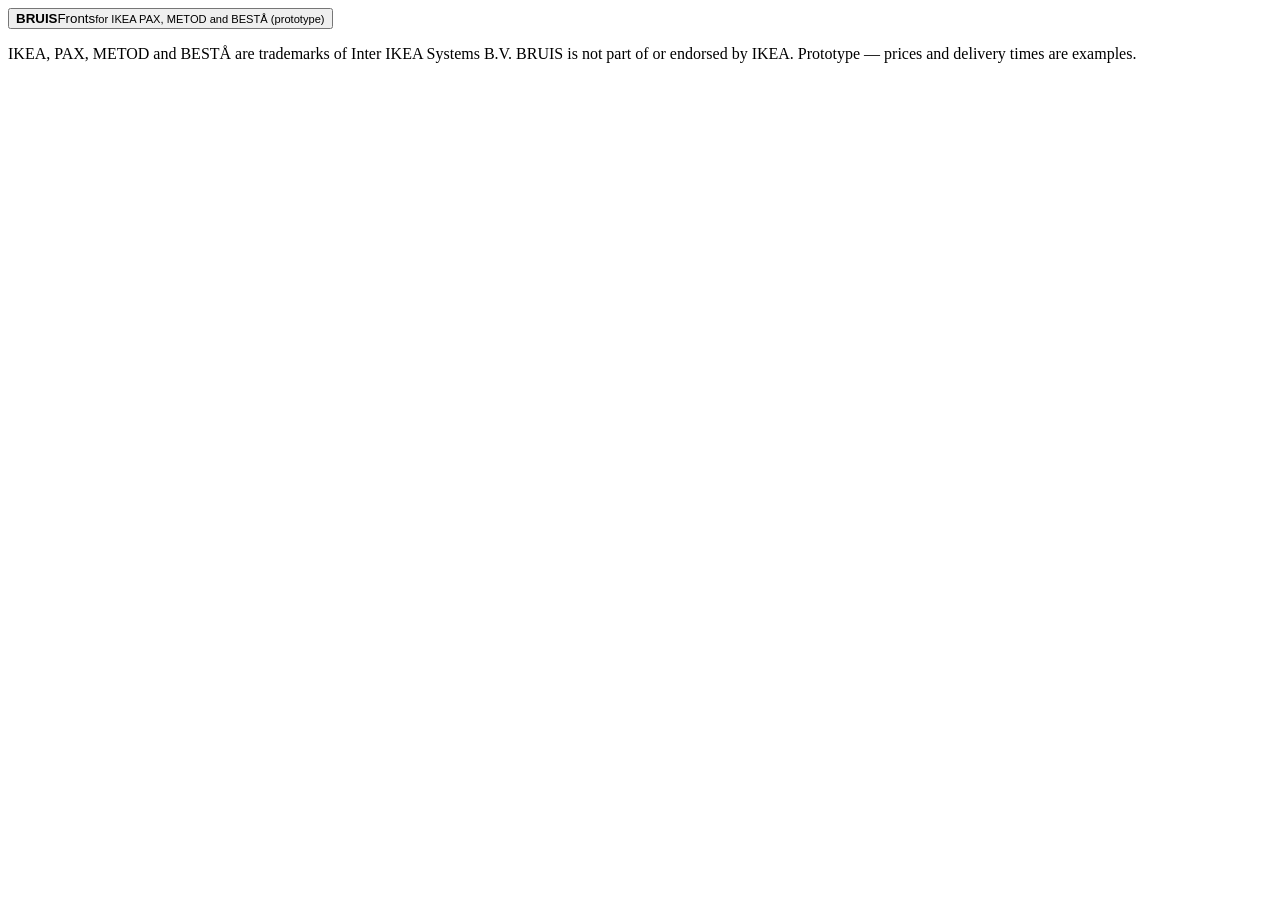
<file: fronts/src/app.html>
<!DOCTYPE html>
<html lang="en">
<head>
<meta charset="utf-8">
<meta name="viewport" content="width=device-width, initial-scale=1, viewport-fit=cover">
<title>BRUIS Fronts — custom fronts for IKEA PAX, METOD and BESTÅ</title>
<link rel="preconnect" href="https://fonts.googleapis.com">
<link rel="stylesheet" href="https://fonts.googleapis.com/css2?family=Bricolage+Grotesque:opsz,wdth,wght@12..96,75..100,300..800&display=swap">
<script type="importmap">{"imports":{"three":"https://cdn.jsdelivr.net/npm/three@0.170.0/build/three.module.js","three/":"https://cdn.jsdelivr.net/npm/three@0.170.0/","three-mesh-bvh":"https://cdn.jsdelivr.net/npm/three-mesh-bvh@0.8.3/build/index.module.js","three-gpu-pathtracer":"https://cdn.jsdelivr.net/npm/three-gpu-pathtracer@0.0.23/build/index.module.js"}}</script>
<style>
/*@CSS@*/
</style>
</head>
<body>
<div class="app" id="app">
  <header class="top">
    <button type="button" class="brand" data-act="home" aria-label="BRUIS Fronts, home"><b>BRUIS</b><span>Fronts</span><small>for IKEA PAX, METOD and BESTÅ (prototype)</small></button>
    <nav class="steps" id="steps" aria-label="Steps"></nav>
  </header>
  <section class="home" id="home" hidden></section>
  <main class="main">
    <section class="stage" aria-label="Your cabinets with the new fronts">
      <div class="pic" id="pic"></div>
      <div class="pic pic3d" id="pic3d" hidden></div>
      <div class="stagebar" id="stagebar"></div>
    </section>
    <aside class="panel" id="panel"></aside>
  </main>
  <footer class="pbar" id="pbar"></footer>
  <nav class="bsteps" id="bsteps" aria-label="Steps"></nav>
</div>
<div class="modal" id="modal" hidden role="dialog" aria-modal="true"><div class="mbox" id="mbox"></div></div>
<p class="legal">IKEA, PAX, METOD and BESTÅ are trademarks of Inter IKEA Systems B.V. BRUIS is not part of or endorsed by IKEA. Prototype — prices and delivery times are examples.</p>
<script>
/*@JS@*/
</script>
</body>
</html>
</file>
